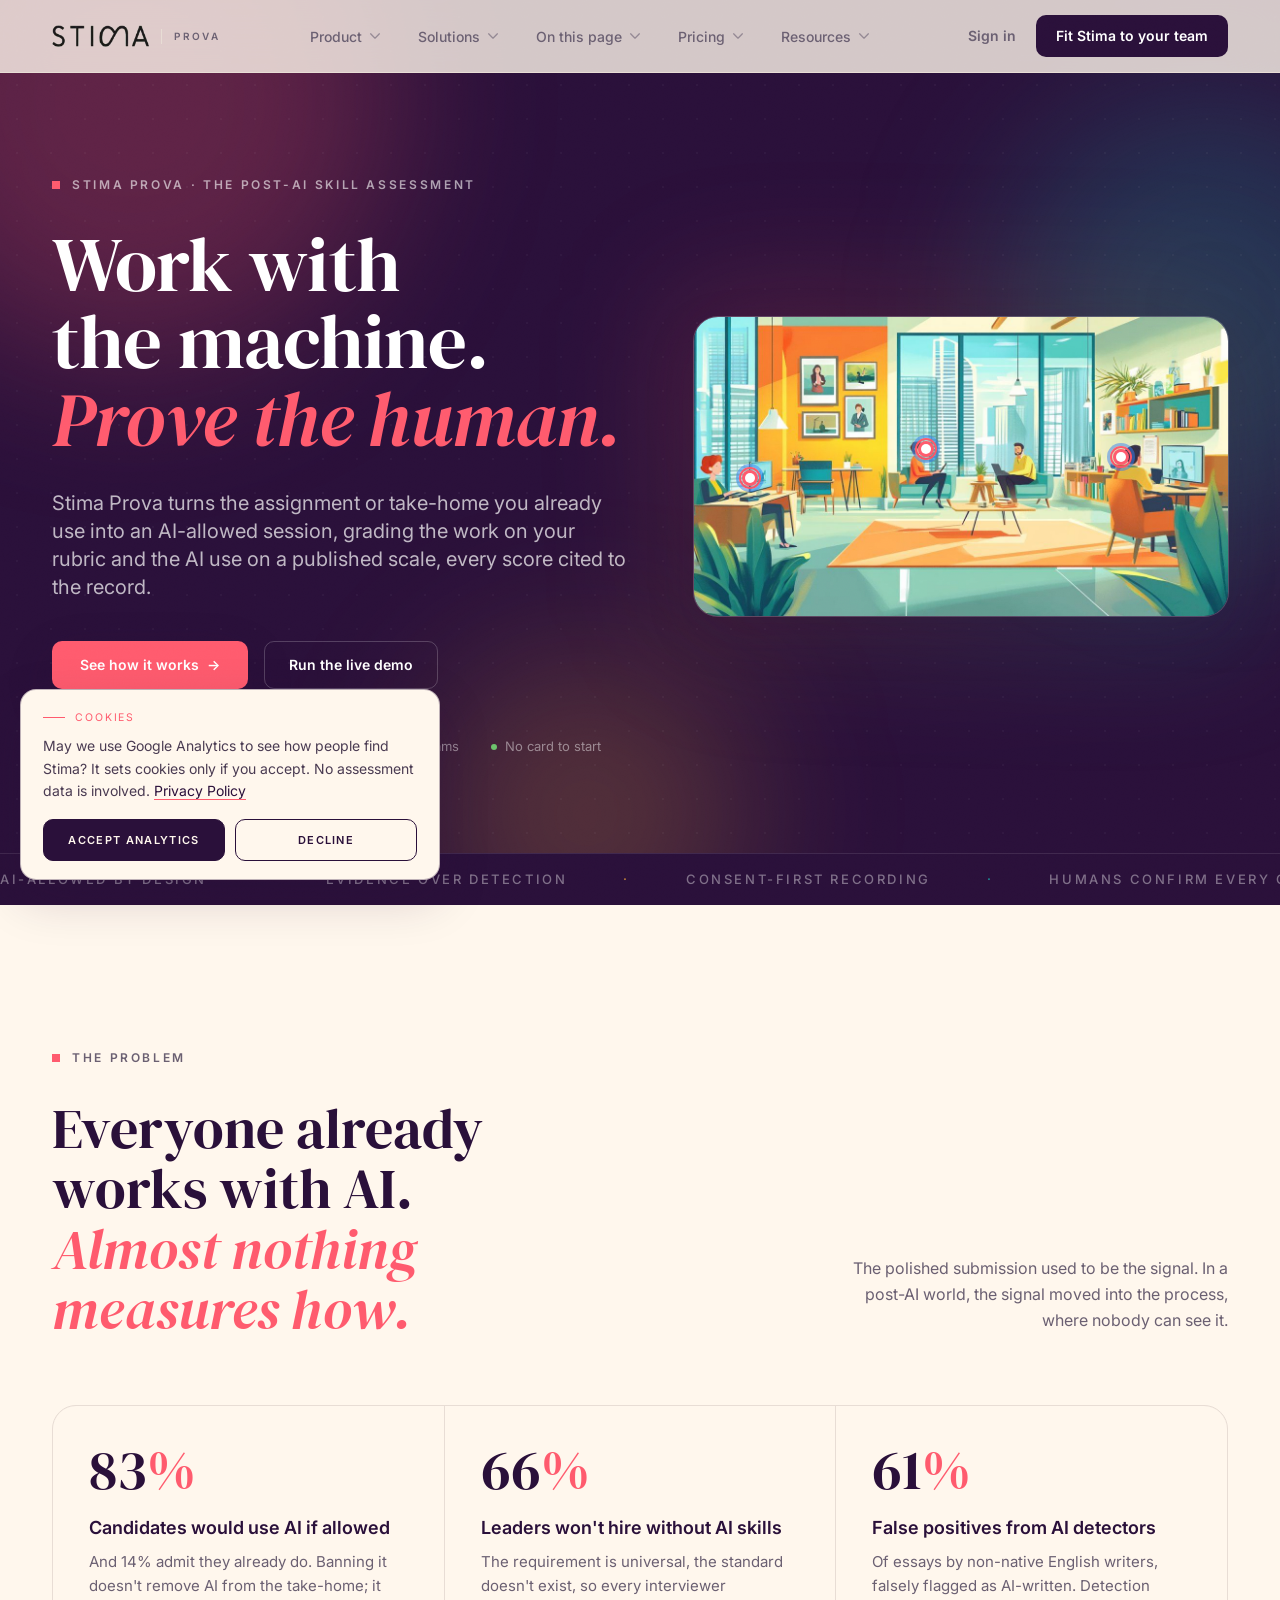
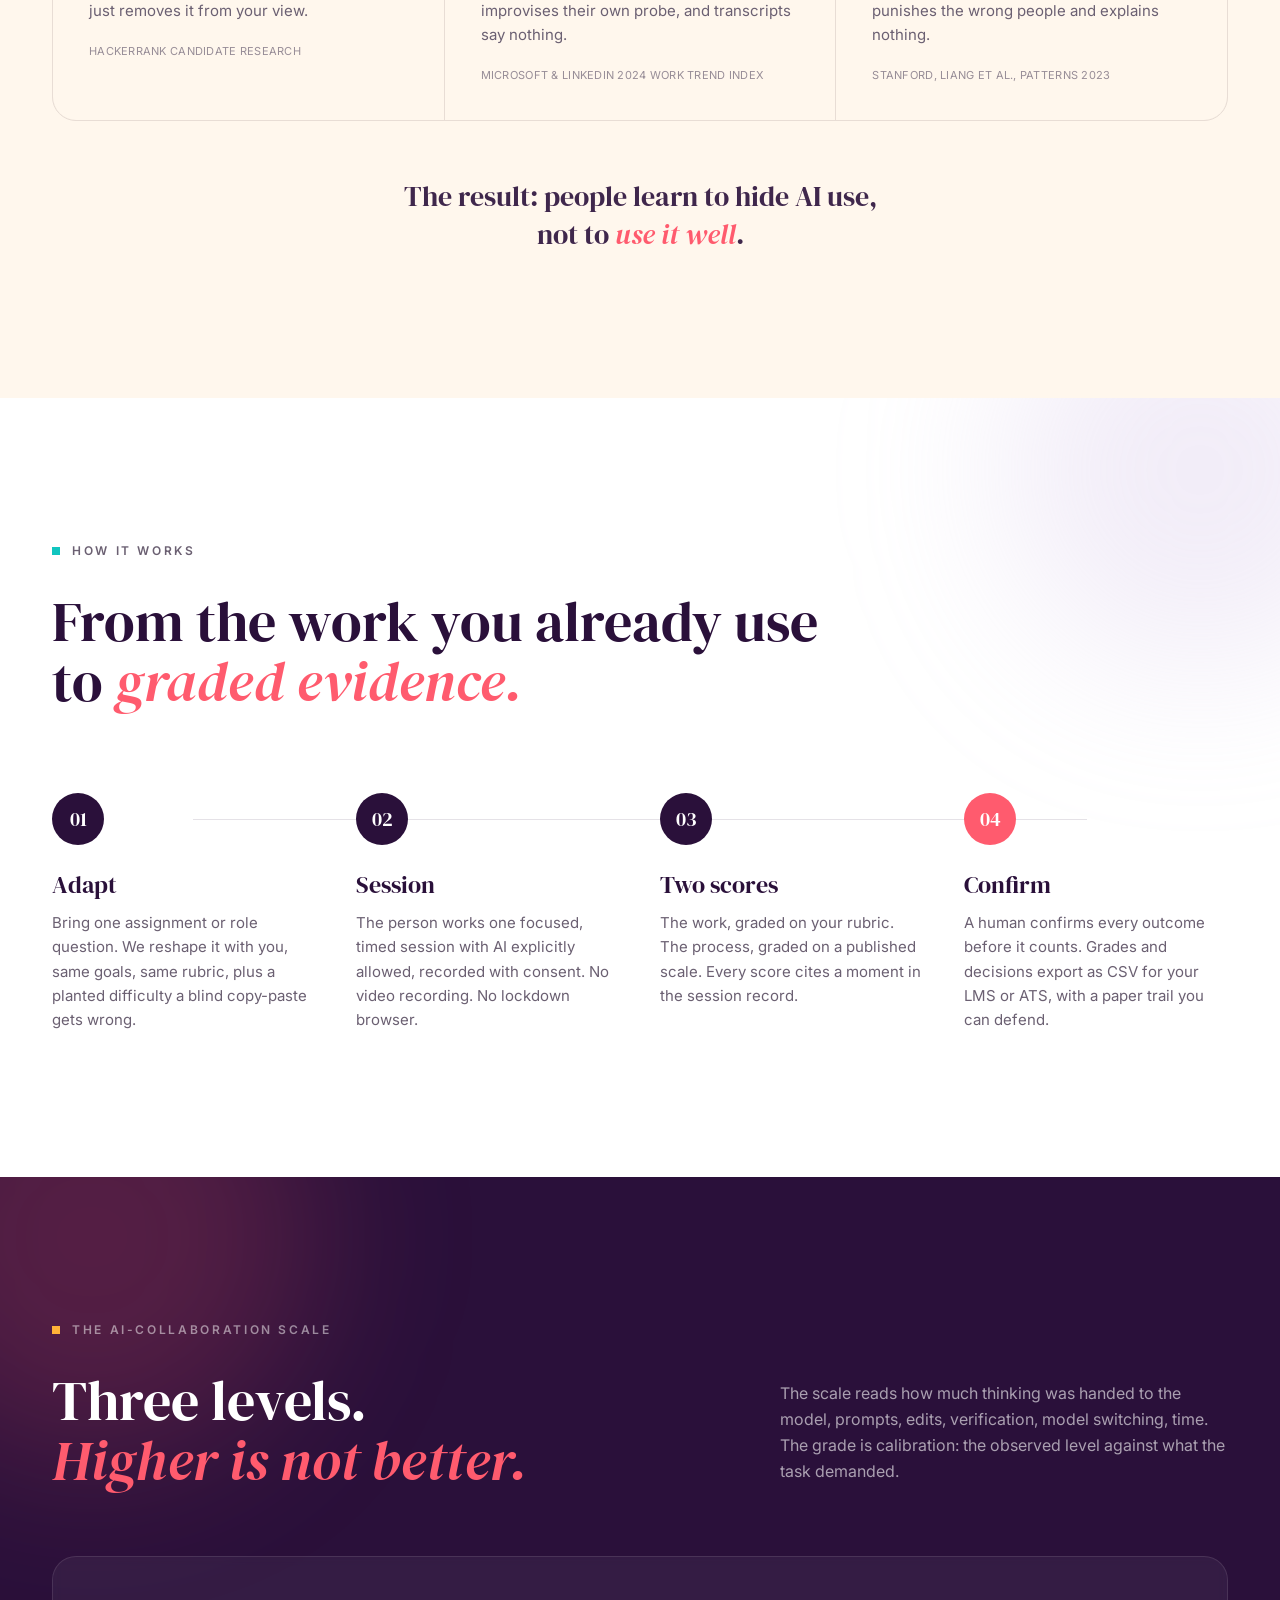
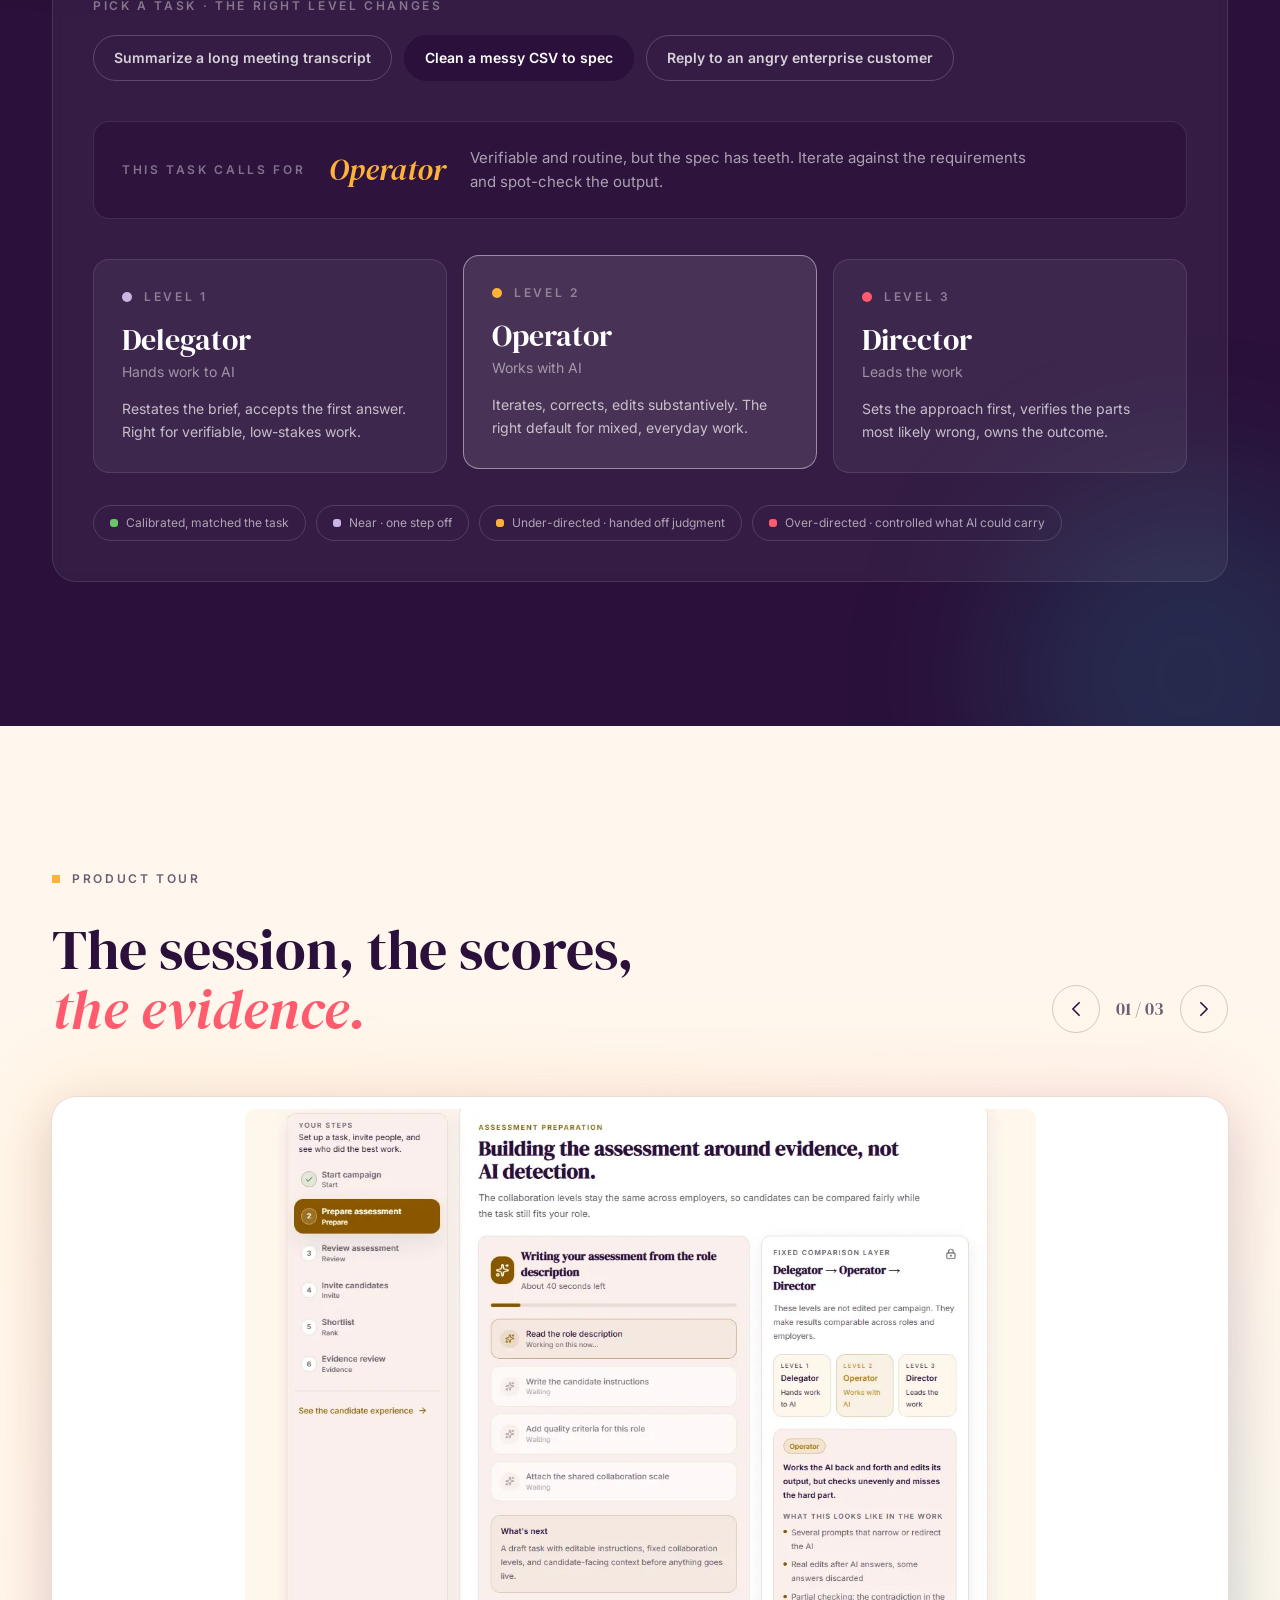
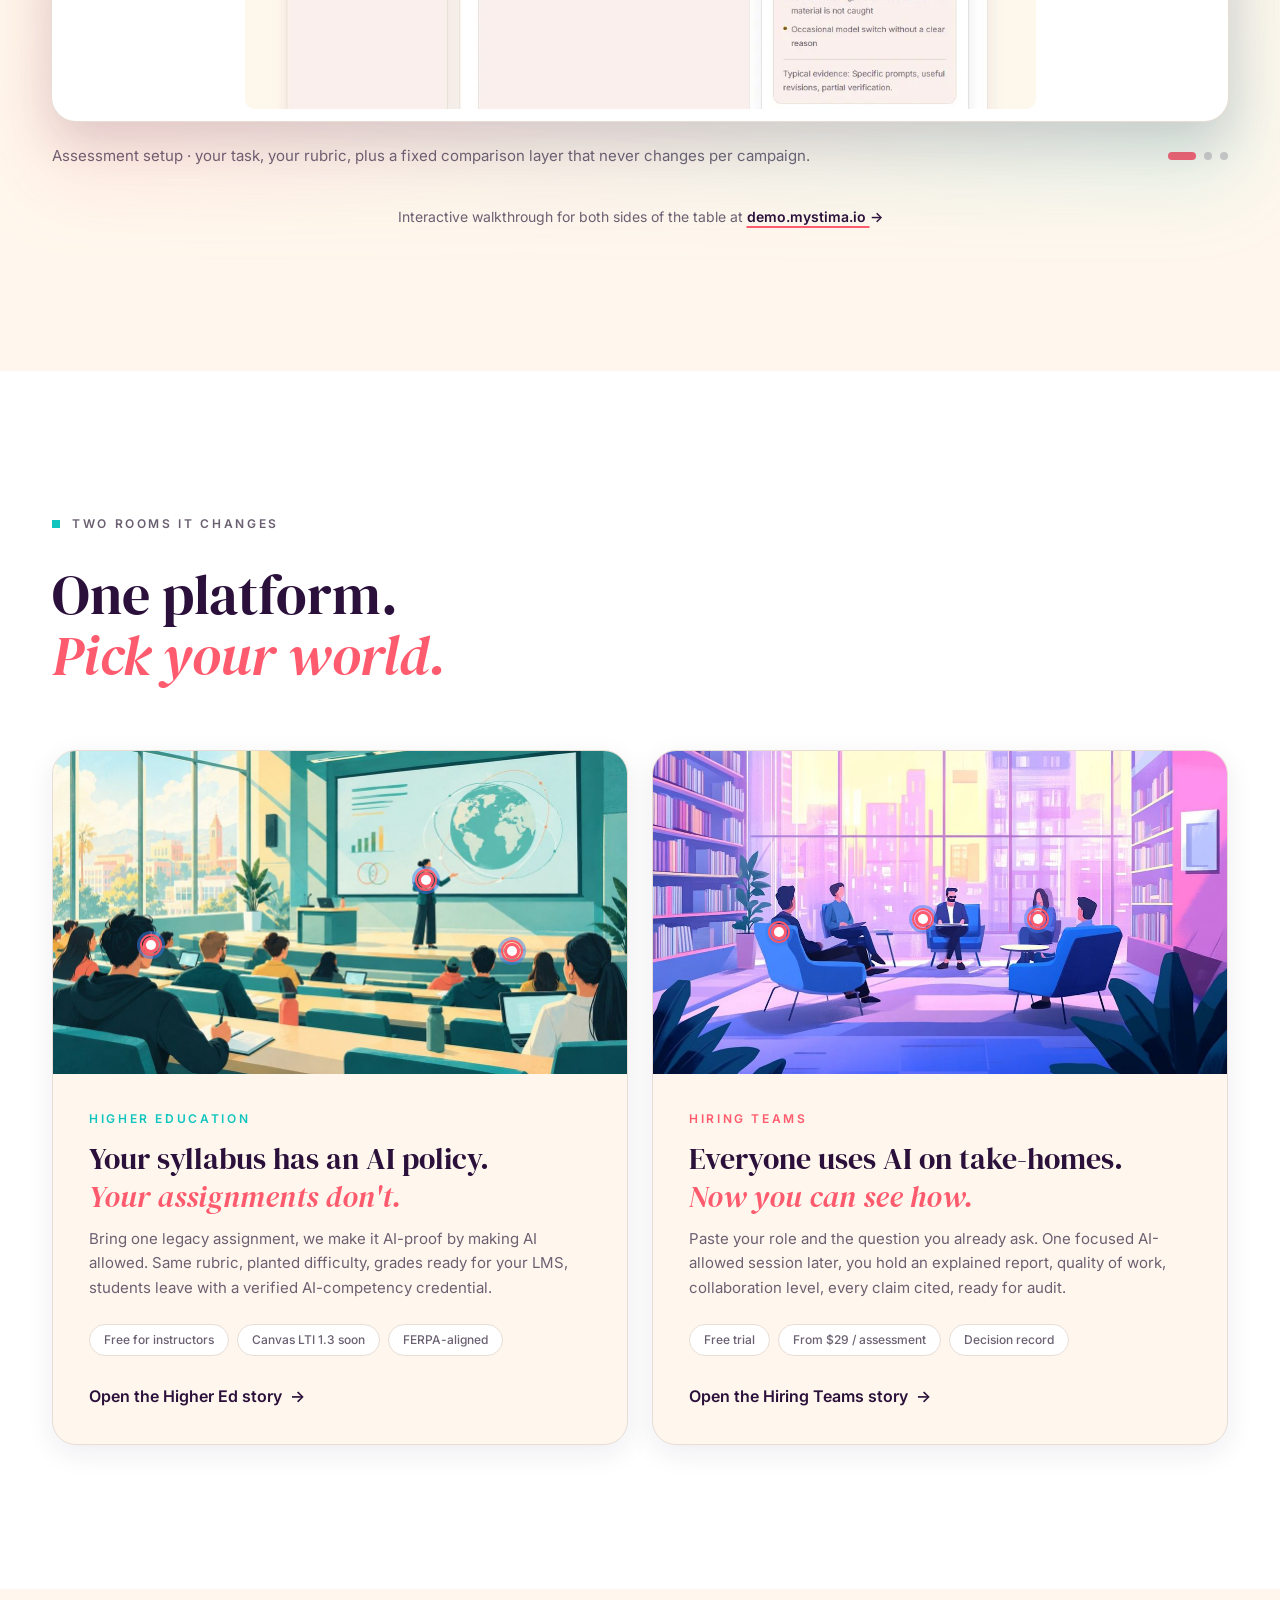
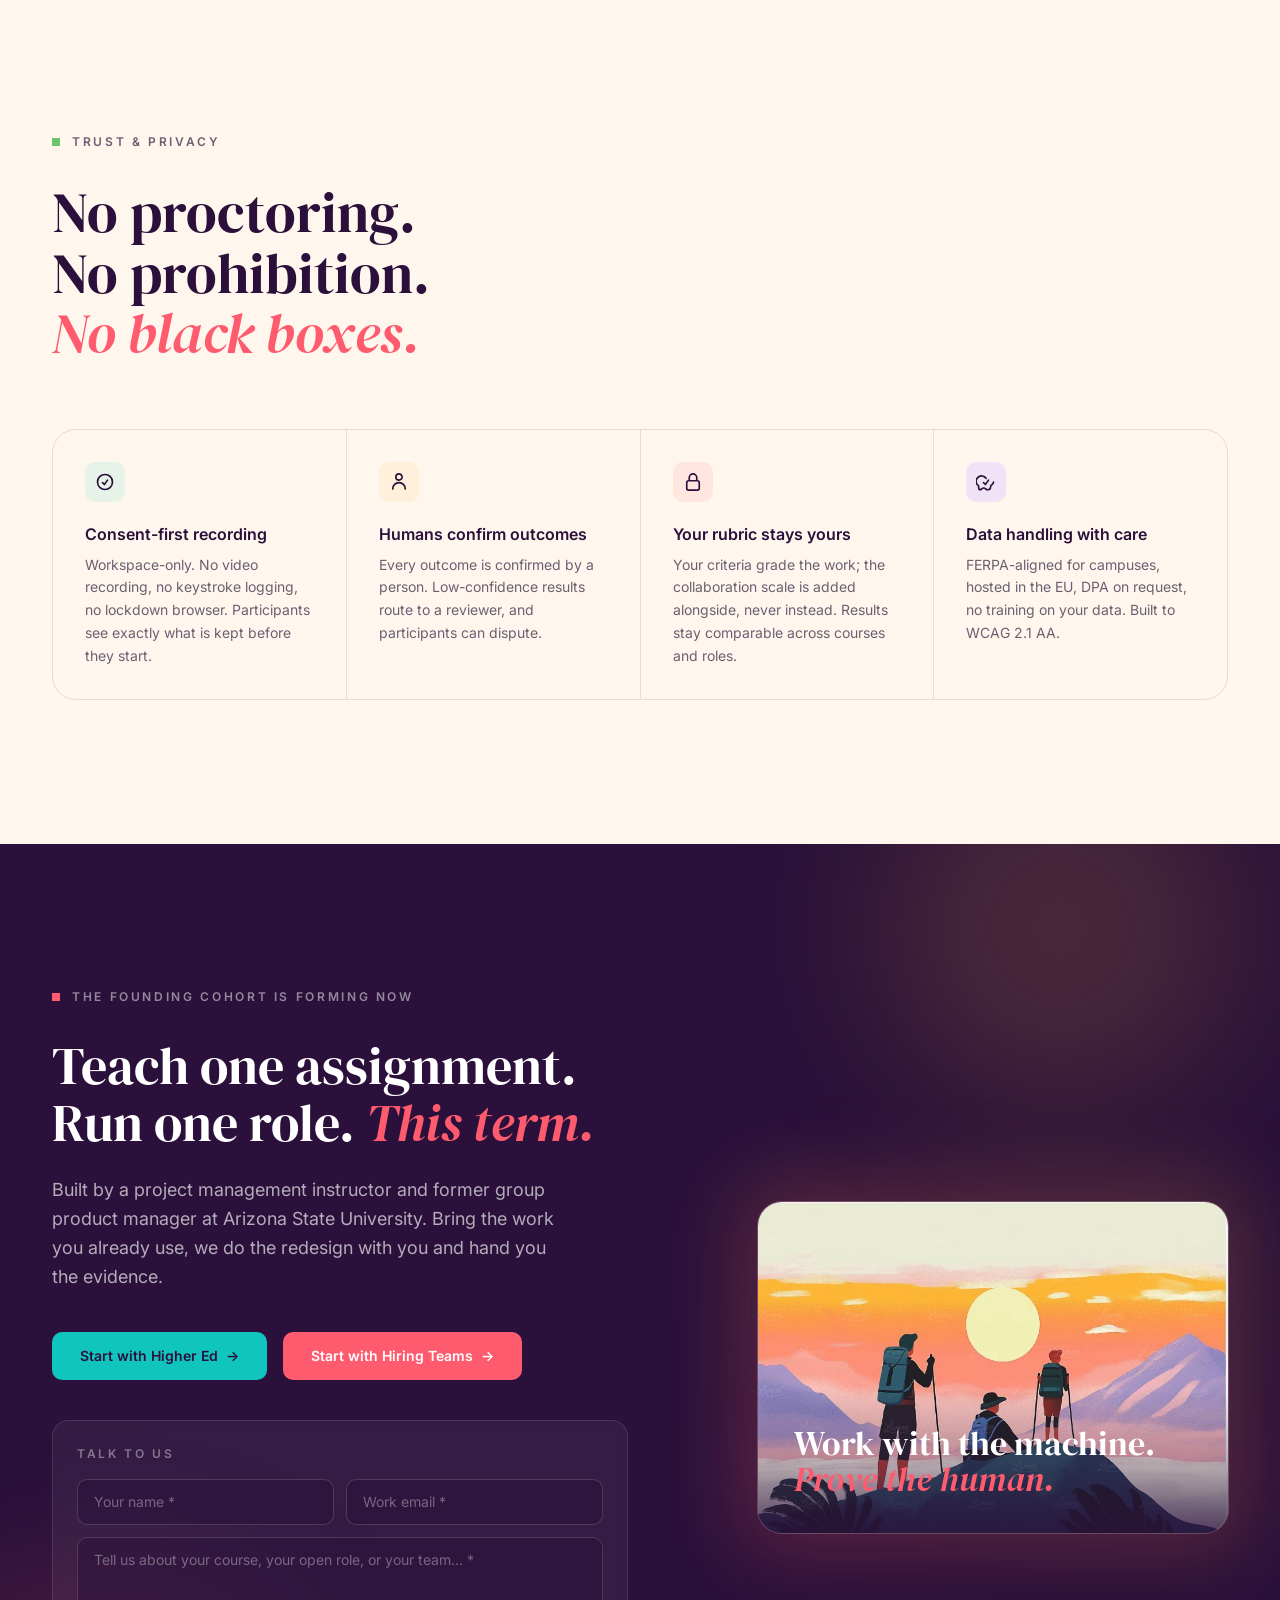
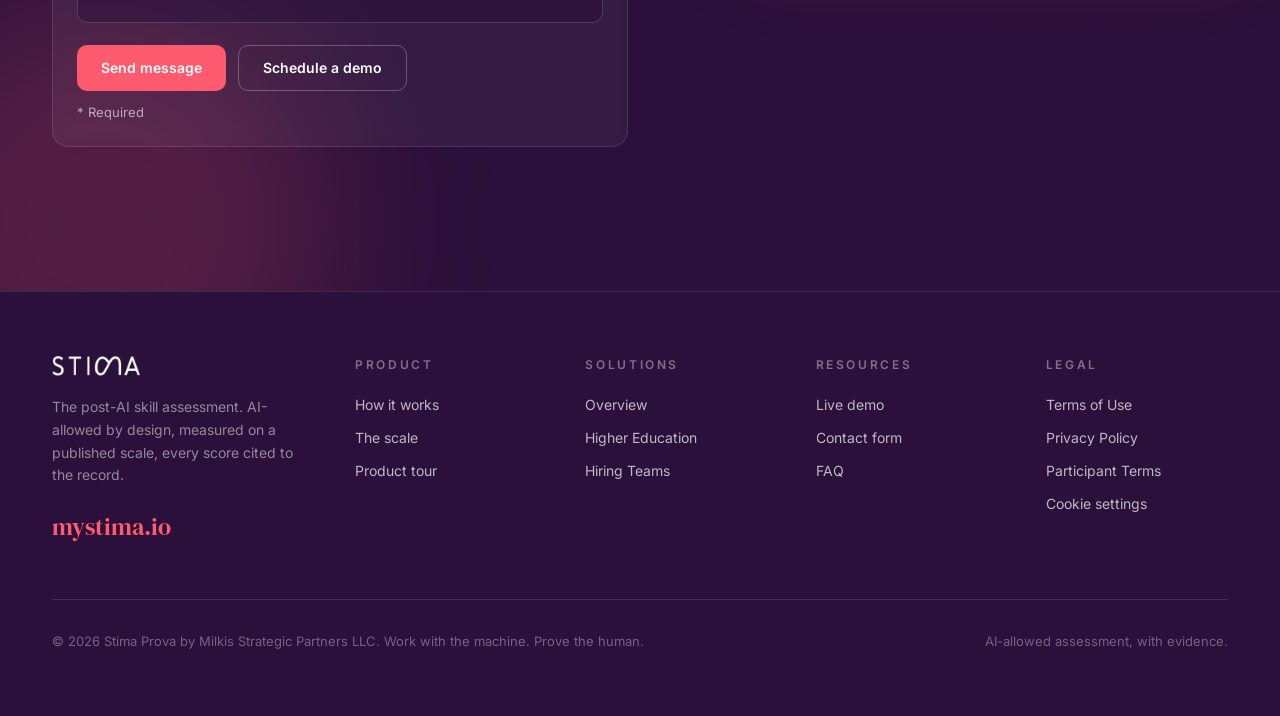
<file: index.html>
<!DOCTYPE html>
<html lang="en" class="scroll-smooth">
<head>
<!-- Imported from milkis-reckless-18/stima-prova-site@033ed39 by tools/prova_import.py; edit there or in the script. -->
<script src="/consent.js"></script>
<meta charset="UTF-8">
<meta name="viewport" content="width=device-width, initial-scale=1.0">
<title>Stima Prova · The post-AI skill assessment</title>
<meta name="description" content="Stima Prova turns the work people already do into AI-allowed sessions that produce two cited scores: the work on your rubric, the AI use on a published scale.">
<link rel="canonical" href="https://mystima.io/">
<meta property="og:type" content="website">
<meta property="og:site_name" content="Stima Prova">
<meta property="og:title" content="Stima Prova: Work with the machine. Prove the human.">
<meta property="og:description" content="Stima Prova turns the work people already do into AI-allowed sessions that produce two cited scores: the work on your rubric, the AI use on a published scale.">
<meta property="og:url" content="https://mystima.io/">
<meta property="og:image" content="https://mystima.io/img/prova/ad3ac03bf518.jpg">
<meta name="twitter:card" content="summary_large_image">
<link rel="preconnect" href="https://fonts.googleapis.com">
<link rel="preconnect" href="https://fonts.gstatic.com" crossorigin>
<link href="https://fonts.googleapis.com/css2?family=DM+Serif+Display:ital@0;1&family=Inter:wght@400;500;600;700&display=swap" rel="stylesheet">
<link rel="stylesheet" href="/prova.css">
<link rel="stylesheet" href="/legal.css">
<style>
  html { scroll-behavior: smooth; }
  body { background:#FFF7ED; color:#2A103A; -webkit-font-smoothing:antialiased; overflow-x:hidden; }
  ::selection { background:#FF5B6E; color:#fff; }
  :focus-visible { outline:2px solid #11C5BF; outline-offset:3px; border-radius:4px; }

  .eyebrow { font-size:12px; font-weight:600; letter-spacing:.22em; text-transform:uppercase; }
  .accent { color:#FF5B6E; font-style:italic; }
  .hairline { height:1px; background:rgba(42,16,58,.12); }
  .hairline-w { height:1px; background:rgba(255,255,255,.12); }

  /* grain */
  .grain { position:fixed; inset:0; z-index:70; pointer-events:none; opacity:.05; mix-blend-mode:overlay;
    background-image:url("data:image/svg+xml,%3Csvg xmlns='http://www.w3.org/2000/svg' width='140' height='140'%3E%3Cfilter id='n'%3E%3CfeTurbulence type='fractalNoise' baseFrequency='0.85' numOctaves='2'/%3E%3C/filter%3E%3Crect width='140' height='140' filter='url(%23n)' opacity='0.6'/%3E%3C/svg%3E"); }

  /* scroll progress */
  #progress { position:fixed; top:0; left:0; height:2px; width:0%; background:linear-gradient(90deg,#FF5B6E,#FFB238,#11C5BF); z-index:80; }

  /* reveal (JS-driven, with hard fallback) */
  .reveal { opacity:0; transform:translateY(24px); transition:opacity .8s cubic-bezier(.16,1,.3,1), transform .8s cubic-bezier(.16,1,.3,1); }
  .reveal.in { opacity:1; transform:translateY(0); }
  .d1{transition-delay:.08s} .d2{transition-delay:.16s} .d3{transition-delay:.24s} .d4{transition-delay:.32s}

  /* orbs */
  .glow { position:absolute; border-radius:50%; filter:blur(80px); pointer-events:none; }

  /* nav dropdown */
  .drop { opacity:0; visibility:hidden; transform:translateY(10px); transition:opacity .28s ease, transform .28s ease, visibility .28s; }
  .has-drop:hover .drop, .has-drop:focus-within .drop, .has-drop.open .drop { opacity:1; visibility:visible; transform:translateY(0); }
  .drop-item { transition:background .2s ease; }
  .drop-item:hover { background:rgba(42,16,58,.04); }

  /* lift */
  .lift { transition:transform .4s cubic-bezier(.16,1,.3,1), box-shadow .4s cubic-bezier(.16,1,.3,1); }
  .lift:hover { transform:translateY(-6px); box-shadow:0 18px 50px rgba(42,16,58,.14); }

  /* float */
  @keyframes floaty { 0%,100%{transform:translateY(0)} 50%{transform:translateY(-10px)} }
  .floaty { animation:floaty 6s ease-in-out infinite; }
  .floaty.f2 { animation-duration:7.4s; animation-delay:-2s; }
  .floaty.f3 { animation-duration:5.4s; animation-delay:-1s; }

  /* marquee */
  .marquee-track { display:flex; gap:3.5rem; width:max-content; animation:marquee 30s linear infinite; }
  @keyframes marquee { to { transform:translateX(-50%); } }

  /* carousel */
  #track { display:flex; transition:transform .65s cubic-bezier(.16,1,.3,1); }
  .slide { min-width:100%; }
  .car-btn { transition:all .25s ease; }
  .car-btn:hover { background:#2A103A; color:#fff; }
  .car-dot { transition:all .3s ease; }
  .car-dot.active { width:28px; background:#FF5B6E; }

  /* scale widget */
  .task-btn { transition:all .25s ease; }
  .task-btn.active { background:#2A103A; color:#fff; border-color:#2A103A; }
  .level-card { transition:all .4s cubic-bezier(.16,1,.3,1); }
  .level-card.active { background:rgba(255,255,255,.10); border-color:rgba(255,255,255,.45); transform:translateY(-4px); }
  .fade-swap { animation:fadeSwap .45s cubic-bezier(.16,1,.3,1); }
  @keyframes fadeSwap { from{opacity:0; transform:translateY(8px)} to{opacity:1; transform:none} }

  /* tilt */
  .tilt { transform-style:preserve-3d; transition:transform .5s cubic-bezier(.16,1,.3,1); will-change:transform; }

  /* arrow links */
  .arrow-link .arr { display:inline-block; transition:transform .3s cubic-bezier(.16,1,.3,1); }
  .arrow-link:hover .arr { transform:translateX(6px); }



  /* evidence hotspots */
  .hotspot { position:absolute; width:22px; height:22px; transform:translate(-50%,-50%); cursor:pointer; background:none; border:0; padding:0; z-index:5; }
  .hotspot::before { content:''; position:absolute; inset:-36px; border-radius:50%; }
  .hotspot .dot { position:absolute; inset:6px; background:#fff; border-radius:50%; box-shadow:0 0 0 3px #FF5B6E, 0 2px 8px rgba(42,16,58,.4); }
  .hotspot .ring { position:absolute; inset:0; border-radius:50%; border:2px solid #FF5B6E; animation:ping 2.2s cubic-bezier(0,0,.2,1) infinite; }
  @keyframes ping { 0%{transform:scale(.55); opacity:.9;} 100%{transform:scale(2.3); opacity:0;} }
  .hotspot .tip { position:absolute; bottom:calc(100% + 14px); left:50%; transform:translate(-50%,6px); width:225px; background:#fff; color:#2A103A; border-radius:12px; padding:10px 13px 11px; text-align:left; box-shadow:0 12px 30px rgba(42,16,58,.30); opacity:0; transition:opacity .25s ease, transform .25s cubic-bezier(.16,1,.3,1); pointer-events:none; }
  .hotspot .tip .t-title { display:block; font:600 12.5px/1.35 Inter,Arial,sans-serif; margin-bottom:3px; }
  .hotspot .tip .t-ctx { display:block; font:400 11.5px/1.5 Inter,Arial,sans-serif; color:#6B6072; }
  .hotspot .tip::after { content:''; position:absolute; top:100%; left:50%; transform:translateX(-50%); border:5px solid transparent; border-top-color:#fff; }
  .hotspot:hover .tip, .hotspot:focus-visible .tip { opacity:1; transform:translate(-50%,0); }
  @media (prefers-reduced-motion: reduce) { .hotspot .ring { animation:none; } }

  @media (prefers-reduced-motion: reduce) {
    html { scroll-behavior:auto; }
    .reveal { transition:none; opacity:1; transform:none; }
    .floaty, .marquee-track { animation:none; }
  }
</style>
<!-- site-meta: icons and JSON-LD for search engines and AI crawlers, written by tools/site_meta.py -->
<link rel="icon" href="/favicon.ico" sizes="32x32">
<link rel="icon" href="/favicon.svg" type="image/svg+xml">
<link rel="apple-touch-icon" href="/apple-touch-icon.png">
<script type="application/ld+json" id="site-meta">
{"@context":"https://schema.org","@graph":[
{"@type":"WebPage","@id":"https://mystima.io/#webpage","url":"https://mystima.io/","name":"Stima Prova · The post-AI skill assessment","description":"Stima Prova turns the work people already do into AI-allowed sessions that produce two cited scores: the work on your rubric, the AI use on a published scale.","isPartOf":{"@id":"https://mystima.io/#website"},"about":{"@id":"https://mystima.io/#software"},"inLanguage":"en","primaryImageOfPage":{"@type":"ImageObject","@id":"https://mystima.io/#primaryimage","url":"https://mystima.io/img/prova/ad3ac03bf518.jpg","contentUrl":"https://mystima.io/img/prova/ad3ac03bf518.jpg"},"mentions":{"@id":"https://mystima.io/rubric#scale"}},
{"@type":"Organization","@id":"https://mystima.io/#organization","name":"Stima Prova","alternateName":"Stima","legalName":"Milkis Strategic Partners LLC","url":"https://mystima.io/","logo":{"@type":"ImageObject","@id":"https://mystima.io/#logo","url":"https://mystima.io/img/stima-logo-512.png","contentUrl":"https://mystima.io/img/stima-logo-512.png","width":512,"height":512,"caption":"Stima Prova"},"image":{"@id":"https://mystima.io/#logo"},"email":"info@mystima.io","contactPoint":{"@type":"ContactPoint","contactType":"customer support","email":"info@mystima.io","url":"https://mystima.io/#contact"},"description":"Milkis Strategic Partners LLC, an Arizona limited liability company trading as Stima, operates Stima Prova, the post-AI skill assessment for hiring teams and higher education, at mystima.io.","disambiguatingDescription":"Stima Prova is skill-assessment software for hiring teams and higher education at mystima.io, run by Milkis Strategic Partners LLC, an Arizona limited liability company. It is not accounting, tax or invoicing software.","knowsAbout":["Post-AI skill assessment","AI-allowed assessment"]},
{"@type":"WebSite","@id":"https://mystima.io/#website","url":"https://mystima.io/","name":"Stima Prova","alternateName":["Stima","mystima.io"],"description":"The post-AI skill assessment. AI-allowed by design, measured on a published scale, every score cited to the record.","publisher":{"@id":"https://mystima.io/#organization"},"inLanguage":"en"},
{"@type":"WebApplication","@id":"https://mystima.io/#software","name":"Stima Prova","alternateName":"Stima","url":"https://mystima.io/","description":"Stima Prova turns the assignment or take-home that a hiring team or an instructor already uses into an AI-allowed session, grading the work on the customer's rubric and the AI use on a published scale, every score cited to the record.","disambiguatingDescription":"Stima Prova is skill-assessment software for hiring teams and higher education at mystima.io, run by Milkis Strategic Partners LLC, an Arizona limited liability company. It is not accounting, tax or invoicing software.","applicationCategory":"BusinessApplication","applicationSubCategory":"Post-AI skill assessment","operatingSystem":"Web browser","featureList":["Builds the task from the assignment, take-home or role description you already use, plus a planted difficulty a blind copy-paste gets wrong","One focused, timed work session with AI explicitly allowed, recorded with consent","Quality of the work: a 0–100 score on the deliverable, graded blind on your rubric","AI collaboration: Delegator, Operator or Director on a published scale, read against what the task needed","Every score cites a moment in the session record","A human confirms every outcome; participants can dispute","Workspace-only recording: no video recording, no keystroke logging, no lockdown browser","Grades and decisions export as CSV for your LMS or ATS","A verifiable credential (Open Badges 3.0) and a shareable result page for each assignment","Hosted in the EU"],"audience":[{"@type":"BusinessAudience","audienceType":"Hiring teams"},{"@type":"EducationalAudience","audienceType":"Higher education","educationalRole":"instructor"}],"inLanguage":"en","image":{"@id":"https://mystima.io/#logo"},"publisher":{"@id":"https://mystima.io/#organization"},"provider":{"@id":"https://mystima.io/#organization"}},
{"@type":"DefinedTermSet","@id":"https://mystima.io/rubric#scale","url":"https://mystima.io/rubric","name":"Stima collaboration rubric","alternateName":["The AI-collaboration scale","Delegator, Operator, Director scale"],"publisher":{"@id":"https://mystima.io/#organization"},"inLanguage":"en","hasDefinedTerm":[{"@type":"DefinedTerm","@id":"https://mystima.io/rubric#delegator","url":"https://mystima.io/rubric#delegator","name":"Delegator","inDefinedTermSet":{"@id":"https://mystima.io/rubric#scale"}},{"@type":"DefinedTerm","@id":"https://mystima.io/rubric#operator","url":"https://mystima.io/rubric#operator","name":"Operator","inDefinedTermSet":{"@id":"https://mystima.io/rubric#scale"}},{"@type":"DefinedTerm","@id":"https://mystima.io/rubric#director","url":"https://mystima.io/rubric#director","name":"Director","inDefinedTermSet":{"@id":"https://mystima.io/rubric#scale"}}]}
]}
</script>
<!-- /site-meta -->
</head>
<body class="font-sans" data-section="Overview">

<div class="grain"></div>
<div id="progress"></div>

<!-- ================= NAV ================= -->

<header class="fixed top-0 inset-x-0 z-50 bg-cream/80 backdrop-blur-xl border-b border-divider">
  <div class="mx-auto max-w-[1240px] px-6 lg:px-8 h-[72px] flex items-center justify-between gap-6">
    <a href="/" class="flex items-center shrink-0" aria-label="Stima Prova home">
      <img src="/img/prova/4a07710ea23d.png" alt="STIMA" class="h-[22px] w-auto">
      <span class="ml-3 hidden sm:inline text-[10px] font-semibold tracking-[0.24em] uppercase text-muted border-l border-divider pl-3">Prova</span>
    </a>
    <nav class="hidden lg:flex items-center gap-1 whitespace-nowrap text-[14px] font-medium" aria-label="Primary">
      <div class="has-drop relative">
        <button class="nav-btn px-4 py-2 rounded-sm2 text-muted hover:text-plum transition-colors inline-flex items-center gap-1.5" aria-haspopup="true">Product
          <svg class="w-3.5 h-3.5 opacity-60" fill="none" stroke="currentColor" stroke-width="2.2" viewBox="0 0 24 24"><path stroke-linecap="round" stroke-linejoin="round" d="M19.5 8.25l-7.5 7.5-7.5-7.5"/></svg></button>
        <div class="drop absolute left-0 top-full pt-3 w-[320px]">
          <div class="bg-white rounded-md2 shadow-float border border-divider p-2">
            <a href="/#how" class="drop-item flex flex-col gap-0.5 px-4 py-3 rounded-sm2"><span class="font-semibold text-plum">How it works</span><span class="text-[13px] text-muted">Four steps from your task to cited evidence</span></a>
            <a href="/#scale" class="drop-item flex flex-col gap-0.5 px-4 py-3 rounded-sm2"><span class="font-semibold text-plum">The AI-collaboration scale</span><span class="text-[13px] text-muted">Delegator, Operator, Director</span></a>
            <a href="/#proof" class="drop-item flex flex-col gap-0.5 px-4 py-3 rounded-sm2"><span class="font-semibold text-plum">Product tour</span><span class="text-[13px] text-muted">Screens from the real assessment flow</span></a>
            <a href="/#trust" class="drop-item flex flex-col gap-0.5 px-4 py-3 rounded-sm2"><span class="font-semibold text-plum">Trust &amp; privacy</span><span class="text-[13px] text-muted">Consent-first recording, humans confirm outcomes</span></a>
          </div>
        </div>
      </div>
      <div class="has-drop relative">
        <button class="nav-btn px-4 py-2 rounded-sm2 text-muted hover:text-plum transition-colors inline-flex items-center gap-1.5" aria-haspopup="true">Solutions
          <svg class="w-3.5 h-3.5 opacity-60" fill="none" stroke="currentColor" stroke-width="2.2" viewBox="0 0 24 24"><path stroke-linecap="round" stroke-linejoin="round" d="M19.5 8.25l-7.5 7.5-7.5-7.5"/></svg></button>
        <div class="drop absolute left-0 top-full pt-3 w-[320px]">
          <div class="bg-white rounded-md2 shadow-float border border-divider p-2">
            <a href="/higher-ed" class="drop-item flex flex-col gap-0.5 px-4 py-3 rounded-sm2"><span class="font-semibold text-plum">For Higher Education</span><span class="text-[13px] text-muted">AI-allowed coursework, measured</span></a>
            <a href="/hiring-teams" class="drop-item flex flex-col gap-0.5 px-4 py-3 rounded-sm2"><span class="font-semibold text-plum">For Hiring Teams</span><span class="text-[13px] text-muted">AI-allowed take-homes, with evidence</span></a>
          </div>
        </div>
      </div>
      <div class="has-drop relative">
        <button class="nav-btn px-4 py-2 rounded-sm2 text-muted hover:text-plum transition-colors inline-flex items-center gap-1.5" aria-haspopup="true">On this page
          <svg class="w-3.5 h-3.5 opacity-60" fill="none" stroke="currentColor" stroke-width="2.2" viewBox="0 0 24 24"><path stroke-linecap="round" stroke-linejoin="round" d="M19.5 8.25l-7.5 7.5-7.5-7.5"/></svg></button>
        <div class="drop absolute left-0 top-full pt-3 w-[240px]">
          <div class="bg-white rounded-md2 shadow-float border border-divider p-2">
            <a href="#problem" class="drop-item flex flex-col gap-0.5 px-4 py-3 rounded-sm2"><span class="font-semibold text-plum">The problem</span></a>
            <a href="#how" class="drop-item flex flex-col gap-0.5 px-4 py-3 rounded-sm2"><span class="font-semibold text-plum">How it works</span></a>
            <a href="#scale" class="drop-item flex flex-col gap-0.5 px-4 py-3 rounded-sm2"><span class="font-semibold text-plum">The AI-collaboration scale</span></a>
            <a href="#proof" class="drop-item flex flex-col gap-0.5 px-4 py-3 rounded-sm2"><span class="font-semibold text-plum">Product tour</span></a>
            <a href="#trust" class="drop-item flex flex-col gap-0.5 px-4 py-3 rounded-sm2"><span class="font-semibold text-plum">Trust & privacy</span></a>
            <a href="#contact" class="drop-item flex flex-col gap-0.5 px-4 py-3 rounded-sm2"><span class="font-semibold text-plum">Contact</span></a>
          </div>
        </div>
      </div>
      <div class="has-drop relative">
        <button class="nav-btn px-4 py-2 rounded-sm2 text-muted hover:text-plum transition-colors inline-flex items-center gap-1.5" aria-haspopup="true">Pricing
          <svg class="w-3.5 h-3.5 opacity-60" fill="none" stroke="currentColor" stroke-width="2.2" viewBox="0 0 24 24"><path stroke-linecap="round" stroke-linejoin="round" d="M19.5 8.25l-7.5 7.5-7.5-7.5"/></svg></button>
        <div class="drop absolute left-0 top-full pt-3 w-[300px]">
          <div class="bg-white rounded-md2 shadow-float border border-divider p-2">
            <a href="/hiring-teams#pricing" class="drop-item flex flex-col gap-0.5 px-4 py-3 rounded-sm2"><span class="font-semibold text-plum">For Hiring Teams</span><span class="text-[13px] text-muted">Free trial, then from $29 per assessment</span></a>
            <a href="/higher-ed#pricing" class="drop-item flex flex-col gap-0.5 px-4 py-3 rounded-sm2"><span class="font-semibold text-plum">For Higher Education</span><span class="text-[13px] text-muted">Free for instructors, campus plans per student</span></a>
          </div>
        </div>
      </div>
      <div class="has-drop relative">
        <button class="nav-btn px-4 py-2 rounded-sm2 text-muted hover:text-plum transition-colors inline-flex items-center gap-1.5" aria-haspopup="true">Resources
          <svg class="w-3.5 h-3.5 opacity-60" fill="none" stroke="currentColor" stroke-width="2.2" viewBox="0 0 24 24"><path stroke-linecap="round" stroke-linejoin="round" d="M19.5 8.25l-7.5 7.5-7.5-7.5"/></svg></button>
        <div class="drop absolute right-0 top-full pt-3 w-[300px]">
          <div class="bg-white rounded-md2 shadow-float border border-divider p-2">
            <a href="https://demo.mystima.io/" target="_blank" rel="noopener" class="drop-item flex flex-col gap-0.5 px-4 py-3 rounded-sm2"><span class="font-semibold text-plum">Live demo</span><span class="text-[13px] text-muted">demo.mystima.io · walk both sides</span></a>
            <a href="https://calendly.com/mariannamilkis/30-min" target="_blank" rel="noopener" class="drop-item flex flex-col gap-0.5 px-4 py-3 rounded-sm2"><span class="font-semibold text-plum">Schedule a demo</span><span class="text-[13px] text-muted">30 minutes with the founder</span></a>
            <a href="#contact" class="drop-item flex flex-col gap-0.5 px-4 py-3 rounded-sm2"><span class="font-semibold text-plum">Contact</span><span class="text-[13px] text-muted">Tell us about your course or role</span></a>
            <a href="/login" class="drop-item flex flex-col gap-0.5 px-4 py-3 rounded-sm2"><span class="font-semibold text-plum">Sign in</span><span class="text-[13px] text-muted">Your campaigns and results</span></a>
          </div>
        </div>
      </div>
    </nav>
    <div class="flex items-center gap-3">
      <a href="/login" class="hidden min-[1100px]:inline-flex items-center whitespace-nowrap text-sm font-semibold text-muted hover:text-plum px-2 h-[42px] transition-colors">Sign in</a>
      <a href="https://calendly.com/mariannamilkis/30-min" target="_blank" rel="noopener" class="hidden sm:inline-flex items-center gap-2 whitespace-nowrap text-sm font-semibold px-5 h-[42px] rounded-sm2 bg-plum text-white hover:bg-coral transition-colors">Fit Stima to your team</a>
      <button id="menuBtn" class="lg:hidden w-[42px] h-[42px] rounded-sm2 border border-divider flex items-center justify-center" aria-label="Menu" aria-expanded="false">
        <svg class="w-5 h-5" fill="none" stroke="currentColor" stroke-width="2" viewBox="0 0 24 24"><path stroke-linecap="round" d="M4 7h16M4 12h16M4 17h16"/></svg>
      </button>
    </div>
  </div>
  <div id="mobileMenu" class="lg:hidden hidden border-t border-divider bg-cream px-6 py-6 space-y-5 text-[15px] font-medium">
    <div><p class="eyebrow text-muted mb-3">On this page</p><div class="space-y-3 pl-1">
      <a href="#problem" class="block text-plum">The problem</a>
      <a href="#how" class="block text-plum">How it works</a>
      <a href="#scale" class="block text-plum">The AI-collaboration scale</a>
      <a href="#proof" class="block text-plum">Product tour</a>
      <a href="#trust" class="block text-plum">Trust & privacy</a>
      <a href="#contact" class="block text-plum">Contact</a>
    </div></div>
    <div><p class="eyebrow text-muted mb-3">Solutions</p><div class="space-y-3 pl-1">
      <a href="/higher-ed" class="block text-plum">For Higher Education</a>
      <a href="/hiring-teams" class="block text-plum">For Hiring Teams</a>
    </div></div>
    <div><p class="eyebrow text-muted mb-3">Resources</p><div class="space-y-3 pl-1">
      <a href="https://demo.mystima.io/" target="_blank" rel="noopener" class="block text-plum">Live demo</a>
      <a href="/login" class="block text-plum">Sign in</a>
      <a href="/terms/#terms-of-use" data-legal="terms-of-use" class="block text-plum">Terms of Use</a>
      <a href="/terms/#privacy" data-legal="privacy" class="block text-plum">Privacy Policy</a>
    </div></div>
    <a href="https://calendly.com/mariannamilkis/30-min" target="_blank" rel="noopener" class="inline-flex items-center justify-center w-full h-[46px] rounded-sm2 bg-plum text-white font-semibold">Fit Stima to your team</a>
  </div>
</header>

<!-- ================= HERO ================= -->
<section id="top" class="relative overflow-hidden bg-plum text-white">
  <div class="glow w-[520px] h-[520px] bg-coral/25 -top-40 -left-32"></div>
  <div class="glow w-[420px] h-[420px] bg-aqua/20 top-24 right-[-140px]"></div>
  <div class="glow w-[320px] h-[320px] bg-mango/20 bottom-[-120px] left-1/3"></div>
  <div class="absolute inset-0 opacity-[0.05]" style="background-image:radial-gradient(rgba(255,255,255,.7) 1px, transparent 1px); background-size:34px 34px;"></div>

  <div class="relative mx-auto max-w-[1240px] px-6 lg:px-8 pt-40 lg:pt-44 pb-24 grid gap-16 lg:grid-cols-[1.04fr_.96fr] lg:items-center">
    <div>
      <div class="reveal in flex items-center gap-3 mb-8">
        <span class="w-2 h-2 bg-coral"></span>
        <span class="eyebrow text-white/60">Stima Prova · The post-AI skill assessment</span>
      </div>
      <h1 class="reveal in d1 font-serif text-[46px] leading-[1.04] sm:text-7xl lg:text-[80px] lg:leading-[1.0] tracking-[-0.01em]"><span class="block">Work with the machine.</span><span class="block"><span class="accent">Prove the human.</span></span></h1>
      <p class="reveal in d2 mt-8 max-w-xl text-lg lg:text-xl leading-relaxed text-white/70">
        Stima Prova turns the assignment or take-home you already use into an AI-allowed session, grading the work on your rubric and the AI use on a published scale, every score cited to the record.
      </p>
      <div class="reveal in d3 mt-10 flex flex-wrap items-center gap-4">
        <a href="#how" class="arrow-link inline-flex items-center gap-2 bg-coral text-white font-semibold text-sm px-7 h-[48px] rounded-sm2 hover:bg-[#e84a5d] transition-colors shadow-float">
          See how it works <span class="arr">→</span>
        </a>
        <a href="https://demo.mystima.io/" target="_blank" rel="noopener" class="inline-flex items-center gap-2 text-sm font-semibold px-6 h-[48px] rounded-sm2 border border-white/20 text-white hover:bg-white/10 transition-colors">
          Run the live demo
        </a>
      </div>
      <div class="reveal in d4 mt-12 flex flex-wrap items-center gap-x-8 gap-y-3 text-[13px] text-white/45">
        <span class="inline-flex items-center gap-2"><span class="w-1.5 h-1.5 rounded-full bg-aqua"></span>Free for instructors</span>
        <span class="inline-flex items-center gap-2"><span class="w-1.5 h-1.5 rounded-full bg-mango"></span>From $29 per assessment for teams</span>
        <span class="inline-flex items-center gap-2"><span class="w-1.5 h-1.5 rounded-full bg-leaf"></span>No card to start</span>
      </div>
    </div>

    <!-- hero art -->
    <div class="relative" id="tiltWrap">
      <div class="absolute -inset-6 bg-gradient-to-br from-coral/20 via-mango/10 to-aqua/20 rounded-[36px] blur-3xl"></div>
      <div class="tilt relative" id="tiltCard">
        <img src="/img/prova/ad3ac03bf518.jpg" alt="Illustration of a team working with AI in a bright modern office" class="w-full rounded-lg2 shadow-float ring-1 ring-white/20" width="1100" height="619">
        <button class="hotspot" style="top:54%;left:10.5%" aria-label="The work, on your criteria"><span class="ring"></span><span class="dot"></span><span class="tip"><span class="t-title">The work, on your criteria</span><span class="t-ctx">The deliverable is graded blind on your rubric, separate from the process.</span></span></button>
        <button class="hotspot" style="top:44%;left:43.5%" aria-label="Every score cited"><span class="ring"></span><span class="dot"></span><span class="tip"><span class="t-title">Every score cited</span><span class="t-ctx">Each score points to a moment in the recorded session. Check the reasoning in one click.</span></span></button>
        <button class="hotspot" style="top:47%;left:80%" aria-label="How you worked"><span class="ring"></span><span class="dot"></span><span class="tip"><span class="t-title">How you worked</span><span class="t-ctx">Graded on the published Delegator, Operator, Director scale, read against what the task needed.</span></span></button>
      </div>
    </div>
  </div>
</section>

<!-- marquee -->
<div class="bg-plum border-t border-white/10 py-4 overflow-hidden relative">
  <div class="marquee-track text-white/40 text-[13px] font-medium tracking-[0.2em] uppercase whitespace-nowrap">
    <span>AI-allowed by design</span><span class="text-coral/70">·</span><span>Evidence over detection</span><span class="text-mango/70">·</span><span>Consent-first recording</span><span class="text-aqua/70">·</span><span>Humans confirm every outcome</span><span class="text-coral/70">·</span>
    <span>AI-allowed by design</span><span class="text-coral/70">·</span><span>Evidence over detection</span><span class="text-mango/70">·</span><span>Consent-first recording</span><span class="text-aqua/70">·</span><span>Humans confirm every outcome</span><span class="text-coral/70">·</span>
  </div>
</div>

<!-- ================= PROBLEM ================= -->
<section id="problem" class="py-28 lg:py-36">
  <div class="mx-auto max-w-[1240px] px-6 lg:px-8">
    <div class="reveal flex items-center gap-3 mb-8">
      <span class="w-2 h-2 bg-coral"></span>
      <span class="eyebrow text-muted">The problem</span>
    </div>
    <div class="grid lg:grid-cols-[1fr_auto] gap-8 items-end">
      <h2 class="reveal d1 font-serif text-4xl sm:text-5xl lg:text-[56px] lg:leading-[1.08] max-w-2xl"><span class="block">Everyone already works with AI.</span><span class="block"><span class="accent">Almost nothing measures how.</span></span></h2>
      <p class="reveal d2 max-w-sm text-muted leading-relaxed lg:text-right lg:pb-2">The polished submission used to be the signal. In a post-AI world, the signal moved into the process, where nobody can see it.</p>
    </div>

    <div class="mt-16 grid gap-px bg-divider border border-divider rounded-lg2 overflow-hidden md:grid-cols-3">
      <div class="reveal bg-cream p-9 lift">
        <p class="font-serif text-[56px] leading-none mb-4">83<span class="text-coral">%</span></p>
        <h3 class="font-semibold text-lg mb-2">Candidates would use AI if allowed</h3>
        <p class="text-muted text-[15px] leading-relaxed">And 14% admit they already do. Banning it doesn't remove AI from the take-home; it just removes it from your view.</p>
        <p class="text-[11px] text-muted/70 mt-5 tracking-wide">HACKERRANK CANDIDATE RESEARCH</p>
      </div>
      <div class="reveal d1 bg-cream p-9 lift">
        <p class="font-serif text-[56px] leading-none mb-4">66<span class="text-coral">%</span></p>
        <h3 class="font-semibold text-lg mb-2">Leaders won't hire without AI skills</h3>
        <p class="text-muted text-[15px] leading-relaxed">The requirement is universal, the standard doesn't exist, so every interviewer improvises their own probe, and transcripts say nothing.</p>
        <p class="text-[11px] text-muted/70 mt-5 tracking-wide">MICROSOFT &amp; LINKEDIN 2024 WORK TREND INDEX</p>
      </div>
      <div class="reveal d2 bg-cream p-9 lift">
        <p class="font-serif text-[56px] leading-none mb-4">61<span class="text-coral">%</span></p>
        <h3 class="font-semibold text-lg mb-2">False positives from AI detectors</h3>
        <p class="text-muted text-[15px] leading-relaxed">Of essays by non-native English writers, falsely flagged as AI-written. Detection punishes the wrong people and explains nothing.</p>
        <p class="text-[11px] text-muted/70 mt-5 tracking-wide">STANFORD, LIANG ET AL., PATTERNS 2023</p>
      </div>
    </div>

    <p class="reveal mt-14 text-center font-serif text-2xl lg:text-[28px] max-w-2xl mx-auto leading-snug text-plum/90">
      The result: people learn to hide AI use,<br class="hidden sm:block"> not to <span class="accent">use it well</span>.
    </p>
  </div>
</section>

<!-- ================= HOW IT WORKS ================= -->
<section id="how" class="py-28 lg:py-36 bg-white relative overflow-hidden">
  <div class="glow w-[400px] h-[400px] bg-lilac/25 -top-32 right-[-120px]"></div>
  <div class="relative mx-auto max-w-[1240px] px-6 lg:px-8">
    <div class="reveal flex items-center gap-3 mb-8">
      <span class="w-2 h-2 bg-aqua"></span>
      <span class="eyebrow text-muted">How it works</span>
    </div>
    <h2 class="reveal d1 font-serif fluid-how max-w-4xl mb-20">
      <span class="block whitespace-nowrap">From the work<br class="fl-br"> you already use</span><span class="block whitespace-nowrap">to <span class="accent">graded evidence.</span></span>
    </h2>

    <div class="grid gap-10 md:grid-cols-2 lg:grid-cols-4 relative">
      <div class="hidden lg:block absolute top-[26px] left-[12%] right-[12%] hairline"></div>

      <div class="reveal relative">
        <div class="w-[52px] h-[52px] rounded-full bg-plum text-white font-serif text-xl flex items-center justify-center mb-6 relative z-10">01</div>
        <h3 class="font-serif text-2xl mb-2.5">Adapt</h3>
        <p class="text-muted text-[15px] leading-relaxed">Bring one assignment or role question. We reshape it with you, same goals, same rubric, plus a planted difficulty a blind copy-paste gets wrong.</p>
      </div>
      <div class="reveal d1 relative">
        <div class="w-[52px] h-[52px] rounded-full bg-plum text-white font-serif text-xl flex items-center justify-center mb-6 relative z-10">02</div>
        <h3 class="font-serif text-2xl mb-2.5">Session</h3>
        <p class="text-muted text-[15px] leading-relaxed">The person works one focused, timed session with AI explicitly allowed, recorded with consent. No video recording. No lockdown browser.</p>
      </div>
      <div class="reveal d2 relative">
        <div class="w-[52px] h-[52px] rounded-full bg-plum text-white font-serif text-xl flex items-center justify-center mb-6 relative z-10">03</div>
        <h3 class="font-serif text-2xl mb-2.5">Two scores</h3>
        <p class="text-muted text-[15px] leading-relaxed">The work, graded on your rubric. The process, graded on a published scale. Every score cites a moment in the session record.</p>
      </div>
      <div class="reveal d3 relative">
        <div class="w-[52px] h-[52px] rounded-full bg-coral text-white font-serif text-xl flex items-center justify-center mb-6 relative z-10">04</div>
        <h3 class="font-serif text-2xl mb-2.5">Confirm</h3>
        <p class="text-muted text-[15px] leading-relaxed">A human confirms every outcome before it counts. Grades and decisions export as CSV for your LMS or ATS, with a paper trail you can defend.</p>
      </div>
    </div>
  </div>
</section>

<!-- ================= SCALE (interactive) ================= -->
<section id="scale" class="py-28 lg:py-36 bg-plum text-white relative overflow-hidden">
  <div class="glow w-[440px] h-[440px] bg-coral/20 -top-40 -left-32"></div>
  <div class="glow w-[380px] h-[380px] bg-aqua/15 bottom-[-140px] right-[-100px]"></div>
  <div class="relative mx-auto max-w-[1240px] px-6 lg:px-8">
    <div class="reveal flex items-center gap-3 mb-8">
      <span class="w-2 h-2 bg-mango"></span>
      <span class="eyebrow text-white/50">The AI-collaboration scale</span>
    </div>
    <div class="grid lg:grid-cols-2 gap-10 items-end mb-16">
      <h2 class="reveal d1 font-serif text-4xl sm:text-5xl lg:text-[56px] lg:leading-[1.08]"><span class="block">Three levels.</span><span class="block"><span class="accent">Higher is not better.</span></span></h2>
      <p class="reveal d2 text-white/60 leading-relaxed max-w-md lg:justify-self-end lg:pb-2">The scale reads how much thinking was handed to the model, prompts, edits, verification, model switching, time. The grade is calibration: the observed level against what the task demanded.</p>
    </div>

    <!-- widget -->
    <div class="reveal bg-white/5 border border-white/10 rounded-lg2 p-6 sm:p-10 backdrop-blur-sm">
      <p class="eyebrow text-white/40 mb-5">Pick a task · the right level changes</p>
      <div class="flex flex-wrap gap-3 mb-10" role="tablist" aria-label="Example tasks">
        <button class="task-btn text-sm font-semibold px-5 py-3 rounded-full border border-white/20 text-white/80" data-level="delegator" data-why="Model-strong and low-stakes, and a quick skim verifies it. Handing it over is exactly right." role="tab">Summarize a long meeting transcript</button>
        <button class="task-btn active text-sm font-semibold px-5 py-3 rounded-full border border-white/20 text-white/80" data-level="operator" data-why="Verifiable and routine, but the spec has teeth. Iterate against the requirements and spot-check the output." role="tab">Clean a messy CSV to spec</button>
        <button class="task-btn text-sm font-semibold px-5 py-3 rounded-full border border-white/20 text-white/80" data-level="director" data-why="High stakes with deep company context. Someone must set the approach, verify what matters, and own the result." role="tab">Reply to an angry enterprise customer</button>
      </div>

      <div id="taskPanel" class="fade-swap bg-plum/60 border border-white/10 rounded-md2 px-7 py-6 mb-10 flex flex-wrap items-center gap-x-6 gap-y-2">
        <span class="eyebrow text-white/40">This task calls for</span>
        <span id="taskLevel" class="font-serif italic text-3xl text-mango">Operator</span>
        <span id="taskWhy" class="text-white/60 text-[15px] max-w-xl leading-relaxed">Verifiable and routine, but the spec has teeth. Iterate against the requirements and spot-check the output.</span>
      </div>

      <div class="grid gap-4 md:grid-cols-3">
        <div class="level-card bg-white/5 border border-white/10 rounded-md2 p-7" data-card="delegator">
          <div class="flex items-center gap-3 mb-4"><span class="w-2.5 h-2.5 rounded-full bg-lilac"></span><span class="eyebrow text-white/40">Level 1</span></div>
          <h3 class="font-serif text-3xl mb-1">Delegator</h3>
          <p class="text-white/50 text-sm mb-4">Hands work to AI</p>
          <p class="text-white/70 text-[14px] leading-relaxed">Restates the brief, accepts the first answer. Right for verifiable, low-stakes work.</p>
        </div>
        <div class="level-card active bg-white/5 border border-white/10 rounded-md2 p-7" data-card="operator">
          <div class="flex items-center gap-3 mb-4"><span class="w-2.5 h-2.5 rounded-full bg-mango"></span><span class="eyebrow text-white/40">Level 2</span></div>
          <h3 class="font-serif text-3xl mb-1">Operator</h3>
          <p class="text-white/50 text-sm mb-4">Works with AI</p>
          <p class="text-white/70 text-[14px] leading-relaxed">Iterates, corrects, edits substantively. The right default for mixed, everyday work.</p>
        </div>
        <div class="level-card bg-white/5 border border-white/10 rounded-md2 p-7" data-card="director">
          <div class="flex items-center gap-3 mb-4"><span class="w-2.5 h-2.5 rounded-full bg-coral"></span><span class="eyebrow text-white/40">Level 3</span></div>
          <h3 class="font-serif text-3xl mb-1">Director</h3>
          <p class="text-white/50 text-sm mb-4">Leads the work</p>
          <p class="text-white/70 text-[14px] leading-relaxed">Sets the approach first, verifies the parts most likely wrong, owns the outcome.</p>
        </div>
      </div>

      <div class="mt-8 flex flex-wrap gap-2.5 text-[12px]">
        <span class="inline-flex items-center gap-2 rounded-full border border-white/15 px-4 py-2 text-white/60"><span class="w-2 h-2 bg-leaf rounded-[3px]"></span>Calibrated, matched the task</span>
        <span class="inline-flex items-center gap-2 rounded-full border border-white/15 px-4 py-2 text-white/60"><span class="w-2 h-2 bg-lilac rounded-[3px]"></span>Near · one step off</span>
        <span class="inline-flex items-center gap-2 rounded-full border border-white/15 px-4 py-2 text-white/60"><span class="w-2 h-2 bg-mango rounded-[3px]"></span>Under-directed · handed off judgment</span>
        <span class="inline-flex items-center gap-2 rounded-full border border-white/15 px-4 py-2 text-white/60"><span class="w-2 h-2 bg-coral rounded-[3px]"></span>Over-directed · controlled what AI could carry</span>
      </div>
    </div>
  </div>
</section>

<!-- ================= PRODUCT TOUR ================= -->
<section id="proof" class="py-28 lg:py-36">
  <div class="mx-auto max-w-[1240px] px-6 lg:px-8">
    <div class="reveal flex items-center gap-3 mb-8">
      <span class="w-2 h-2 bg-mango"></span>
      <span class="eyebrow text-muted">Product tour</span>
    </div>
    <div class="flex flex-wrap items-end justify-between gap-6 mb-14">
      <h2 class="reveal d1 font-serif text-4xl sm:text-5xl lg:text-[56px] lg:leading-[1.08] max-w-2xl"><span class="block">The session, the scores,</span><span class="block"><span class="accent">the evidence.</span></span></h2>
      <div class="reveal d2 flex items-center gap-4 pb-2">
        <button id="prevBtn" class="car-btn w-12 h-12 rounded-full border border-plum/20 flex items-center justify-center" aria-label="Previous">
          <svg class="w-5 h-5" fill="none" stroke="currentColor" stroke-width="2" viewBox="0 0 24 24"><path stroke-linecap="round" stroke-linejoin="round" d="M15.75 19.5L8.25 12l7.5-7.5"/></svg>
        </button>
        <span class="font-serif text-lg text-muted"><span id="carIdx">01</span> / 03</span>
        <button id="nextBtn" class="car-btn w-12 h-12 rounded-full border border-plum/20 flex items-center justify-center" aria-label="Next">
          <svg class="w-5 h-5" fill="none" stroke="currentColor" stroke-width="2" viewBox="0 0 24 24"><path stroke-linecap="round" stroke-linejoin="round" d="M8.25 4.5l7.5 7.5-7.5 7.5"/></svg>
        </button>
      </div>
    </div>

    <div class="reveal relative">
      <div class="absolute -inset-4 bg-gradient-to-br from-mango/15 via-coral/10 to-aqua/15 rounded-[28px] blur-2xl"></div>
      <div class="relative overflow-hidden rounded-lg2 shadow-float ring-1 ring-divider bg-white">
        <div id="track">
          <div class="slide flex items-center justify-center p-3"><img src="/img/prova/779fe62250d3.webp" alt="Assessment preparation, task context, quality criteria and a fixed comparison layer" class="max-h-[600px] w-auto max-w-full rounded-sm2"></div>
          <div class="slide flex items-center justify-center p-3"><img src="/img/prova/51a00f8daddf.webp" alt="Candidate workspace, a realistic task with AI assistants available and consent given" class="max-h-[600px] w-auto max-w-full rounded-sm2"></div>
          <div class="slide flex items-center justify-center p-3"><img src="/img/prova/c99f0472abb3.jpg" alt="Verified result, quality score, collaboration level, and a shareable credential" class="max-h-[600px] w-auto max-w-full rounded-sm2"></div>
        </div>
      </div>
      <div class="flex items-center justify-between mt-6">
        <p id="carCaption" class="text-muted text-[15px]">Assessment setup · your task, your rubric, plus a fixed comparison layer that never changes per campaign.</p>
        <div class="hidden sm:flex gap-2 ml-6">
          <button class="car-dot active h-2 w-6 rounded-full bg-coral" data-i="0" aria-label="Slide 1"></button>
          <button class="car-dot h-2 w-2 rounded-full bg-plum/20" data-i="1" aria-label="Slide 2"></button>
          <button class="car-dot h-2 w-2 rounded-full bg-plum/20" data-i="2" aria-label="Slide 3"></button>
        </div>
      </div>
    </div>

    <p class="reveal mt-10 text-center text-sm text-muted">
      Interactive walkthrough for both sides of the table at
      <a href="https://demo.mystima.io/" target="_blank" rel="noopener" class="arrow-link font-semibold text-plum underline decoration-coral decoration-2 underline-offset-4">demo.mystima.io <span class="arr">→</span></a>
    </p>
  </div>
</section>

<!-- ================= SOLUTIONS ================= -->
<section class="py-28 lg:py-36 bg-white">
  <div class="mx-auto max-w-[1240px] px-6 lg:px-8">
    <div class="reveal flex items-center gap-3 mb-8">
      <span class="w-2 h-2 bg-aqua"></span>
      <span class="eyebrow text-muted">Two rooms it changes</span>
    </div>
    <h2 class="reveal d1 font-serif text-4xl sm:text-5xl lg:text-[56px] lg:leading-[1.08] max-w-2xl mb-16"><span class="block">One platform.</span><span class="block"><span class="accent">Pick your world.</span></span></h2>

    <div class="grid gap-6 lg:grid-cols-2">
      <!-- Higher Ed -->
      <a href="/higher-ed" class="reveal lift group bg-cream rounded-lg2 overflow-hidden shadow-card border border-divider block">
        <div class="overflow-hidden relative">
          <img loading="lazy" decoding="async" src="/img/prova/dea94b6fc6e8.jpg" alt="Illustration of a lecturer presenting to students in a bright modern lecture hall" class="w-full aspect-[16/9] object-cover group-hover:scale-[1.03] transition-transform duration-700" width="1100">
          <button class="hotspot" style="top:60%;left:17%" aria-label="Data privacy"><span class="ring"></span><span class="dot"></span><span class="tip"><span class="t-title">Data privacy</span><span class="t-ctx">Consent-first recording. FERPA-aligned handling, no training on student data.</span></span></button>
          <button class="hotspot" style="top:40%;left:65%" aria-label="Grades for your gradebook"><span class="ring"></span><span class="dot"></span><span class="tip"><span class="t-title">Grades for your gradebook</span><span class="t-ctx">Confirmed grades export for your LMS. Canvas LTI 1.3 with grade passback is coming.</span></span></button>
          <button class="hotspot" style="top:62%;left:80%" aria-label="AI competency development"><span class="ring"></span><span class="dot"></span><span class="tip"><span class="t-title">AI competency development</span><span class="t-ctx">Developed alongside your program's learning objectives, measured on the published scale.</span></span></button>
        </div>
        <div class="p-9">
          <div class="eyebrow text-aqua mb-3">Higher Education</div>
          <h3 class="font-serif text-3xl leading-tight mb-3"><span class="block">Your syllabus has an AI policy.</span><span class="block"><span class="accent">Your assignments don't.</span></span></h3>
          <p class="text-muted text-[15px] leading-relaxed mb-6">Bring one legacy assignment, we make it AI-proof by making AI allowed. Same rubric, planted difficulty, grades ready for your LMS, students leave with a verified AI-competency credential.</p>
          <div class="flex flex-wrap gap-2 mb-7 text-[12px] font-medium">
            <span class="rounded-full bg-white border border-divider px-3.5 py-1.5 text-muted">Free for instructors</span>
            <span class="rounded-full bg-white border border-divider px-3.5 py-1.5 text-muted">Canvas LTI 1.3 soon</span>
            <span class="rounded-full bg-white border border-divider px-3.5 py-1.5 text-muted">FERPA-aligned</span>
          </div>
          <span class="arrow-link inline-flex items-center gap-2 font-semibold text-plum">Open the Higher Ed story <span class="arr">→</span></span>
        </div>
      </a>

      <!-- Hiring -->
      <a href="/hiring-teams" class="reveal d1 lift group bg-cream rounded-lg2 overflow-hidden shadow-card border border-divider block">
        <div class="overflow-hidden relative">
          <img loading="lazy" decoding="async" src="/img/prova/62a4b88eebd3.jpg" alt="students and faculty in discussion at a university library" class="w-full aspect-[16/9] object-cover object-top group-hover:scale-[1.03] transition-transform duration-700" width="1100">
          <button class="hotspot" style="top:56%;left:22%" aria-label="The work, on your criteria"><span class="ring"></span><span class="dot"></span><span class="tip"><span class="t-title">The work, on your criteria</span><span class="t-ctx">The deliverable is graded blind on your rubric, separate from the process.</span></span></button>
          <button class="hotspot" style="top:52%;left:47%" aria-label="Every score cited"><span class="ring"></span><span class="dot"></span><span class="tip"><span class="t-title">Every score cited</span><span class="t-ctx">Each score points to a moment in the recorded session. Check the reasoning in one click.</span></span></button>
          <button class="hotspot" style="top:52%;left:67%" aria-label="How you worked"><span class="ring"></span><span class="dot"></span><span class="tip"><span class="t-title">How you worked</span><span class="t-ctx">Graded on the published Delegator, Operator, Director scale, read against what the task needed.</span></span></button>
        </div>
        <div class="p-9">
          <div class="eyebrow text-coral mb-3">Hiring Teams</div>
          <h3 class="font-serif text-3xl leading-tight mb-3"><span class="block">Everyone uses AI on <span class="whitespace-nowrap">take-homes</span>.</span><span class="block"><span class="accent">Now you can see how.</span></span></h3>
          <p class="text-muted text-[15px] leading-relaxed mb-6">Paste your role and the question you already ask. One focused AI-allowed session later, you hold an explained report, quality of work, collaboration level, every claim cited, ready for audit.</p>
          <div class="flex flex-wrap gap-2 mb-7 text-[12px] font-medium">
            <span class="rounded-full bg-white border border-divider px-3.5 py-1.5 text-muted">Free trial</span>
            <span class="rounded-full bg-white border border-divider px-3.5 py-1.5 text-muted">From $29 / assessment</span>
            <span class="rounded-full bg-white border border-divider px-3.5 py-1.5 text-muted">Decision record</span>
          </div>
          <span class="arrow-link inline-flex items-center gap-2 font-semibold text-plum">Open the Hiring Teams story <span class="arr">→</span></span>
        </div>
      </a>
    </div>
  </div>
</section>

<!-- ================= TRUST ================= -->
<section id="trust" class="py-28 lg:py-36">
  <div class="mx-auto max-w-[1240px] px-6 lg:px-8">
    <div class="reveal flex items-center gap-3 mb-8">
      <span class="w-2 h-2 bg-leaf"></span>
      <span class="eyebrow text-muted">Trust &amp; privacy</span>
    </div>
    <h2 class="reveal d1 font-serif text-4xl sm:text-5xl lg:text-[56px] lg:leading-[1.08] max-w-2xl mb-16"><span class="block">No proctoring. No prohibition.</span><span class="block"><span class="accent">No black boxes.</span></span></h2>
    <div class="grid gap-px bg-divider border border-divider rounded-lg2 overflow-hidden sm:grid-cols-2 lg:grid-cols-4">
      <div class="reveal bg-cream p-8 lift">
        <span class="w-10 h-10 rounded-sm2 bg-[#E7F2E8] flex items-center justify-center mb-5"><svg class="w-5 h-5 text-plum" fill="none" stroke="currentColor" stroke-width="2" viewBox="0 0 24 24"><path stroke-linecap="round" stroke-linejoin="round" d="M9 12.75L11.25 15 15 9.75M21 12a9 9 0 11-18 0 9 9 0 0118 0z"/></svg></span>
        <h3 class="font-semibold mb-2"><span class="whitespace-nowrap">Consent-first</span> recording</h3>
        <p class="text-muted text-[14px] leading-relaxed">Workspace-only. No video recording, no keystroke logging, no lockdown browser. Participants see exactly what is kept before they start.</p>
      </div>
      <div class="reveal d1 bg-cream p-8 lift">
        <span class="w-10 h-10 rounded-sm2 bg-[#FFF0DB] flex items-center justify-center mb-5"><svg class="w-5 h-5 text-plum" fill="none" stroke="currentColor" stroke-width="2" viewBox="0 0 24 24"><path stroke-linecap="round" stroke-linejoin="round" d="M15.75 6a3.75 3.75 0 11-7.5 0 3.75 3.75 0 017.5 0zM4.5 20.25a7.5 7.5 0 0115 0"/></svg></span>
        <h3 class="font-semibold mb-2">Humans confirm outcomes</h3>
        <p class="text-muted text-[14px] leading-relaxed">Every outcome is confirmed by a person. Low-confidence results route to a reviewer, and participants can dispute.</p>
      </div>
      <div class="reveal d2 bg-cream p-8 lift">
        <span class="w-10 h-10 rounded-sm2 bg-[#FFE7E0] flex items-center justify-center mb-5"><svg class="w-5 h-5 text-plum" fill="none" stroke="currentColor" stroke-width="2" viewBox="0 0 24 24"><path stroke-linecap="round" stroke-linejoin="round" d="M16.5 10.5V6.75a4.5 4.5 0 10-9 0v3.75m-.75 11.25h10.5a2.25 2.25 0 002.25-2.25v-6.75a2.25 2.25 0 00-2.25-2.25H6.75a2.25 2.25 0 00-2.25 2.25v6.75a2.25 2.25 0 002.25 2.25z"/></svg></span>
        <h3 class="font-semibold mb-2">Your rubric stays yours</h3>
        <p class="text-muted text-[14px] leading-relaxed">Your criteria grade the work; the collaboration scale is added alongside, never instead. Results stay comparable across courses and roles.</p>
      </div>
      <div class="reveal d3 bg-cream p-8 lift">
        <span class="w-10 h-10 rounded-sm2 bg-[#F1E3F7] flex items-center justify-center mb-5"><svg class="w-5 h-5 text-plum" fill="none" stroke="currentColor" stroke-width="2" viewBox="0 0 24 24"><path stroke-linecap="round" stroke-linejoin="round" d="M9 12.75L11.25 15 15 9.75M21 12c0 1.268-.63 2.39-1.593 3.068a3.285 3.285 0 00-1.944 2.959 3.285 3.285 0 01-3.285 3.285c-.954 0-1.866-.407-2.543-1.115a3.285 3.285 0 00-4.72 0 3.285 3.285 0 01-2.543 1.115A3.285 3.285 0 013.285 18a3.285 3.285 0 00-1.944-2.959A3.75 3.75 0 0112 7.5"/></svg></span>
        <h3 class="font-semibold mb-2">Data handling with care</h3>
        <p class="text-muted text-[14px] leading-relaxed">FERPA-aligned for campuses, hosted in the EU, DPA on request, no training on your data. Built to WCAG 2.1 AA.</p>
      </div>
    </div>
  </div>
</section>

<!-- ================= CTA ================= -->
<section id="cta" class="py-28 lg:py-36 bg-plum text-white relative overflow-hidden">
  <div class="glow w-[460px] h-[460px] bg-coral/20 -bottom-40 -left-32"></div>
  <div class="glow w-[360px] h-[360px] bg-mango/15 -top-24 right-10"></div>
  <div class="relative mx-auto max-w-[1240px] px-6 lg:px-8 grid gap-14 lg:grid-cols-[1.16fr_.84fr] lg:items-center">
    <div>
      <div class="reveal flex items-center gap-3 mb-8">
        <span class="w-2 h-2 bg-coral"></span>
        <span class="eyebrow text-white/50">The founding cohort is forming now</span>
      </div>
      <h2 class="reveal d1 font-serif text-4xl sm:text-5xl lg:text-[52px] lg:leading-[1.08] mb-6"><span class="block">Teach one assignment.</span><span class="block">Run one role. <span class="accent">This term.</span></span></h2>
      <p class="reveal d2 text-white/65 text-lg leading-relaxed max-w-lg mb-10">Built by a project management instructor and former group product manager at Arizona State University. Bring the work you already use, we do the redesign with you and hand you the evidence.</p>
      <div class="reveal d3 flex flex-wrap gap-4">
        <a href="/higher-ed" class="arrow-link inline-flex items-center gap-2 bg-aqua text-plum font-semibold text-sm px-7 h-[48px] rounded-sm2 hover:bg-[#0da8a3] transition-colors">Start with Higher Ed <span class="arr">→</span></a>
        <a href="/hiring-teams" class="arrow-link inline-flex items-center gap-2 bg-coral text-white font-semibold text-sm px-7 h-[48px] rounded-sm2 hover:bg-[#e84a5d] transition-colors">Start with Hiring Teams <span class="arr">→</span></a>
      </div>
      <div id="contact" class="reveal d4 mt-10 max-w-xl scroll-mt-28">
        <form id="contactForm" class="bg-white/5 border border-white/10 rounded-md2 p-6 backdrop-blur-sm">
          <p class="eyebrow text-white/40 mb-4">Talk to us</p>
          <div class="grid sm:grid-cols-2 gap-3 mb-3">
            <input id="cfName" name="name" type="text" required maxlength="120" autocomplete="name" placeholder="Your name *" class="w-full bg-plum/50 border border-white/15 rounded-sm2 px-4 py-3 text-sm text-white placeholder:text-white/35 focus:border-aqua focus:outline-none transition-colors">
            <input id="cfEmail" name="email" type="email" required maxlength="254" autocomplete="email" placeholder="Work email *" class="w-full bg-plum/50 border border-white/15 rounded-sm2 px-4 py-3 text-sm text-white placeholder:text-white/35 focus:border-aqua focus:outline-none transition-colors">
          </div>
          <textarea id="cfMsg" name="message" rows="3" required maxlength="4000" placeholder="Tell us about your course, your open role, or your team... *" class="w-full bg-plum/50 border border-white/15 rounded-sm2 px-4 py-3 text-sm text-white placeholder:text-white/35 focus:border-aqua focus:outline-none transition-colors resize-none mb-4"></textarea>
          <div aria-hidden="true" style="position:absolute;left:-9999px;width:1px;height:1px;overflow:hidden"><label>Website <input type="text" name="website" tabindex="-1" autocomplete="off"></label></div>
          <p id="cfStatus" role="status" class="hidden text-sm mb-4"></p>
          <div class="flex flex-wrap gap-3">
            <button type="submit" class="inline-flex items-center gap-2 bg-coral text-white font-semibold text-sm px-6 h-[46px] rounded-sm2 hover:bg-[#e84a5d] transition-colors">Send message</button>
            <a href="https://calendly.com/mariannamilkis/30-min" target="_blank" rel="noopener" class="inline-flex items-center gap-2 border border-white/25 text-white font-semibold text-sm px-6 h-[46px] rounded-sm2 hover:bg-white/10 transition-colors">Schedule a demo</a>
          </div>
          <p class="mt-3 text-[13px] text-white/60">* Required</p>
        </form>
      </div>
    </div>
    <div class="reveal d2 relative group">
      <div class="absolute -inset-5 bg-gradient-to-tr from-coral/25 to-mango/20 rounded-[32px] blur-2xl"></div>
      <img loading="lazy" decoding="async" src="/img/prova/429b841e9f4f.jpg" alt="Illustration of three hikers at sunrise above a sea of clouds, the human on the summit" class="relative w-full rounded-lg2 shadow-float ring-1 ring-white/20 transition-transform duration-700 ease-out group-hover:scale-[1.02]" width="1100">
      <div class="absolute inset-x-0 bottom-0 p-7 sm:p-9 pt-24 bg-gradient-to-t from-plum/80 via-plum/30 to-transparent rounded-b-lg2">
        <p class="font-serif text-white text-[26px] sm:text-3xl lg:text-[34px] leading-tight transition-transform duration-500 ease-out group-hover:-translate-y-1.5"><span class="block">Work with the machine.</span><span class="block"><span class="italic text-coral">Prove the human.</span></span></p>
      </div>
    </div>
  </div>
</section>

<!-- ================= FOOTER ================= -->

<footer class="bg-plum text-white border-t border-white/10">
  <div class="mx-auto max-w-[1240px] px-6 lg:px-8 py-16">
    <div class="grid gap-12 md:grid-cols-[1.4fr_1fr_1fr_1fr_1fr] mb-14">
      <div>
        <img loading="lazy" decoding="async" src="/img/prova/a17b3c320f15.png" alt="STIMA" class="h-[20px] w-auto mb-5">
        <p class="text-white/50 text-[14px] leading-relaxed max-w-xs">The post-AI skill assessment. AI-allowed by design, measured on a published scale, every score cited to the record.</p>
        <p class="font-serif text-coral text-2xl mt-6">mystima.io</p>
      </div>
      <div><p class="eyebrow text-white/40 mb-5">Product</p><ul class="space-y-3 text-[14px] text-white/70">
        <li><a href="/#how" class="hover:text-white transition-colors">How it works</a></li>
        <li><a href="/#scale" class="hover:text-white transition-colors">The scale</a></li>
        <li><a href="/#proof" class="hover:text-white transition-colors">Product tour</a></li>
      </ul></div>
      <div><p class="eyebrow text-white/40 mb-5">Solutions</p><ul class="space-y-3 text-[14px] text-white/70">
        <li><a href="/" class="hover:text-white transition-colors">Overview</a></li>
        <li><a href="/higher-ed" class="hover:text-white transition-colors">Higher Education</a></li>
        <li><a href="/hiring-teams" class="hover:text-white transition-colors">Hiring Teams</a></li>
      </ul></div>
      <div><p class="eyebrow text-white/40 mb-5">Resources</p><ul class="space-y-3 text-[14px] text-white/70">
        <li><a href="https://demo.mystima.io/" target="_blank" rel="noopener" class="hover:text-white transition-colors">Live demo</a></li>
        <li><a href="#contact" class="hover:text-white transition-colors">Contact form</a></li>
        <li><a href="/faq" class="hover:text-white transition-colors">FAQ</a></li>
      </ul></div>
      <div><p class="eyebrow text-white/40 mb-5">Legal</p><ul class="space-y-3 text-[14px] text-white/70">
        <li><a href="/terms/#terms-of-use" data-legal="terms-of-use" class="hover:text-white transition-colors">Terms of Use</a></li>
        <li><a href="/terms/#privacy" data-legal="privacy" class="hover:text-white transition-colors">Privacy Policy</a></li>
        <li><a href="/terms/#participant-terms" data-legal="participant-terms" class="hover:text-white transition-colors">Participant Terms</a></li>
        <li><a href="#" data-cookie-settings class="hover:text-white transition-colors">Cookie settings</a></li>
      </ul></div>
    </div>
    <div class="hairline-w mb-8"></div>
    <div class="flex flex-col sm:flex-row justify-between gap-3 text-[13px] text-white/35">
      <span>© 2026 Stima Prova by Milkis Strategic Partners LLC. Work with the machine. Prove the human.</span>
      <span>AI-allowed assessment, with evidence.</span>
    </div>
  </div>
</footer>

<script>
// reveal
const io = new IntersectionObserver(es => es.forEach(e => { if (e.isIntersecting) { e.target.classList.add('in'); io.unobserve(e.target); } }), { threshold:.1, rootMargin:'0px 0px -5% 0px' });
document.querySelectorAll('.reveal:not(.in)').forEach(el => io.observe(el));
setTimeout(() => document.querySelectorAll('.reveal:not(.in)').forEach(el => el.classList.add('in')), 1500);

// scroll progress
const prog = document.getElementById('progress');
addEventListener('scroll', () => {
  const h = document.documentElement;
  prog.style.width = (h.scrollTop / (h.scrollHeight - h.clientHeight) * 100) + '%';
}, { passive:true });

// mobile menu
const menuBtn = document.getElementById('menuBtn'), mobileMenu = document.getElementById('mobileMenu');
menuBtn.addEventListener('click', () => {
  const open = mobileMenu.classList.toggle('hidden');
  menuBtn.setAttribute('aria-expanded', String(!open));
});
mobileMenu.querySelectorAll('a').forEach(a => a.addEventListener('click', () => { mobileMenu.classList.add('hidden'); menuBtn.setAttribute('aria-expanded','false'); }));

// dropdown click support (touch)
document.querySelectorAll('.nav-btn').forEach(btn => btn.addEventListener('click', e => {
  e.stopPropagation();
  const wrap = btn.closest('.has-drop');
  document.querySelectorAll('.has-drop.open').forEach(w => { if (w !== wrap) w.classList.remove('open'); });
  wrap.classList.toggle('open');
}));
document.addEventListener('click', () => document.querySelectorAll('.has-drop.open').forEach(w => w.classList.remove('open')));

// carousel
const track = document.getElementById('track');
const captions = [
  'Assessment setup · your task, your rubric, plus a fixed comparison layer that never changes per campaign.',
  'The session: a realistic, timed task with AI assistants available, recorded with informed consent.',
  'The result · quality on your criteria, collaboration on the published scale, credential included.'
];
const dots = document.querySelectorAll('.car-dot');
const carIdx = document.getElementById('carIdx');
const carCaption = document.getElementById('carCaption');
let cur = 0, timer;
function go(i) {
  cur = (i + 3) % 3;
  track.style.transform = 'translateX(-' + cur * 100 + '%)';
  carIdx.textContent = '0' + (cur + 1);
  carCaption.textContent = captions[cur];
  dots.forEach((d, j) => {
    d.classList.toggle('active', j === cur);
    d.classList.toggle('w-6', j === cur);
    d.classList.toggle('w-2', j !== cur);
  });
  carCaption.classList.remove('fade-swap'); void carCaption.offsetWidth; carCaption.classList.add('fade-swap');
}
document.getElementById('nextBtn').addEventListener('click', () => { go(cur + 1); reset(); });
document.getElementById('prevBtn').addEventListener('click', () => { go(cur - 1); reset(); });
dots.forEach(d => d.addEventListener('click', () => { go(+d.dataset.i); reset(); }));
function reset() { clearInterval(timer); timer = setInterval(() => go(cur + 1), 6000); }
reset();

// scale widget
const taskBtns = document.querySelectorAll('.task-btn');
const taskLevel = document.getElementById('taskLevel');
const taskWhy = document.getElementById('taskWhy');
const taskPanel = document.getElementById('taskPanel');
const levelColors = { delegator:'#C9B6E4', operator:'#FFB238', director:'#FF5B6E' };
const levelNames = { delegator:'Delegator', operator:'Operator', director:'Director' };
taskBtns.forEach(b => b.addEventListener('click', () => {
  taskBtns.forEach(x => x.classList.remove('active'));
  b.classList.add('active');
  const lv = b.dataset.level;
  taskLevel.textContent = levelNames[lv];
  taskLevel.style.color = levelColors[lv];
  taskWhy.textContent = b.dataset.why;
  taskPanel.classList.remove('fade-swap'); void taskPanel.offsetWidth; taskPanel.classList.add('fade-swap');
  document.querySelectorAll('.level-card').forEach(c => c.classList.toggle('active', c.dataset.card === lv));
}));


// hero tilt
const tiltWrap = document.getElementById('tiltWrap'), tiltCard = document.getElementById('tiltCard');
const fine = matchMedia('(pointer:fine)').matches && !matchMedia('(prefers-reduced-motion: reduce)').matches;
if (fine && tiltWrap) {
  tiltWrap.addEventListener('mousemove', e => {
    const r = tiltWrap.getBoundingClientRect();
    const x = (e.clientX - r.left) / r.width - .5;
    const y = (e.clientY - r.top) / r.height - .5;
    tiltCard.style.transform = 'perspective(900px) rotateY(' + x * 5 + 'deg) rotateX(' + -y * 5 + 'deg)';
  });
  tiltWrap.addEventListener('mouseleave', () => { tiltCard.style.transform = 'perspective(900px)'; });
}
</script>
<script>
// Calendly popup (keeps visitors on-site)
const CALENDLY_URL = 'https://calendly.com/mariannamilkis/30-min?hide_gdpr_banner=1&background_color=FFF7ED&text_color=2A103A&primary_color=FF5B6E';
function ensureCalendlyModal(){
  if (document.getElementById('calModal')) return;
  const wrap = document.createElement('div');
  wrap.id = 'calModal';
  wrap.style.cssText = 'position:fixed;inset:0;z-index:90;display:none;align-items:center;justify-content:center;padding:20px;background:rgba(42,16,58,.72);backdrop-filter:blur(6px);';
  wrap.innerHTML =
    '<div id="calCard" style="position:relative;width:min(1020px,100%);height:min(760px,92vh);background:#FFF7ED;border-radius:24px;overflow:hidden;box-shadow:0 30px 80px rgba(42,16,58,.5);">' +
    '<button id="calClose" aria-label="Close" style="position:absolute;top:14px;right:14px;z-index:2;width:40px;height:40px;border-radius:50%;border:0;background:#2A103A;color:#FFF7ED;font:600 18px/1 Inter;cursor:pointer;">×</button>' +
    '<iframe id="calFrame" title="Schedule a demo with Stima Prova" style="width:100%;height:100%;border:0;" loading="lazy"></iframe>' +
    '</div>';
  document.body.appendChild(wrap);
  wrap.addEventListener('click', e => { if (e.target === wrap) closeCalendly(); });
  document.getElementById('calClose').addEventListener('click', closeCalendly);
  document.addEventListener('keydown', e => { if (e.key === 'Escape') closeCalendly(); });
}
function openCalendly(){
  ensureCalendlyModal();
  const f = document.getElementById('calFrame');
  if (!f.src) f.src = CALENDLY_URL;
  const m = document.getElementById('calModal');
  m.style.display = 'flex';
  document.body.style.overflow = 'hidden';
}
function closeCalendly(){
  const m = document.getElementById('calModal');
  if (m) m.style.display = 'none';
  document.body.style.overflow = '';
}
document.addEventListener('click', e => {
  const a = e.target.closest('a[href*="calendly.com"]');
  if (!a) return;
  e.preventDefault();
  openCalendly();
});
</script>
<script src="/leads.js"></script>
<script src="/prova.js"></script>
<script src="/legal.js"></script>
</body>
</html>
</file>
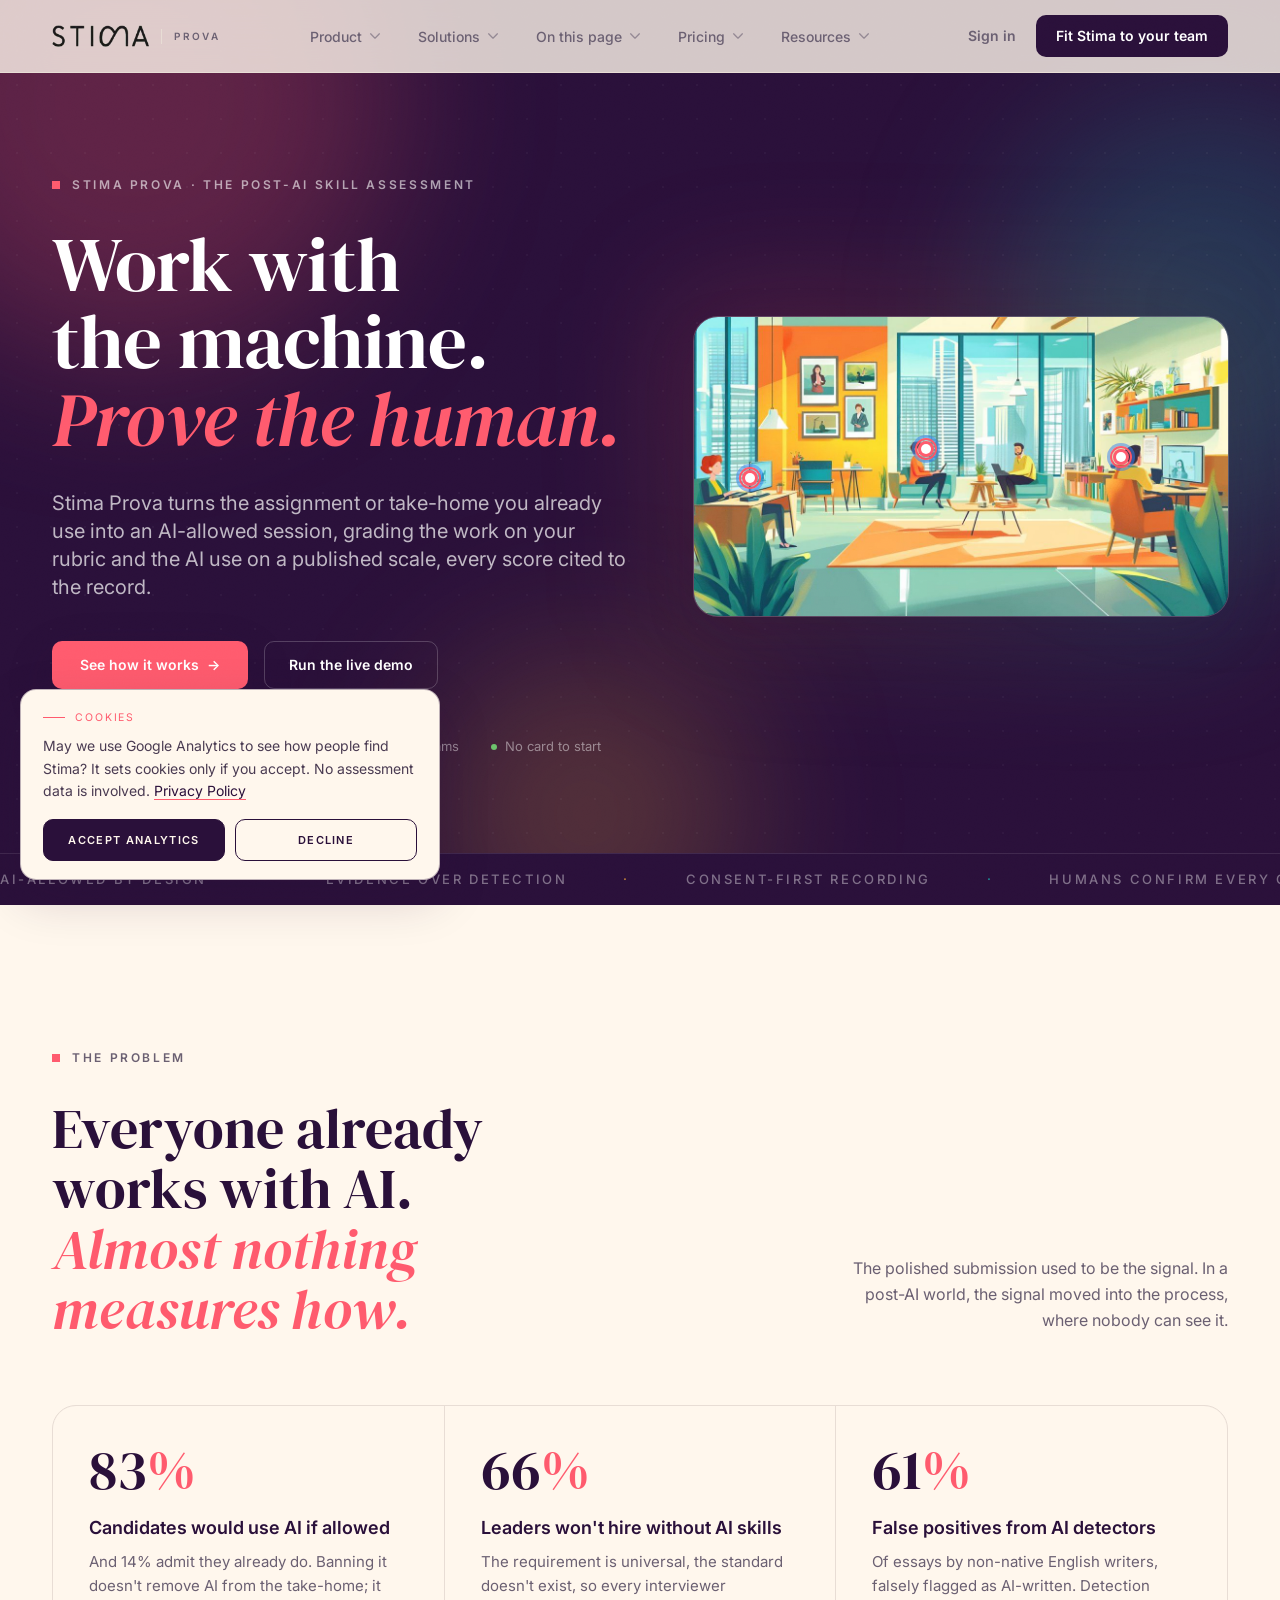
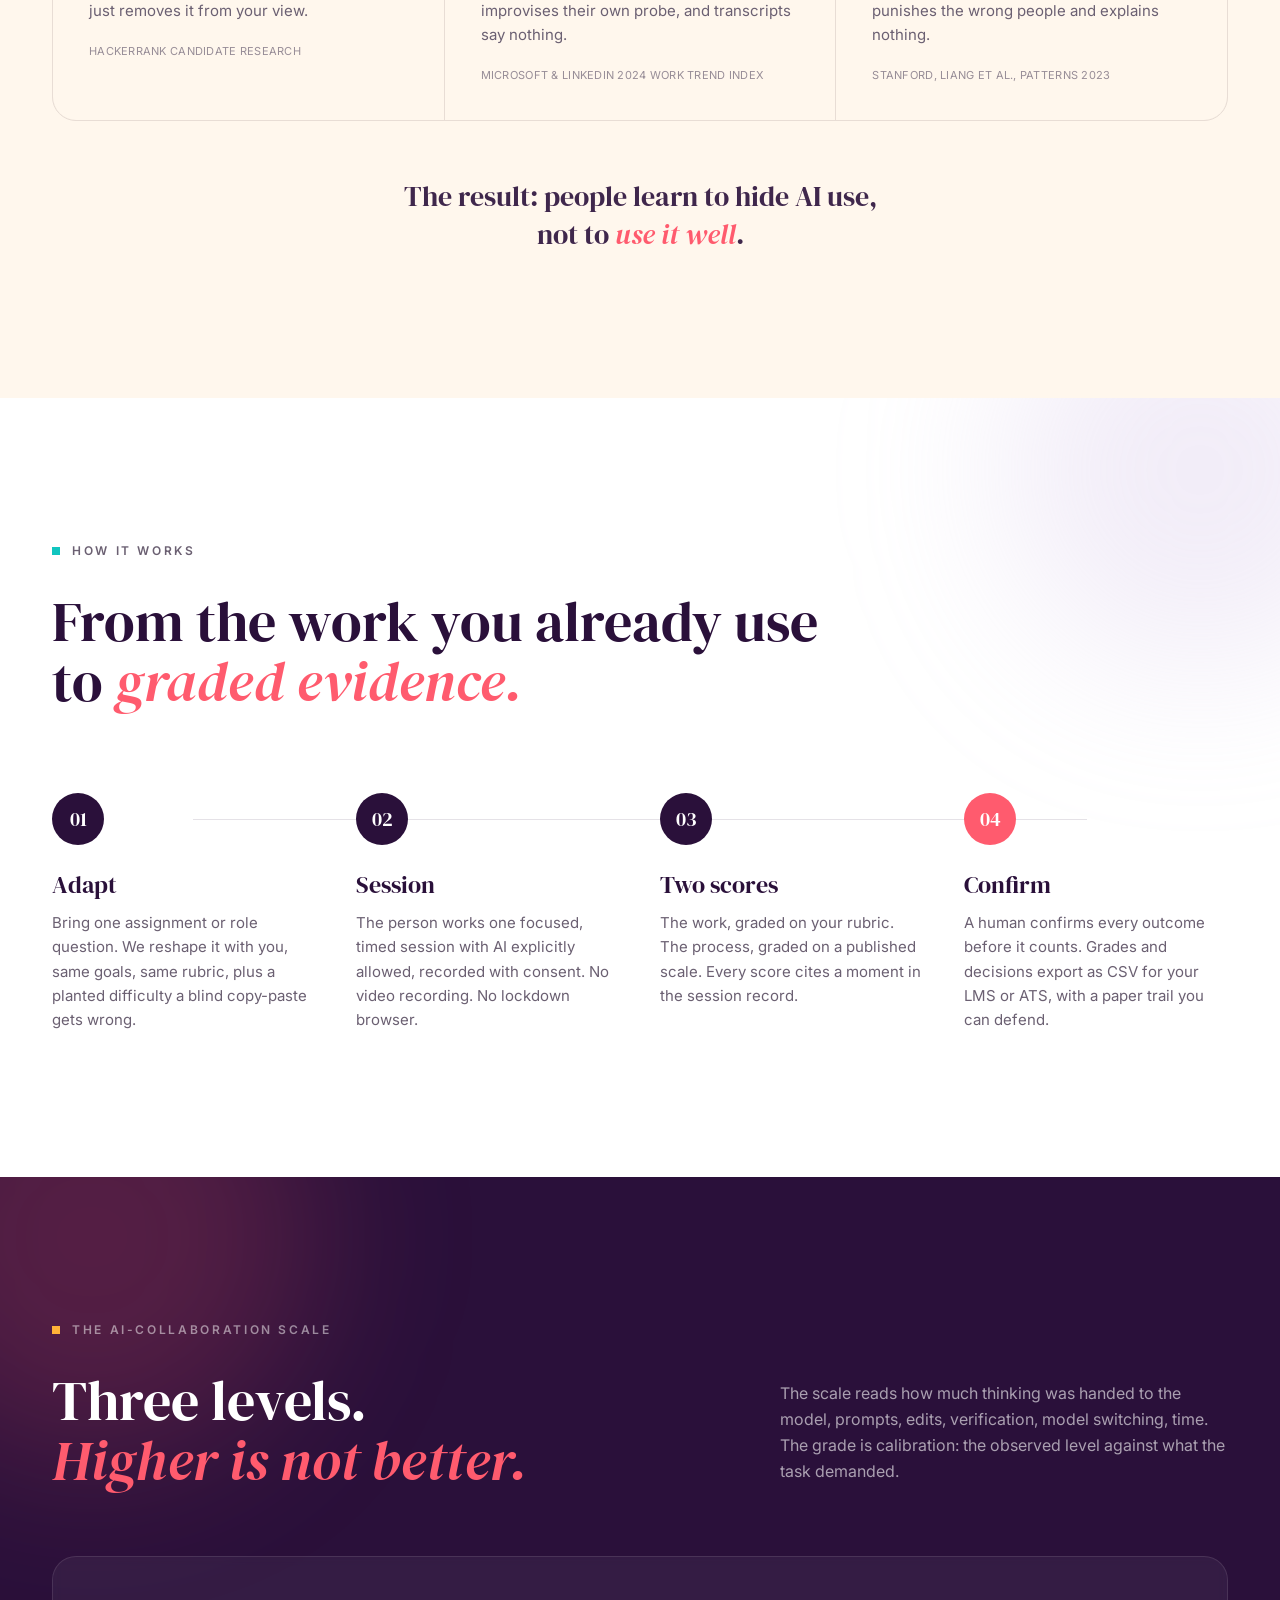
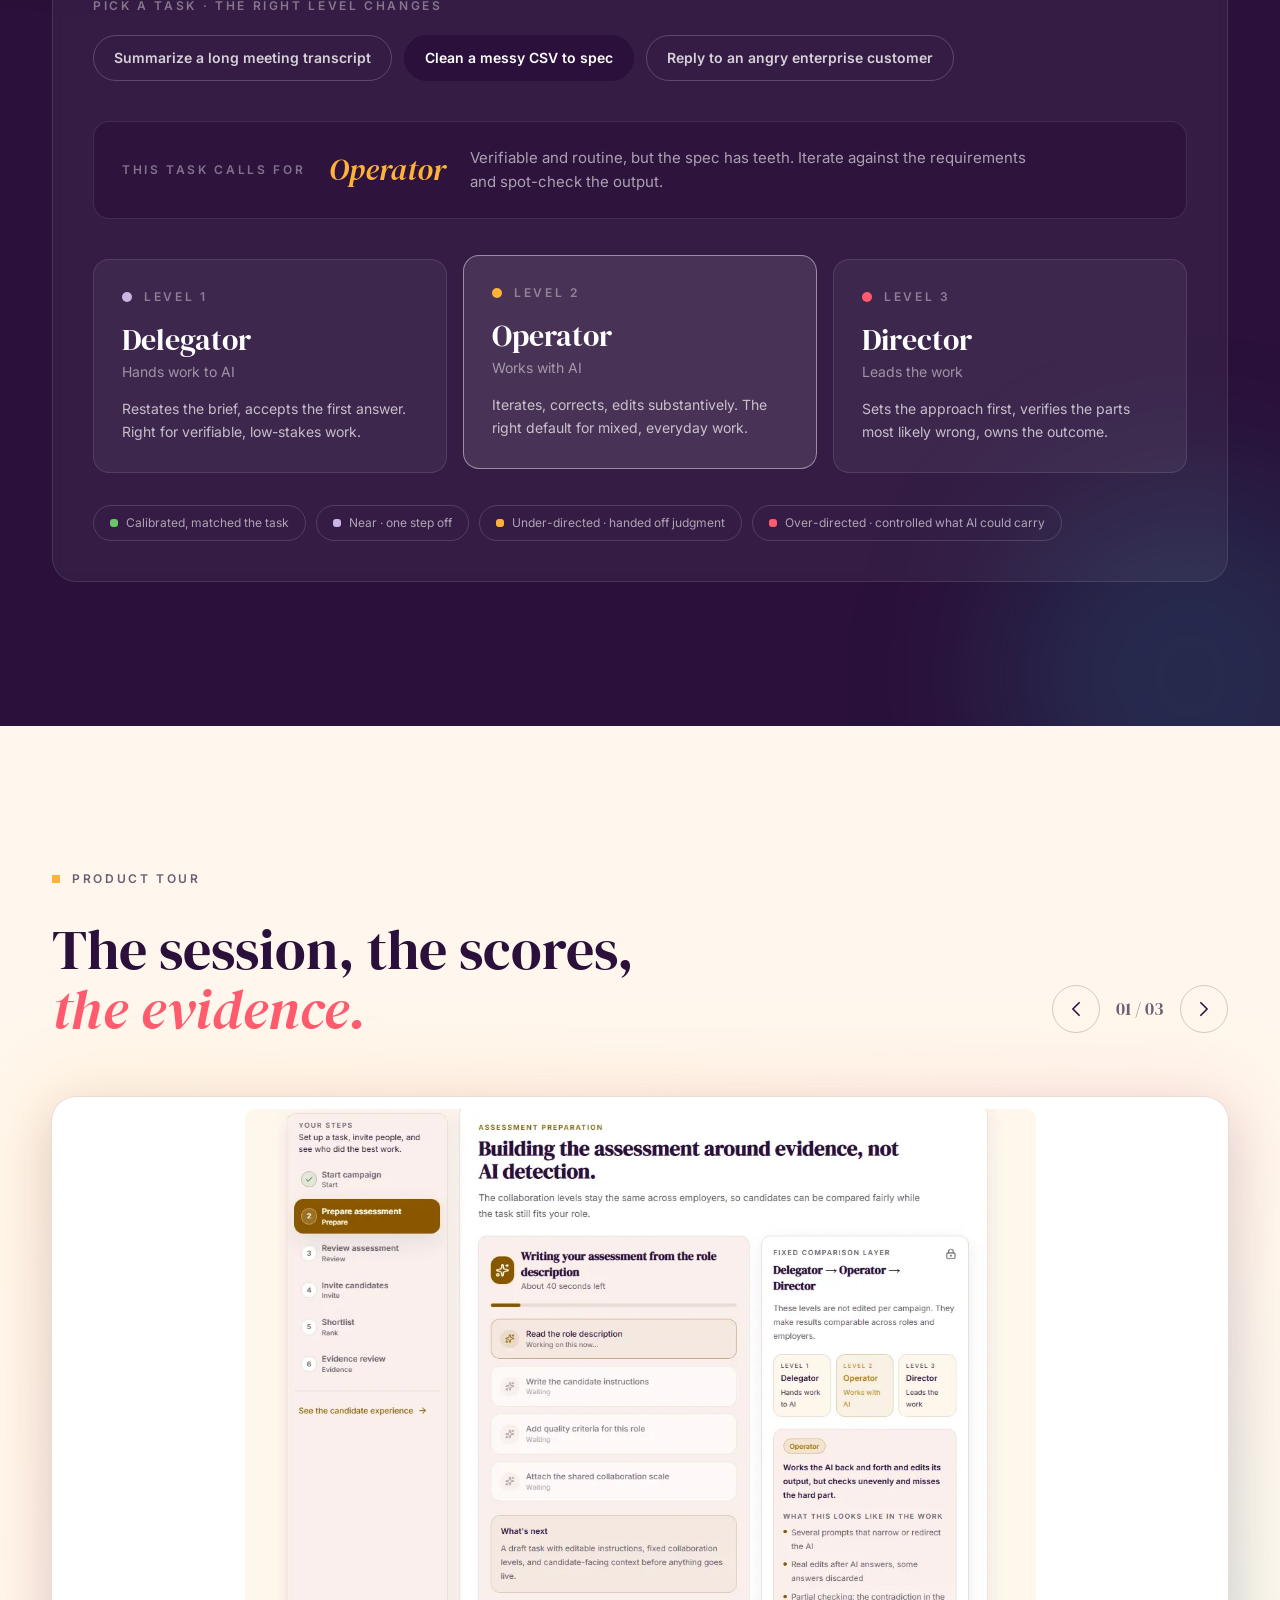
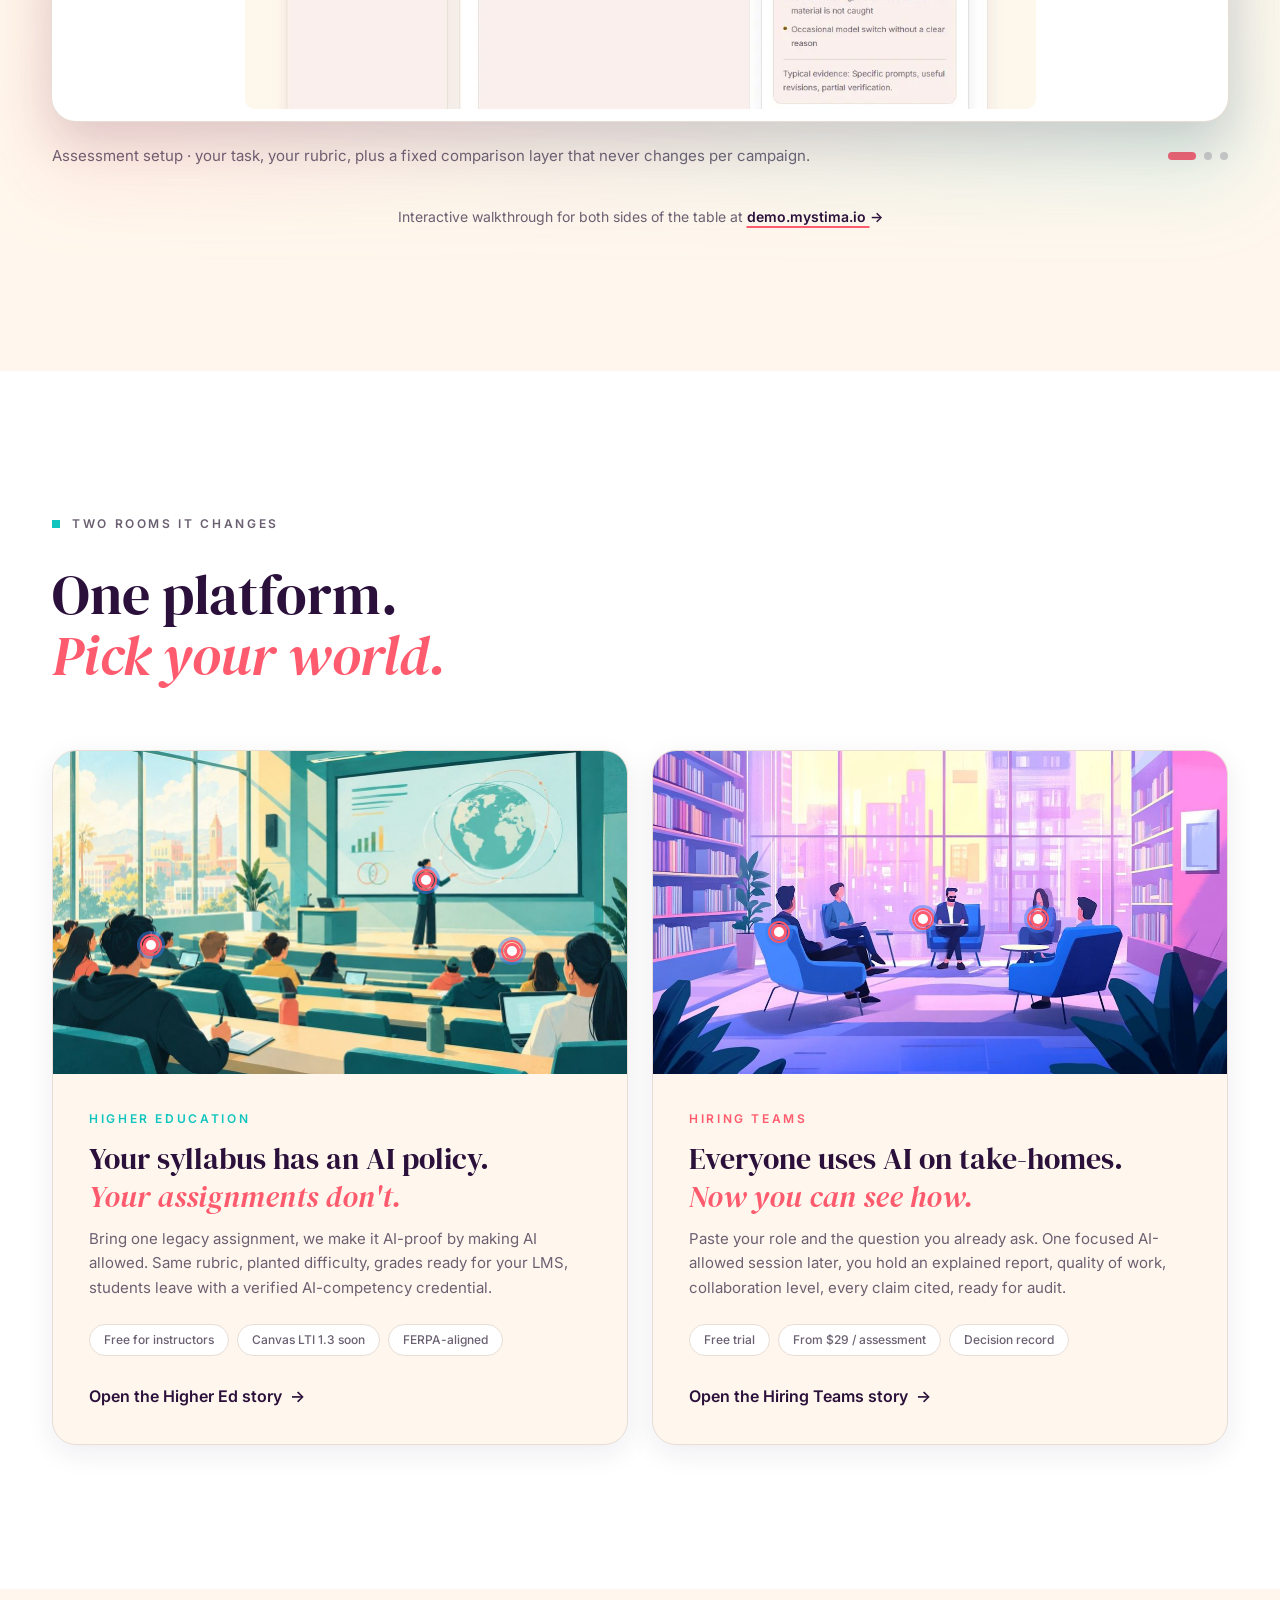
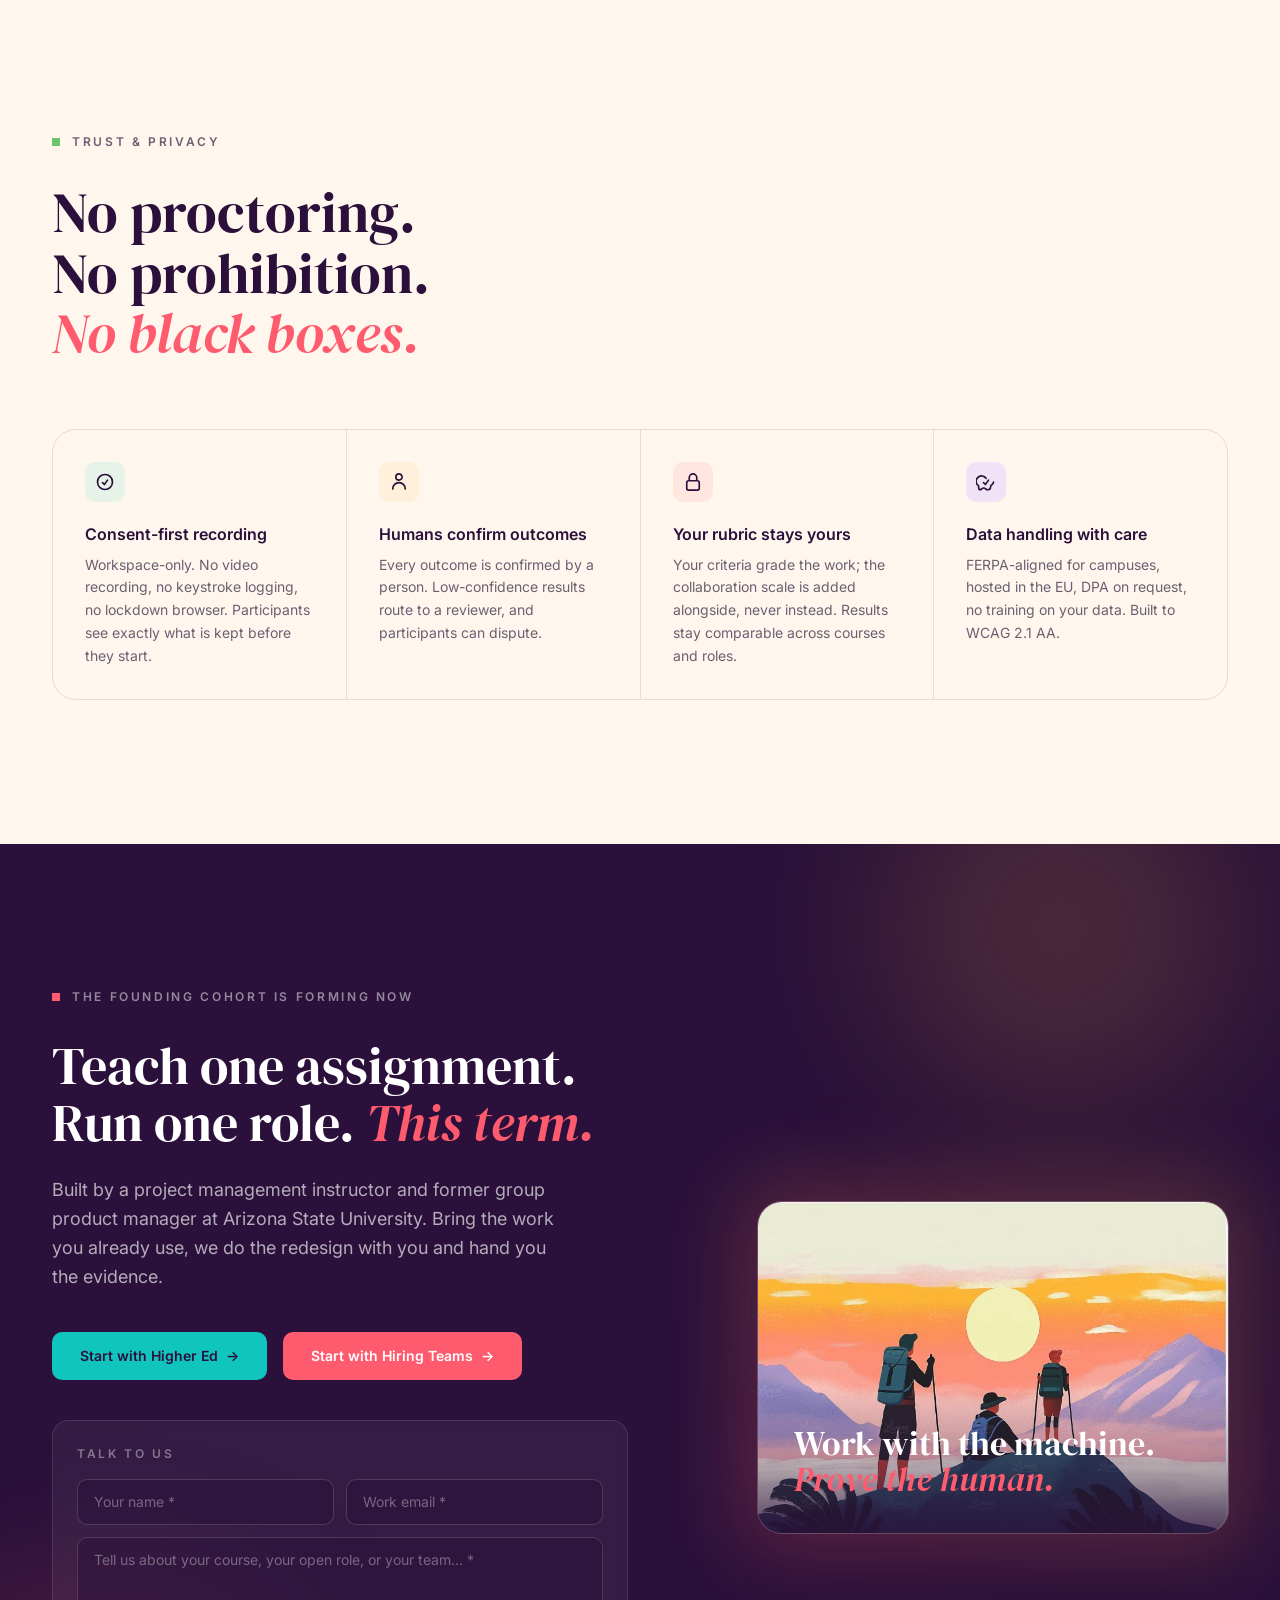
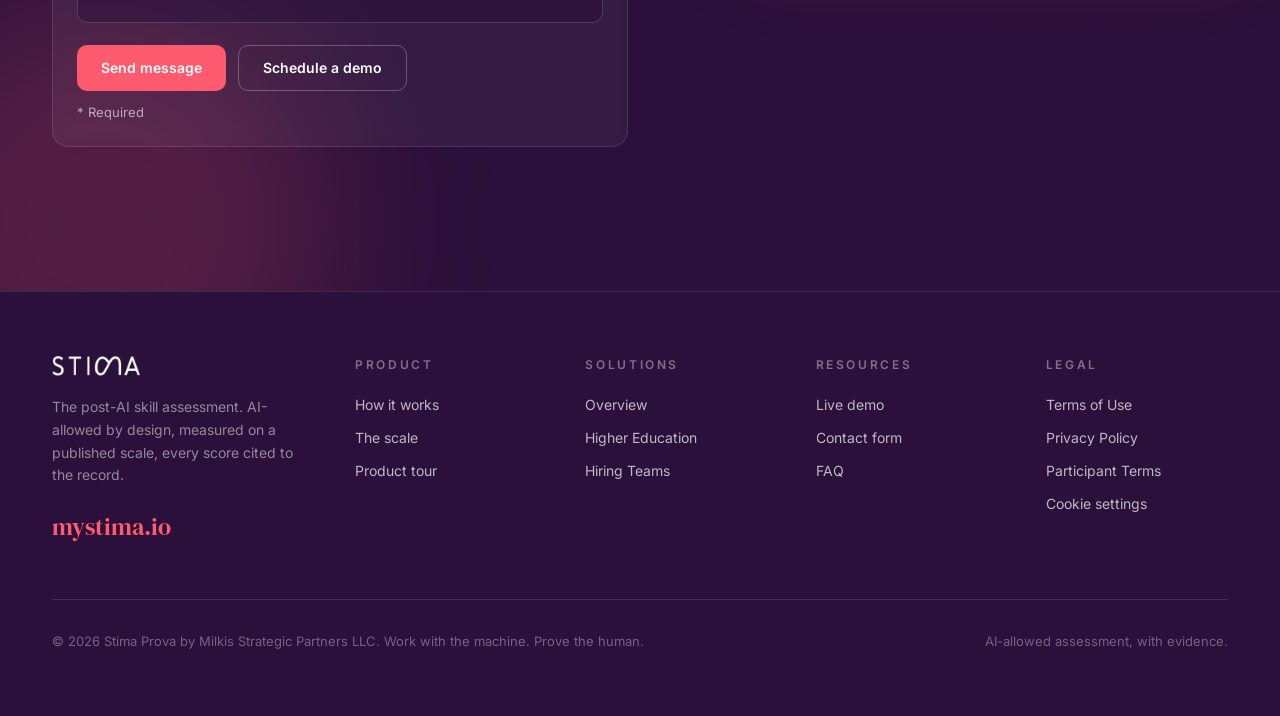
<file: mit/index.html>
<!DOCTYPE html>
<html lang="en"><head><meta charset="UTF-8"><title>Stima</title>
<meta name="robots" content="noindex">
<meta http-equiv="refresh" content="0; url=/?utm_source=moms-in-tech&utm_medium=event&utm_campaign=mit-validation-0910">
<link rel="canonical" href="https://mystima.io/">
<script>location.replace("/?utm_source=moms-in-tech&utm_medium=event&utm_campaign=mit-validation-0910");</script>
</head><body><p>Taking you to <a href="/?utm_source=moms-in-tech&utm_medium=event&utm_campaign=mit-validation-0910">mystima.io</a>.</p></body></html>
</file>
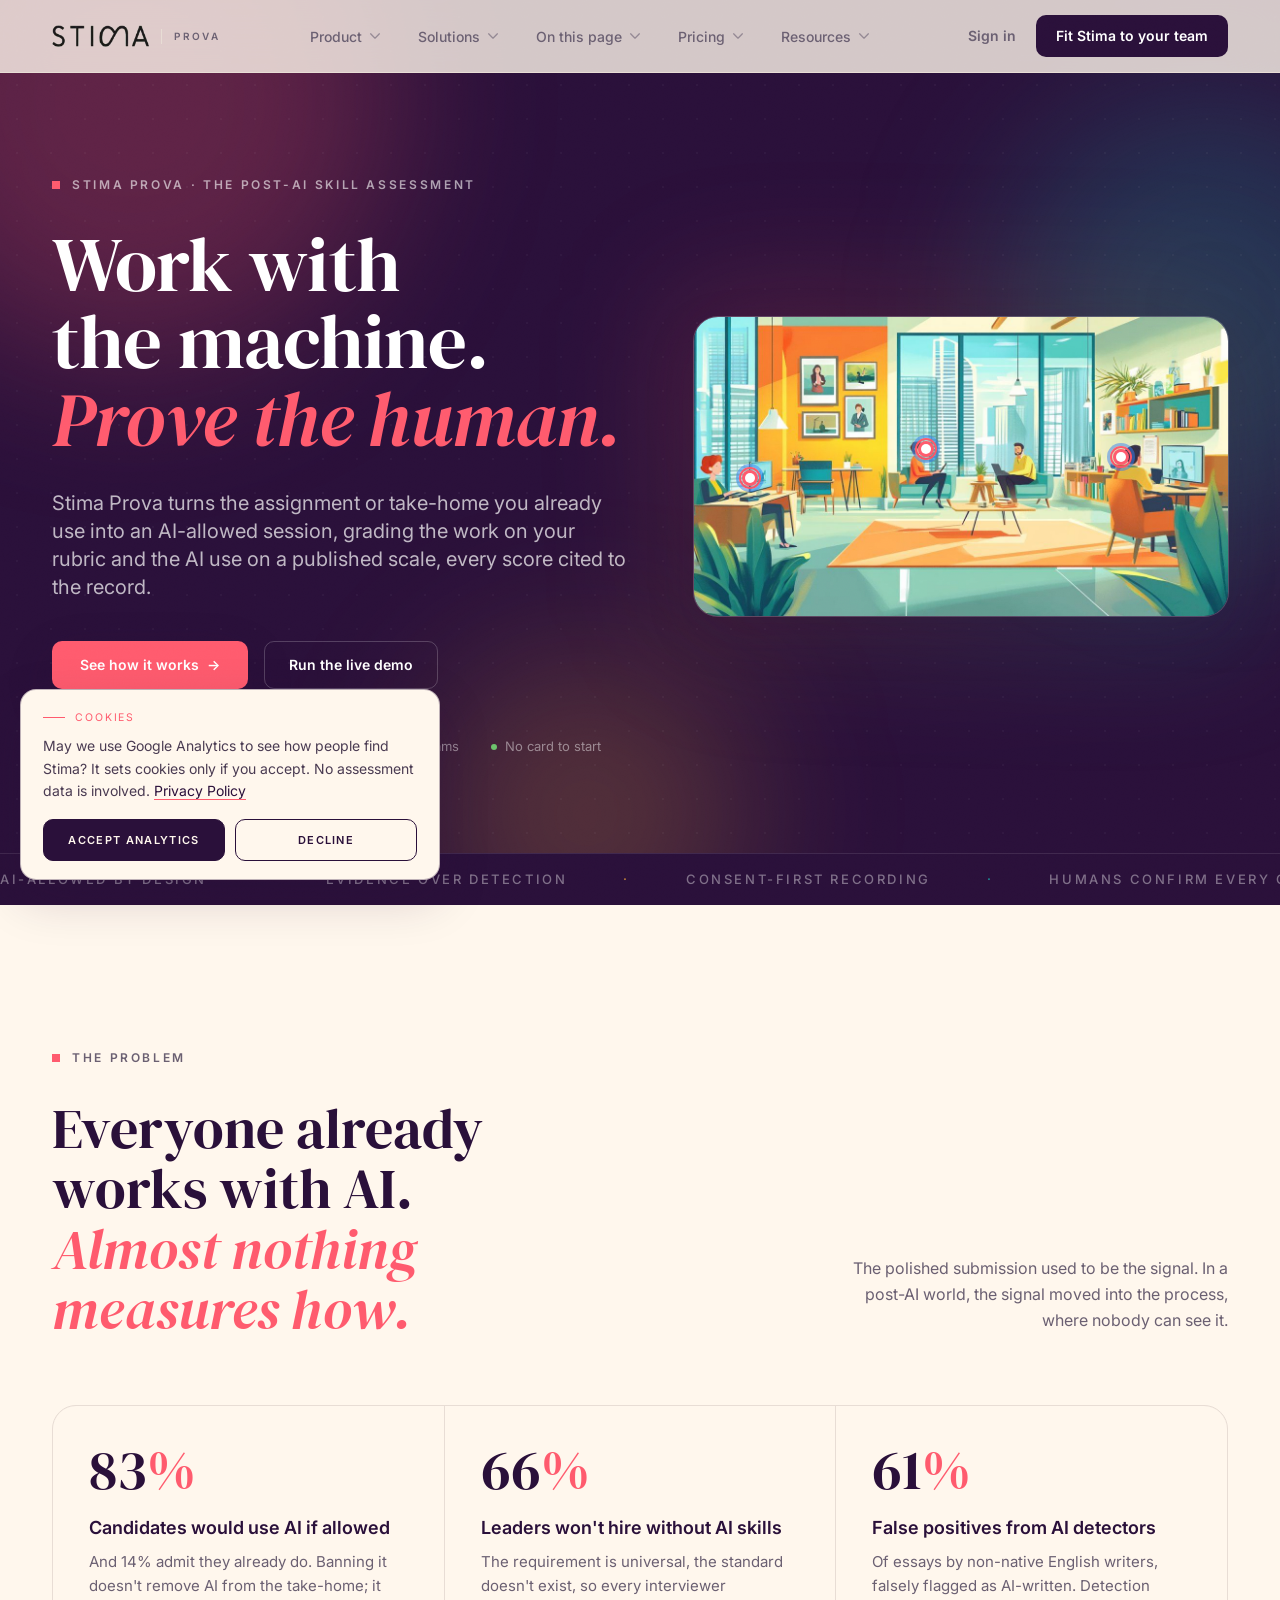
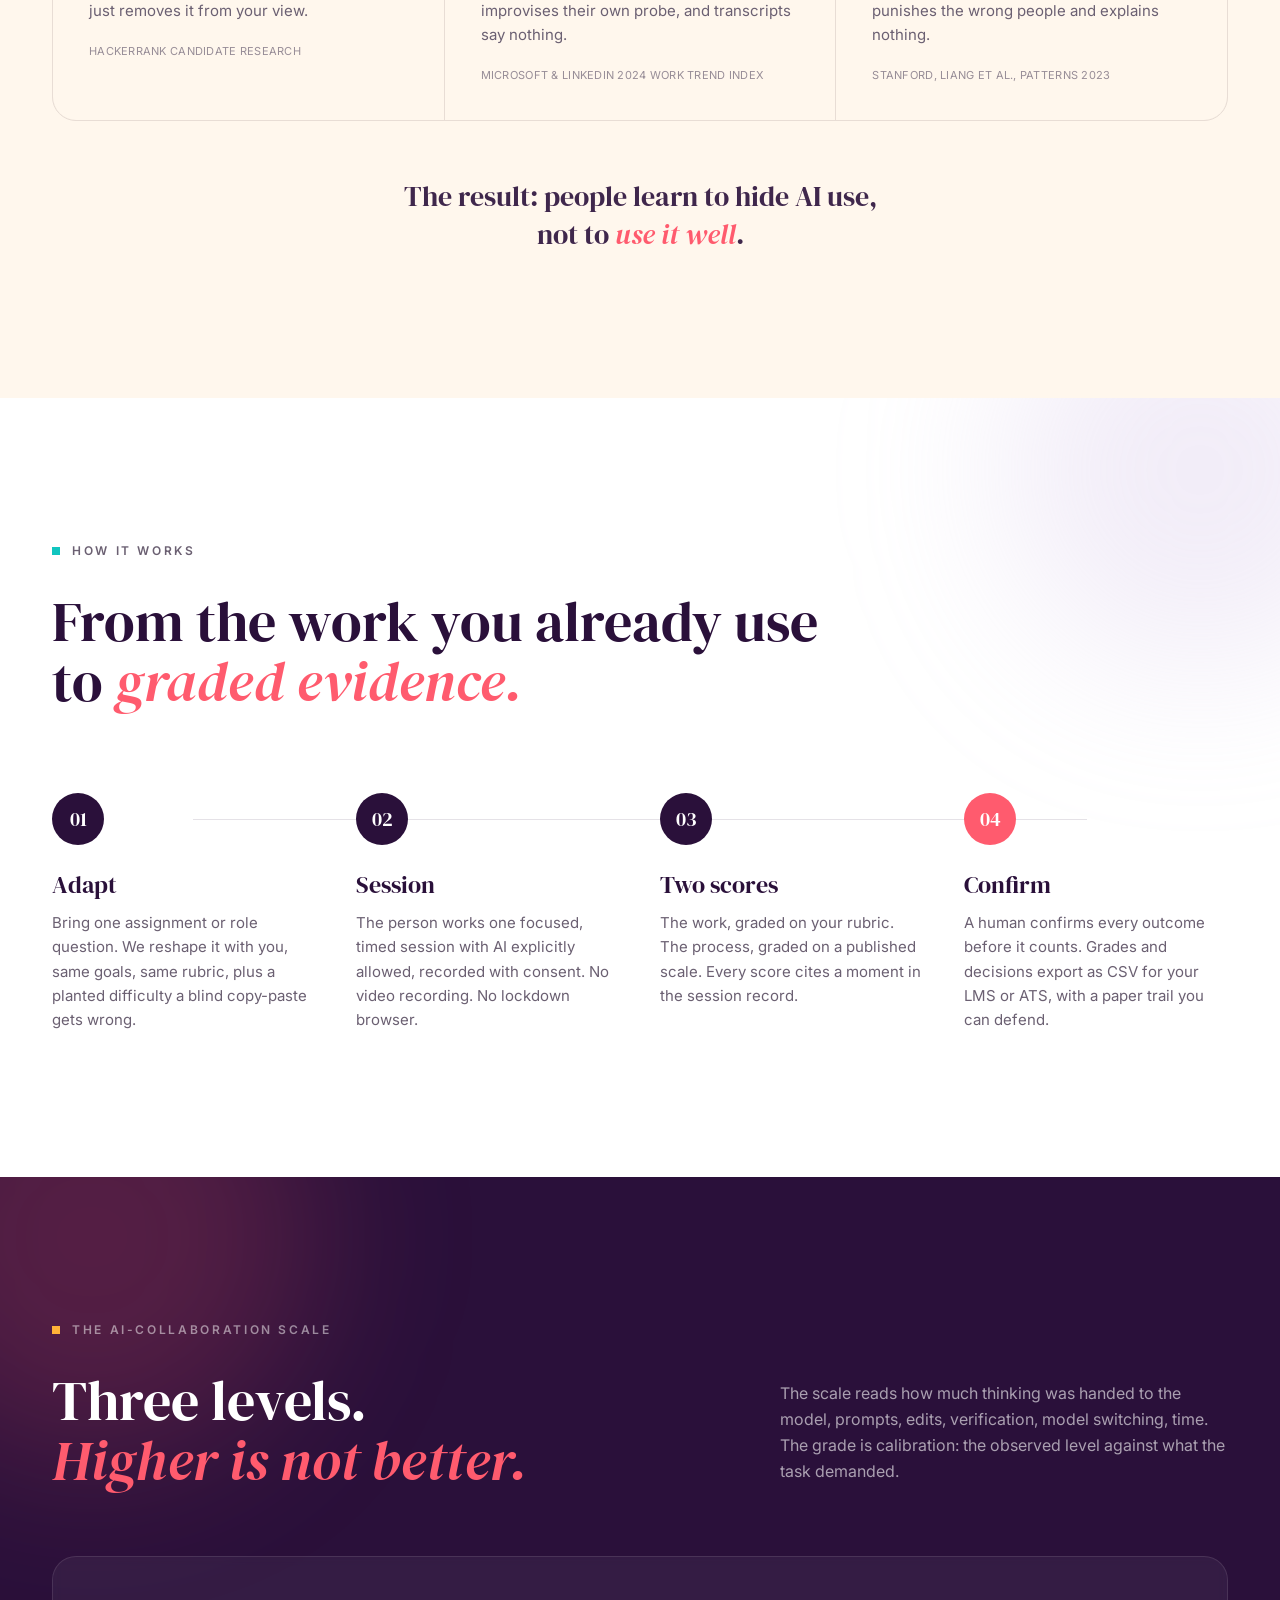
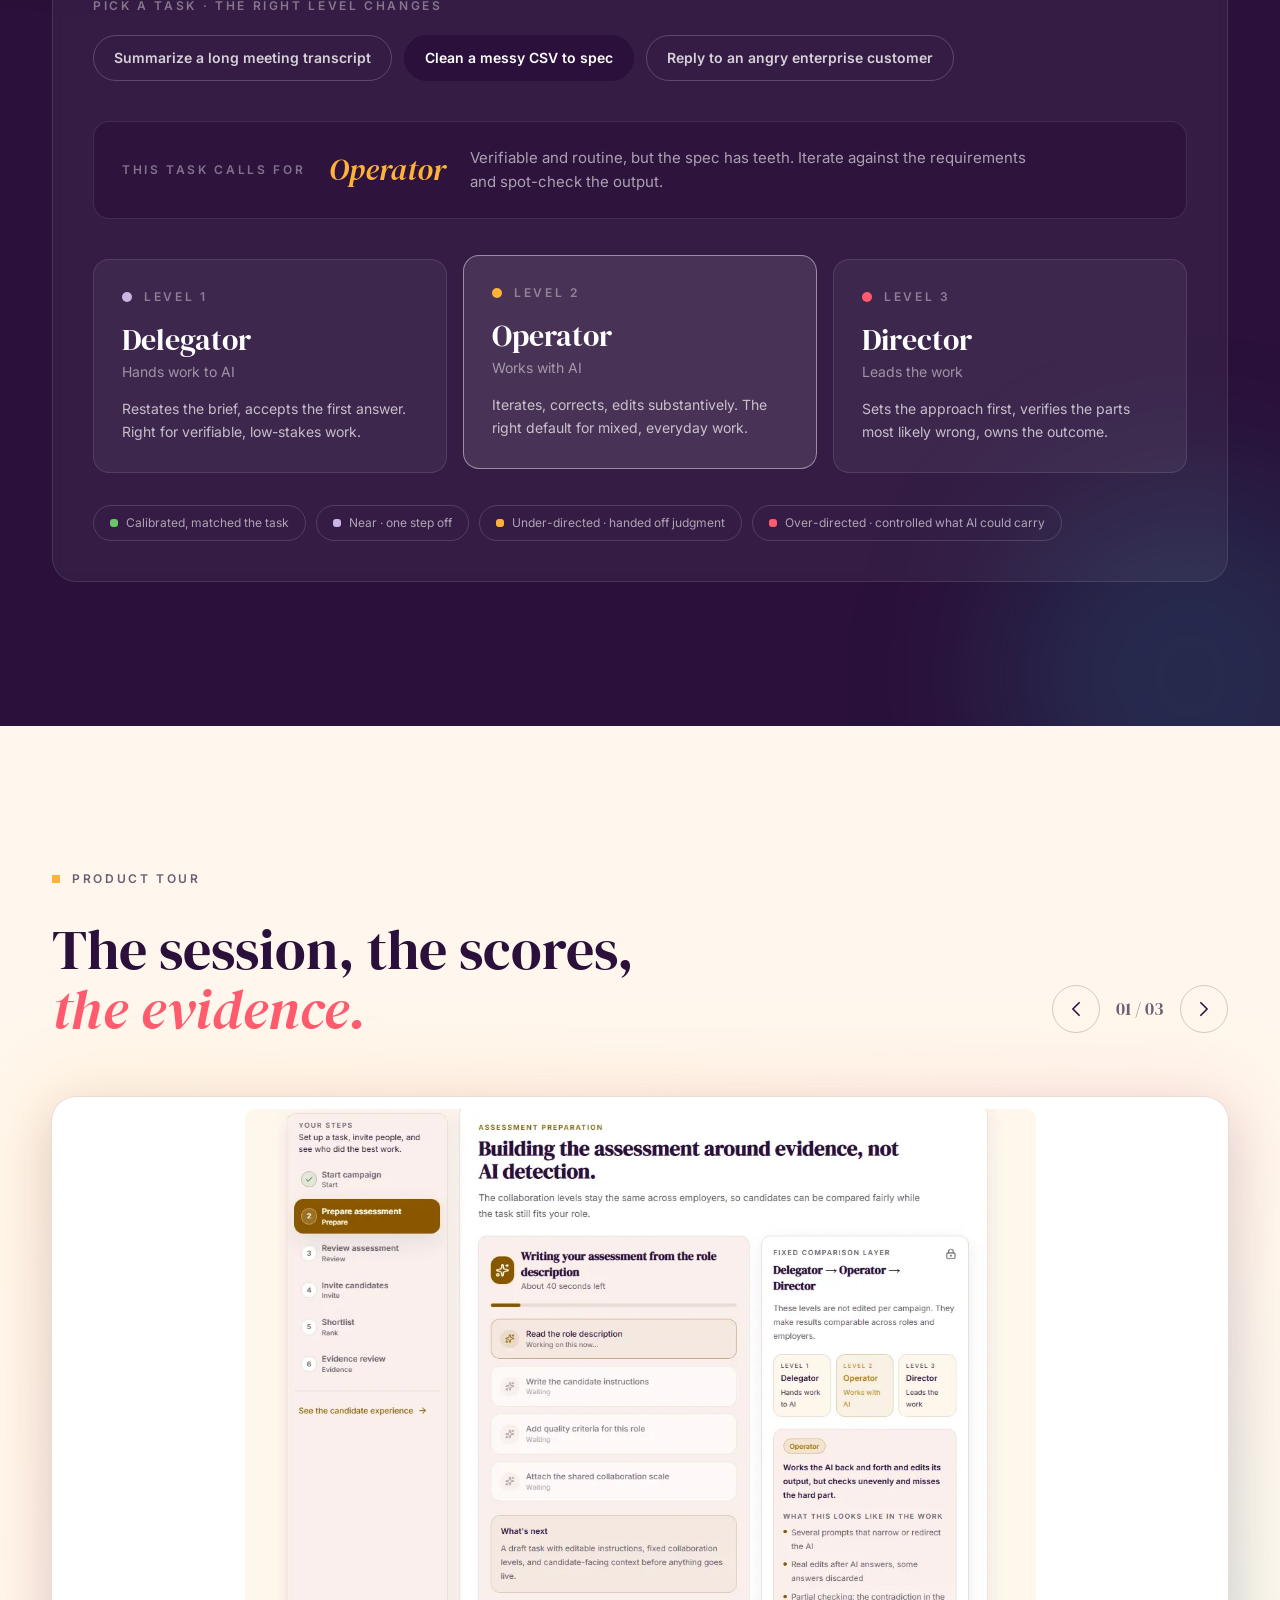
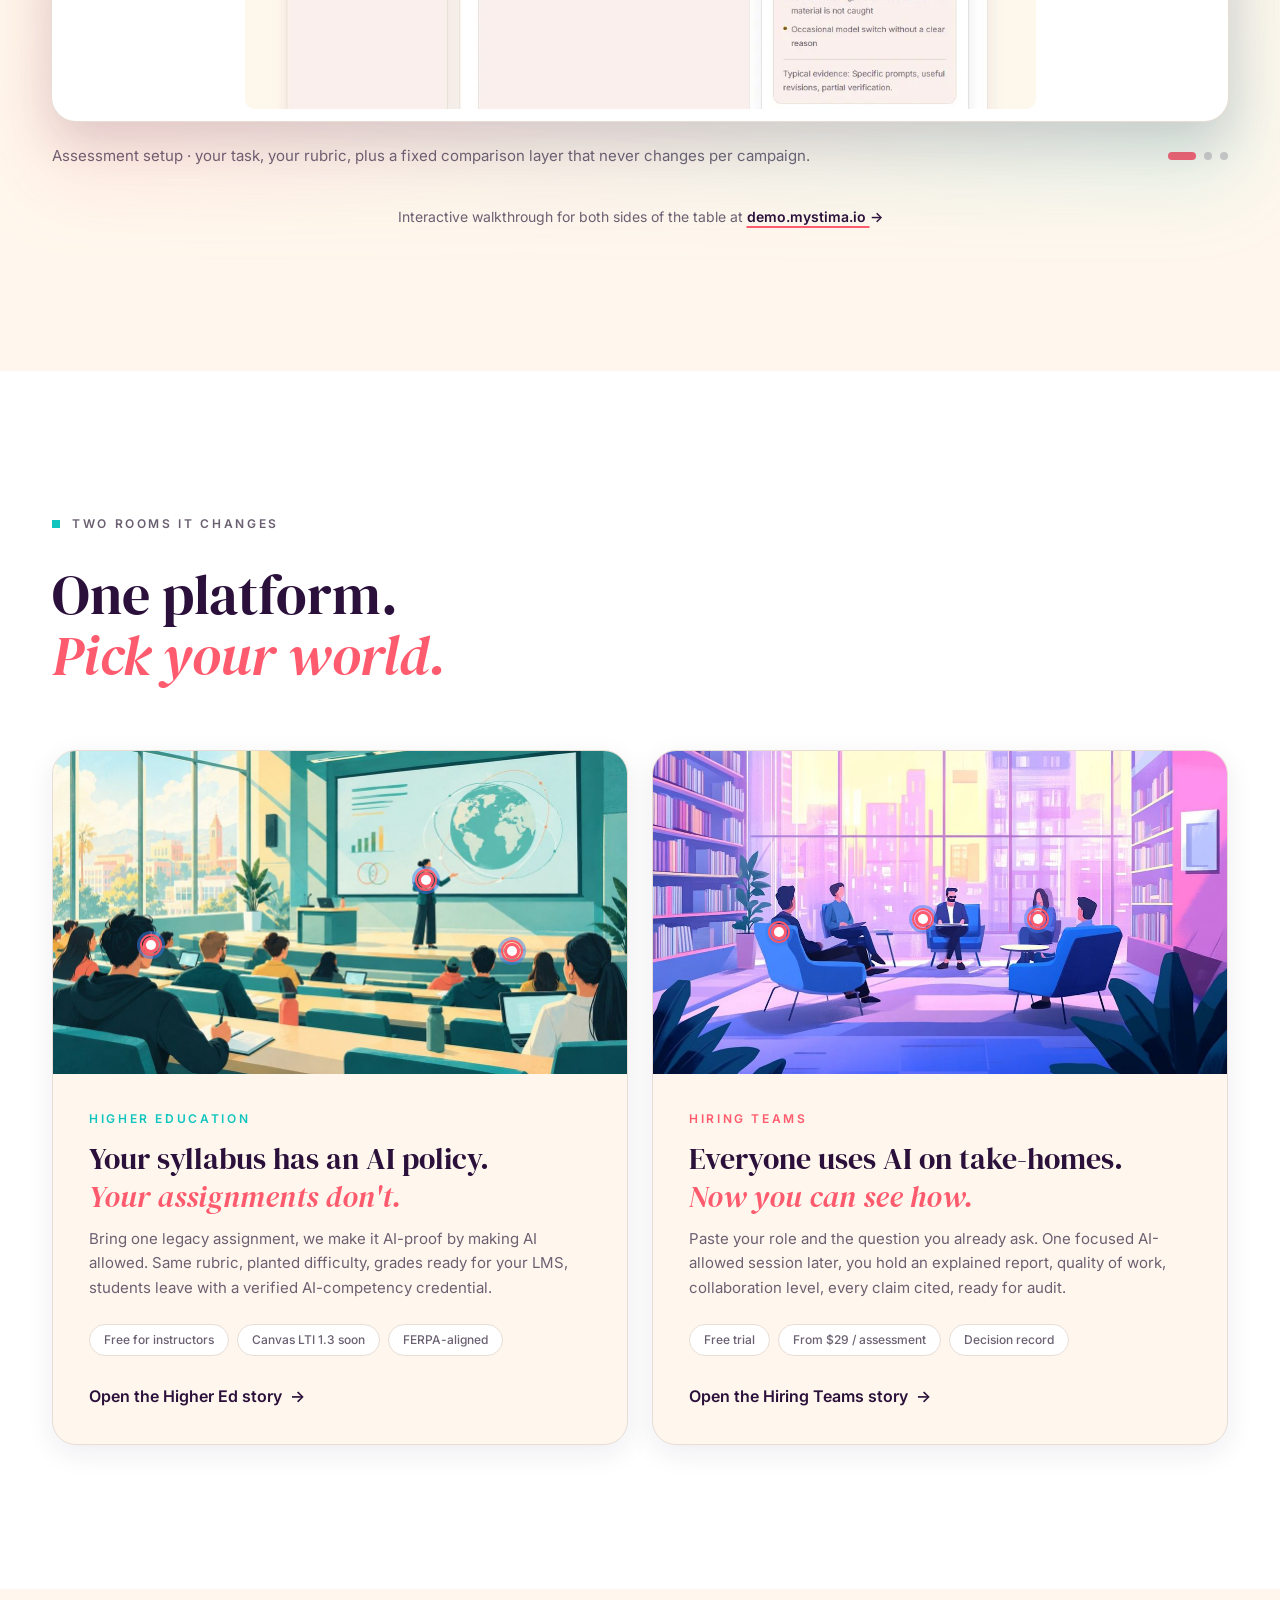
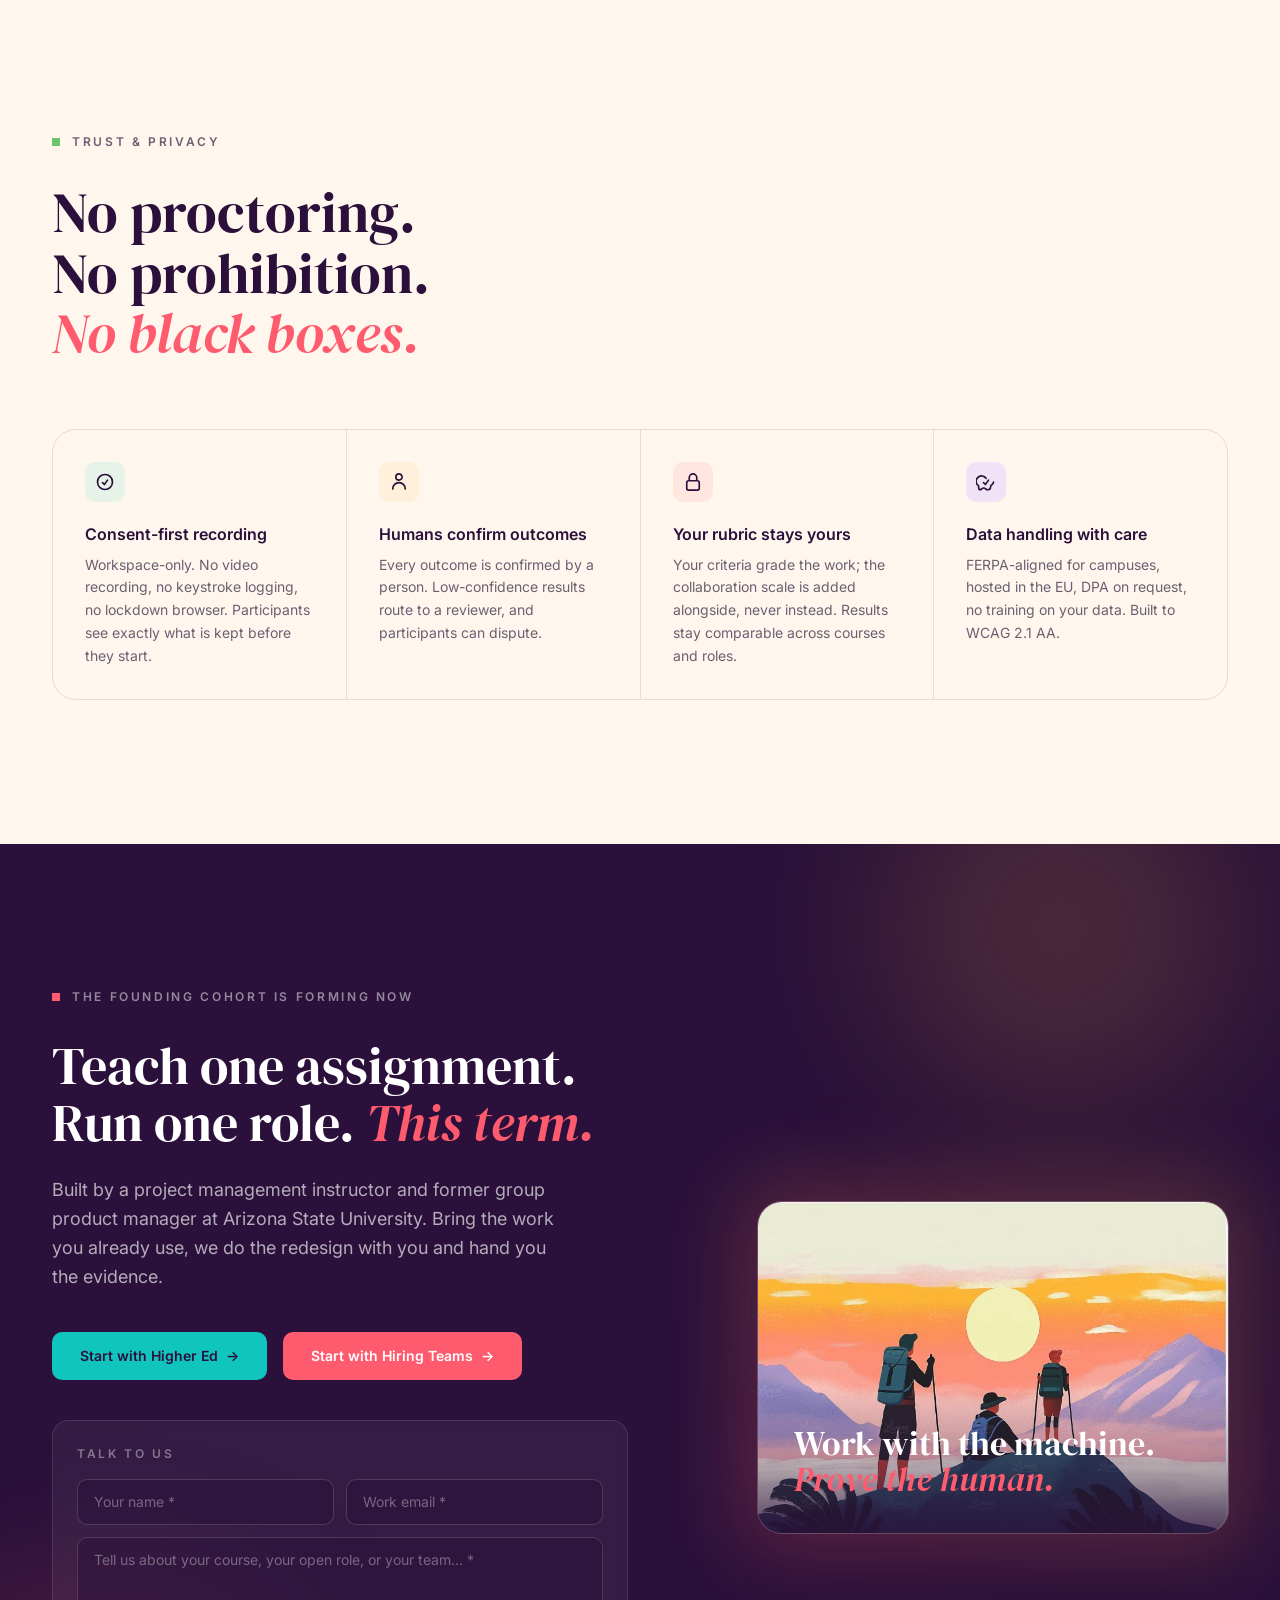
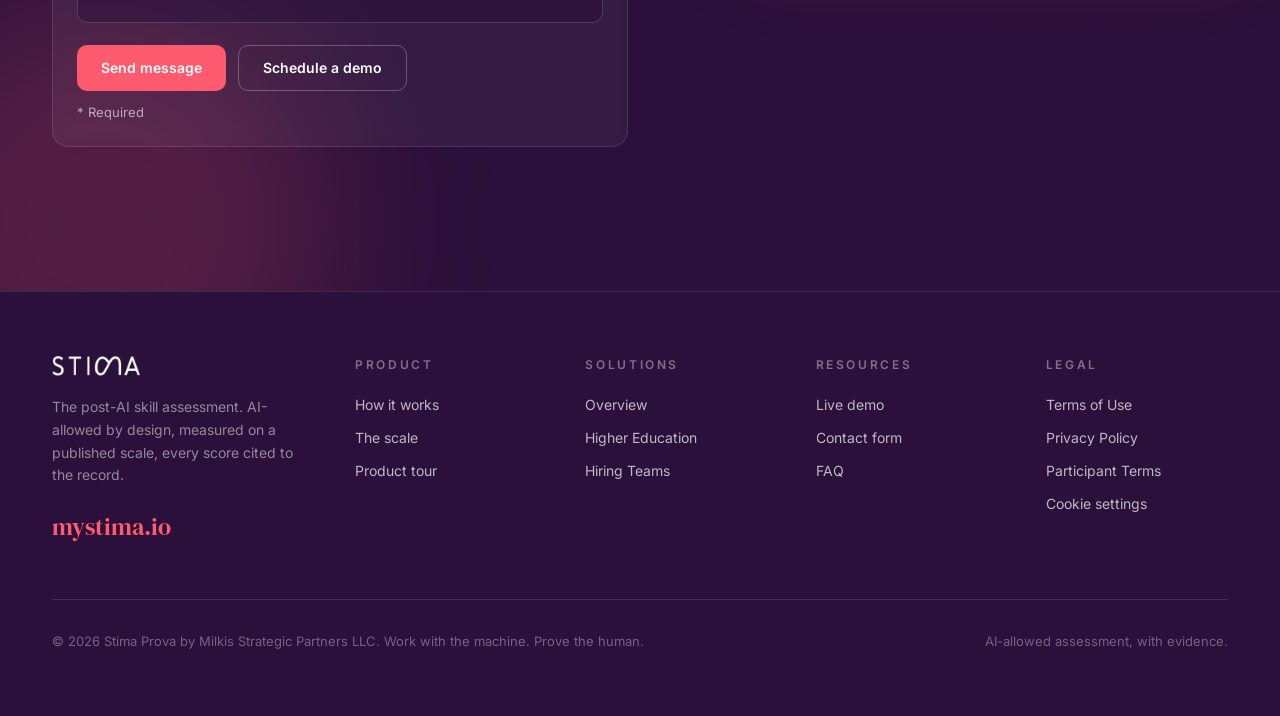
<file: nyc/index.html>
<!DOCTYPE html>
<html lang="en"><head><meta charset="UTF-8"><title>Stima</title>
<meta name="robots" content="noindex">
<meta http-equiv="refresh" content="0; url=/?utm_source=nyc-networking&utm_medium=event&utm_campaign=nyc-pitch-0914">
<link rel="canonical" href="https://mystima.io/">
<script>location.replace("/?utm_source=nyc-networking&utm_medium=event&utm_campaign=nyc-pitch-0914");</script>
</head><body><p>Taking you to <a href="/?utm_source=nyc-networking&utm_medium=event&utm_campaign=nyc-pitch-0914">mystima.io</a>.</p></body></html>
</file>
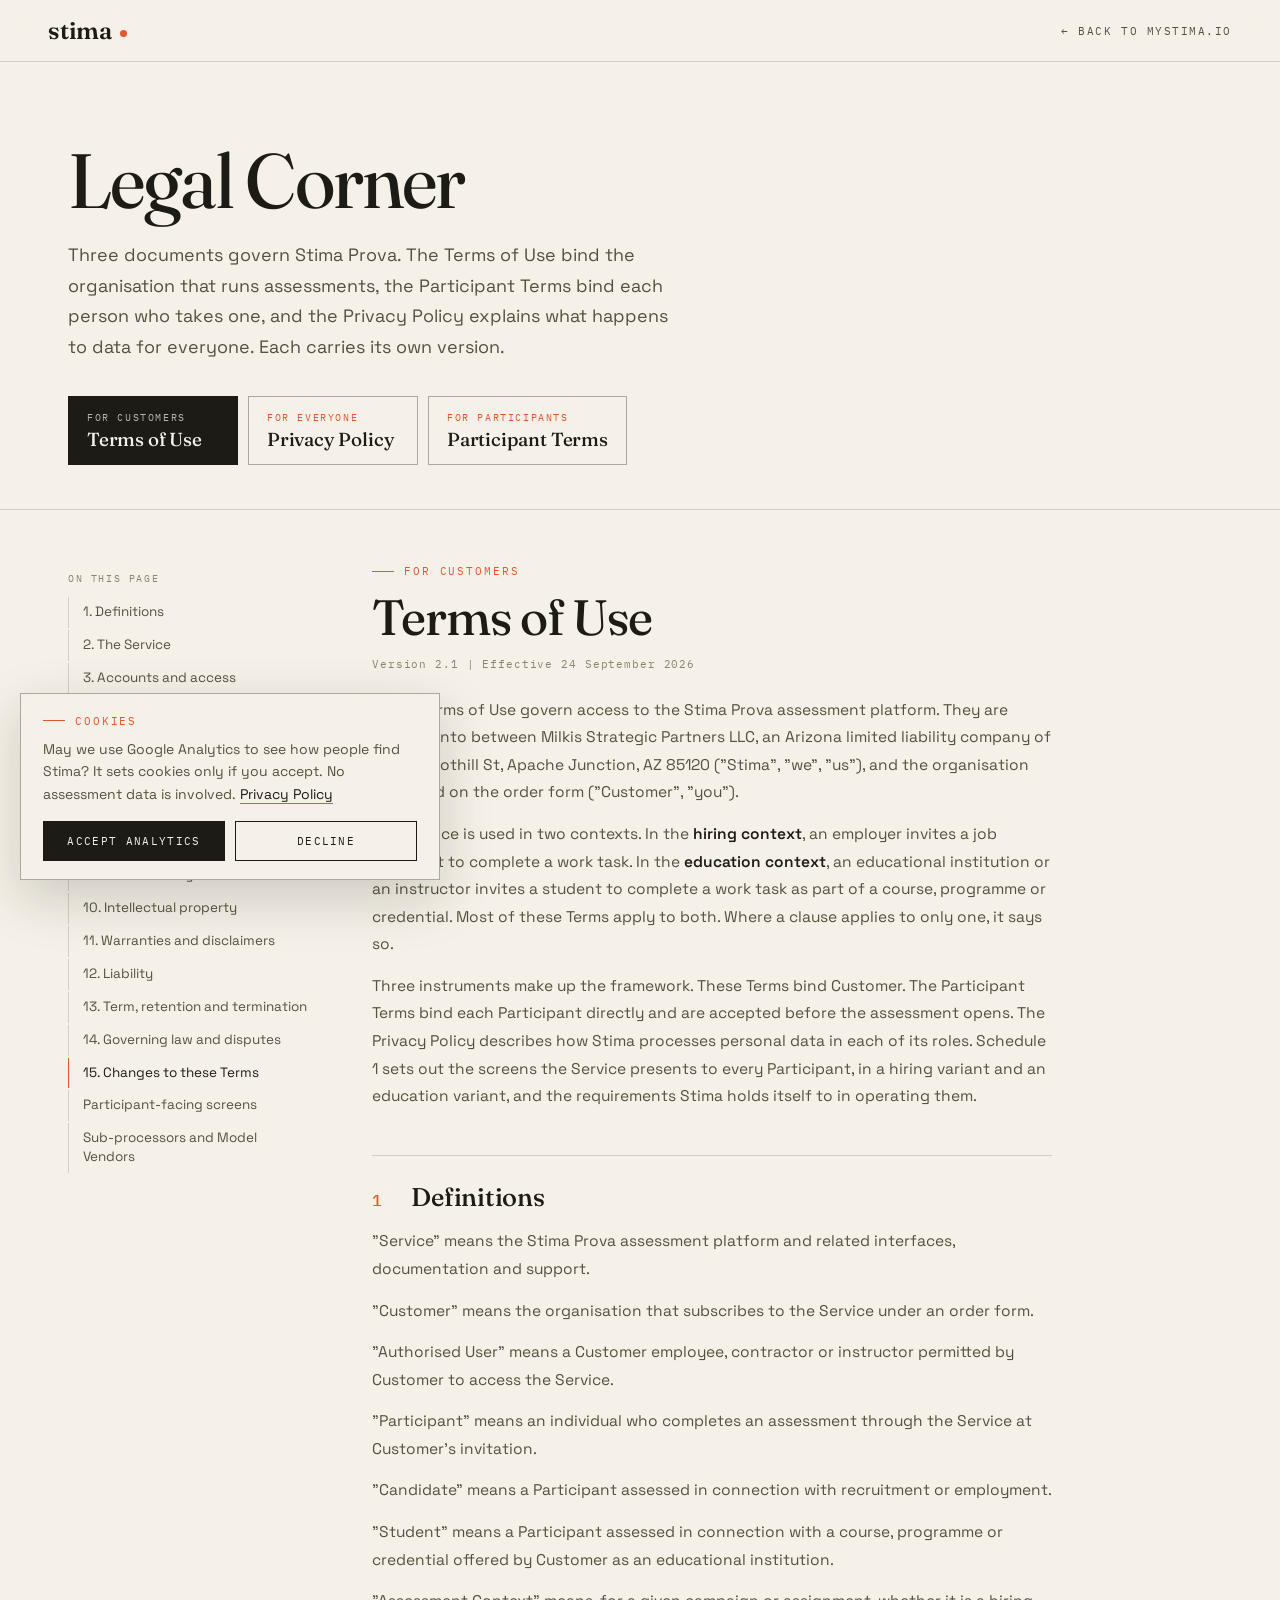
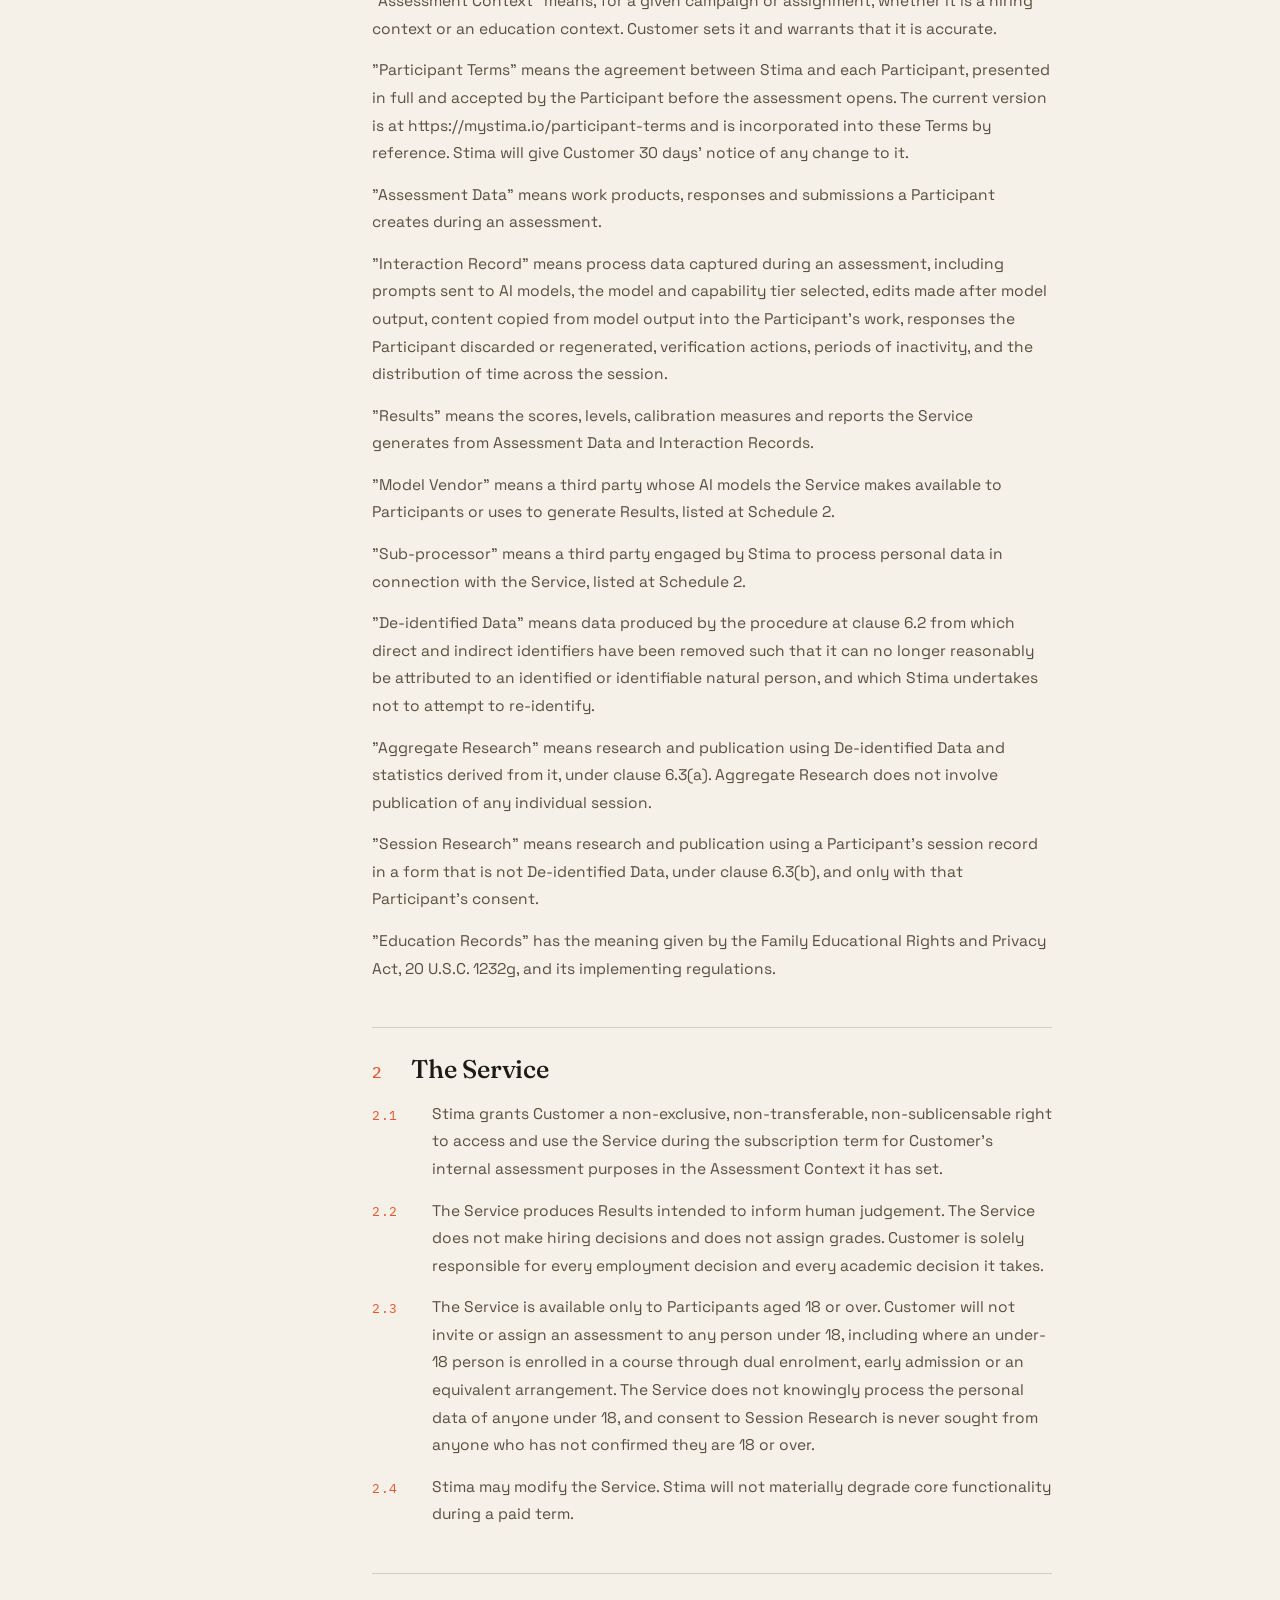
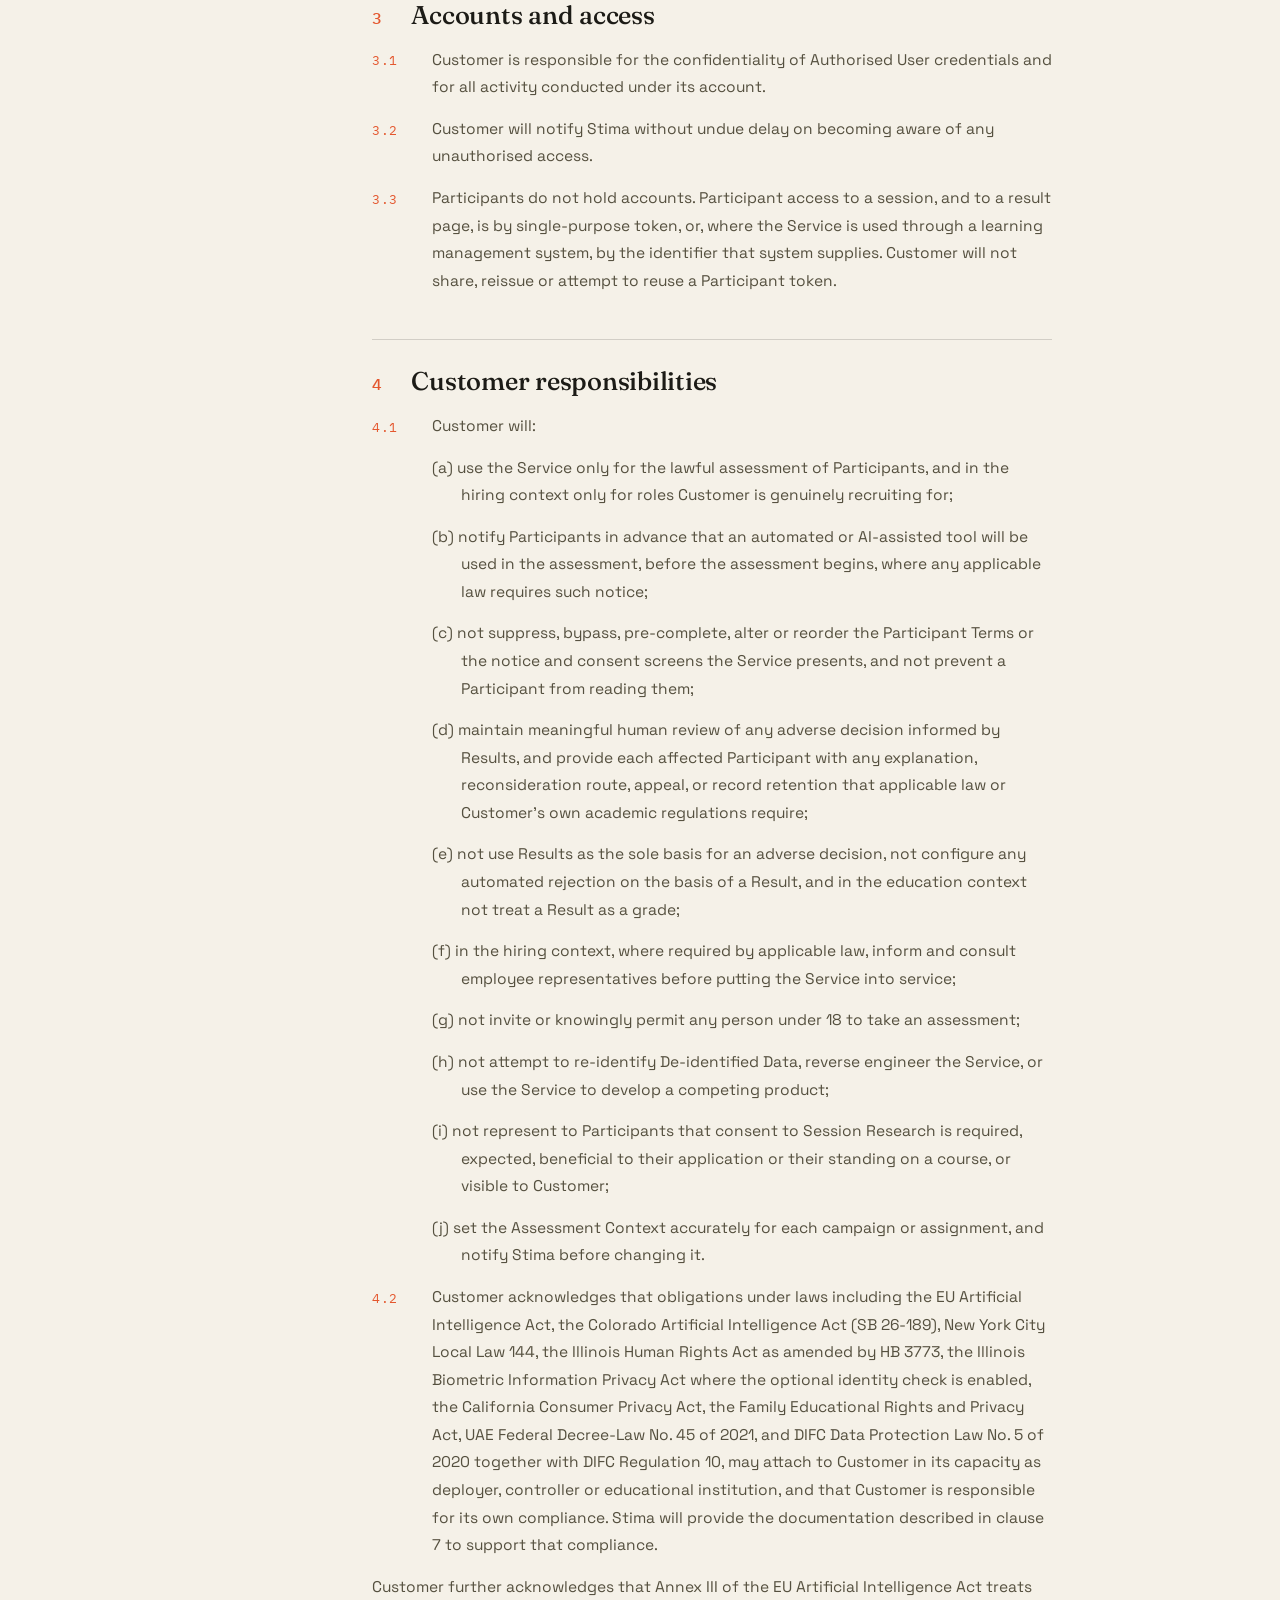
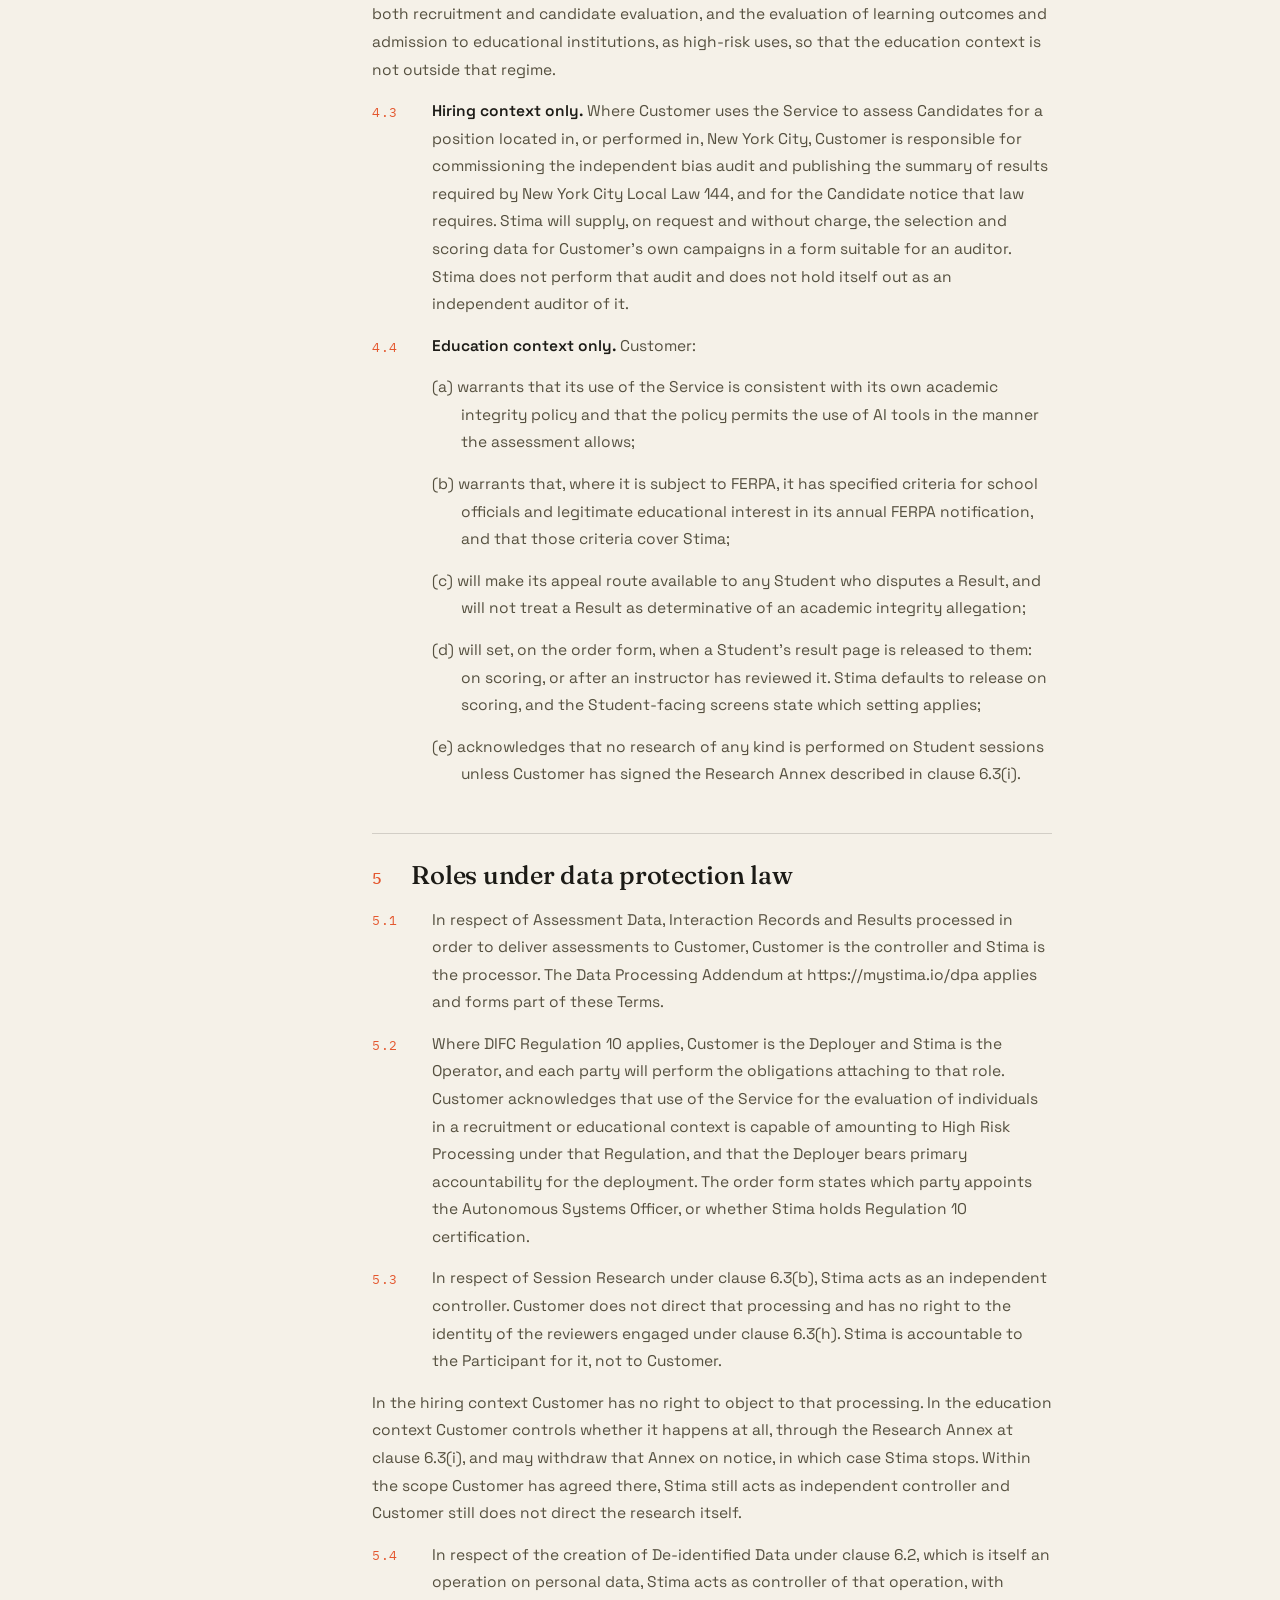
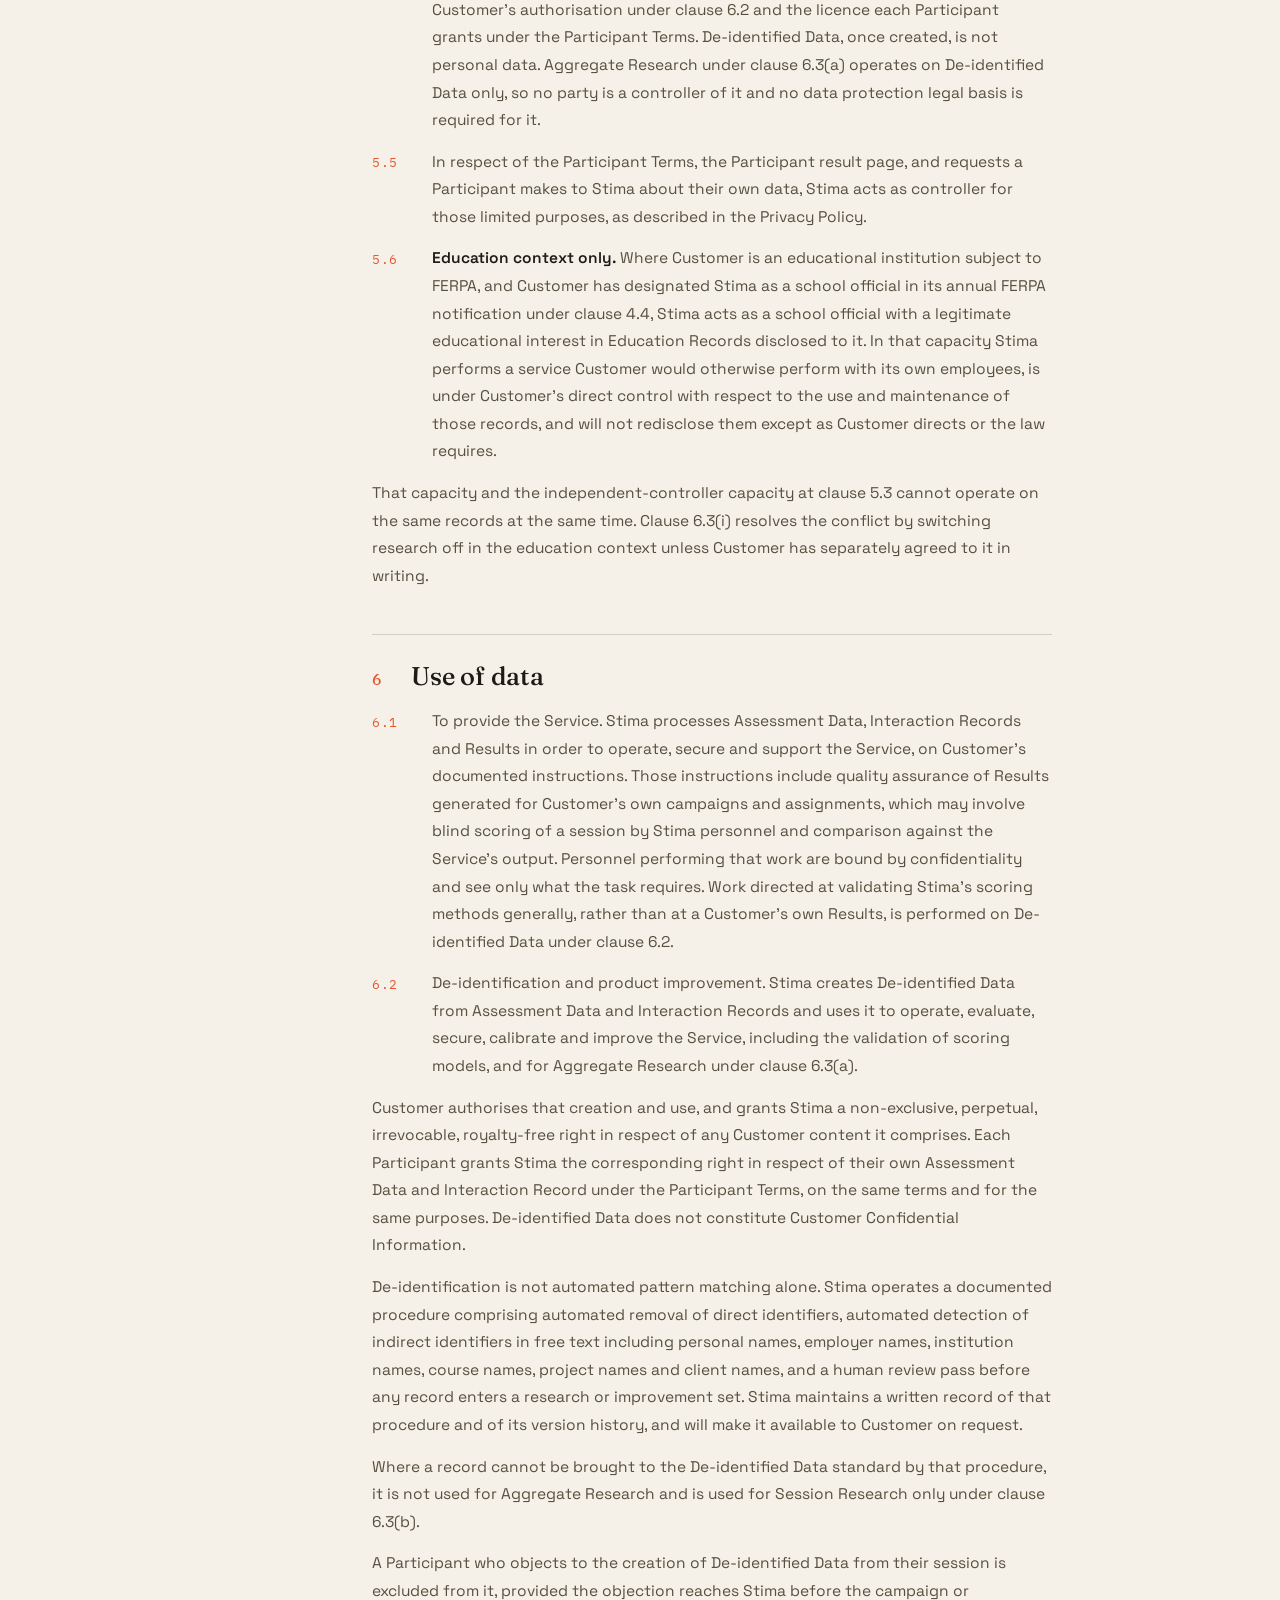
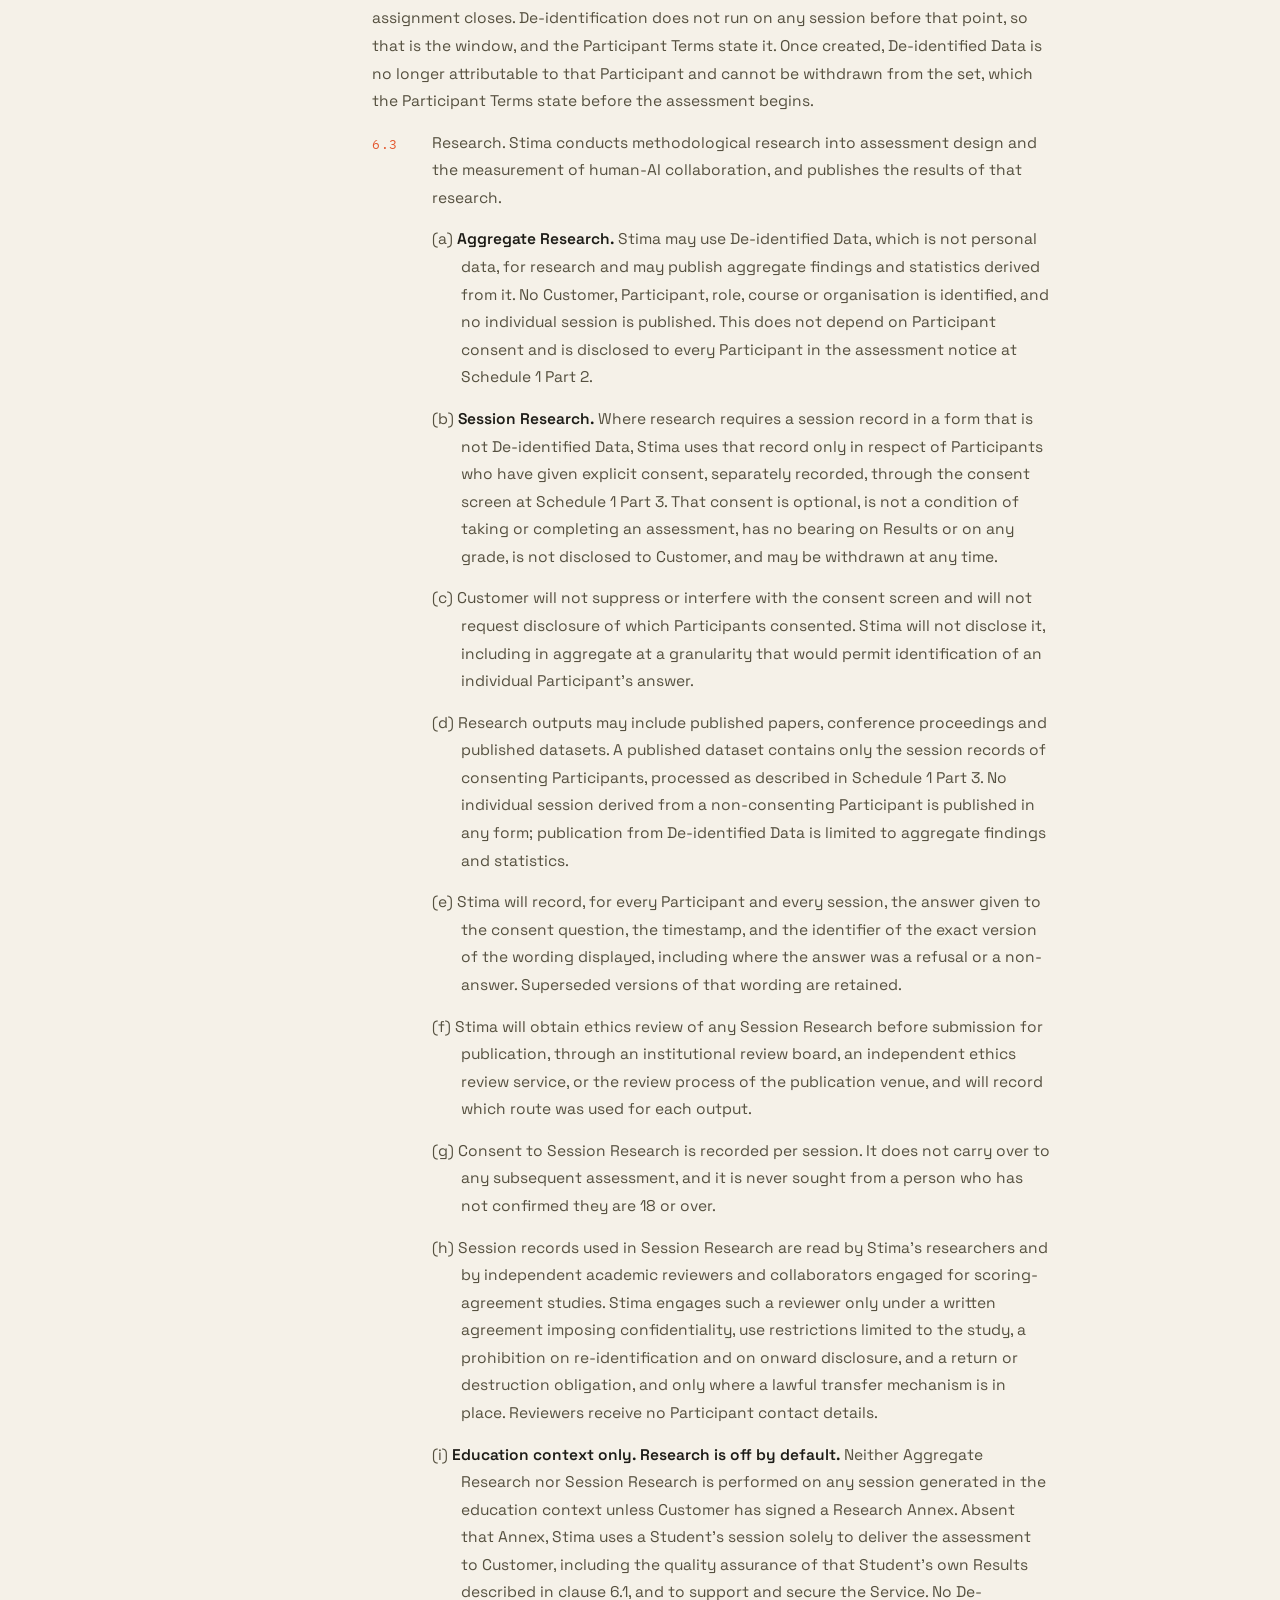
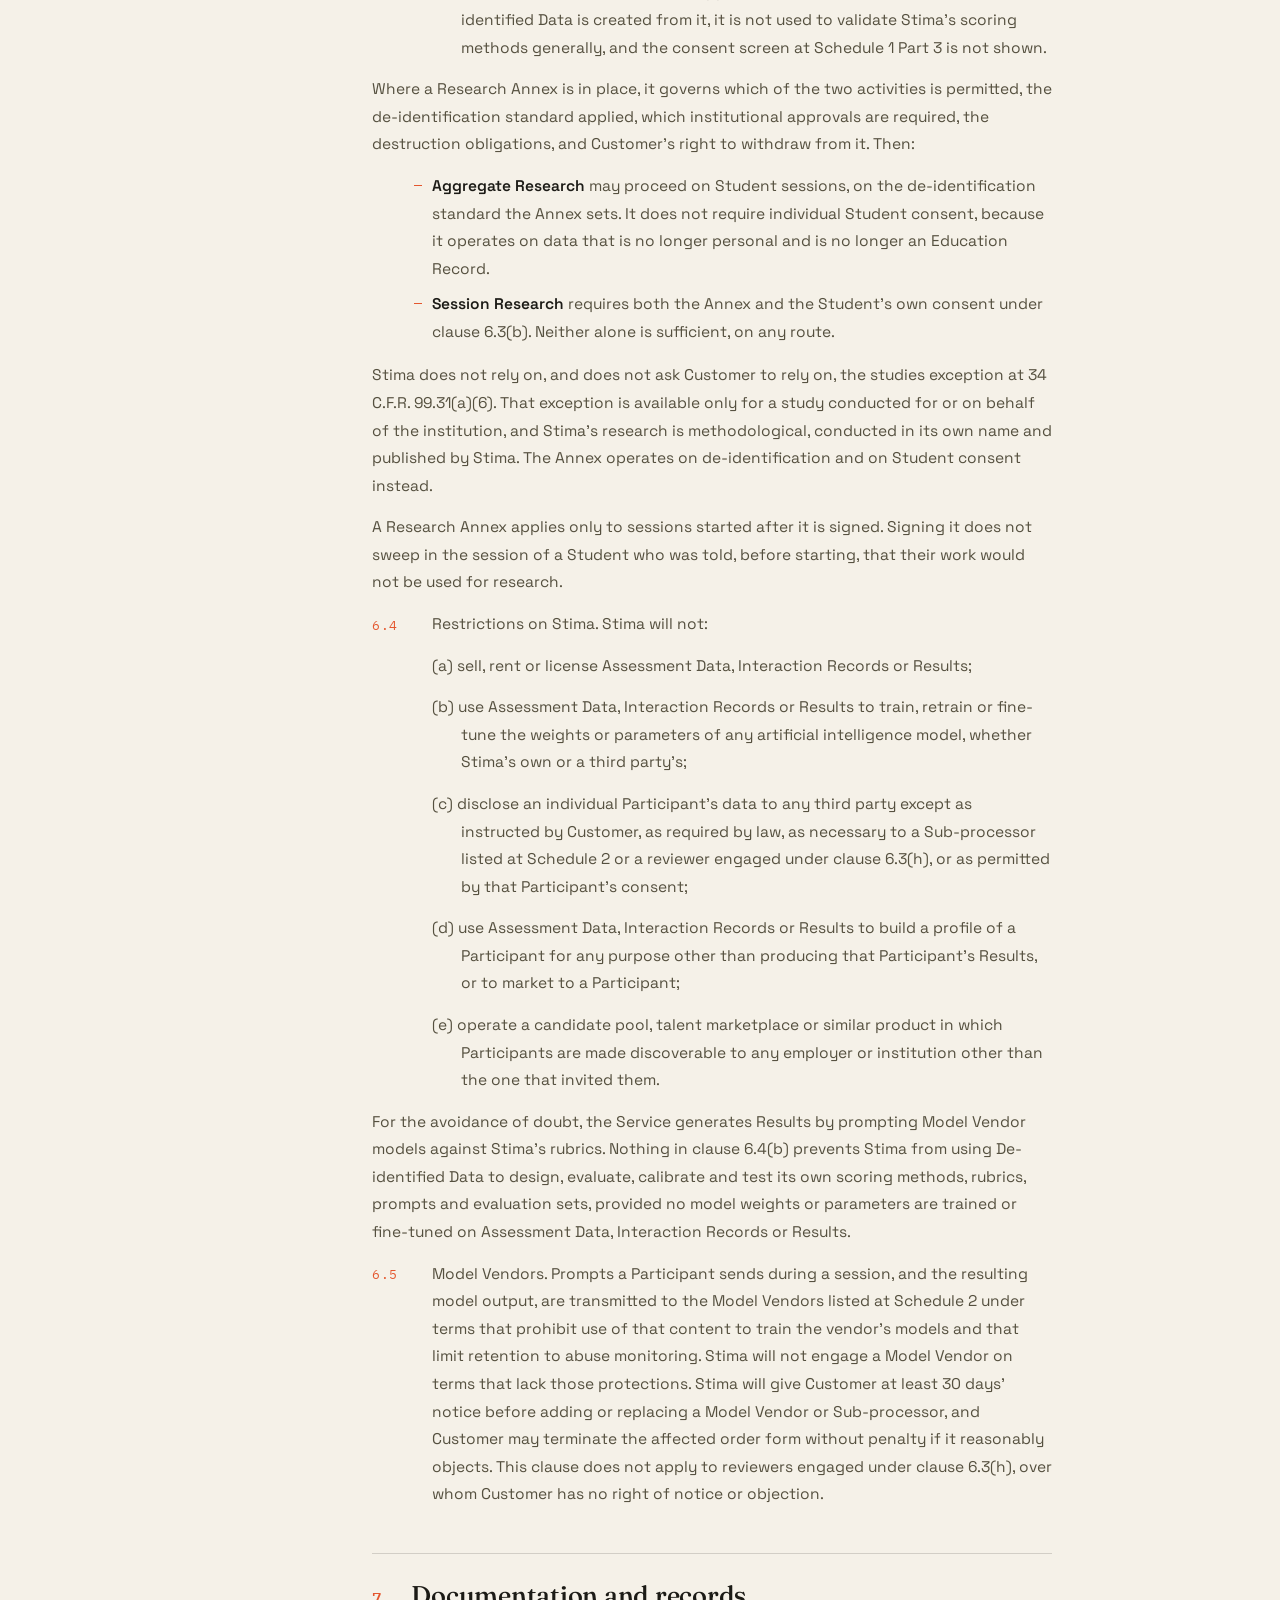
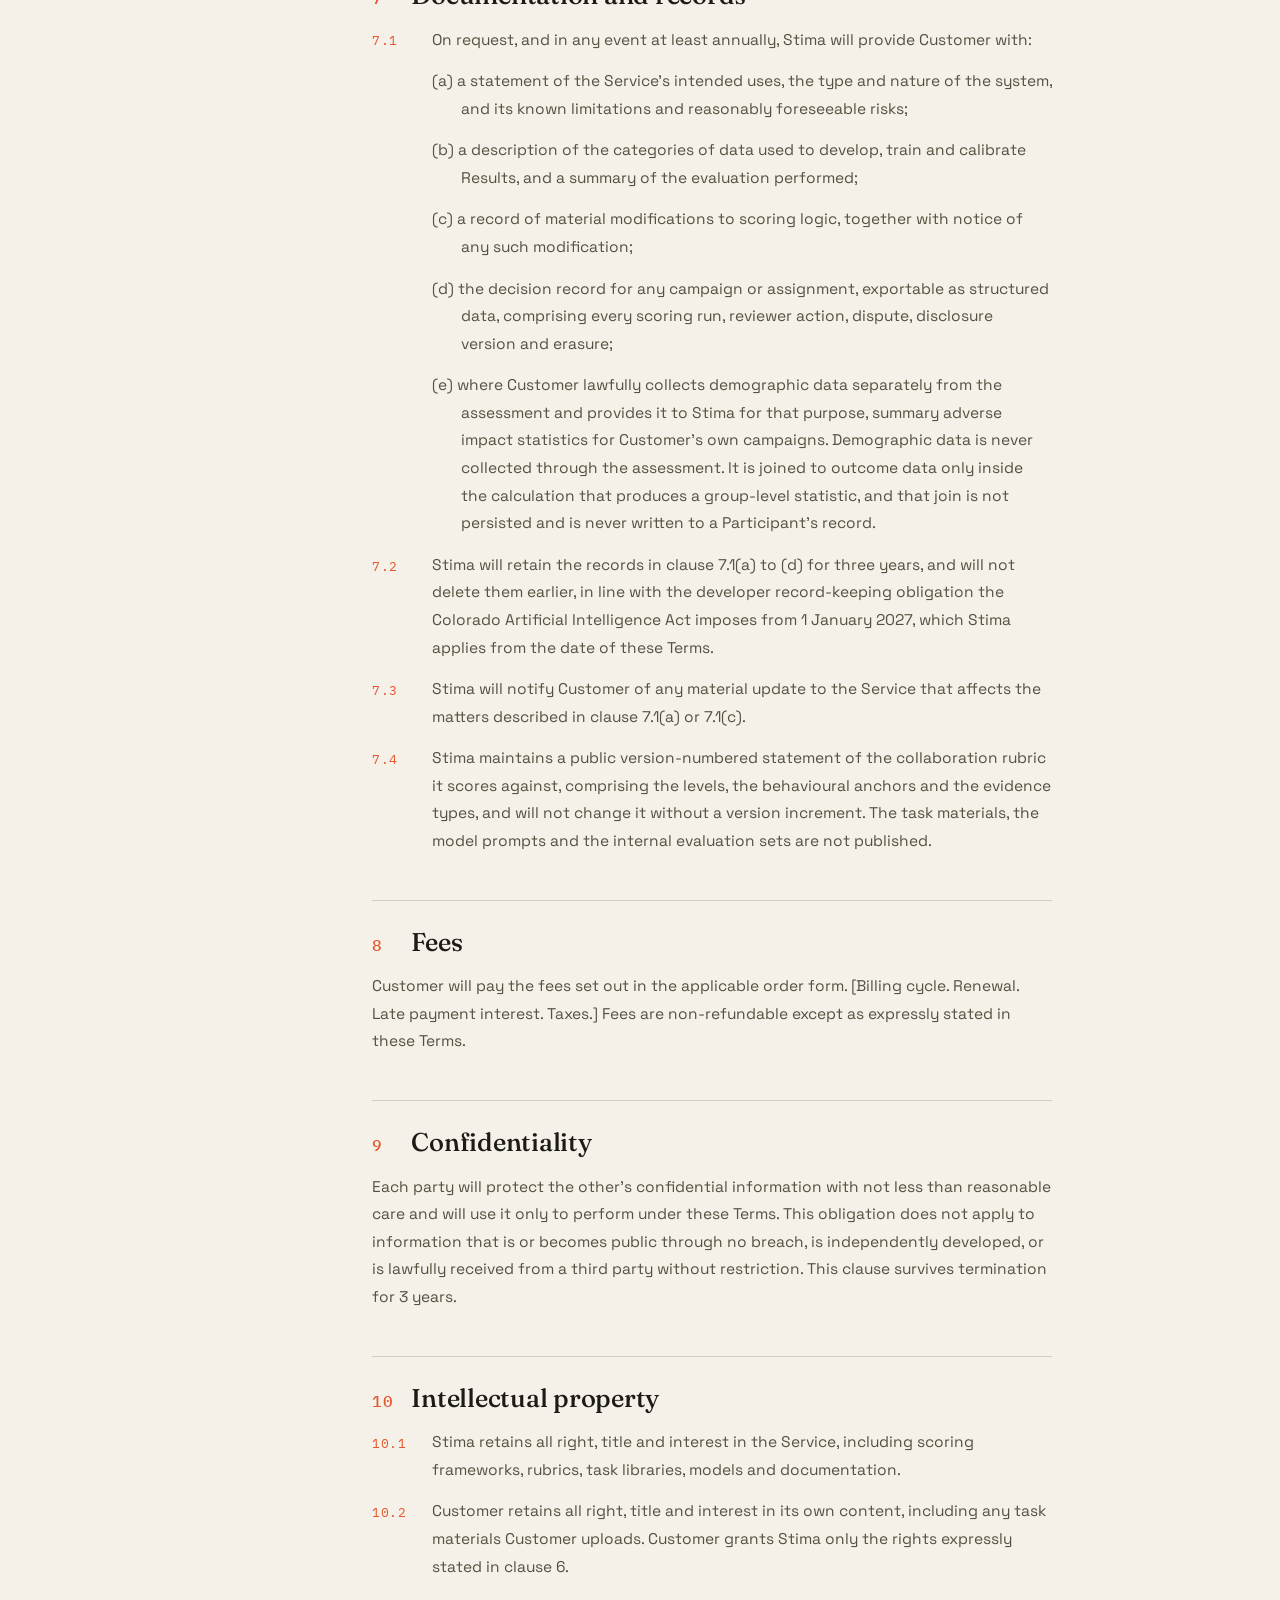
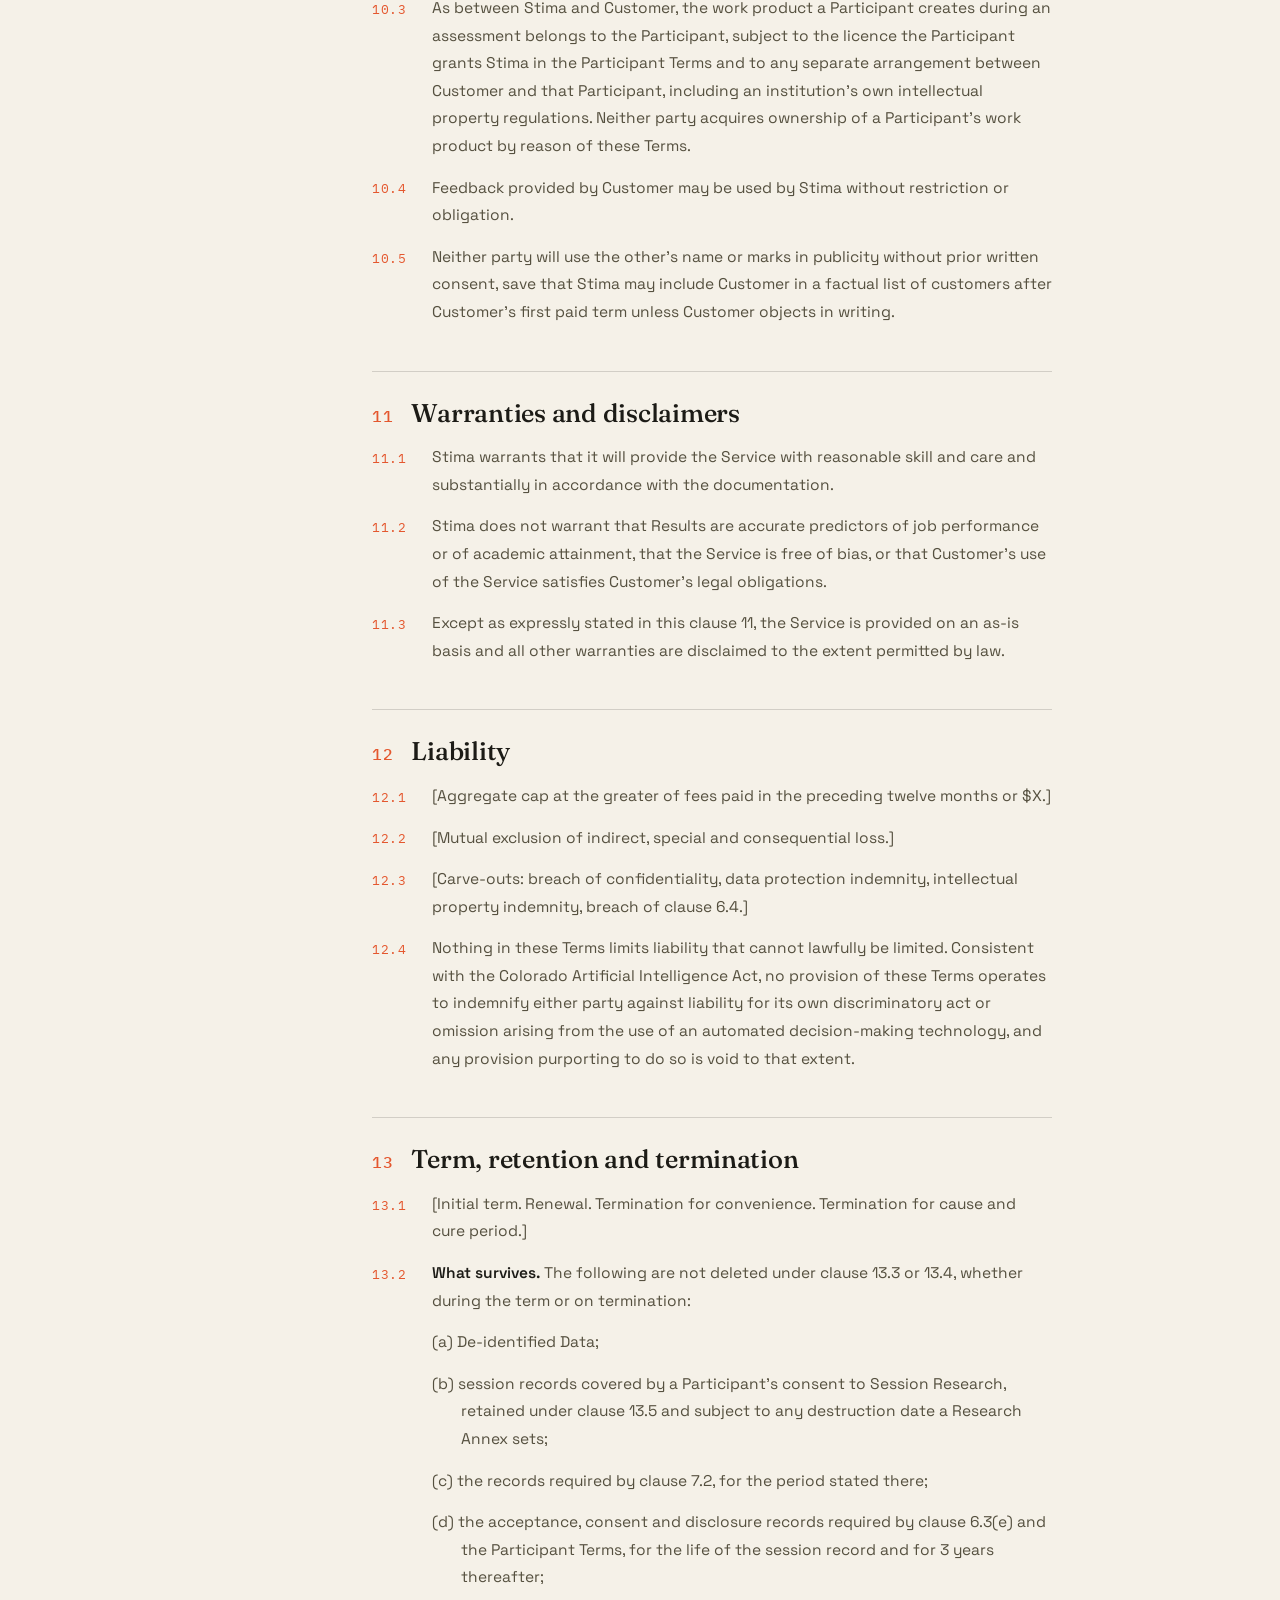
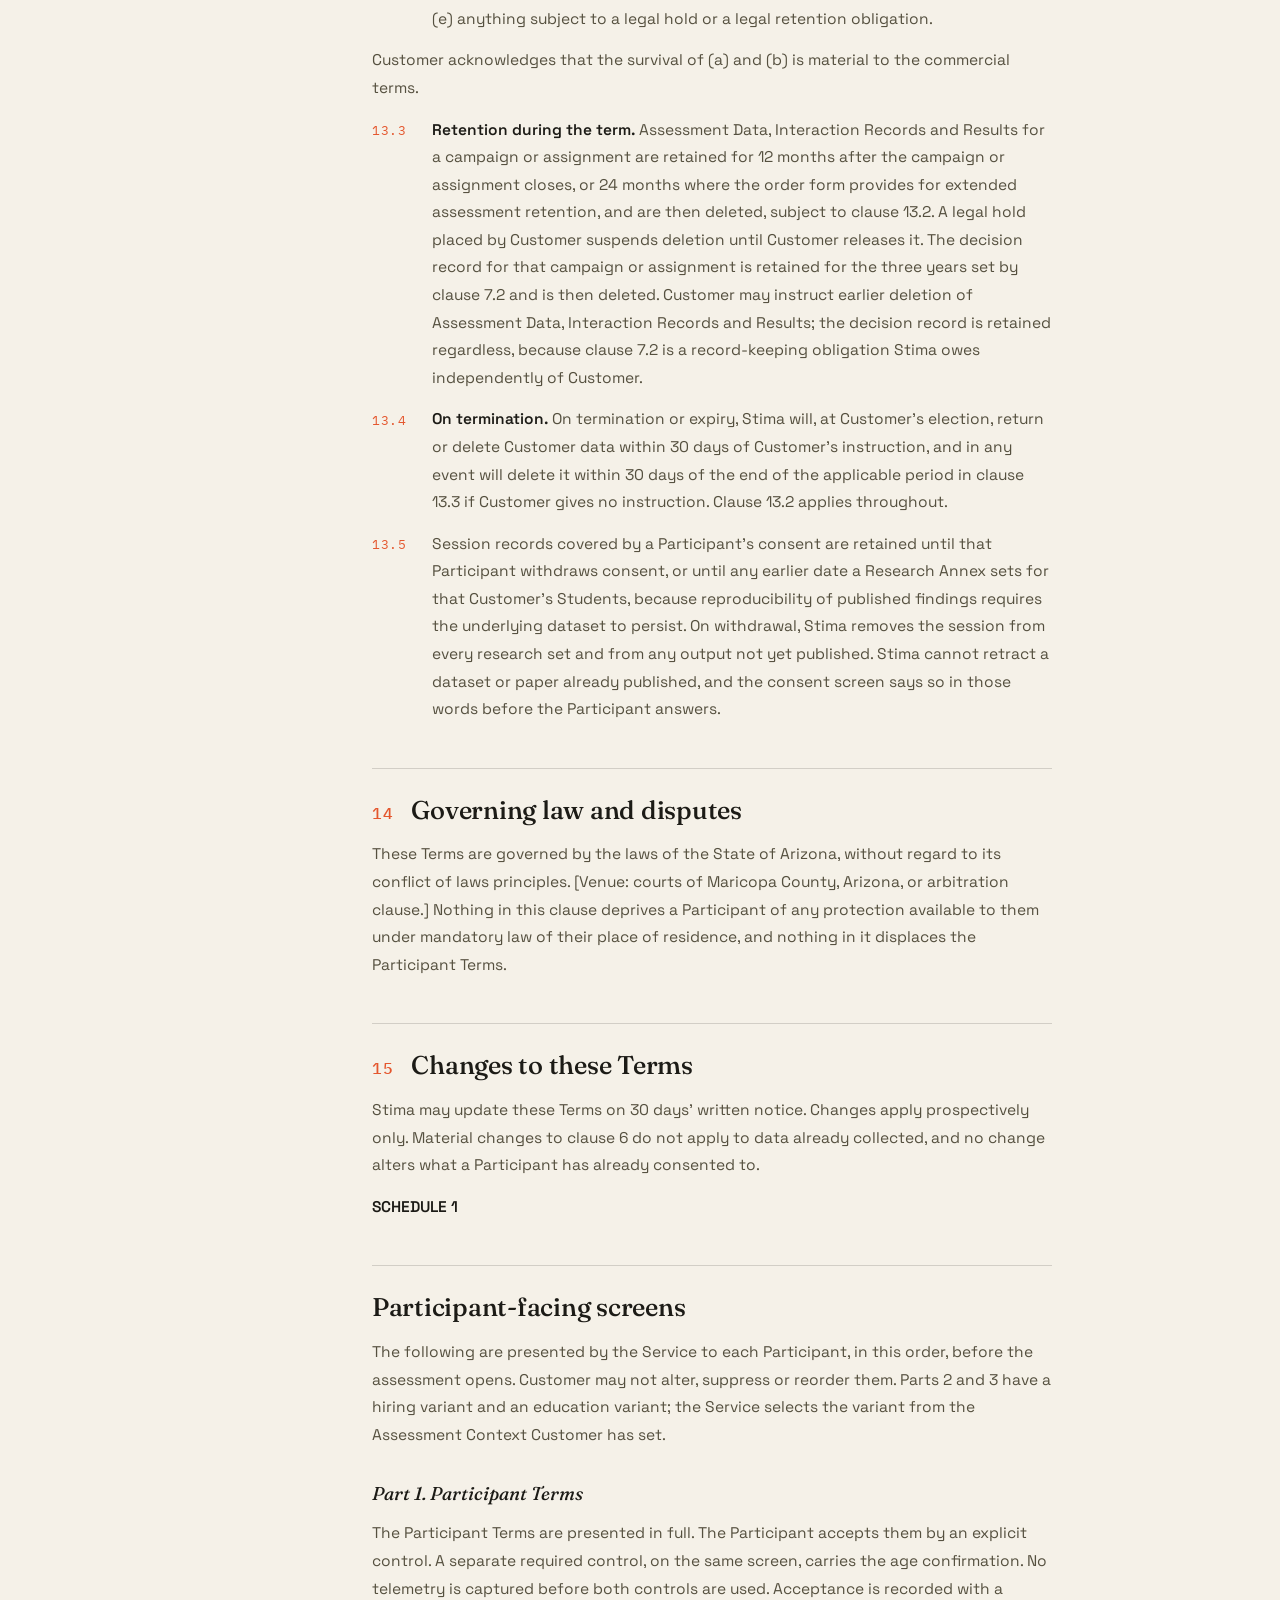
<file: terms/index.html>
<!DOCTYPE html>
<html lang="en">
<head>
<meta charset="UTF-8">
<meta name="viewport" content="width=device-width, initial-scale=1">
<title>Legal · Stima</title>
<meta name="description" content="Stima Prova Terms of Use, Privacy Policy and Participant Terms.">
<link rel="canonical" href="https://mystima.io/terms/">
<link rel="preconnect" href="https://fonts.googleapis.com">
<link rel="preconnect" href="https://fonts.gstatic.com" crossorigin>
<link href="https://fonts.googleapis.com/css2?family=Fraunces:ital,opsz,wght@0,9..144,300..700;1,9..144,300..700&family=Space+Grotesk:wght@300..700&family=IBM+Plex+Mono:wght@400;500&display=swap" rel="stylesheet">
<style>
:root{
  --paper:#F5F1E8;--paper-2:#EDE8DB;--ink:#1C1B16;--ink-2:#55503F;--muted:#8A846F;--accent:#E4572E;
  --line:rgba(var(--ink-rgb),.16);--line-strong:rgba(var(--ink-rgb),.34);
  --paper-rgb:245,241,232;--ink-rgb:28,27,22;--accent-rgb:228,87,46;
  --serif:"Fraunces",Georgia,serif;--sans:"Space Grotesk",-apple-system,"Segoe UI",sans-serif;--mono:"IBM Plex Mono",ui-monospace,monospace;
  --ease-out:cubic-bezier(.22,1,.36,1);
}
*{margin:0;padding:0;box-sizing:border-box}
html{scroll-behavior:smooth}
body{background:var(--paper);color:var(--ink);font-family:var(--sans);-webkit-font-smoothing:antialiased}
::selection{background:var(--accent);color:var(--paper)}
:focus-visible{outline:2px solid var(--accent);outline-offset:3px}
a{color:inherit}
.wrap{max-width:1240px;margin:0 auto;padding:0 clamp(20px,4vw,48px)}

nav{position:sticky;top:0;z-index:50;display:flex;align-items:center;justify-content:space-between;padding:16px clamp(20px,4vw,48px);background:rgba(var(--paper-rgb),.86);backdrop-filter:blur(14px);-webkit-backdrop-filter:blur(14px);border-bottom:1px solid var(--line)}
.wordmark{font-family:var(--serif);font-weight:600;font-size:24px;letter-spacing:-.01em;color:var(--ink);text-decoration:none;display:flex;align-items:baseline;gap:8px}
.wordmark .dot{width:7px;height:7px;background:var(--accent);border-radius:50%;transform:translateY(-2px)}
.back{font-family:var(--mono);font-size:11px;letter-spacing:.14em;text-transform:uppercase;color:var(--ink-2);text-decoration:none;position:relative;padding:4px 0}
.back::after{content:"";position:absolute;left:0;bottom:0;height:1px;width:100%;background:var(--accent);transform:scaleX(0);transform-origin:right;transition:transform .45s var(--ease-out)}
.back:hover::after{transform:scaleX(1);transform-origin:left}

.lg-hero{padding:clamp(56px,9vh,96px) 0 clamp(30px,5vh,44px)}
.lg-hero h1{font-family:var(--serif);font-weight:440;letter-spacing:-.025em;line-height:.98;font-size:clamp(2.6rem,6.4vw,4.8rem);max-width:14ch}
.lg-hero h1 em{font-style:italic;color:var(--accent)}
.lg-hero p{color:var(--ink-2);font-size:clamp(1rem,1.4vw,1.12rem);line-height:1.7;max-width:600px;margin:22px 0 34px}

.lg-docs{padding-bottom:clamp(70px,10vh,120px);border-top:1px solid var(--line)}
.lg-doc{display:grid;grid-template-columns:1fr;gap:40px;padding-top:clamp(36px,6vh,60px)}
.lg-doc + .lg-doc{border-top:1px solid var(--line);margin-top:60px}
.js .lg-doc{display:none}
.js .lg-doc.on{display:grid}
.js .lg-doc + .lg-doc{border-top:none;margin-top:0}
.lg-doc-head{margin-bottom:26px}
@media(min-width:960px){
  .lg-doc{grid-template-columns:240px 1fr;gap:64px}
  .lg-toc{position:sticky;top:96px;align-self:start;max-height:calc(100vh - 130px);overflow-y:auto;padding-top:8px}
}
@media(max-width:959px){.lg-toc{border:1px solid var(--line);padding:16px 18px}}

footer{border-top:1px solid var(--line);padding:30px 0 40px}
.foot{display:flex;flex-wrap:wrap;justify-content:space-between;gap:14px;font-family:var(--mono);font-size:10.5px;letter-spacing:.12em;text-transform:uppercase;color:var(--muted)}
.foot a{text-decoration:none;border-bottom:1px solid var(--line-strong)}
.foot a:hover{color:var(--ink);border-bottom-color:var(--accent)}
</style>
<link rel="stylesheet" href="/legal.css">
<script src="/consent.js"></script>
<script>document.documentElement.classList.add("js")</script>
<!-- site-meta: icons and JSON-LD for search engines and AI crawlers, written by tools/site_meta.py -->
<link rel="icon" href="/favicon.ico" sizes="32x32">
<link rel="icon" href="/favicon.svg" type="image/svg+xml">
<link rel="apple-touch-icon" href="/apple-touch-icon.png">
<script type="application/ld+json" id="site-meta">
{"@context":"https://schema.org","@graph":[
{"@type":"WebPage","@id":"https://mystima.io/terms/#webpage","url":"https://mystima.io/terms/","name":"Legal · Stima","description":"Stima Prova Terms of Use, Privacy Policy and Participant Terms.","isPartOf":{"@id":"https://mystima.io/#website"},"about":{"@id":"https://mystima.io/#software"},"inLanguage":"en","breadcrumb":{"@id":"https://mystima.io/terms/#breadcrumb"}},
{"@type":"BreadcrumbList","@id":"https://mystima.io/terms/#breadcrumb","itemListElement":[{"@type":"ListItem","position":1,"name":"Stima Prova","item":"https://mystima.io/"},{"@type":"ListItem","position":2,"name":"Legal","item":"https://mystima.io/terms/"}]},
{"@type":"Organization","@id":"https://mystima.io/#organization","name":"Stima Prova","alternateName":"Stima","legalName":"Milkis Strategic Partners LLC","url":"https://mystima.io/","logo":{"@type":"ImageObject","@id":"https://mystima.io/#logo","url":"https://mystima.io/img/stima-logo-512.png","contentUrl":"https://mystima.io/img/stima-logo-512.png","width":512,"height":512,"caption":"Stima Prova"},"image":{"@id":"https://mystima.io/#logo"},"email":"info@mystima.io","contactPoint":{"@type":"ContactPoint","contactType":"customer support","email":"info@mystima.io","url":"https://mystima.io/#contact"},"description":"Milkis Strategic Partners LLC, an Arizona limited liability company trading as Stima, operates Stima Prova, the post-AI skill assessment for hiring teams and higher education, at mystima.io.","disambiguatingDescription":"Stima Prova is skill-assessment software for hiring teams and higher education at mystima.io, run by Milkis Strategic Partners LLC, an Arizona limited liability company. It is not accounting, tax or invoicing software.","knowsAbout":["Post-AI skill assessment","AI-allowed assessment"]},
{"@type":"WebSite","@id":"https://mystima.io/#website","url":"https://mystima.io/","name":"Stima Prova","alternateName":["Stima","mystima.io"],"description":"The post-AI skill assessment. AI-allowed by design, measured on a published scale, every score cited to the record.","publisher":{"@id":"https://mystima.io/#organization"},"inLanguage":"en"},
{"@type":"WebApplication","@id":"https://mystima.io/#software","name":"Stima Prova","alternateName":"Stima","url":"https://mystima.io/","description":"Stima Prova turns the assignment or take-home that a hiring team or an instructor already uses into an AI-allowed session, grading the work on the customer's rubric and the AI use on a published scale, every score cited to the record.","disambiguatingDescription":"Stima Prova is skill-assessment software for hiring teams and higher education at mystima.io, run by Milkis Strategic Partners LLC, an Arizona limited liability company. It is not accounting, tax or invoicing software.","applicationCategory":"BusinessApplication","applicationSubCategory":"Post-AI skill assessment","operatingSystem":"Web browser","featureList":["Builds the task from the assignment, take-home or role description you already use, plus a planted difficulty a blind copy-paste gets wrong","One focused, timed work session with AI explicitly allowed, recorded with consent","Quality of the work: a 0–100 score on the deliverable, graded blind on your rubric","AI collaboration: Delegator, Operator or Director on a published scale, read against what the task needed","Every score cites a moment in the session record","A human confirms every outcome; participants can dispute","Workspace-only recording: no video recording, no keystroke logging, no lockdown browser","Grades and decisions export as CSV for your LMS or ATS","A verifiable credential (Open Badges 3.0) and a shareable result page for each assignment","Hosted in the EU"],"audience":[{"@type":"BusinessAudience","audienceType":"Hiring teams"},{"@type":"EducationalAudience","audienceType":"Higher education","educationalRole":"instructor"}],"inLanguage":"en","image":{"@id":"https://mystima.io/#logo"},"publisher":{"@id":"https://mystima.io/#organization"},"provider":{"@id":"https://mystima.io/#organization"}}
]}
</script>
<!-- /site-meta -->
</head>
<body>
<nav>
  <a class="wordmark" href="/">stima<span class="dot"></span></a>
  <a class="back" href="/">← Back to mystima.io</a>
</nav>

<main>
  <section class="lg-hero">
    <div class="wrap">
      <h1>Legal Corner</h1>
      <p>Three documents govern Stima Prova. The Terms of Use bind the organisation that runs assessments, the Participant Terms bind each person who takes one, and the Privacy Policy explains what happens to data for everyone. Each carries its own version.</p>
      <div class="lg-tabs" role="tablist" aria-label="Legal documents"><a class="lg-tab" href="#terms-of-use" data-doc="terms-of-use" role="tab"><span class="lg-tab-for">For customers</span><span class="lg-tab-name">Terms of Use</span></a><a class="lg-tab" href="#privacy" data-doc="privacy" role="tab"><span class="lg-tab-for">For everyone</span><span class="lg-tab-name">Privacy Policy</span></a><a class="lg-tab" href="#participant-terms" data-doc="participant-terms" role="tab"><span class="lg-tab-for">For participants</span><span class="lg-tab-name">Participant Terms</span></a></div>
    </div>
  </section>

  <section class="lg-docs">
    <div class="wrap">

<article class="lg-doc" id="terms-of-use" data-doc="terms-of-use" data-title="Terms of Use" data-meta="Version 2.1 | Effective 24 September 2026">
  <aside class="lg-toc" aria-label="Sections of the Terms of Use">
    <div class="lg-toc-label">On this page</div>
    <ol><li><a href="#terms-of-use-1-definitions">1. Definitions</a></li><li><a href="#terms-of-use-2-the-service">2. The Service</a></li><li><a href="#terms-of-use-3-accounts-and-access">3. Accounts and access</a></li><li><a href="#terms-of-use-4-customer-responsibilities">4. Customer responsibilities</a></li><li><a href="#terms-of-use-5-roles-under-data-protection-law">5. Roles under data protection law</a></li><li><a href="#terms-of-use-6-use-of-data">6. Use of data</a></li><li><a href="#terms-of-use-7-documentation-and-records">7. Documentation and records</a></li><li><a href="#terms-of-use-8-fees">8. Fees</a></li><li><a href="#terms-of-use-9-confidentiality">9. Confidentiality</a></li><li><a href="#terms-of-use-10-intellectual-property">10. Intellectual property</a></li><li><a href="#terms-of-use-11-warranties-and-disclaimers">11. Warranties and disclaimers</a></li><li><a href="#terms-of-use-12-liability">12. Liability</a></li><li><a href="#terms-of-use-13-term-retention-and-termination">13. Term, retention and termination</a></li><li><a href="#terms-of-use-14-governing-law-and-disputes">14. Governing law and disputes</a></li><li><a href="#terms-of-use-15-changes-to-these-terms">15. Changes to these Terms</a></li><li><a href="#terms-of-use-participant-facing-screens">Participant-facing screens</a></li><li><a href="#terms-of-use-sub-processors-and-model-vendors">Sub-processors and Model Vendors</a></li></ol>
  </aside>
  <div class="lg-body">
    <header class="lg-doc-head">
      <div class="lg-kicker">For customers</div>
      <h2 class="lg-doc-title">Terms of Use</h2>
      <p class="lg-meta">Version 2.1 | Effective 24 September 2026</p>
    </header>
    <div class="lg-text">
<p>These Terms of Use govern access to the Stima Prova assessment platform. They are entered into between Milkis Strategic Partners LLC, an Arizona limited liability company of 378 W Foothill St, Apache Junction, AZ 85120 ("Stima", "we", "us"), and the organisation identified on the order form ("Customer", "you").</p>
<p>The Service is used in two contexts. In the <strong>hiring context</strong>, an employer invites a job applicant to complete a work task. In the <strong>education context</strong>, an educational institution or an instructor invites a student to complete a work task as part of a course, programme or credential. Most of these Terms apply to both. Where a clause applies to only one, it says so.</p>
<p>Three instruments make up the framework. These Terms bind Customer. The Participant Terms bind each Participant directly and are accepted before the assessment opens. The Privacy Policy describes how Stima processes personal data in each of its roles. Schedule 1 sets out the screens the Service presents to every Participant, in a hiring variant and an education variant, and the requirements Stima holds itself to in operating them.</p>
<h2 id="terms-of-use-1-definitions"><span class="h-no">1</span>Definitions</h2>
<p>"Service" means the Stima Prova assessment platform and related interfaces, documentation and support.</p>
<p>"Customer" means the organisation that subscribes to the Service under an order form.</p>
<p>"Authorised User" means a Customer employee, contractor or instructor permitted by Customer to access the Service.</p>
<p>"Participant" means an individual who completes an assessment through the Service at Customer's invitation.</p>
<p>"Candidate" means a Participant assessed in connection with recruitment or employment.</p>
<p>"Student" means a Participant assessed in connection with a course, programme or credential offered by Customer as an educational institution.</p>
<p>"Assessment Context" means, for a given campaign or assignment, whether it is a hiring context or an education context. Customer sets it and warrants that it is accurate.</p>
<p>"Participant Terms" means the agreement between Stima and each Participant, presented in full and accepted by the Participant before the assessment opens. The current version is at https://mystima.io/participant-terms and is incorporated into these Terms by reference. Stima will give Customer 30 days' notice of any change to it.</p>
<p>"Assessment Data" means work products, responses and submissions a Participant creates during an assessment.</p>
<p>"Interaction Record" means process data captured during an assessment, including prompts sent to AI models, the model and capability tier selected, edits made after model output, content copied from model output into the Participant's work, responses the Participant discarded or regenerated, verification actions, periods of inactivity, and the distribution of time across the session.</p>
<p>"Results" means the scores, levels, calibration measures and reports the Service generates from Assessment Data and Interaction Records.</p>
<p>"Model Vendor" means a third party whose AI models the Service makes available to Participants or uses to generate Results, listed at Schedule 2.</p>
<p>"Sub-processor" means a third party engaged by Stima to process personal data in connection with the Service, listed at Schedule 2.</p>
<p>"De-identified Data" means data produced by the procedure at clause 6.2 from which direct and indirect identifiers have been removed such that it can no longer reasonably be attributed to an identified or identifiable natural person, and which Stima undertakes not to attempt to re-identify.</p>
<p>"Aggregate Research" means research and publication using De-identified Data and statistics derived from it, under clause 6.3(a). Aggregate Research does not involve publication of any individual session.</p>
<p>"Session Research" means research and publication using a Participant's session record in a form that is not De-identified Data, under clause 6.3(b), and only with that Participant's consent.</p>
<p>"Education Records" has the meaning given by the Family Educational Rights and Privacy Act, 20 U.S.C. 1232g, and its implementing regulations.</p>
<h2 id="terms-of-use-2-the-service"><span class="h-no">2</span>The Service</h2>
<p class="clause"><span class="cl-no">2.1</span>Stima grants Customer a non-exclusive, non-transferable, non-sublicensable right to access and use the Service during the subscription term for Customer's internal assessment purposes in the Assessment Context it has set.</p>
<p class="clause"><span class="cl-no">2.2</span>The Service produces Results intended to inform human judgement. The Service does not make hiring decisions and does not assign grades. Customer is solely responsible for every employment decision and every academic decision it takes.</p>
<p class="clause"><span class="cl-no">2.3</span>The Service is available only to Participants aged 18 or over. Customer will not invite or assign an assessment to any person under 18, including where an under-18 person is enrolled in a course through dual enrolment, early admission or an equivalent arrangement. The Service does not knowingly process the personal data of anyone under 18, and consent to Session Research is never sought from anyone who has not confirmed they are 18 or over.</p>
<p class="clause"><span class="cl-no">2.4</span>Stima may modify the Service. Stima will not materially degrade core functionality during a paid term.</p>
<h2 id="terms-of-use-3-accounts-and-access"><span class="h-no">3</span>Accounts and access</h2>
<p class="clause"><span class="cl-no">3.1</span>Customer is responsible for the confidentiality of Authorised User credentials and for all activity conducted under its account.</p>
<p class="clause"><span class="cl-no">3.2</span>Customer will notify Stima without undue delay on becoming aware of any unauthorised access.</p>
<p class="clause"><span class="cl-no">3.3</span>Participants do not hold accounts. Participant access to a session, and to a result page, is by single-purpose token, or, where the Service is used through a learning management system, by the identifier that system supplies. Customer will not share, reissue or attempt to reuse a Participant token.</p>
<h2 id="terms-of-use-4-customer-responsibilities"><span class="h-no">4</span>Customer responsibilities</h2>
<p class="clause"><span class="cl-no">4.1</span>Customer will:</p>
<p class="item">(a) use the Service only for the lawful assessment of Participants, and in the hiring context only for roles Customer is genuinely recruiting for;</p>
<p class="item">(b) notify Participants in advance that an automated or AI-assisted tool will be used in the assessment, before the assessment begins, where any applicable law requires such notice;</p>
<p class="item">(c) not suppress, bypass, pre-complete, alter or reorder the Participant Terms or the notice and consent screens the Service presents, and not prevent a Participant from reading them;</p>
<p class="item">(d) maintain meaningful human review of any adverse decision informed by Results, and provide each affected Participant with any explanation, reconsideration route, appeal, or record retention that applicable law or Customer's own academic regulations require;</p>
<p class="item">(e) not use Results as the sole basis for an adverse decision, not configure any automated rejection on the basis of a Result, and in the education context not treat a Result as a grade;</p>
<p class="item">(f) in the hiring context, where required by applicable law, inform and consult employee representatives before putting the Service into service;</p>
<p class="item">(g) not invite or knowingly permit any person under 18 to take an assessment;</p>
<p class="item">(h) not attempt to re-identify De-identified Data, reverse engineer the Service, or use the Service to develop a competing product;</p>
<p class="item">(i) not represent to Participants that consent to Session Research is required, expected, beneficial to their application or their standing on a course, or visible to Customer;</p>
<p class="item">(j) set the Assessment Context accurately for each campaign or assignment, and notify Stima before changing it.</p>
<p class="clause"><span class="cl-no">4.2</span>Customer acknowledges that obligations under laws including the EU Artificial Intelligence Act, the Colorado Artificial Intelligence Act (SB 26-189), New York City Local Law 144, the Illinois Human Rights Act as amended by HB 3773, the Illinois Biometric Information Privacy Act where the optional identity check is enabled, the California Consumer Privacy Act, the Family Educational Rights and Privacy Act, UAE Federal Decree-Law No. 45 of 2021, and DIFC Data Protection Law No. 5 of 2020 together with DIFC Regulation 10, may attach to Customer in its capacity as deployer, controller or educational institution, and that Customer is responsible for its own compliance. Stima will provide the documentation described in clause 7 to support that compliance.</p>
<p>Customer further acknowledges that Annex III of the EU Artificial Intelligence Act treats both recruitment and candidate evaluation, and the evaluation of learning outcomes and admission to educational institutions, as high-risk uses, so that the education context is not outside that regime.</p>
<p class="clause"><span class="cl-no">4.3</span><strong>Hiring context only.</strong> Where Customer uses the Service to assess Candidates for a position located in, or performed in, New York City, Customer is responsible for commissioning the independent bias audit and publishing the summary of results required by New York City Local Law 144, and for the Candidate notice that law requires. Stima will supply, on request and without charge, the selection and scoring data for Customer's own campaigns in a form suitable for an auditor. Stima does not perform that audit and does not hold itself out as an independent auditor of it.</p>
<p class="clause"><span class="cl-no">4.4</span><strong>Education context only.</strong> Customer:</p>
<p class="item">(a) warrants that its use of the Service is consistent with its own academic integrity policy and that the policy permits the use of AI tools in the manner the assessment allows;</p>
<p class="item">(b) warrants that, where it is subject to FERPA, it has specified criteria for school officials and legitimate educational interest in its annual FERPA notification, and that those criteria cover Stima;</p>
<p class="item">(c) will make its appeal route available to any Student who disputes a Result, and will not treat a Result as determinative of an academic integrity allegation;</p>
<p class="item">(d) will set, on the order form, when a Student's result page is released to them: on scoring, or after an instructor has reviewed it. Stima defaults to release on scoring, and the Student-facing screens state which setting applies;</p>
<p class="item">(e) acknowledges that no research of any kind is performed on Student sessions unless Customer has signed the Research Annex described in clause 6.3(i).</p>
<h2 id="terms-of-use-5-roles-under-data-protection-law"><span class="h-no">5</span>Roles under data protection law</h2>
<p class="clause"><span class="cl-no">5.1</span>In respect of Assessment Data, Interaction Records and Results processed in order to deliver assessments to Customer, Customer is the controller and Stima is the processor. The Data Processing Addendum at https://mystima.io/dpa applies and forms part of these Terms.</p>
<p class="clause"><span class="cl-no">5.2</span>Where DIFC Regulation 10 applies, Customer is the Deployer and Stima is the Operator, and each party will perform the obligations attaching to that role. Customer acknowledges that use of the Service for the evaluation of individuals in a recruitment or educational context is capable of amounting to High Risk Processing under that Regulation, and that the Deployer bears primary accountability for the deployment. The order form states which party appoints the Autonomous Systems Officer, or whether Stima holds Regulation 10 certification.</p>
<p class="clause"><span class="cl-no">5.3</span>In respect of Session Research under clause 6.3(b), Stima acts as an independent controller. Customer does not direct that processing and has no right to the identity of the reviewers engaged under clause 6.3(h). Stima is accountable to the Participant for it, not to Customer.</p>
<p>In the hiring context Customer has no right to object to that processing. In the education context Customer controls whether it happens at all, through the Research Annex at clause 6.3(i), and may withdraw that Annex on notice, in which case Stima stops. Within the scope Customer has agreed there, Stima still acts as independent controller and Customer still does not direct the research itself.</p>
<p class="clause"><span class="cl-no">5.4</span>In respect of the creation of De-identified Data under clause 6.2, which is itself an operation on personal data, Stima acts as controller of that operation, with Customer's authorisation under clause 6.2 and the licence each Participant grants under the Participant Terms. De-identified Data, once created, is not personal data. Aggregate Research under clause 6.3(a) operates on De-identified Data only, so no party is a controller of it and no data protection legal basis is required for it.</p>
<p class="clause"><span class="cl-no">5.5</span>In respect of the Participant Terms, the Participant result page, and requests a Participant makes to Stima about their own data, Stima acts as controller for those limited purposes, as described in the Privacy Policy.</p>
<p class="clause"><span class="cl-no">5.6</span><strong>Education context only.</strong> Where Customer is an educational institution subject to FERPA, and Customer has designated Stima as a school official in its annual FERPA notification under clause 4.4, Stima acts as a school official with a legitimate educational interest in Education Records disclosed to it. In that capacity Stima performs a service Customer would otherwise perform with its own employees, is under Customer's direct control with respect to the use and maintenance of those records, and will not redisclose them except as Customer directs or the law requires.</p>
<p>That capacity and the independent-controller capacity at clause 5.3 cannot operate on the same records at the same time. Clause 6.3(i) resolves the conflict by switching research off in the education context unless Customer has separately agreed to it in writing.</p>
<h2 id="terms-of-use-6-use-of-data"><span class="h-no">6</span>Use of data</h2>
<p class="clause"><span class="cl-no">6.1</span>To provide the Service.</strong> Stima processes Assessment Data, Interaction Records and Results in order to operate, secure and support the Service, on Customer's documented instructions. Those instructions include quality assurance of Results generated for Customer's own campaigns and assignments, which may involve blind scoring of a session by Stima personnel and comparison against the Service's output. Personnel performing that work are bound by confidentiality and see only what the task requires. Work directed at validating Stima's scoring methods generally, rather than at a Customer's own Results, is performed on De-identified Data under clause 6.2.</p>
<p class="clause"><span class="cl-no">6.2</span>De-identification and product improvement.</strong> Stima creates De-identified Data from Assessment Data and Interaction Records and uses it to operate, evaluate, secure, calibrate and improve the Service, including the validation of scoring models, and for Aggregate Research under clause 6.3(a).</p>
<p>Customer authorises that creation and use, and grants Stima a non-exclusive, perpetual, irrevocable, royalty-free right in respect of any Customer content it comprises. Each Participant grants Stima the corresponding right in respect of their own Assessment Data and Interaction Record under the Participant Terms, on the same terms and for the same purposes. De-identified Data does not constitute Customer Confidential Information.</p>
<p>De-identification is not automated pattern matching alone. Stima operates a documented procedure comprising automated removal of direct identifiers, automated detection of indirect identifiers in free text including personal names, employer names, institution names, course names, project names and client names, and a human review pass before any record enters a research or improvement set. Stima maintains a written record of that procedure and of its version history, and will make it available to Customer on request.</p>
<p>Where a record cannot be brought to the De-identified Data standard by that procedure, it is not used for Aggregate Research and is used for Session Research only under clause 6.3(b).</p>
<p>A Participant who objects to the creation of De-identified Data from their session is excluded from it, provided the objection reaches Stima before the campaign or assignment closes. De-identification does not run on any session before that point, so that is the window, and the Participant Terms state it. Once created, De-identified Data is no longer attributable to that Participant and cannot be withdrawn from the set, which the Participant Terms state before the assessment begins.</p>
<p class="clause"><span class="cl-no">6.3</span>Research.</strong> Stima conducts methodological research into assessment design and the measurement of human-AI collaboration, and publishes the results of that research.</p>
<p class="item">(a) <strong>Aggregate Research.</strong> Stima may use De-identified Data, which is not personal data, for research and may publish aggregate findings and statistics derived from it. No Customer, Participant, role, course or organisation is identified, and no individual session is published. This does not depend on Participant consent and is disclosed to every Participant in the assessment notice at Schedule 1 Part 2.</p>
<p class="item">(b) <strong>Session Research.</strong> Where research requires a session record in a form that is not De-identified Data, Stima uses that record only in respect of Participants who have given explicit consent, separately recorded, through the consent screen at Schedule 1 Part 3. That consent is optional, is not a condition of taking or completing an assessment, has no bearing on Results or on any grade, is not disclosed to Customer, and may be withdrawn at any time.</p>
<p class="item">(c) Customer will not suppress or interfere with the consent screen and will not request disclosure of which Participants consented. Stima will not disclose it, including in aggregate at a granularity that would permit identification of an individual Participant's answer.</p>
<p class="item">(d) Research outputs may include published papers, conference proceedings and published datasets. A published dataset contains only the session records of consenting Participants, processed as described in Schedule 1 Part 3. No individual session derived from a non-consenting Participant is published in any form; publication from De-identified Data is limited to aggregate findings and statistics.</p>
<p class="item">(e) Stima will record, for every Participant and every session, the answer given to the consent question, the timestamp, and the identifier of the exact version of the wording displayed, including where the answer was a refusal or a non-answer. Superseded versions of that wording are retained.</p>
<p class="item">(f) Stima will obtain ethics review of any Session Research before submission for publication, through an institutional review board, an independent ethics review service, or the review process of the publication venue, and will record which route was used for each output.</p>
<p class="item">(g) Consent to Session Research is recorded per session. It does not carry over to any subsequent assessment, and it is never sought from a person who has not confirmed they are 18 or over.</p>
<p class="item">(h) Session records used in Session Research are read by Stima's researchers and by independent academic reviewers and collaborators engaged for scoring-agreement studies. Stima engages such a reviewer only under a written agreement imposing confidentiality, use restrictions limited to the study, a prohibition on re-identification and on onward disclosure, and a return or destruction obligation, and only where a lawful transfer mechanism is in place. Reviewers receive no Participant contact details.</p>
<p class="item">(i) <strong>Education context only. Research is off by default.</strong> Neither Aggregate Research nor Session Research is performed on any session generated in the education context unless Customer has signed a Research Annex. Absent that Annex, Stima uses a Student's session solely to deliver the assessment to Customer, including the quality assurance of that Student's own Results described in clause 6.1, and to support and secure the Service. No De-identified Data is created from it, it is not used to validate Stima's scoring methods generally, and the consent screen at Schedule 1 Part 3 is not shown.</p>
<p>Where a Research Annex is in place, it governs which of the two activities is permitted, the de-identification standard applied, which institutional approvals are required, the destruction obligations, and Customer's right to withdraw from it. Then:</p>
<ul><li><strong>Aggregate Research</strong> may proceed on Student sessions, on the de-identification standard the Annex sets. It does not require individual Student consent, because it operates on data that is no longer personal and is no longer an Education Record.</li><li><strong>Session Research</strong> requires both the Annex and the Student's own consent under clause 6.3(b). Neither alone is sufficient, on any route.</li></ul>
<p>Stima does not rely on, and does not ask Customer to rely on, the studies exception at 34 C.F.R. 99.31(a)(6). That exception is available only for a study conducted for or on behalf of the institution, and Stima's research is methodological, conducted in its own name and published by Stima. The Annex operates on de-identification and on Student consent instead.</p>
<p>A Research Annex applies only to sessions started after it is signed. Signing it does not sweep in the session of a Student who was told, before starting, that their work would not be used for research.</p>
<p class="clause"><span class="cl-no">6.4</span>Restrictions on Stima.</strong> Stima will not:</p>
<p class="item">(a) sell, rent or license Assessment Data, Interaction Records or Results;</p>
<p class="item">(b) use Assessment Data, Interaction Records or Results to train, retrain or fine-tune the weights or parameters of any artificial intelligence model, whether Stima's own or a third party's;</p>
<p class="item">(c) disclose an individual Participant's data to any third party except as instructed by Customer, as required by law, as necessary to a Sub-processor listed at Schedule 2 or a reviewer engaged under clause 6.3(h), or as permitted by that Participant's consent;</p>
<p class="item">(d) use Assessment Data, Interaction Records or Results to build a profile of a Participant for any purpose other than producing that Participant's Results, or to market to a Participant;</p>
<p class="item">(e) operate a candidate pool, talent marketplace or similar product in which Participants are made discoverable to any employer or institution other than the one that invited them.</p>
<p>For the avoidance of doubt, the Service generates Results by prompting Model Vendor models against Stima's rubrics. Nothing in clause 6.4(b) prevents Stima from using De-identified Data to design, evaluate, calibrate and test its own scoring methods, rubrics, prompts and evaluation sets, provided no model weights or parameters are trained or fine-tuned on Assessment Data, Interaction Records or Results.</p>
<p class="clause"><span class="cl-no">6.5</span>Model Vendors.</strong> Prompts a Participant sends during a session, and the resulting model output, are transmitted to the Model Vendors listed at Schedule 2 under terms that prohibit use of that content to train the vendor's models and that limit retention to abuse monitoring. Stima will not engage a Model Vendor on terms that lack those protections. Stima will give Customer at least 30 days' notice before adding or replacing a Model Vendor or Sub-processor, and Customer may terminate the affected order form without penalty if it reasonably objects. This clause does not apply to reviewers engaged under clause 6.3(h), over whom Customer has no right of notice or objection.</p>
<h2 id="terms-of-use-7-documentation-and-records"><span class="h-no">7</span>Documentation and records</h2>
<p class="clause"><span class="cl-no">7.1</span>On request, and in any event at least annually, Stima will provide Customer with:</p>
<p class="item">(a) a statement of the Service's intended uses, the type and nature of the system, and its known limitations and reasonably foreseeable risks;</p>
<p class="item">(b) a description of the categories of data used to develop, train and calibrate Results, and a summary of the evaluation performed;</p>
<p class="item">(c) a record of material modifications to scoring logic, together with notice of any such modification;</p>
<p class="item">(d) the decision record for any campaign or assignment, exportable as structured data, comprising every scoring run, reviewer action, dispute, disclosure version and erasure;</p>
<p class="item">(e) where Customer lawfully collects demographic data separately from the assessment and provides it to Stima for that purpose, summary adverse impact statistics for Customer's own campaigns. Demographic data is never collected through the assessment. It is joined to outcome data only inside the calculation that produces a group-level statistic, and that join is not persisted and is never written to a Participant's record.</p>
<p class="clause"><span class="cl-no">7.2</span>Stima will retain the records in clause 7.1(a) to (d) for three years, and will not delete them earlier, in line with the developer record-keeping obligation the Colorado Artificial Intelligence Act imposes from 1 January 2027, which Stima applies from the date of these Terms.</p>
<p class="clause"><span class="cl-no">7.3</span>Stima will notify Customer of any material update to the Service that affects the matters described in clause 7.1(a) or 7.1(c).</p>
<p class="clause"><span class="cl-no">7.4</span>Stima maintains a public version-numbered statement of the collaboration rubric it scores against, comprising the levels, the behavioural anchors and the evidence types, and will not change it without a version increment. The task materials, the model prompts and the internal evaluation sets are not published.</p>
<h2 id="terms-of-use-8-fees"><span class="h-no">8</span>Fees</h2>
<p>Customer will pay the fees set out in the applicable order form. [Billing cycle. Renewal. Late payment interest. Taxes.] Fees are non-refundable except as expressly stated in these Terms.</p>
<h2 id="terms-of-use-9-confidentiality"><span class="h-no">9</span>Confidentiality</h2>
<p>Each party will protect the other's confidential information with not less than reasonable care and will use it only to perform under these Terms. This obligation does not apply to information that is or becomes public through no breach, is independently developed, or is lawfully received from a third party without restriction. This clause survives termination for 3 years.</p>
<h2 id="terms-of-use-10-intellectual-property"><span class="h-no">10</span>Intellectual property</h2>
<p class="clause"><span class="cl-no">10.1</span>Stima retains all right, title and interest in the Service, including scoring frameworks, rubrics, task libraries, models and documentation.</p>
<p class="clause"><span class="cl-no">10.2</span>Customer retains all right, title and interest in its own content, including any task materials Customer uploads. Customer grants Stima only the rights expressly stated in clause 6.</p>
<p class="clause"><span class="cl-no">10.3</span>As between Stima and Customer, the work product a Participant creates during an assessment belongs to the Participant, subject to the licence the Participant grants Stima in the Participant Terms and to any separate arrangement between Customer and that Participant, including an institution's own intellectual property regulations. Neither party acquires ownership of a Participant's work product by reason of these Terms.</p>
<p class="clause"><span class="cl-no">10.4</span>Feedback provided by Customer may be used by Stima without restriction or obligation.</p>
<p class="clause"><span class="cl-no">10.5</span>Neither party will use the other's name or marks in publicity without prior written consent, save that Stima may include Customer in a factual list of customers after Customer's first paid term unless Customer objects in writing.</p>
<h2 id="terms-of-use-11-warranties-and-disclaimers"><span class="h-no">11</span>Warranties and disclaimers</h2>
<p class="clause"><span class="cl-no">11.1</span>Stima warrants that it will provide the Service with reasonable skill and care and substantially in accordance with the documentation.</p>
<p class="clause"><span class="cl-no">11.2</span>Stima does not warrant that Results are accurate predictors of job performance or of academic attainment, that the Service is free of bias, or that Customer's use of the Service satisfies Customer's legal obligations.</p>
<p class="clause"><span class="cl-no">11.3</span>Except as expressly stated in this clause 11, the Service is provided on an as-is basis and all other warranties are disclaimed to the extent permitted by law.</p>
<h2 id="terms-of-use-12-liability"><span class="h-no">12</span>Liability</h2>
<p class="clause"><span class="cl-no">12.1</span>[Aggregate cap at the greater of fees paid in the preceding twelve months or $X.]</p>
<p class="clause"><span class="cl-no">12.2</span>[Mutual exclusion of indirect, special and consequential loss.]</p>
<p class="clause"><span class="cl-no">12.3</span>[Carve-outs: breach of confidentiality, data protection indemnity, intellectual property indemnity, breach of clause 6.4.]</p>
<p class="clause"><span class="cl-no">12.4</span>Nothing in these Terms limits liability that cannot lawfully be limited. Consistent with the Colorado Artificial Intelligence Act, no provision of these Terms operates to indemnify either party against liability for its own discriminatory act or omission arising from the use of an automated decision-making technology, and any provision purporting to do so is void to that extent.</p>
<h2 id="terms-of-use-13-term-retention-and-termination"><span class="h-no">13</span>Term, retention and termination</h2>
<p class="clause"><span class="cl-no">13.1</span>[Initial term. Renewal. Termination for convenience. Termination for cause and cure period.]</p>
<p class="clause"><span class="cl-no">13.2</span><strong>What survives.</strong> The following are not deleted under clause 13.3 or 13.4, whether during the term or on termination:</p>
<p class="item">(a) De-identified Data;</p>
<p class="item">(b) session records covered by a Participant's consent to Session Research, retained under clause 13.5 and subject to any destruction date a Research Annex sets;</p>
<p class="item">(c) the records required by clause 7.2, for the period stated there;</p>
<p class="item">(d) the acceptance, consent and disclosure records required by clause 6.3(e) and the Participant Terms, for the life of the session record and for 3 years thereafter;</p>
<p class="item">(e) anything subject to a legal hold or a legal retention obligation.</p>
<p>Customer acknowledges that the survival of (a) and (b) is material to the commercial terms.</p>
<p class="clause"><span class="cl-no">13.3</span><strong>Retention during the term.</strong> Assessment Data, Interaction Records and Results for a campaign or assignment are retained for 12 months after the campaign or assignment closes, or 24 months where the order form provides for extended assessment retention, and are then deleted, subject to clause 13.2. A legal hold placed by Customer suspends deletion until Customer releases it. The decision record for that campaign or assignment is retained for the three years set by clause 7.2 and is then deleted. Customer may instruct earlier deletion of Assessment Data, Interaction Records and Results; the decision record is retained regardless, because clause 7.2 is a record-keeping obligation Stima owes independently of Customer.</p>
<p class="clause"><span class="cl-no">13.4</span><strong>On termination.</strong> On termination or expiry, Stima will, at Customer's election, return or delete Customer data within 30 days of Customer's instruction, and in any event will delete it within 30 days of the end of the applicable period in clause 13.3 if Customer gives no instruction. Clause 13.2 applies throughout.</p>
<p class="clause"><span class="cl-no">13.5</span>Session records covered by a Participant's consent are retained until that Participant withdraws consent, or until any earlier date a Research Annex sets for that Customer's Students, because reproducibility of published findings requires the underlying dataset to persist. On withdrawal, Stima removes the session from every research set and from any output not yet published. Stima cannot retract a dataset or paper already published, and the consent screen says so in those words before the Participant answers.</p>
<h2 id="terms-of-use-14-governing-law-and-disputes"><span class="h-no">14</span>Governing law and disputes</h2>
<p>These Terms are governed by the laws of the State of Arizona, without regard to its conflict of laws principles. [Venue: courts of Maricopa County, Arizona, or arbitration clause.] Nothing in this clause deprives a Participant of any protection available to them under mandatory law of their place of residence, and nothing in it displaces the Participant Terms.</p>
<h2 id="terms-of-use-15-changes-to-these-terms"><span class="h-no">15</span>Changes to these Terms</h2>
<p>Stima may update these Terms on 30 days' written notice. Changes apply prospectively only. Material changes to clause 6 do not apply to data already collected, and no change alters what a Participant has already consented to.</p>
<p><strong>SCHEDULE 1</strong></p>
<h2 id="terms-of-use-participant-facing-screens">Participant-facing screens</h2>
<p>The following are presented by the Service to each Participant, in this order, before the assessment opens. Customer may not alter, suppress or reorder them. Parts 2 and 3 have a hiring variant and an education variant; the Service selects the variant from the Assessment Context Customer has set.</p>
<h3 id="terms-of-use-part-1-participant-terms">Part 1. Participant Terms</h3>
<p>The Participant Terms are presented in full. The Participant accepts them by an explicit control. A separate required control, on the same screen, carries the age confirmation. No telemetry is captured before both controls are used. Acceptance is recorded with a timestamp and the identifier of the version displayed.</p>
<h3 id="terms-of-use-part-2-assessment-notice">Part 2. Assessment notice</h3>
<p>Shown to every Participant. Acknowledged by an explicit control before the assessment opens. There is no opt-out, because it describes processing that is necessary to run the assessment.</p>
<p><strong>Hiring variant</strong></p>
<p><strong>Before you start</strong></p>
<p>[Customer name] is using Stima Prova to assess this work task. You are allowed to use AI tools on it, and you are encouraged to work the way you normally would. You are not scored on whether you used AI. You are scored on how you worked.</p>
<p>While you work, this platform records what you do: the prompts you send, which model you choose, the edits you make afterwards, what you copy across, what you check, and how your time is spent. It also records your IP address and basic browser and device information. The prompts you write go to the AI company whose model you pick, so they can answer. Those companies are not allowed to use your prompts to train their models.</p>
<p>We use that record to produce a report for [Customer name]. Our own staff sometimes read a session and score it by hand, to check that our scoring agrees with a human's. They are under confidentiality.</p>
<p>We also strip your name, [Customer name]'s name and other identifying details out of session data and use what is left to improve how we score and to publish statistics about how people work with AI. Nobody is named in that, and no individual session is ever published that way. There is a separate question on the next screen about whether your actual session record can be used in published research. That one is optional.</p>
<p>We do not record anything you do outside this page. No camera, no microphone, no screen recording, no keystrokes outside this workspace.</p>
<p>[Shown only where the identity check is enabled: Before you start, a separate identity provider will check that you are the person who was invited. They tell us only whether it passed. We never see your photo, your document or your biometric data.]</p>
<p>If we have good reason to think this assessment was not completed as agreed, we may end the session and tell [Customer name] that it is unverified, and we will tell you at the same time.</p>
<p>The report describes how you worked. It does not decide anything. A person at [Customer name] makes the decision.</p>
<p>You must be 18 or over to take this assessment.</p>
<p>Your data is handled as described in our Privacy Policy. You can ask for a copy of your data, ask us to correct it, or ask us to delete it, at info@mystima.io.</p>
<p><strong>Education variant</strong></p>
<p><strong>Before you start</strong></p>
<p>[Institution or instructor name] is using Stima Prova for this assignment. You are allowed to use AI tools on it, and you are encouraged to work the way you normally would. You are not marked down for using AI. You are assessed on how you worked.</p>
<p>While you work, this platform records what you do: the prompts you send, which model you choose, the edits you make afterwards, what you copy across, what you check, and how your time is spent. It also records your IP address and basic browser and device information. The prompts you write go to the AI company whose model you pick, so they can answer. Those companies are not allowed to use your prompts to train their models.</p>
<p>We use that record to produce a report for your instructor. Other people at [institution name] may see it too, in the same way they can see your other coursework. That is your institution's decision, not ours. Our own staff sometimes read a session and score it by hand, to check that the report we produced for you is right. They are under confidentiality.</p>
<p>[Shown only where [institution name] has signed the Research Annex: We also strip your name, your institution's name, the course name and other identifying details out of session data and use what is left to improve how we score and to publish statistics about how people work with AI. Nobody is named in that, and no individual session is ever published that way. There is a separate question on the next screen about whether your actual session record can be used in published research. That one is optional.]</p>
<p>[Shown where [institution name] has not signed the Research Annex: We use your session only to produce that report and to keep the platform running and secure. We do not use it for research, and we will not ask you about research.]</p>
<p>We do not record anything you do outside this page. No camera, no microphone, no screen recording, no keystrokes outside this workspace.</p>
<p>[Shown only where the identity check is enabled: Before you start, a separate identity provider will check that you are the person who was invited. They tell us only whether it passed. We never see your photo, your document or your biometric data.]</p>
<p>The report describes how you worked. <strong>It is not your grade.</strong> Your instructor decides your grade, and your institution's usual appeal route applies. [Result release: Your report is available to you as soon as it is scored. / Your report is available to you once your instructor has reviewed it.]</p>
<p>If we have good reason to think this assignment was not completed as agreed, we may end the session and tell your instructor that it is unverified, and we will tell you at the same time. That is a flag for a human to look at, not a finding against you.</p>
<p>You must be 18 or over to use this platform.</p>
<p>Your data is handled as described in our Privacy Policy. You can ask for a copy of your data, ask us to correct it, or ask us to delete it, at info@mystima.io.</p>
<h3 id="terms-of-use-part-3-consent-to-session-research">Part 3. Consent to Session Research</h3>
<p>Separate screen. Optional. Opt-in only. Neither option pre-selected.</p>
<p><strong>Hiring variant</strong></p>
<p><strong>One optional question</strong></p>
<p>We do research on how people work with AI, and we publish what we find. It helps set fairer standards for assessments like this one.</p>
<p>As we said on the last screen, we already use stripped-down session data to publish statistics, and nobody is named in that. This question is about something different: whether researchers may read the actual record of your session, and whether that record may appear in a published dataset alongside a paper.</p>
<p>May we use the record of this session in published research?</p>
<p>[ ]  Yes. Researchers may read my session record and it may appear in published research.</p>
<p>[ ]  No. Do not use my session record in published research.</p>
<p>This makes no difference to your assessment. Your answer is not shown to [Customer name], does not affect your report, and does not affect the outcome. You can change your mind at any time by emailing info@mystima.io.</p>
<p>If you say yes: your session record is stored apart from your name and contact details, and is read by our researchers and by independent academic reviewers who are under written confidentiality agreements. Before anything is published we remove your name, your contact details, the employer's name, and other identifying details we find. We will be straight with you about the limit of that: the things you wrote are your own words, and writing can be distinctive, so we cannot promise that someone determined to work out who you are could never do it. That is exactly why we ask you rather than treating your session as anonymous.</p>
<p>We keep the record for as long as the research needs it, which for published work means indefinitely, unless you withdraw. If you withdraw, we take your session out of any research we have not yet published. We cannot pull back a paper or a dataset that is already out.</p>
<p>If you say nothing, we treat that as no.</p>
<p><strong>Education variant</strong></p>
<p>Shown only where [institution name] has signed the Research Annex described in clause 6.3(i). Where it has not, this screen is not shown at all.</p>
<p><strong>One optional question</strong></p>
<p>We do research on how people work with AI, and we publish what we find. It helps set fairer standards for assessments like this one.</p>
<p>As we said on the last screen, we already use stripped-down session data to publish statistics, and nobody is named in that. This question is about something different: whether researchers may read the actual record of this assignment, and whether that record may appear in a published dataset alongside a paper.</p>
<p>May we use the record of this session in published research?</p>
<p>[ ]  Yes. Researchers may read my session record and it may appear in published research.</p>
<p>[ ]  No. Do not use my session record in published research.</p>
<p>This makes no difference to your assignment. Your answer is not shown to your instructor or to anyone else at [institution name], does not affect your report, and <strong>does not affect your grade</strong>. We will not tell them what you answered even if they ask. You can change your mind at any time by emailing info@mystima.io.</p>
<p>If you say yes: your session record is stored apart from your name and contact details, and is read by our researchers and by independent academic reviewers who are under written confidentiality agreements. Before anything is published we remove your name, your contact details, [institution name], the course name, and other identifying details we find. We will be straight with you about the limit of that: the things you wrote are your own words, and writing can be distinctive, so we cannot promise that someone determined to work out who you are could never do it. That is exactly why we ask you rather than treating your session as anonymous.</p>
<p>Your yes is not the only thing that has to be in place. [institution name] has also agreed separately to this research, and that agreement sets the rules we work to. If it withdraws that agreement, we stop, whatever you answered.</p>
<p>We keep the record for as long as the research needs it, which for published work means indefinitely, unless you withdraw, or until any earlier destruction date [institution name] has agreed with us. If you withdraw, we take your session out of any research we have not yet published. We cannot pull back a paper or a dataset that is already out.</p>
<p>If you say nothing, we treat that as no.</p>
<h3 id="terms-of-use-part-4-implementation-requirements">Part 4. Implementation requirements</h3>
<p>The following are binding on Stima in respect of these screens.</p>
<p class="item">(a) Neither option on the consent screen is pre-selected and no default applies. Declining to answer is recorded as a refusal. Every answer, including a refusal and a non-answer, is stored with its wording version.</p>
<p class="item">(b) Every screen in this Schedule carries a version identifier. The version shown to a Participant is stored against the session with a timestamp, for the Participant Terms, the assessment notice and the consent wording alike, and for the variant displayed. Superseded versions are retained.</p>
<p class="item">(c) The consent answer is not exposed on any Customer-facing surface, report, export or application programming interface, and in the education context is not written to any learning management system, gradebook or grade passback payload.</p>
<p class="item">(d) A withdrawal route is operated, such that a Participant request results in removal of that session from the research set. Responsibility for that route is assigned to a named individual.</p>
<p class="item">(e) Consent is recorded per session and does not carry over to any subsequent assessment.</p>
<p class="item">(f) No telemetry is captured before the Participant has used the acceptance control and the age control at Part 1 and the acknowledgement control at Part 2.</p>
<p class="item">(g) The age confirmation is a separate required control at Part 1. The consent screen at Part 3 is not shown, and no consent is recorded, unless that confirmation has been given.</p>
<p class="item">(h) The variant shown follows the Assessment Context set by Customer. Where no context is set, the Service does not open the assessment.</p>
<p class="item">(i) In the education context, where Customer has not signed the Research Annex described in clause 6.3(i), the consent screen at Part 3 is not rendered, no consent record is created, and no De-identified Data is created from that session.</p>
<p class="item">(j) Each variant is stored and versioned as rendered text, not as a difference from another variant, so that the exact wording a Participant saw can be reproduced.</p>
<p><strong>SCHEDULE 2</strong></p>
<h2 id="terms-of-use-sub-processors-and-model-vendors">Sub-processors and Model Vendors</h2>
<p>Current as at 24 September 2026. Stima gives 30 days' notice of any addition or replacement, and Customer may object. This Schedule does not cover research reviewers, who are engaged under clause 6.3(h) and over whom Customer has no right of notice, objection or disclosure.</p>
<p><strong>Model Vendors</strong></p>
<div class="doc-table"><table><thead><tr><th><strong>Vendor</strong></th><th><strong>Purpose</strong></th><th><strong>Processing location</strong></th><th><strong>Training on content sent</strong></th></tr></thead><tbody><tr><td>Anthropic</td><td>Participant workspace chat (two capability tiers); generation of Results with structured output</td><td>United States</td><td>Prohibited under the contracted terms</td></tr><tr><td>OpenAI</td><td>Participant workspace chat (two capability tiers)</td><td>United States</td><td>Prohibited under the contracted terms</td></tr></tbody></table></div>
<p><strong>Sub-processors</strong></p>
<div class="doc-table"><table><thead><tr><th><strong>Sub-processor</strong></th><th><strong>Purpose</strong></th><th><strong>Processing location</strong></th></tr></thead><tbody><tr><td>Scalaxy B.V.</td><td>Application and database hosting</td><td>EU</td></tr><tr><td>Scaleway SAS</td><td>Transactional email from mystima.io</td><td>France (EU)</td></tr><tr><td>Sonavera, operated by North Star Software Inc. (when enabled for a campaign)</td><td>Optional identity verification, per campaign</td><td>To be confirmed before first use</td></tr><tr><td>Google LLC (Google Analytics 4)</td><td>Website analytics on mystima.io, consent-based. No assessment data.</td><td>United States</td></tr><tr><td>Stripe, Inc.</td><td>Payments and billing for customer accounts</td><td>United States</td></tr><tr><td>Microsoft Corporation (Microsoft 365)</td><td>Email for mystima.io addresses, including privacy and data requests</td><td>United States</td></tr></tbody></table></div>
<p><strong>Customer systems</strong></p>
<p>Where Customer runs the Service through a learning management system, that system supplies the Participant identifier and receives the Result for its gradebook. It is Customer's own system, not a Stima Sub-processor, and Customer is the controller of what it holds. The Participant's answer to the consent question is never written to it.</p>
<p><strong>Identity verification</strong></p>
<p>Identity verification is a per-campaign option and is not offered in the education context without Customer's separate written instruction. Where it is enabled, the identity provider performs the check under its own agreement with the Participant and returns to Stima a pass, fail or name-mismatch signal only. Stima does not receive or store video, images, biometric data, or a copy of any identity document. Customer is responsible for determining whether the check is lawful in the Participant's jurisdiction, including under the Illinois Biometric Information Privacy Act.</p>
    </div>
  </div>
</article>

<article class="lg-doc" id="privacy" data-doc="privacy" data-title="Privacy Policy" data-meta="Version 1.1 | Last updated 24 September 2026">
  <aside class="lg-toc" aria-label="Sections of the Privacy Policy">
    <div class="lg-toc-label">On this page</div>
    <ol><li><a href="#privacy-the-short-version">The short version</a></li><li><a href="#privacy-1-who-we-are-and-which-role-we-are-in">1. Who we are and which role we are in</a></li><li><a href="#privacy-2-if-you-are-a-participant">2. If you are a participant</a></li><li><a href="#privacy-3-if-you-work-for-a-customer">3. If you work for a customer</a></li><li><a href="#privacy-4-if-you-are-a-site-visitor">4. If you are a site visitor</a></li><li><a href="#privacy-5-research">5. Research</a></li><li><a href="#privacy-6-ai-models-and-what-reaches-them">6. AI models and what reaches them</a></li><li><a href="#privacy-7-sub-processors-and-vendors">7. Sub-processors and vendors</a></li><li><a href="#privacy-8-where-data-is-stored-and-transfers">8. Where data is stored, and transfers</a></li><li><a href="#privacy-9-rights-by-jurisdiction">9. Rights by jurisdiction</a></li><li><a href="#privacy-10-security">10. Security</a></li><li><a href="#privacy-11-children">11. Children</a></li><li><a href="#privacy-12-changes-to-this-policy">12. Changes to this policy</a></li><li><a href="#privacy-13-contact">13. Contact</a></li></ol>
  </aside>
  <div class="lg-body">
    <header class="lg-doc-head">
      <div class="lg-kicker">For everyone</div>
      <h2 class="lg-doc-title">Privacy Policy</h2>
      <p class="lg-meta">Version 1.1 | Last updated 24 September 2026</p>
    </header>
    <div class="lg-text">
<h2 id="privacy-the-short-version">The short version</h2>
<p>The platform is used in two ways. An employer invites a job applicant to complete a work task, or an instructor sets one as part of a course. This policy calls both of them <strong>participants</strong>, and says where the two differ.</p>
<p>If you are a <strong>participant</strong>, section 2 is yours. We record how you work during the assessment, we turn that into a report for whoever invited you, a human makes the decision or the grade, and we ask you one optional question about published research that you are free to decline with no consequence.</p>
<p>If you work for a <strong>customer</strong>, an employer or an institution, section 3 is yours. We process participant assessment data on your instructions under a data processing addendum, and section 3.3 covers our position under FERPA.</p>
<p>If you are a <strong>site visitor</strong>, section 4 is yours, and it is short.</p>
<p>Section 5 covers research and publication. Read it if you want to know what we publish and what is optional.</p>
<h2 id="privacy-1-who-we-are-and-which-role-we-are-in"><span class="h-no">1</span>Who we are and which role we are in</h2>
<p>Milkis Strategic Partners LLC, an Arizona limited liability company of 378 W Foothill St, Apache Junction, AZ 85120, trading as Stima ("Stima", "we", "us"), operates the Stima Prova assessment platform at mystima.io.</p>
<p>We are in a different role depending on what is being processed. This decides who answers your request.</p>
<div class="doc-table"><table><thead><tr><th><strong>What is being processed</strong></th><th><strong>Our role</strong></th><th><strong>Who answers your request</strong></th></tr></thead><tbody><tr><td>A participant's assessment session, delivered to the employer or institution that invited them</td><td>Processor. They are the controller.</td><td>Them. Write to us if that is easier and we will forward your request and tell you we have.</td></tr><tr><td>Creating de-identified data from assessment sessions</td><td>Controller of that operation, with the customer's authorisation and the participant's own licence. Once created, de-identified data is not personal data and has no controller.</td><td>Us, for questions about the procedure.</td></tr><tr><td>Aggregate Research: statistics and aggregate findings we publish from de-identified data</td><td>No role, because there is no personal data left. The role that matters is the one above.</td><td>Us, for questions about the procedure.</td></tr><tr><td>Session Research: a participant's actual session record, used with their consent</td><td>Independent controller. In the hiring context the customer does not direct it, cannot object to it, and cannot see it. In the education context it does not happen at all unless the institution has signed a research agreement, which then sets the rules.</td><td>Us.</td></tr><tr><td>A participant's acceptance of the Participant Terms, their answer to the research question, their result page, and requests they make to us</td><td>Controller</td><td>Us.</td></tr><tr><td>A customer user's account and billing data</td><td>Controller</td><td>Us.</td></tr><tr><td>Site visitor data</td><td>Controller</td><td>Us.</td></tr></tbody></table></div>
<p>For the research part of what we hold we are the controller, we are accountable to the participant for it, and the participant deals with us, not with the employer or the institution.</p>
<p>Contact for any privacy matter: info@mystima.io. Postal: 378 W Foothill St, Apache Junction, AZ 85120. [Data protection officer, EU or UK representative under article 27, and DIFC contact, if appointed.]</p>
<h2 id="privacy-2-if-you-are-a-participant"><span class="h-no">2</span>If you are a participant</h2>
<h3 id="privacy-2-1-what-we-collect-and-why">2.1 What we collect and why</h3>
<div class="doc-table"><table><thead><tr><th><strong>What we collect</strong></th><th><strong>Why</strong></th><th><strong>Legal basis (EEA, UK, DIFC)</strong></th></tr></thead><tbody><tr><td>Your name and email address, from the invitation</td><td>To send you the invitation and your result, and to match your session to the campaign or assignment</td><td>The customer's basis: steps taken at your request before entering a contract, its legitimate interests in recruiting, or performance of its task as an educational institution</td></tr><tr><td>Your acceptance of the Participant Terms, your age confirmation, and your IP address and basic browser and device information at that moment, with timestamp and version</td><td>To form and evidence our agreement with you, and to detect abuse</td><td>Our contract with you, and our legitimate interests in an evidenced record and in platform security</td></tr><tr><td>The prompts you send to the AI models, and the responses</td><td>To produce your report and the evidence behind it</td><td>The customer's basis as above. We hold it as processor.</td></tr><tr><td>Which model and capability tier you chose, and every switch</td><td>Same</td><td>Same</td></tr><tr><td>Snapshots of your draft as you edit, text you copy in from a model response, responses you discarded or regenerated, verification actions</td><td>Same</td><td>Same</td></tr><tr><td>How your time was spent, including inactivity</td><td>Same</td><td>Same</td></tr><tr><td>Your submission and your optional note on your approach</td><td>Same</td><td>Same</td></tr><tr><td>Your IP address and basic browser and device information through the session</td><td>To keep the platform secure and detect abuse</td><td>Our legitimate interests in platform security</td></tr><tr><td>Your answer to the research question, with timestamp and wording version, including a "no" or a skipped question</td><td>To honour your answer and to be able to show what you were asked</td><td>Your consent for the research itself, and our legitimate interests in being able to evidence what you were asked</td></tr><tr><td>Pass, fail or name-mismatch signal from the identity provider, where that option is switched on</td><td>To confirm the person assessed is the person invited</td><td>The customer's basis. The check itself is performed by that provider under its own agreement with you, and any biometric processing is theirs, on the basis it obtains from you.</td></tr></tbody></table></div>
<p>We also process the data above for the further purposes below. Except where the table says otherwise, these are ours rather than the customer's.</p>
<p><strong>If you are a student</strong>, the de-identification, Aggregate Research and Session Research rows below do not apply to you unless your institution has signed a research agreement with us. Without it we use your session only to produce your report, to check that report is right, and to keep the platform running and secure. Section 3.3 explains why we set it up that way.</p>
<div class="doc-table"><table><thead><tr><th><strong>Further purpose</strong></th><th><strong>What it involves</strong></th><th><strong>Legal basis</strong></th></tr></thead><tbody><tr><td>Quality assurance of your report</td><td>Our staff may read your session and score it by hand, under confidentiality, and compare that against what the platform produced</td><td>Where it concerns your own report, the customer's basis, on their instruction. Where it concerns how well our scoring works in general, it runs on de-identified data only.</td></tr><tr><td>Creating de-identified data</td><td>Removing direct and indirect identifiers by the procedure in section 5.2, so the result is no longer about you</td><td>Our legitimate interests in operating, securing, calibrating and improving the platform. You can object any time before the campaign or assignment closes, which is when it runs, and we will leave your session out. Once created, the result is not personal data.</td></tr><tr><td>Aggregate Research</td><td>Publishing statistics and aggregate findings from de-identified data. No individual session is published.</td><td>None required. This operates only on data that is no longer personal, so data protection law does not apply to it. The basis that matters is the one for creating that data, in the row above.</td></tr><tr><td>Session Research</td><td>Researchers reading your actual session record, and its possible inclusion in a published dataset</td><td>Your consent, article 6(1)(a). Optional, and refusing changes nothing. See section 5.</td></tr></tbody></table></div>
<p>We do not collect anything from outside the assessment page. No camera, no microphone, no screen recording, no keystrokes outside the workspace. We do not infer your emotions, and the platform is not built to.</p>
<p>We do not ask for or use special category data as defined by the GDPR, and we do not process biometric data. Where the optional identity check involves biometric processing, that happens at the identity provider, under its agreement with you, and we receive only the result.</p>
<p>We do not collect demographic data through the assessment and never write it to your record. Where an employer lawfully collects it separately for adverse impact reporting in its own jurisdiction, that is voluntary, it happens outside the assessment, and it is joined to outcome data only inside the calculation that produces a group-level statistic.</p>
<h3 id="privacy-2-2-automated-processing-and-what-it-does-not-do">2.2 Automated processing, and what it does not do</h3>
<p>Your session is scored by an AI model against our rubric. The score is produced automatically. The hiring decision and the grade are not.</p>
<p>Our contract with every customer requires meaningful human review over any decision informed by your report, forbids using the report as the sole basis for an adverse decision, and forbids automated rejection. In the education context it forbids treating a Result as a grade. Those decisions happen in the customer's own systems, which we cannot see, so this is a contractual obligation on them. What we control is our side: the platform does not set a final status on a participant without a person at the customer acting, and it records who acted and when.</p>
<p>In the hiring context your own result page does not depend on that. It is available to you as soon as your session is scored, by the link we send you, whatever the employer does or does not do. In the education context your institution chooses whether you see it on scoring or after your instructor has reviewed it, and the screen you saw before starting says which applies.</p>
<p>You can ask us for the logic in plain terms: which criteria were scored, what evidence from your session was cited for each, and which rubric version applied. That is on your result page, and we publish the rubric itself with a version number. The task materials and our internal scoring prompts are not published.</p>
<p>If you want the hiring decision or the grade reconsidered, that request goes to the customer. If you want your session record checked, that comes to us.</p>
<h3 id="privacy-2-3-who-sees-your-session">2.3 Who sees your session</h3>
<ul><li>The employer or institution that invited you sees your report and the cited evidence from your session. If we have reason to believe the assessment was not completed as agreed, we may also tell them the session is unverified and why, and we tell you at the same time.</li><li>Our staff see it where the task requires, for support, for quality assurance, and for blind human scoring used to check the platform's agreement with human scorers. They are bound by confidentiality.</li><li>The AI vendors listed in section 7 receive the prompts you send and return the responses. They are contractually barred from training on that content.</li><li>Our hosting and email providers process it as infrastructure.</li><li>Our researchers, and independent academic reviewers under written confidentiality agreements, see your actual session record only if you consented under section 5.</li><li>Where your institution runs the platform through its learning management system, that system receives your score for its gradebook. It never receives your answer to the research question.</li><li>Nobody else. We do not sell it, we do not run a candidate pool, and we do not make you discoverable to employers or institutions you did not apply to.</li></ul>
<h3 id="privacy-2-4-how-long-we-keep-it">2.4 How long we keep it</h3>
<div class="doc-table"><table><thead><tr><th><strong>Data</strong></th><th><strong>Retained</strong></th></tr></thead><tbody><tr><td>Your session, report and the evidence behind it</td><td>12 months after the campaign or assignment closes, or 24 months where that customer has extended assessment retention. A legal hold placed by the customer suspends deletion.</td></tr><tr><td>The decision record: every scoring run, review action, dispute, disclosure version and erasure</td><td>Three years. We owe that record independently of the customer, and we keep it to the standard Colorado SB 26-189 sets from 1 January 2027, applied from now rather than waiting.</td></tr><tr><td>Your acceptance record, your answer to the research question, and the wording versions you saw</td><td>For as long as the session is retained, and for 3 years thereafter, so we can evidence what you were asked and what you agreed</td></tr><tr><td>De-identified data derived from your session, and statistics published from it</td><td>Indefinitely. It is no longer personal data and cannot be traced back to you, which also means a deletion request does not reach it.</td></tr><tr><td>Your session record used in published research, where you said yes</td><td>Until you withdraw, or until any earlier date your institution has agreed with us. Withdrawal removes it from unpublished work; already published papers and datasets cannot be retracted. See section 5.4.</td></tr><tr><td>Your correspondence with us about a data request</td><td>24 months</td></tr></tbody></table></div>
<p>Deleting a session means we delete the session records and destroy the encryption key unique to you, which makes your contact details unrecoverable. We do not keep a readable copy.</p>
<p>Our telemetry and decision records are append-only for the whole time a session is retained, so nobody can quietly rewrite what happened. That is a constraint on editing individual entries, not on deletion: an erasure request or the end of a retention period removes the session's records as a whole, which is how the two fit together.</p>
<h3 id="privacy-2-5-your-rights">2.5 Your rights</h3>
<p>You can ask us to: give you a copy of your data, which you can also download yourself from your result page once it is available to you; correct it; delete it; restrict or object to processing; port it; and withdraw research consent.</p>
<p>Write to info@mystima.io. If you have a result page, quote the reference on it; if you do not yet, say who invited you and when. We respond within 30 days. There is no charge, and we will not treat you differently for asking, and you do not have to wait for your result page to make a request.</p>
<p>Where we hold your data as processor for the employer or institution, we must pass your request to them so they can answer it. We tell you when we do. Where we are the controller, including for your research consent and your result page, we answer you directly. We will never tell a customer how you answered the research question.</p>
<p>De-identified data is the one thing a deletion request cannot reach, because by then it is no longer about you and we have no way to find your part of it. Section 6 of the Participant Terms says the same thing, before you start.</p>
<p>Section 9 sets out the additional rights you have depending on where you live.</p>
<h2 id="privacy-3-if-you-work-for-a-customer"><span class="h-no">3</span>If you work for a customer</h2>
<h3 id="privacy-3-1-participant-data">3.1 Participant data</h3>
<p>We process participant assessment data on your documented instructions, as processor, under the Data Processing Addendum at https://mystima.io/dpa. That addendum carries the article 28 terms, the sub-processor list, the transfer mechanism, our security measures and our breach notification commitments.</p>
<p>Two things sit outside that relationship. First, we create de-identified data from assessment sessions and use it to operate and improve the service and for Aggregate Research, as your Terms of Use and our agreement with each participant permit. If you are an educational institution, neither of those happens to your students' sessions at all unless you have signed the Research Annex described in section 3.3. Second, we conduct Session Research under section 5, for which we are an independent controller and you are not. You cannot direct that research, you cannot see which participants consented, and you cannot ask us who the reviewers are. In the hiring context you also have no right to object to it. In the education context you decide whether it happens at all, through the Research Annex in section 3.3, and you can withdraw that Annex, in which case we stop.</p>
<h3 id="privacy-3-2-your-own-account-data">3.2 Your own account data</h3>
<div class="doc-table"><table><thead><tr><th><strong>What we collect</strong></th><th><strong>Why</strong></th><th><strong>Legal basis</strong></th></tr></thead><tbody><tr><td>Name, work email, role, and sign-in events</td><td>To give you access, and to record who took which action on a participant</td><td>Performance of our contract with your organisation, and our legitimate interests in an auditable record</td></tr><tr><td>Billing contact and payment records</td><td>To bill you and to meet accounting obligations</td><td>Contract, and compliance with a legal obligation</td></tr><tr><td>Support correspondence</td><td>To support you</td><td>Contract, and our legitimate interests</td></tr><tr><td>Product usage events: which screens were used, which features, and when</td><td>To operate, secure and improve the service</td><td>Our legitimate interests</td></tr></tbody></table></div>
<p>We use magic-link sign-in, so we do not hold a password for you.</p>
<p>Account data is retained for the term plus 6 years for tax and limitation purposes. Your rights are the same as those in section 2.5, and you write to the same address.</p>
<h3 id="privacy-3-3-if-you-are-a-us-educational-institution-ferpa">3.3 If you are a US educational institution: FERPA</h3>
<p>Where you are subject to FERPA and disclose education records to us, we act as a school official with a legitimate educational interest, provided you have specified criteria for school officials in your annual FERPA notification that cover us. We perform a service you would otherwise perform with your own employees, we are under your direct control with respect to the use and maintenance of those records, we use them only for the purposes you authorise, and we do not redisclose them except as you direct or the law requires.</p>
<p><strong>Research on student sessions is off by default.</strong> We do not perform Session Research or Aggregate Research on any session generated through your account, and we do not create de-identified data from one, unless you have signed a separate Research Annex. Without it, a student's session is used only to deliver the assessment to you, including checking that the student's own report is right, and to support and secure the platform. It is not used to validate our scoring methods generally, and the research consent screen is never shown to your students.</p>
<p>We do not rely on the studies exception at 34 C.F.R. 99.31(a)(6), and we do not ask you to. That exception is available only for a study conducted for or on behalf of you, and our research is methodological, conducted in our own name and published by us. We would rather tell you that now than have your counsel find it later.</p>
<p>Where an Annex is in place: <strong>Aggregate Research</strong> proceeds on the de-identification standard the Annex sets and does not need individual student consent, because it operates on data that is no longer personal and no longer an education record. <strong>Session Research</strong> needs both the Annex and the student's own consent. Neither is sufficient alone.</p>
<p>An Annex applies only to sessions started after you sign it. It does not sweep in the session of a student who was told, before starting, that their work would not be used for research.</p>
<p>We take this position because being your school official under your direct control and being an independent researcher you cannot direct are not compatible on the same records. Defaulting research off is how we keep the first one true.</p>
<p>Students exercise their FERPA rights of access and amendment through you. We will support any request you pass to us.</p>
<p>State student-privacy statutes such as California's SOPIPA and New York Education Law 2-d, and the standard data privacy agreements built on them, may also apply to you. Tell us which apply and we will complete your rider.</p>
<h2 id="privacy-4-if-you-are-a-site-visitor"><span class="h-no">4</span>If you are a site visitor</h2>
<p>Our servers record your IP address, browser and device type, operating system, referring page, pages viewed and time of visit whenever you load a page, which is how the site works and how we keep it secure. We rely on our legitimate interests for that.</p>
<p>We also set cookies. Strictly necessary cookies are set without asking, as the law allows. Analytics cookies are set only if you agree through the banner, and you can withdraw that at any time.</p>
<p>If you sign up for a trial or a waitlist, or send us a message, we hold what you gave us in order to reply and, where you agreed, to send you product email. Every marketing email has an unsubscribe link that works.</p>
<p>Your rights are the same as those in section 2.5, and you write to the same address.</p>
<div class="doc-table"><table><thead><tr><th>Name</th><th>Purpose</th><th>Duration</th><th>First or third party</th></tr></thead><tbody><tr><td>stima_session</td><td>Keeps a customer user signed in to Stima Prova. Strictly necessary.</td><td>90 days from the last visit if you choose to stay signed in on the device; otherwise until the browser closes, 12 hours at most</td><td>First party</td></tr><tr><td>stima-consent (browser storage)</td><td>Remembers your choice in the cookie banner. Strictly necessary.</td><td>Until you change the choice or clear site data</td><td>First party</td></tr><tr><td>_ga</td><td>Google Analytics: tells visits from different browsers apart. Set only if you accept analytics.</td><td>2 years</td><td>First party, set by Google Analytics</td></tr><tr><td>_ga_CBQTM9PBQE</td><td>Google Analytics: keeps the state of a visit. Set only if you accept analytics.</td><td>2 years</td><td>First party, set by Google Analytics</td></tr></tbody></table></div>
<h2 id="privacy-5-research"><span class="h-no">5</span>Research</h2>
<p>If you consented to research, or you are deciding whether to, this is the part that binds us.</p>
<h3 id="privacy-5-1-what-we-research-and-why">5.1 What we research and why</h3>
<p>We study how people work with AI on real tasks: which prompts people write, when they accept model output and when they reject it, what they verify, and how that relates to the quality of what they produce. We publish the results in academic venues.</p>
<p>The purpose is methodological. We are trying to establish how assessments of human-AI collaboration should be designed and scored, which is a question the field has not settled and which affects everyone assessed by a tool like ours. We are not researching you, and we are not researching the employers or the institutions.</p>
<p>For Session Research we are an independent controller. No customer directs it, and no customer sees it.</p>
<h3 id="privacy-5-2-two-kinds-of-research-and-only-one-of-them-is-optional">5.2 Two kinds of research, and only one of them is optional</h3>
<p><strong>Aggregate Research. Not optional in the hiring context, and we tell you about it before the assessment. In the education context it does not happen at all unless the institution has signed a research agreement.</strong></p>
<p>We strip identifiers out of session data and use what is left to improve our scoring and to publish statistics and aggregate findings. Nobody is named. <strong>No individual session is published this way, whether or not identifiers have been removed.</strong> This is described on the assessment notice screen, before the optional question, so that the optional question is not the first you hear of it.</p>
<p>Stripping is not a single pass. We remove direct identifiers automatically, then run automated detection for indirect identifiers in free text, including personal names, employer names, institution names, course names, project names and client names, then a person reviews the record before it enters any research or improvement set. We do not attempt to re-identify it, and our terms forbid customers from trying.</p>
<p><strong>Session Research. Optional, and only with your explicit consent.</strong></p>
<p>Some research needs the actual session: the prompts as written, the sequence of edits, the moments of verification. That material cannot be reliably stripped of everything that might identify its author, because writing itself is distinctive. We do not pretend otherwise, and that is precisely why we ask rather than treating it as anonymous. We use it only where the participant said yes. Published datasets contain only the sessions of participants who said yes.</p>
<p>If a record cannot be brought to the de-identified standard, it is not used for Aggregate Research either. It goes into the consented set or it goes nowhere.</p>
<h3 id="privacy-5-3-how-we-ask">5.3 How we ask</h3>
<p>One question, on its own screen, after the assessment notice and before the task begins. Neither answer is pre-selected. Skipping it is recorded as a refusal.</p>
<p>We hold ourselves to these six points:</p>
<ul><li>No pre-selected option and no default. A non-answer is a no.</li><li>Your answer is stored with a timestamp and the identifier of the exact wording you saw, whether you said yes, said no, or skipped it. We keep superseded wordings, so we can always show what you were asked.</li><li>Your answer is never exposed on any customer-facing screen, report, export or interface, and in the education context it is never written to a learning management system or a gradebook. Your instructor cannot find out, and our contract forbids a customer from asking or from telling you the answer matters.</li><li>Withdrawal is a real route with a named person responsible for it.</li><li>Consent is per session. Saying yes once does not commit you for any later assessment.</li><li>We never ask this question of anyone who has not confirmed they are 18 or over, and the platform is not open to anyone under 18.</li></ul>
<p>Consent here is consent under article 6(1)(a) of the GDPR and the equivalent provisions of DIFC Data Protection Law. It is separate from anything the customer relies on, and refusing it has no effect on your assessment or your grade.</p>
<h3 id="privacy-5-4-what-happens-to-a-consented-session">5.4 What happens to a consented session</h3>
<p>It is stored apart from your name and contact details. It is read by our researchers and by independent academic reviewers and collaborators who take part in scoring-agreement studies. Each of them is engaged under a written agreement imposing confidentiality, use restricted to the study, a ban on re-identification and on passing the data on, and a return or destruction obligation, with a lawful transfer mechanism in place. They never receive your contact details.</p>
<p>Your session may appear in a published paper, or in a published dataset, with identifying material removed first, subject to the limit described in section 5.2.</p>
<p>We keep it until you withdraw. There is no fixed end date, because published findings have to remain reproducible and a dataset that disappears cannot be checked. If you are a student, your institution may have agreed a destruction date with us, in which case that date applies and the screen you saw says so.</p>
<p>If you withdraw, we remove your session from every research set and from any work not yet published. We cannot retract a paper or dataset already published. We say this on the consent screen, in those words, before you answer.</p>
<h3 id="privacy-5-5-ethics-review">5.5 Ethics review</h3>
<p>Session Research goes through ethics review before submission for publication, through an institutional review board, an independent ethics review service, or the review process of the publication venue. We record which route was used for each output. Consent is not the same thing as ethics clearance and we do not treat it as though it were.</p>
<h3 id="privacy-5-6-what-we-do-not-do-with-research-data">5.6 What we do not do with research data</h3>
<p>We do not use it to train or fine-tune the weights or parameters of any AI model. We do not sell it. We do not share it with employers or institutions. We do not use it to profile you for any purpose other than the research described here.</p>
<h2 id="privacy-6-ai-models-and-what-reaches-them"><span class="h-no">6</span>AI models and what reaches them</h2>
<p>The workspace gives participants a choice of AI models from two vendors, at two capability tiers each. The prompts a participant sends, and the resulting output, go to the vendor whose model was chosen. Results are generated by prompting a vendor's model against our rubric, with structured output.</p>
<p>Every vendor is engaged under terms that prohibit using the content for training their models and that limit retention to abuse monitoring. We will not engage a vendor on terms that lack those protections.</p>
<p>Generating a score by prompting a model is not the same as training a model. No model's weights or parameters are trained or fine-tuned on participant data, by us or by our vendors. We do use de-identified data to design and test our own rubrics, prompts and evaluation sets, which is a different operation and does not change any model.</p>
<h2 id="privacy-7-sub-processors-and-vendors"><span class="h-no">7</span>Sub-processors and vendors</h2>
<div class="doc-table"><table><thead><tr><th><strong>Recipient</strong></th><th><strong>Purpose</strong></th><th><strong>Location</strong></th></tr></thead><tbody><tr><td>Anthropic</td><td>Participant workspace chat; generation of results</td><td>United States</td></tr><tr><td>OpenAI</td><td>Participant workspace chat</td><td>United States</td></tr><tr><td>Scalaxy B.V.</td><td>Application and database hosting</td><td>EU</td></tr><tr><td>Scaleway SAS</td><td>Transactional email from mystima.io</td><td>France (EU)</td></tr><tr><td>Sonavera, operated by North Star Software Inc. (when enabled for a campaign)</td><td>Optional identity verification</td><td>To be confirmed before first use</td></tr><tr><td>Google LLC (Google Analytics 4)</td><td>Website analytics on mystima.io, consent-based. No assessment data.</td><td>United States</td></tr><tr><td>Stripe, Inc.</td><td>Payments and billing for customer accounts</td><td>United States</td></tr><tr><td>Microsoft Corporation (Microsoft 365)</td><td>Email for mystima.io addresses, including privacy and data requests</td><td>United States</td></tr></tbody></table></div>
<p>Customers receive at least 30 days' notice of any addition or replacement to this table and may object.</p>
<p>Where your institution runs the platform through its own learning management system, that system supplies your identifier and receives your score for its gradebook. It is your institution's system rather than one of ours, so it is not in the table above and your institution controls what it holds. Your answer to the research question is never written to it.</p>
<p>Independent academic reviewers are not in this table and are not sub-processors. They receive consented session records only, under the agreements described in section 5.4, and they act under our direction as independent controller, not the customer's. A customer has no right of notice or objection over them and no right to their identities, because the research is not the customer's processing.</p>
<p>Where identity verification is enabled, that provider performs the check under its own agreement with the participant and returns only a pass, fail or name-mismatch signal. We do not receive or store video, images, identity documents or biometric data.</p>
<h2 id="privacy-8-where-data-is-stored-and-transfers"><span class="h-no">8</span>Where data is stored, and transfers</h2>
<p>We run the platform on infrastructure we control, in an EU region, hosted by the provider named in section 7. Participant assessment data is stored there regardless of where the participant or the customer is located.</p>
<p>Model vendors, the email provider, the identity provider and research reviewers may process data outside the EEA. Where they do, transfers are made under [Standard Contractual Clauses, adequacy, or Data Privacy Framework certification], and the mechanism for each is recorded in the Data Processing Addendum and, for reviewers, in the written agreement with that reviewer.</p>
<p>For participants in the DIFC, transfers out of the DIFC are made under [article 26 or 27 DIFC DPL mechanism]. For participants in the UAE outside the DIFC, transfers follow Federal Decree-Law No. 45 of 2021.</p>
<h2 id="privacy-9-rights-by-jurisdiction"><span class="h-no">9</span>Rights by jurisdiction</h2>
<p>Everyone covered by this policy has the rights in section 2.5, whichever section describes them. Depending on where you live, you also have the following. We apply these rights based on where you are, not where the customer is.</p>
<p><strong>EEA and UK.</strong> Access, rectification, erasure, restriction, objection, portability, withdrawal of consent, and the right not to be subject to a decision based solely on automated processing which produces legal or similarly significant effects. You can complain to your supervisory authority. [Representative under article 27, if appointed.]</p>
<p><strong>California.</strong> Under the CCPA as amended: the right to know the categories and specific pieces of personal information collected, the sources, the purposes and the categories of recipients; the right to delete; the right to correct; the right to limit use of sensitive personal information; and the right to opt out of sale or sharing. We do not sell or share personal information as those terms are defined, and we do not use or disclose sensitive personal information beyond the permitted business purposes. We do not offer financial incentives. Job applicants have these rights in full. Students hold them too, to the extent their records are not carved out as education records handled under section 3.3.</p>
<p><strong>Colorado.</strong> The Colorado Privacy Act's consumer rights do not extend to individuals acting in a job applicant or employment context, so for Colorado job applicants we give the same rights as everyone else under section 2.5 as a matter of policy rather than statute. A Colorado student on a course is not in an employment context, and holds those rights by statute, including the right to appeal a refused request and to use a recognised universal opt-out mechanism. Write to us and we will handle either. Separately, from 1 January 2027, SB 26-189 requires us as a developer to give deployers documentation of intended uses, known limitations and risks, and the categories of data used in development, to notify them of material updates, and to keep those records for three years. Section 7 of the Terms of Use is how we do that. That statute also voids any contract term purporting to indemnify a party against liability for its own discriminatory act.</p>
<p><strong>Illinois.</strong> The Human Rights Act as amended by HB 3773 applies to an employer's use of AI in employment decisions. The Artificial Intelligence Video Interview Act applies to video interviews, which Stima Prova does not conduct and does not process. Where the optional identity check is enabled, the Biometric Information Privacy Act may apply to that check; it is performed by the identity provider, which obtains its own consent, and we receive no biometric data.</p>
<p><strong>New York City.</strong> Local Law 144 requires the employer to commission an independent bias audit within the preceding year, to publish a summary, and to give candidates notice. That obligation sits with the employer. We supply the underlying data for their auditor and we do not hold ourselves out as that auditor.</p>
<p><strong>Students at US institutions.</strong> FERPA gives you the right to inspect and review your education records, to seek amendment, and to control certain disclosures. You exercise those rights through your institution, not through us, and we support any request it passes to us. Section 3.3 sets out our position.</p>
<p><strong>DIFC.</strong> Access, rectification, erasure, restriction, portability, objection, the right not to be subject to solely automated decisions with significant effects, and the right to complain to the Commissioner of Data Protection. Under Regulation 10 you may also request information about the autonomous processing and contest its output.</p>
<p><strong>United Arab Emirates, outside the DIFC.</strong> Access, rectification, erasure, restriction, portability, objection, withdrawal of consent, and the right to object to automated processing producing legal or seriously affecting consequences, subject to the exceptions in the law.</p>
<p><strong>Everywhere else.</strong> Write to us anyway and we will answer.</p>
<h2 id="privacy-10-security"><span class="h-no">10</span>Security</h2>
<p>Participant contact details are held in a separate table, encrypted with a key unique to that participant. Session telemetry, submissions, scores and the decision record reference only an opaque participant identifier. Deletion destroys the per-participant key and the session records.</p>
<p>Telemetry and the decision record are append-only for as long as a session is retained, enforced at the database layer, so the record of what happened cannot be quietly rewritten.</p>
<p>Invitation tokens, result tokens and share links are hashed at rest and are single purpose. Secrets are held outside the code repository and outside anything sent to the browser. Backups run daily and restores are tested.</p>
<p>We will notify affected customers of a personal data breach without undue delay, and participants directly where the law requires it or where the risk to them warrants it.</p>
<h2 id="privacy-11-children"><span class="h-no">11</span>Children</h2>
<p>The platform is for people aged 18 and over. We do not knowingly process the data of anyone under 18. If we learn that we have, we delete the session.</p>
<p>Customers are contractually forbidden from inviting or assigning an assessment to anyone under 18, including a school-age student enrolled on a course through dual enrolment or early admission. The research question is never shown to anyone who has not confirmed they are 18 or over.</p>
<h2 id="privacy-12-changes-to-this-policy"><span class="h-no">12</span>Changes to this policy</h2>
<p>We post the current version here with its version number and date, and keep prior versions available. Changes apply prospectively only. A change never alters what a participant has already consented to, and never applies retroactively to a session already completed.</p>
<h2 id="privacy-13-contact"><span class="h-no">13</span>Contact</h2>
<p>Milkis Strategic Partners LLC</p>
<p>378 W Foothill St, Apache Junction, AZ 85120</p>
<p>General: info@mystima.io</p>
<p>Privacy and data requests: info@mystima.io</p>
<p>Research withdrawal: info@mystima.io</p>
<p>Version 1.1. Last updated 24 September 2026.</p>
    </div>
  </div>
</article>

<article class="lg-doc" id="participant-terms" data-doc="participant-terms" data-title="Participant Terms" data-meta="Version 1.1 | Effective 24 September 2026">
  <aside class="lg-toc" aria-label="Sections of the Participant Terms">
    <div class="lg-toc-label">On this page</div>
    <ol><li><a href="#participant-terms-1-who-we-are-and-what-this-is">1. Who we are and what this is</a></li><li><a href="#participant-terms-2-accepting-these-terms">2. Accepting these terms</a></li><li><a href="#participant-terms-3-you-must-be-18">3. You must be 18</a></li><li><a href="#participant-terms-4-using-ai-during-the-assessment">4. Using AI during the assessment</a></li><li><a href="#participant-terms-5-what-we-record">5. What we record</a></li><li><a href="#participant-terms-6-your-work-stays-yours">6. Your work stays yours</a></li><li><a href="#participant-terms-7-published-research-using-your-session-is-optional">7. Published research using your session is optional</a></li><li><a href="#participant-terms-8-how-your-report-is-used">8. How your report is used</a></li><li><a href="#participant-terms-9-what-we-will-not-do">9. What we will not do</a></li><li><a href="#participant-terms-10-your-rights-over-your-data">10. Your rights over your data</a></li><li><a href="#participant-terms-11-availability-and-limits">11. Availability and limits</a></li><li><a href="#participant-terms-12-law-and-disputes">12. Law and disputes</a></li><li><a href="#participant-terms-13-changes">13. Changes</a></li><li><a href="#participant-terms-14-contact">14. Contact</a></li></ol>
  </aside>
  <div class="lg-body">
    <header class="lg-doc-head">
      <div class="lg-kicker">For participants</div>
      <h2 class="lg-doc-title">Participant Terms</h2>
      <p class="lg-meta">Version 1.1 | Effective 24 September 2026</p>
    </header>
    <div class="lg-text">
<p>These terms cover two situations: an employer invited you to complete a work task as part of hiring, or an instructor set it as part of a course. Where the two differ, this says so.</p>
<h2 id="participant-terms-1-who-we-are-and-what-this-is"><span class="h-no">1</span>Who we are and what this is</h2>
<p>Stima Prova is an assessment platform run by Milkis Strategic Partners LLC, an Arizona limited liability company of 378 W Foothill St, Apache Junction, AZ 85120 ("Stima", "we", "us").</p>
<p>Someone has invited you to complete a work task on it. In these terms we call them "the organisation": your prospective employer if this is part of a job application, or your institution and instructor if this is part of a course.</p>
<p>These terms are an agreement between you and us. They are not an agreement with the organisation. Your relationship with them, including anything about the job or about your course, is between you and them.</p>
<h2 id="participant-terms-2-accepting-these-terms"><span class="h-no">2</span>Accepting these terms</h2>
<p>You accept these terms by selecting "I agree" below. Until you do, we record nothing about your session.</p>
<p>There is also a separate box confirming your age. You have to tick both.</p>
<p>If you do not want to accept, close the page and tell the organisation.</p>
<p>We record which version of these terms you saw, when you accepted, and your IP address and basic browser and device information at that moment.</p>
<h2 id="participant-terms-3-you-must-be-18"><span class="h-no">3</span>You must be 18</h2>
<p>You confirm that you are 18 or over.</p>
<p>The platform is not for anyone younger, including if you are enrolled on a university course while still at school. If we learn that a person under 18 has completed an assessment, we delete the session.</p>
<h2 id="participant-terms-4-using-ai-during-the-assessment"><span class="h-no">4</span>Using AI during the assessment</h2>
<p>You are allowed to use the AI models built into the workspace. That is the point of the task. You are not penalised for using them, and you are not rewarded simply for using them. You are assessed on how you worked: what you asked, what you kept, what you changed, and what you checked.</p>
<p>You agree that:</p>
<p class="item">(a) you are taking the assessment yourself, and nobody else is doing it for you;</p>
<p class="item">(b) you will not use another person to produce your answer, and will not share your invitation link or your session with anyone;</p>
<p class="item">(c) you will not attempt to interfere with the platform, extract its task materials or its internal scoring prompts, or use it to build a competing product. The rubric we score against is published, so that is not something you need to extract;</p>
<p class="item">(d) where the task tells you a specific tool or resource is off limits, you will respect that.</p>
<p>If we have good reason to believe an assessment was not completed as described here, we may end the session and we may tell the organisation that the session is unverified and why. We tell you at the same time. That is a flag for a person to look at. It is not a finding against you, and if this is a course, your institution's own academic integrity process applies, not ours.</p>
<h2 id="participant-terms-5-what-we-record"><span class="h-no">5</span>What we record</h2>
<p>While you work, the platform records:</p>
<ul><li>the prompts you send to the AI models and the responses you get back;</li><li>which model and which capability tier you chose, and when you switched;</li><li>snapshots of your draft as you edit it, and text you copy from a model response into your work;</li><li>responses you discarded or regenerated;</li><li>what you checked or verified during the task;</li><li>how your time was spent, including periods of inactivity;</li><li>your final submission and your optional note about your approach;</li><li>your name and email address, from the invitation, or, where your institution runs this through its learning management system, the identifier that system gives us for you;</li><li>your IP address and basic browser and device information, when you accept these terms and through the session, which is how we evidence what you agreed to and how we detect abuse;</li><li>your acceptance of these terms, and your answer to the optional research question in section 7, each with a timestamp and a note of which version of the wording you saw.</li></ul>
<p>That is the whole list.</p>
<p>If your institution runs this through its learning management system, your score may also be written back to its gradebook. Your answer to the optional research question in section 7 is never written there, or anywhere else your institution or employer can see.</p>
<p>It does not record anything you do outside the assessment page. No camera, no microphone, no screen recording, no keystrokes outside the workspace.</p>
<p>The prompts you write are sent to the AI company whose model you chose, because that is how you get an answer. Those companies are contractually barred from using what you send to train their models. They are named in our Privacy Policy.</p>
<p>If the optional identity check is switched on, a separate provider runs that check and tells us only whether it passed and whether the name matched. We never receive or store your photo, your video, your identity document or your biometric data.</p>
<p>Our Privacy Policy explains what we do with all of this, how long we keep it, and who else sees it. Read it at https://mystima.io/privacy.</p>
<h2 id="participant-terms-6-your-work-stays-yours"><span class="h-no">6</span>Your work stays yours</h2>
<p>The work you produce during the assessment is yours. You keep the rights in it. If this is a course, your institution's own intellectual property regulations are between you and them.</p>
<p><strong>If this is a course</strong>, permissions (b) and (c) below are switched off unless your institution has signed a separate research agreement with us. Without it we use your session only for (a), and to check that your report is right. Section 7 has the detail.</p>
<p>You give us permission to:</p>
<p class="item">(a) store and analyse your session, generate your report and your result page, and make that report available to the organisation that invited you;</p>
<p class="item">(b) have our own staff read your session and score it by hand, under confidentiality, so we can check that our scoring agrees with a human's;</p>
<p class="item">(c) strip your name, the organisation's name and other identifying details out of your work and the record of how you produced it, and use what is left to operate, secure, evaluate, calibrate and improve the platform, and to publish statistics and aggregate findings about how people work with AI. Nothing published this way names you, names the organisation, or reproduces an individual session;</p>
<p class="item">(d) if you say yes to the optional question in section 7, use the record of your session in published research as described there.</p>
<p>That is the whole of what you give us.</p>
<p>One thing to be straight about on (c). If you tell us before we do it that you do not want your session stripped down and used this way, we will leave it out. Write to info@mystima.io before the campaign or assignment closes, which is when it runs. Once we have stripped the identifying details out, though, the data is no longer about you, we cannot pick your part back out of it, and it stays in use indefinitely. That means asking us later to delete your session removes your session and your identifying details, but it does not reach back into stripped data we have already produced or into statistics already published. If that matters to you, it is worth knowing before you start rather than afterwards.</p>
<p>We do not acquire ownership of your work, and the organisation does not acquire it through us. Anything they want beyond that is a matter between you and them.</p>
<h2 id="participant-terms-7-published-research-using-your-session-is-optional"><span class="h-no">7</span>Published research using your session is optional</h2>
<p>We do research on how people work with AI, and we publish it. After the assessment notice, you will see one optional question asking whether we may use the record of your session in that research.</p>
<p><strong>If this is a course</strong>, you will only see that question if your institution has signed a separate research agreement with us. If it has not, we do not use your work for research at all, we do not create stripped-down data from it either, and nothing in section 6(c) applies to you. If it has, your yes is necessary but not sufficient: the institution's agreement sets the rules, and if it withdraws that agreement we stop, whatever you answered.</p>
<p>It is a different thing from section 6(c). Section 6(c) is stripped-down data and statistics with nobody named and no individual session published. This question is about whether researchers may read your actual session, and whether that record may appear in a published dataset alongside a paper.</p>
<p>It is genuinely optional:</p>
<ul><li>it is not a condition of taking or completing the assessment;</li><li>your answer is never shown to the organisation, and we will not tell them, even if they ask. If this is a course, that includes your instructor;</li><li>it has no effect on your score, your report, the hiring outcome, or your grade;</li><li>neither answer is pre-selected, and if you skip the question we treat it as a no;</li><li>you are asked once per assessment. Saying yes now does not commit you for any future one.</li></ul>
<p>If you say yes, your session record is stored apart from your name and contact details, and is read by our researchers and by independent academic reviewers who are under written confidentiality agreements. Before anything is published we remove your name, your contact details, the organisation's name, and other identifying details we find.</p>
<p>We will be straight with you about the limit of that. The things you wrote are your own words, and writing can be distinctive, so we cannot promise that someone determined to work out who you are could never do it. That is exactly why we ask you rather than treating your session as anonymous.</p>
<p>You can withdraw at any time by emailing info@mystima.io. We will take your session out of any research that has not yet been published. We cannot retract a paper or dataset that is already published, which is why we keep published research data indefinitely unless you withdraw first. If you are a student and your institution has agreed a destruction date with us, that date applies instead.</p>
<h2 id="participant-terms-8-how-your-report-is-used"><span class="h-no">8</span>How your report is used</h2>
<p>The report describes how you worked. It does not decide anything.</p>
<p><strong>If this is a job application</strong>, a person at the employer makes the hiring decision, in their own systems. Our contract with them requires meaningful human review over any decision informed by your report, forbids using it as the sole basis for turning you down, and forbids any automated rejection. We cannot see or control what they do in their own systems, which is why it is a contractual obligation on them rather than a promise from us.</p>
<p><strong>If this is a course</strong>, the report is not your grade. Your instructor decides your grade, and your institution's usual appeal route applies. Our contract with your institution forbids treating a Result as a grade or as determinative of an academic integrity allegation.</p>
<p><strong>If this is a job application</strong>, your result page is available to you as soon as your session is scored. It does not depend on the employer doing anything first.</p>
<p><strong>If this is a course</strong>, your institution chooses whether you see your report as soon as it is scored or after your instructor has reviewed it. The screen you saw before you started says which applies. It shows which criteria were scored, what evidence from your session was cited for each, and which version of our rubric applied. We publish the rubric itself.</p>
<p>If you think your report is wrong, email us at info@mystima.io with the reference on your result page. We will look at the session and tell you what we find.</p>
<p>Depending on where you live, you may also have a legal right to an explanation, to contest the decision, or to ask for human intervention. Requests about the hiring decision or the grade go to the organisation, because the decision is theirs. We will help you reach the right contact.</p>
<h2 id="participant-terms-9-what-we-will-not-do"><span class="h-no">9</span>What we will not do</h2>
<p>We will not sell your data.</p>
<p>We will not use your session to train or fine-tune the weights or parameters of any AI model, ours or anyone else's. The AI vendors whose models you use in the workspace are contractually barred from training on what you send. What we do instead, under section 6(c), is use stripped-down data to design and test our own scoring methods, rubrics and prompts. That is a different thing from training a model on your work, and we would rather spell out the difference than leave you to guess at it.</p>
<p>We will not show you to employers or institutions you did not apply to. We do not run a candidate pool or a talent marketplace.</p>
<p>We will not use your session to market anything to you.</p>
<h2 id="participant-terms-10-your-rights-over-your-data"><span class="h-no">10</span>Your rights over your data</h2>
<p>You can, at any time:</p>
<ul><li>get a copy of everything we hold about your session, as a structured file, from your result page once it is available to you, or by emailing us at any time, whether or not your result page is out;</li><li>ask us to correct something that is wrong;</li><li>ask us to delete your data, subject to the point about stripped data in section 6;</li><li>withdraw research consent;</li><li>object to or restrict certain processing.</li></ul>
<p>Write to info@mystima.io. We respond within 30 days. There is no charge, and we will not treat you differently for asking.</p>
<p>One thing to know about where your request goes. For most of what we hold about your assessment, the organisation is legally the controller and we hold it on their behalf, so we have to pass your request to them so they can answer it. When we do that, we tell you. For your research consent, for your result page, and for what we hold under these terms, we are the controller and we answer you directly. We will never tell the organisation how you answered the research question.</p>
<p>The Privacy Policy sets out the full list, including the extra rights you have if you are in the EEA, the UK, California, Colorado, the DIFC or the UAE, and, if you are a student at a US institution, your rights over your education records.</p>
<h2 id="participant-terms-11-availability-and-limits"><span class="h-no">11</span>Availability and limits</h2>
<p>We try to keep the platform working, but we do not promise it will be uninterrupted or error-free.</p>
<p>If an AI model provider is unavailable during your session, you can carry on editing your work. Your time limit keeps running, because the timer is set by the organisation and we do not stop it automatically. We record the outage against your session and flag it to them. Whether to give you extra time is their decision, not ours. If you think an outage affected you, email us at info@mystima.io and we will tell them what we recorded.</p>
<p>Our liability to you is limited to the extent the law allows. We do not exclude or limit liability for death or personal injury caused by negligence, for fraud, or for anything else that cannot lawfully be limited. Nothing here takes away a right you have under the mandatory law of where you live.</p>
<h2 id="participant-terms-12-law-and-disputes"><span class="h-no">12</span>Law and disputes</h2>
<p>These terms are governed by the laws of the State of Arizona, without regard to its conflict of laws principles. [Venue.]</p>
<p>If you live in the EEA, the UK, or another place whose law gives you rights that cannot be contracted away, you keep those rights and you can bring a claim where you live.</p>
<h2 id="participant-terms-13-changes"><span class="h-no">13</span>Changes</h2>
<p>If we change these terms, the new version applies to assessments started after the change. It does not apply to a session you have already completed, and it never changes what you agreed to about research.</p>
<h2 id="participant-terms-14-contact"><span class="h-no">14</span>Contact</h2>
<p>Milkis Strategic Partners LLC</p>
<p>378 W Foothill St, Apache Junction, AZ 85120</p>
<p>info@mystima.io</p>
<p>Data protection contact: info@mystima.io</p>
<p>Research withdrawal: info@mystima.io</p>
    </div>
  </div>
</article>
    </div>
  </section>
</main>

<footer>
  <div class="wrap foot">
    <span>© 2026 Stima · Milkis Strategic Partners LLC</span>
    <span><a href="/">mystima.io</a> · <a href="/faq">FAQ</a> · <a href="#terms-of-use">Terms of Use</a> · <a href="#privacy">Privacy</a> · <a href="#participant-terms">Participant Terms</a> · <a href="#" data-cookie-settings>Cookie settings</a></span>
  </div>
</footer>

<script>
(function(){
  "use strict";
  var docs=[].slice.call(document.querySelectorAll(".lg-doc"));
  var tabs=[].slice.call(document.querySelectorAll(".lg-tab"));
  var keys=docs.map(function(d){return d.id});
  function docFor(hash){
    var id=(hash||"").replace(/^#/,"");
    if(!id) return keys[0];
    if(keys.indexOf(id)>=0) return id;
    var el=document.getElementById(id);
    var art=el && el.closest(".lg-doc");
    return art ? art.id : keys[0];
  }
  function show(key, anchor){
    docs.forEach(function(d){d.classList.toggle("on", d.id===key)});
    tabs.forEach(function(t){t.setAttribute("aria-selected", String(t.dataset.doc===key))});
    var target=anchor && anchor!==key ? document.getElementById(anchor) : null;
    if(target){ target.scrollIntoView({block:"start"}); }
    else { var top=document.querySelector(".lg-docs").getBoundingClientRect().top+window.scrollY-70; if(window.scrollY>top) window.scrollTo(0, top); }
  }
  tabs.forEach(function(t){
    t.addEventListener("click", function(e){
      e.preventDefault();
      history.replaceState(null, "", "#"+t.dataset.doc);
      show(t.dataset.doc);
    });
  });
  document.querySelectorAll(".foot a[href^='#']:not([data-cookie-settings])").forEach(function(a){
    a.addEventListener("click", function(e){
      e.preventDefault(); var k=a.getAttribute("href").slice(1);
      history.replaceState(null, "", "#"+k); show(k); window.scrollTo({top:0});
    });
  });
  window.addEventListener("hashchange", function(){ var h=location.hash.slice(1); show(docFor(location.hash), h); });
  show(docFor(location.hash), location.hash.slice(1));

  /* highlight the section in view in the table of contents */
  if("IntersectionObserver" in window){
    var io=new IntersectionObserver(function(entries){
      entries.forEach(function(en){
        if(!en.isIntersecting) return;
        var art=en.target.closest(".lg-doc");
        art.querySelectorAll(".lg-toc a").forEach(function(a){a.classList.toggle("on", a.getAttribute("href")==="#"+en.target.id)});
      });
    },{rootMargin:"-20% 0px -70% 0px"});
    document.querySelectorAll(".lg-text h2[id]").forEach(function(h){io.observe(h)});
  }
})();
</script>
</body>
</html>
</file>
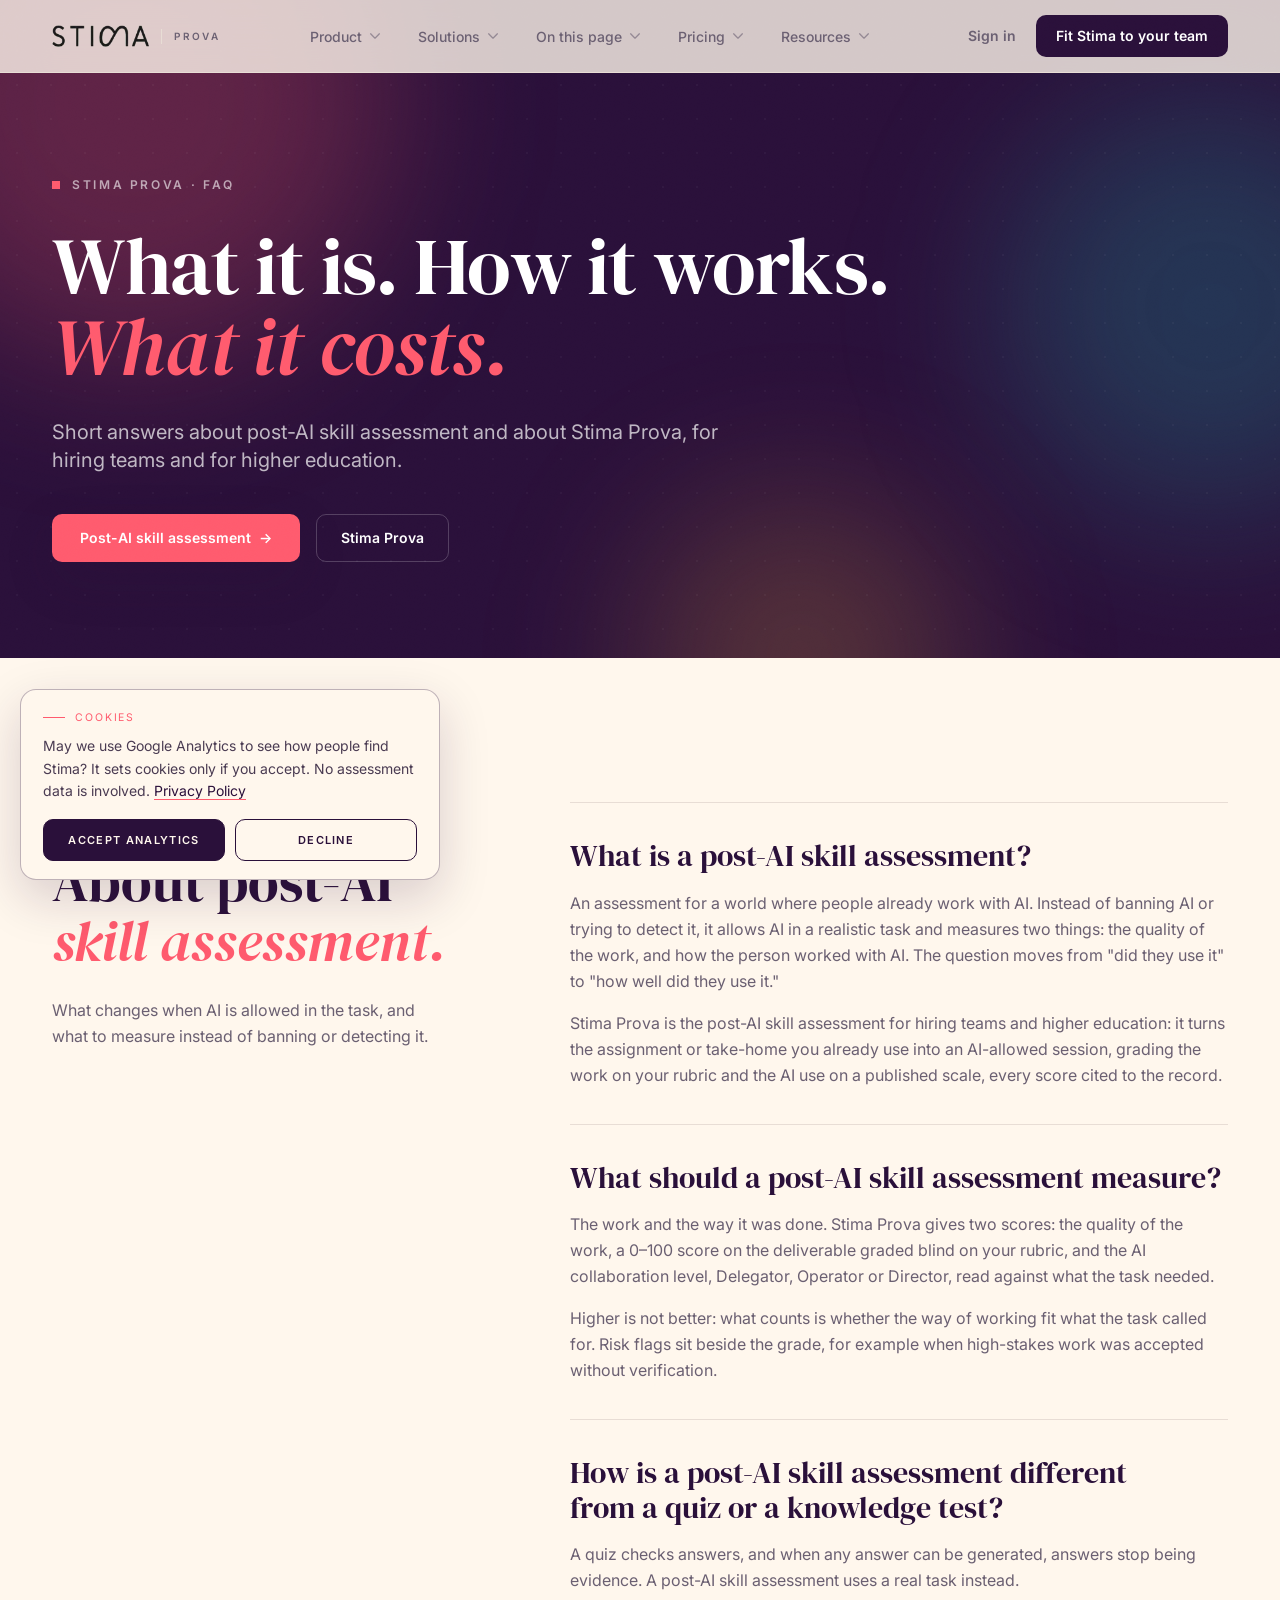
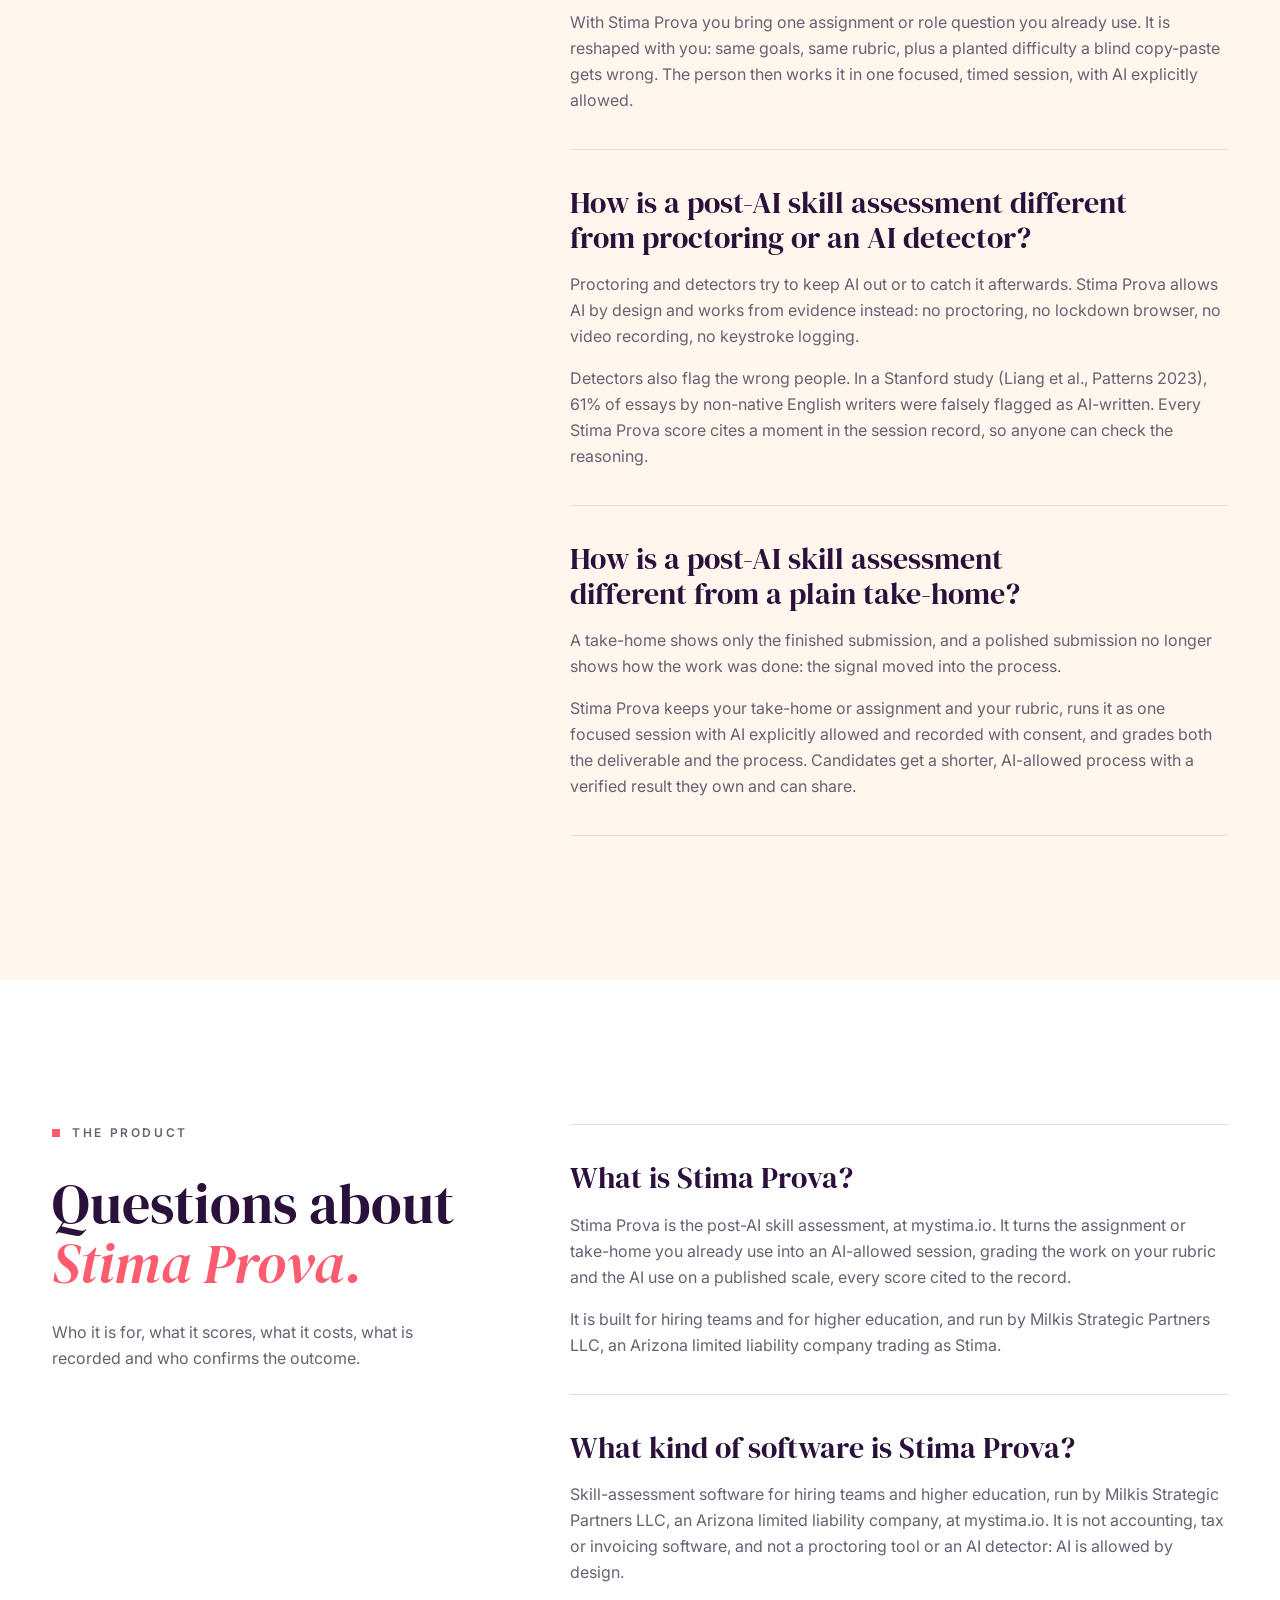
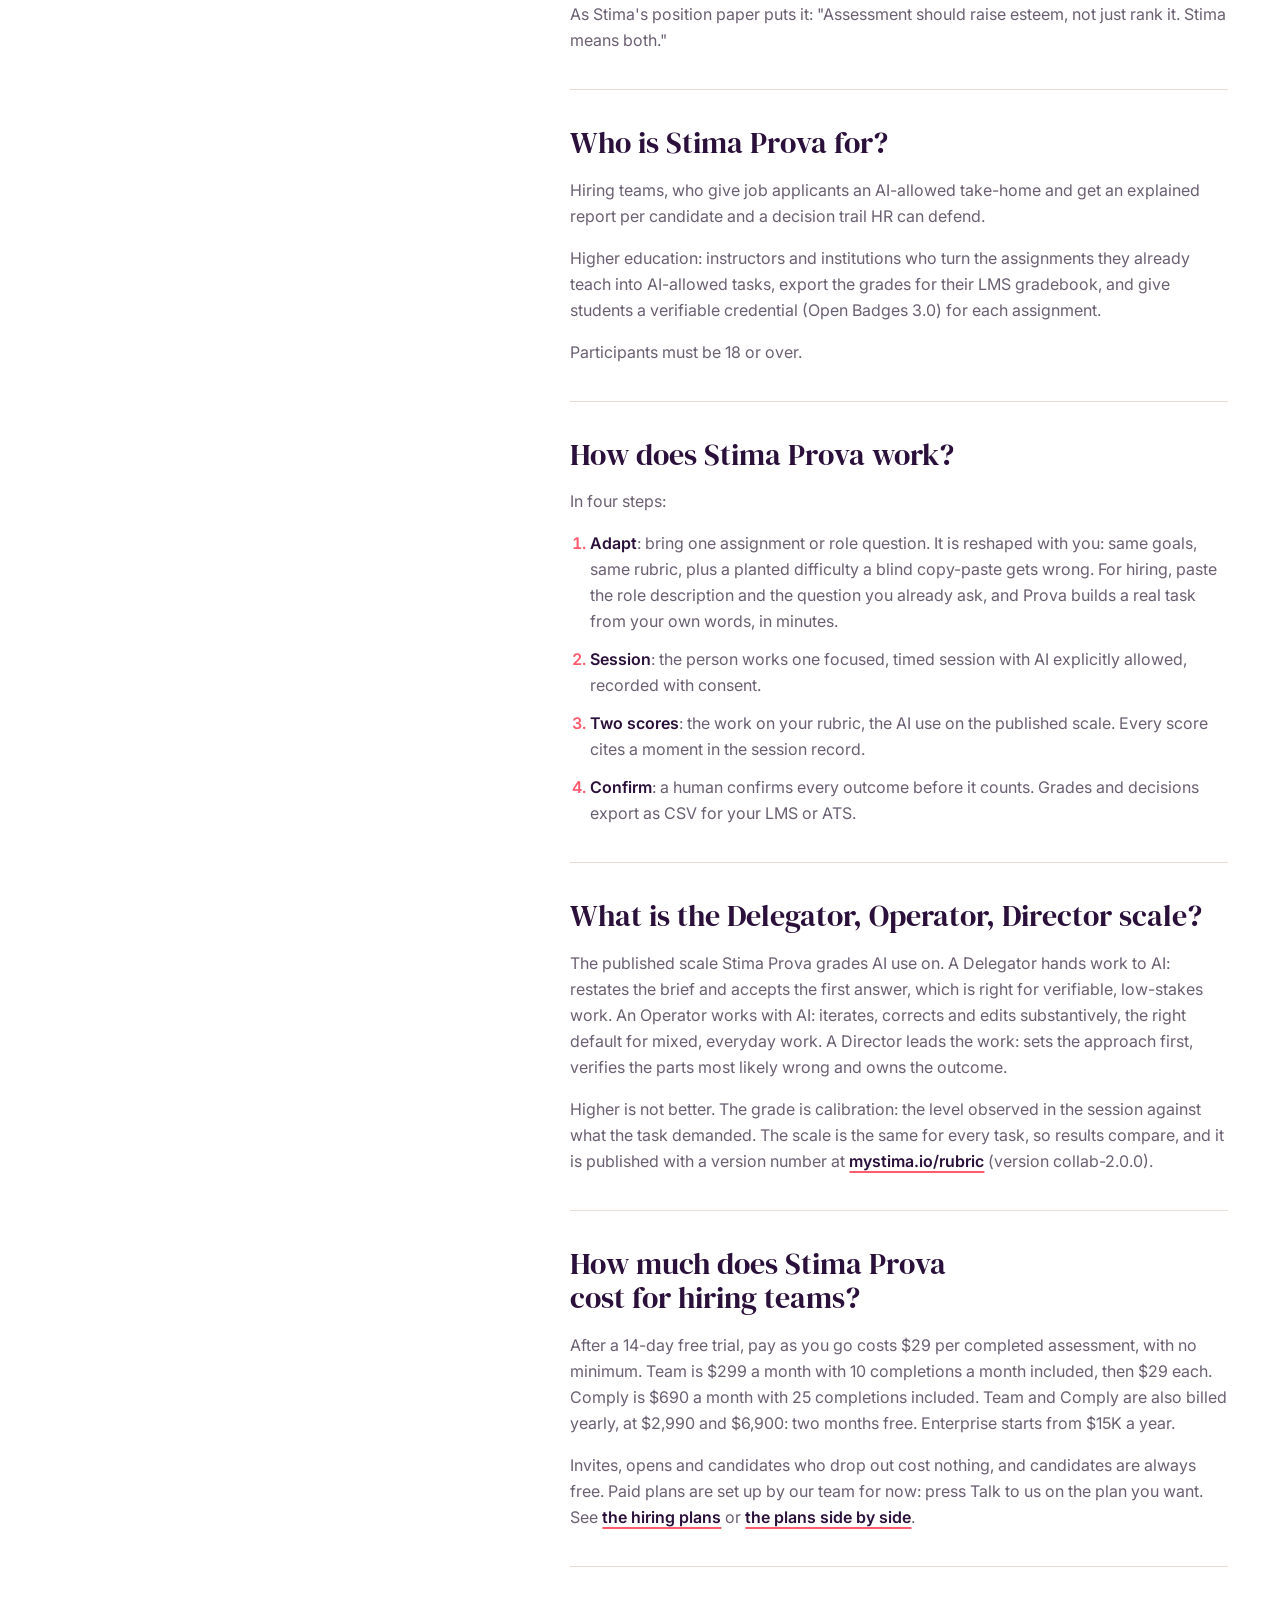
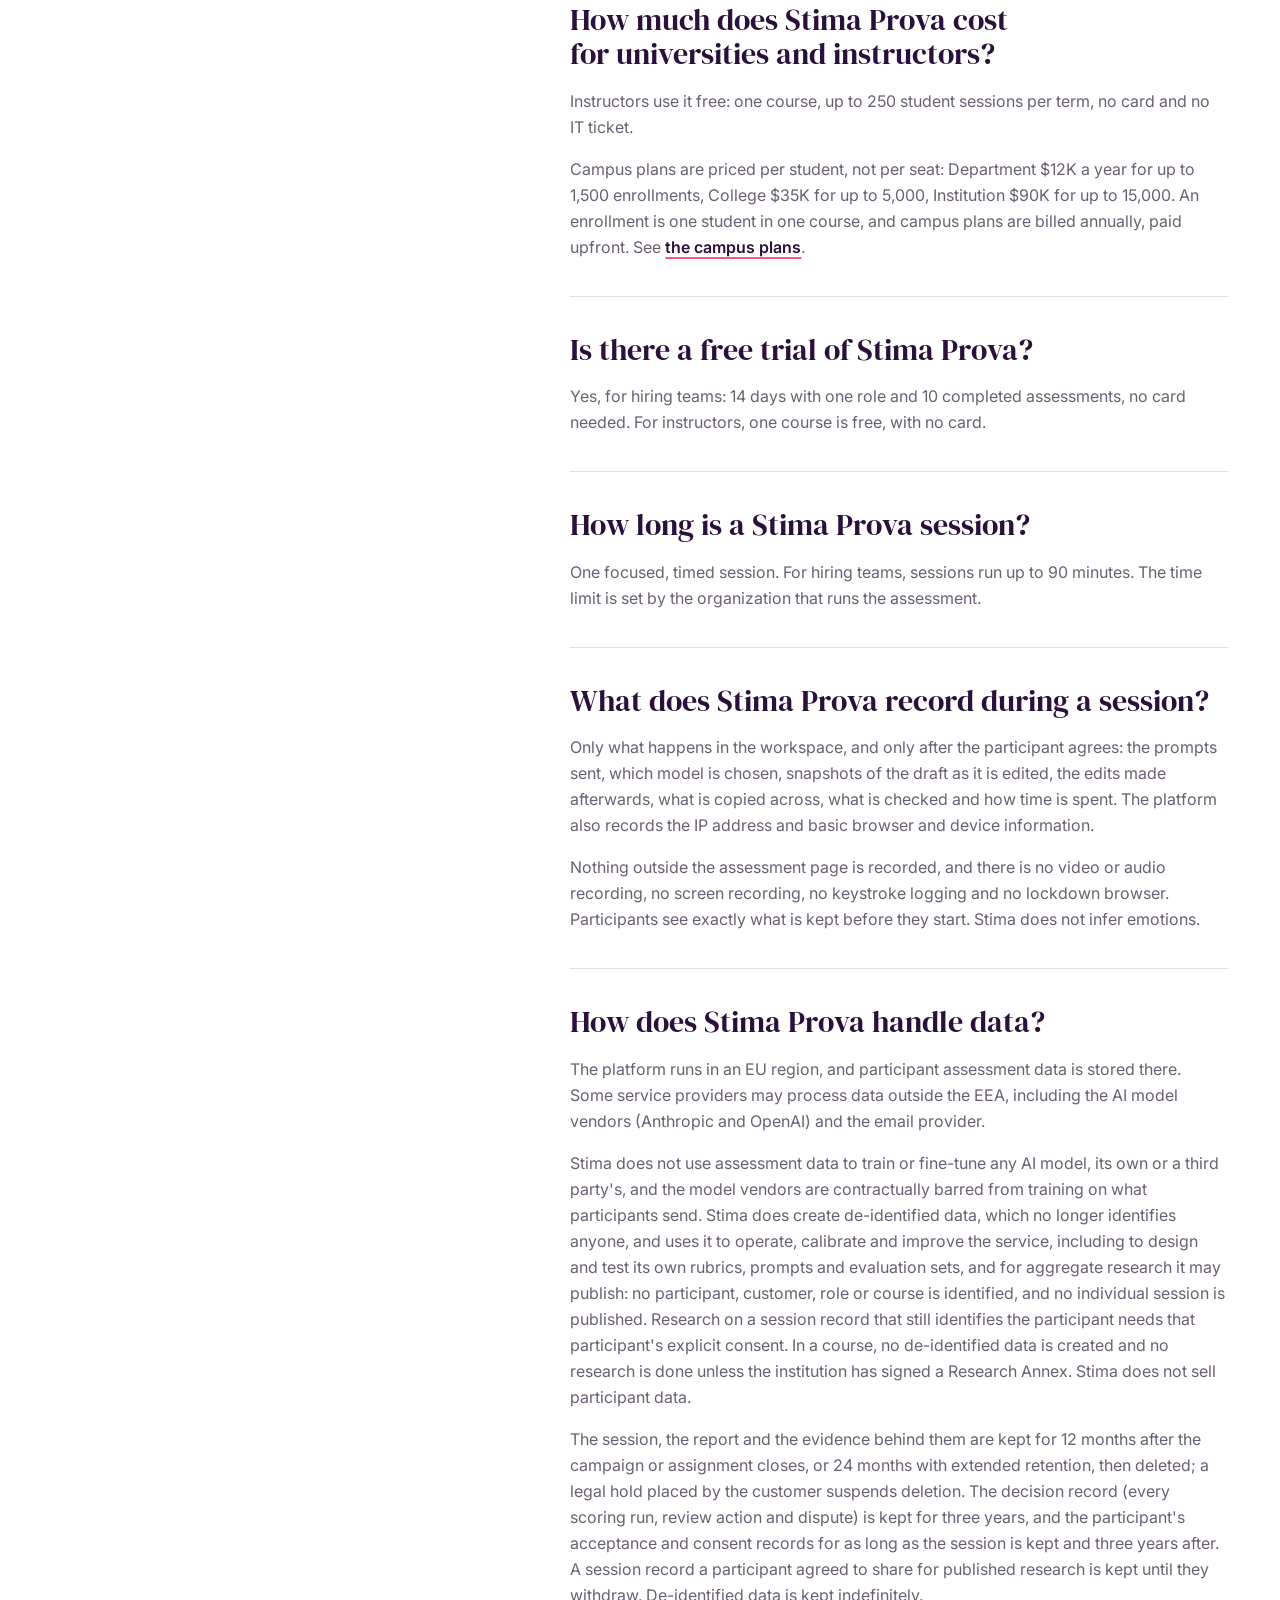
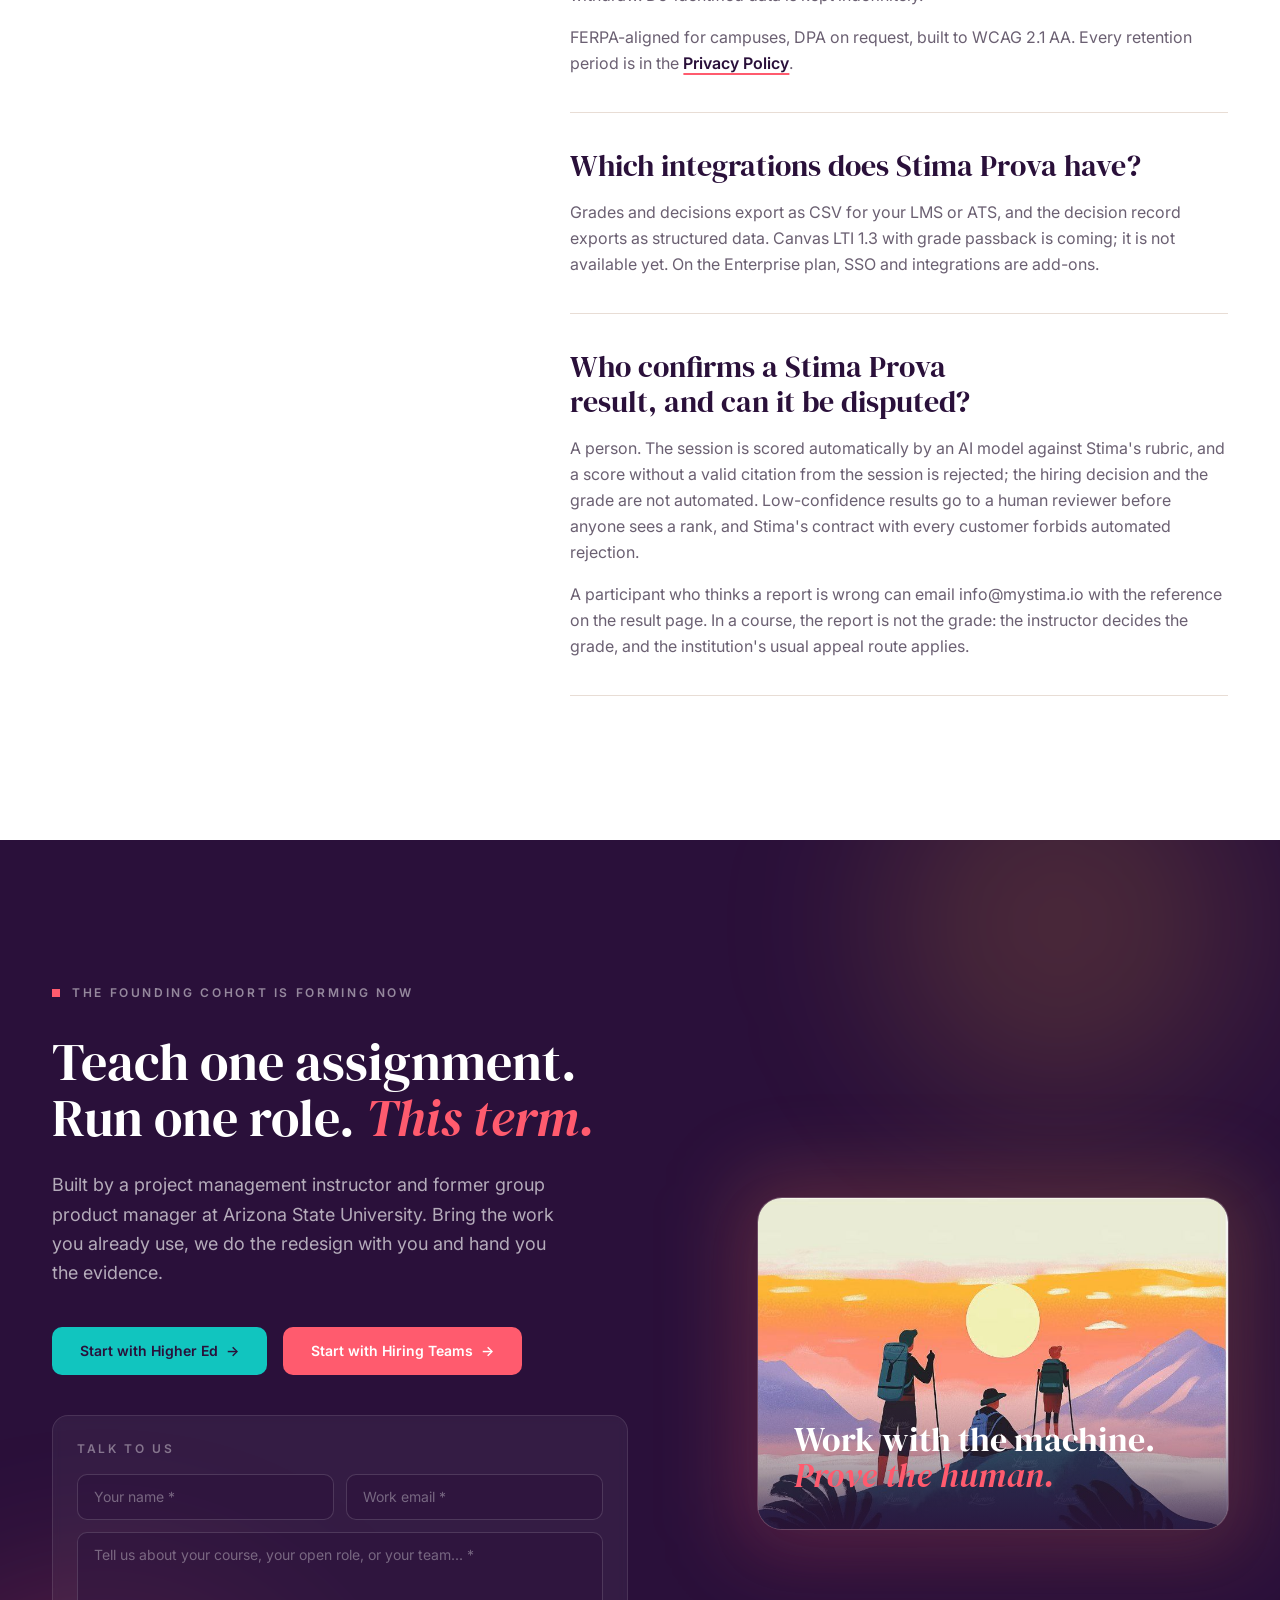
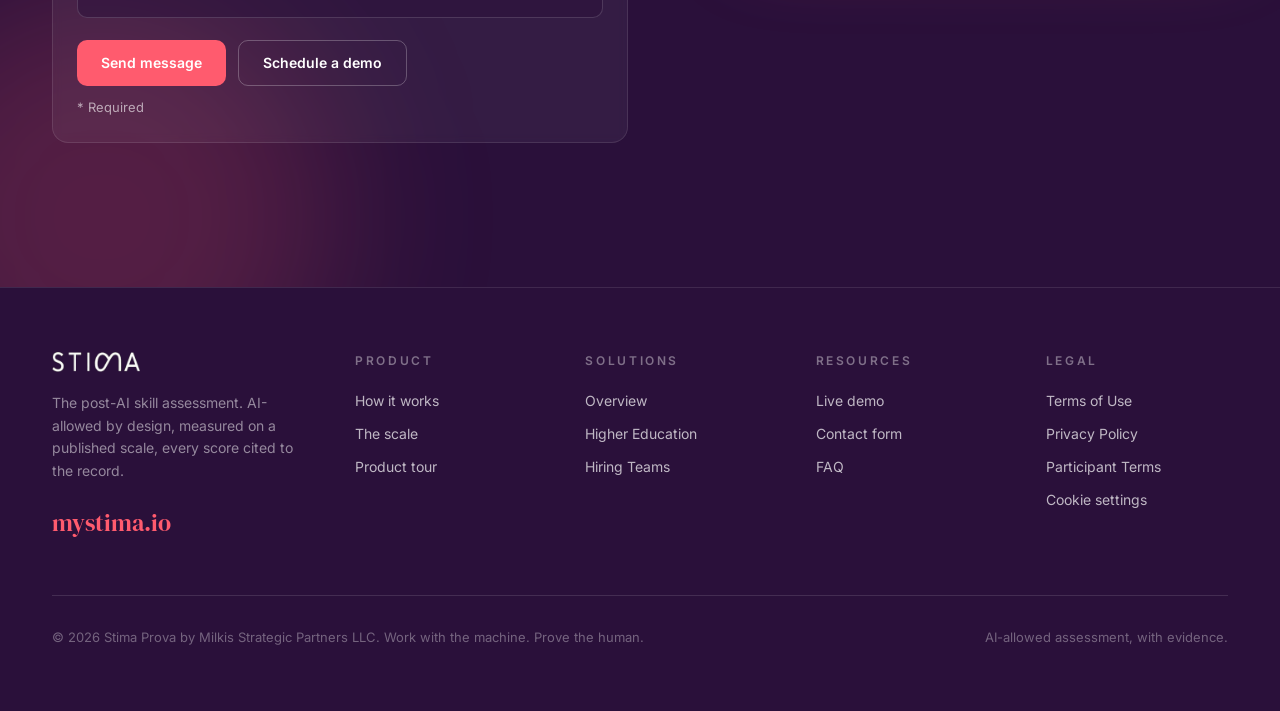
<file: faq.html>
<!DOCTYPE html>
<html lang="en" class="scroll-smooth">
<head>
<!-- Written by tools/site_meta.py from FAQ there and from the header, contact section and footer of index.html; edit there. -->
<script src="/consent.js"></script>
<meta charset="UTF-8">
<meta name="viewport" content="width=device-width, initial-scale=1.0">
<title>FAQ · Stima Prova, the post-AI skill assessment</title>
<meta name="description" content="What a post-AI skill assessment is and how Stima Prova works: who it is for, what it scores, what it costs, what is recorded and who confirms the outcome.">
<link rel="canonical" href="https://mystima.io/faq">
<meta property="og:type" content="website">
<meta property="og:site_name" content="Stima Prova">
<meta property="og:title" content="FAQ · Stima Prova, the post-AI skill assessment">
<meta property="og:description" content="What a post-AI skill assessment is and how Stima Prova works: who it is for, what it scores, what it costs, what is recorded and who confirms the outcome.">
<meta property="og:url" content="https://mystima.io/faq">
<meta property="og:image" content="https://mystima.io/img/prova/ad3ac03bf518.jpg">
<meta name="twitter:card" content="summary_large_image">
<link rel="preconnect" href="https://fonts.googleapis.com">
<link rel="preconnect" href="https://fonts.gstatic.com" crossorigin>
<link href="https://fonts.googleapis.com/css2?family=DM+Serif+Display:ital@0;1&family=Inter:wght@400;500;600;700&display=swap" rel="stylesheet">
<link rel="stylesheet" href="/prova.css">
<link rel="stylesheet" href="/legal.css">
<style>
  html { scroll-behavior: smooth; }
  body { background:#FFF7ED; color:#2A103A; -webkit-font-smoothing:antialiased; overflow-x:hidden; }
  ::selection { background:#FF5B6E; color:#fff; }
  :focus-visible { outline:2px solid #11C5BF; outline-offset:3px; border-radius:4px; }

  .eyebrow { font-size:12px; font-weight:600; letter-spacing:.22em; text-transform:uppercase; }
  .accent { color:#FF5B6E; font-style:italic; }
  .hairline { height:1px; background:rgba(42,16,58,.12); }
  .hairline-w { height:1px; background:rgba(255,255,255,.12); }

  /* grain */
  .grain { position:fixed; inset:0; z-index:70; pointer-events:none; opacity:.05; mix-blend-mode:overlay;
    background-image:url("data:image/svg+xml,%3Csvg xmlns='http://www.w3.org/2000/svg' width='140' height='140'%3E%3Cfilter id='n'%3E%3CfeTurbulence type='fractalNoise' baseFrequency='0.85' numOctaves='2'/%3E%3C/filter%3E%3Crect width='140' height='140' filter='url(%23n)' opacity='0.6'/%3E%3C/svg%3E"); }

  /* scroll progress */
  #progress { position:fixed; top:0; left:0; height:2px; width:0%; background:linear-gradient(90deg,#FF5B6E,#FFB238,#11C5BF); z-index:80; }

  /* reveal (JS-driven, with hard fallback) */
  .reveal { opacity:0; transform:translateY(24px); transition:opacity .8s cubic-bezier(.16,1,.3,1), transform .8s cubic-bezier(.16,1,.3,1); }
  .reveal.in { opacity:1; transform:translateY(0); }
  .d1{transition-delay:.08s} .d2{transition-delay:.16s} .d3{transition-delay:.24s} .d4{transition-delay:.32s}

  /* orbs */
  .glow { position:absolute; border-radius:50%; filter:blur(80px); pointer-events:none; }

  /* nav dropdown */
  .drop { opacity:0; visibility:hidden; transform:translateY(10px); transition:opacity .28s ease, transform .28s ease, visibility .28s; }
  .has-drop:hover .drop, .has-drop:focus-within .drop, .has-drop.open .drop { opacity:1; visibility:visible; transform:translateY(0); }
  .drop-item { transition:background .2s ease; }
  .drop-item:hover { background:rgba(42,16,58,.04); }

  /* lift */
  .lift { transition:transform .4s cubic-bezier(.16,1,.3,1), box-shadow .4s cubic-bezier(.16,1,.3,1); }
  .lift:hover { transform:translateY(-6px); box-shadow:0 18px 50px rgba(42,16,58,.14); }

  /* float */
  @keyframes floaty { 0%,100%{transform:translateY(0)} 50%{transform:translateY(-10px)} }
  .floaty { animation:floaty 6s ease-in-out infinite; }
  .floaty.f2 { animation-duration:7.4s; animation-delay:-2s; }
  .floaty.f3 { animation-duration:5.4s; animation-delay:-1s; }

  /* marquee */
  .marquee-track { display:flex; gap:3.5rem; width:max-content; animation:marquee 30s linear infinite; }
  @keyframes marquee { to { transform:translateX(-50%); } }

  /* carousel */
  #track { display:flex; transition:transform .65s cubic-bezier(.16,1,.3,1); }
  .slide { min-width:100%; }
  .car-btn { transition:all .25s ease; }
  .car-btn:hover { background:#2A103A; color:#fff; }
  .car-dot { transition:all .3s ease; }
  .car-dot.active { width:28px; background:#FF5B6E; }

  /* scale widget */
  .task-btn { transition:all .25s ease; }
  .task-btn.active { background:#2A103A; color:#fff; border-color:#2A103A; }
  .level-card { transition:all .4s cubic-bezier(.16,1,.3,1); }
  .level-card.active { background:rgba(255,255,255,.10); border-color:rgba(255,255,255,.45); transform:translateY(-4px); }
  .fade-swap { animation:fadeSwap .45s cubic-bezier(.16,1,.3,1); }
  @keyframes fadeSwap { from{opacity:0; transform:translateY(8px)} to{opacity:1; transform:none} }

  /* tilt */
  .tilt { transform-style:preserve-3d; transition:transform .5s cubic-bezier(.16,1,.3,1); will-change:transform; }

  /* arrow links */
  .arrow-link .arr { display:inline-block; transition:transform .3s cubic-bezier(.16,1,.3,1); }
  .arrow-link:hover .arr { transform:translateX(6px); }



  /* evidence hotspots */
  .hotspot { position:absolute; width:22px; height:22px; transform:translate(-50%,-50%); cursor:pointer; background:none; border:0; padding:0; z-index:5; }
  .hotspot::before { content:''; position:absolute; inset:-36px; border-radius:50%; }
  .hotspot .dot { position:absolute; inset:6px; background:#fff; border-radius:50%; box-shadow:0 0 0 3px #FF5B6E, 0 2px 8px rgba(42,16,58,.4); }
  .hotspot .ring { position:absolute; inset:0; border-radius:50%; border:2px solid #FF5B6E; animation:ping 2.2s cubic-bezier(0,0,.2,1) infinite; }
  @keyframes ping { 0%{transform:scale(.55); opacity:.9;} 100%{transform:scale(2.3); opacity:0;} }
  .hotspot .tip { position:absolute; bottom:calc(100% + 14px); left:50%; transform:translate(-50%,6px); width:225px; background:#fff; color:#2A103A; border-radius:12px; padding:10px 13px 11px; text-align:left; box-shadow:0 12px 30px rgba(42,16,58,.30); opacity:0; transition:opacity .25s ease, transform .25s cubic-bezier(.16,1,.3,1); pointer-events:none; }
  .hotspot .tip .t-title { display:block; font:600 12.5px/1.35 Inter,Arial,sans-serif; margin-bottom:3px; }
  .hotspot .tip .t-ctx { display:block; font:400 11.5px/1.5 Inter,Arial,sans-serif; color:#6B6072; }
  .hotspot .tip::after { content:''; position:absolute; top:100%; left:50%; transform:translateX(-50%); border:5px solid transparent; border-top-color:#fff; }
  .hotspot:hover .tip, .hotspot:focus-visible .tip { opacity:1; transform:translate(-50%,0); }
  @media (prefers-reduced-motion: reduce) { .hotspot .ring { animation:none; } }

  @media (prefers-reduced-motion: reduce) {
    html { scroll-behavior:auto; }
    .reveal { transition:none; opacity:1; transform:none; }
    .floaty, .marquee-track { animation:none; }
  }
</style>
<style>
  /* The header is fixed and 73 px tall: anchors and whatever takes the keyboard focus (Shift+Tab included) stop below it. */
  html { scroll-padding-top: 6rem; }
</style>
<noscript><style>.reveal { opacity:1; transform:none; }</style></noscript>
<!-- site-meta: icons and JSON-LD for search engines and AI crawlers, written by tools/site_meta.py -->
<link rel="icon" href="/favicon.ico" sizes="32x32">
<link rel="icon" href="/favicon.svg" type="image/svg+xml">
<link rel="apple-touch-icon" href="/apple-touch-icon.png">
<script type="application/ld+json" id="site-meta">
{"@context":"https://schema.org","@graph":[
{"@type":"FAQPage","@id":"https://mystima.io/faq#webpage","url":"https://mystima.io/faq","name":"FAQ · Stima Prova, the post-AI skill assessment","description":"What a post-AI skill assessment is and how Stima Prova works: who it is for, what it scores, what it costs, what is recorded and who confirms the outcome.","isPartOf":{"@id":"https://mystima.io/#website"},"about":{"@id":"https://mystima.io/#software"},"inLanguage":"en","breadcrumb":{"@id":"https://mystima.io/faq#breadcrumb"},"mainEntity":[{"@type":"Question","@id":"https://mystima.io/faq#what-is-a-post-ai-skill-assessment","name":"What is a post-AI skill assessment?","acceptedAnswer":{"@type":"Answer","text":"\u003cp\u003eAn assessment for a world where people already work with AI. Instead of banning AI or trying to detect it, it allows AI in a realistic task and measures two things: the quality of the work, and how the person worked with AI. The question moves from \"did they use it\" to \"how well did they use it.\"\u003c/p\u003e\u003cp\u003eStima Prova is the post-AI skill assessment for hiring teams and higher education: it turns the assignment or take-home you already use into an AI-allowed session, grading the work on your rubric and the AI use on a published scale, every score cited to the record.\u003c/p\u003e"}},{"@type":"Question","@id":"https://mystima.io/faq#what-should-it-measure","name":"What should a post-AI skill assessment measure?","acceptedAnswer":{"@type":"Answer","text":"\u003cp\u003eThe work and the way it was done. Stima Prova gives two scores: the quality of the work, a 0–100 score on the deliverable graded blind on your rubric, and the AI collaboration level, Delegator, Operator or Director, read against what the task needed.\u003c/p\u003e\u003cp\u003eHigher is not better: what counts is whether the way of working fit what the task called for. Risk flags sit beside the grade, for example when high-stakes work was accepted without verification.\u003c/p\u003e"}},{"@type":"Question","@id":"https://mystima.io/faq#how-is-it-different-from-a-quiz","name":"How is a post-AI skill assessment different from a quiz or a knowledge test?","acceptedAnswer":{"@type":"Answer","text":"\u003cp\u003eA quiz checks answers, and when any answer can be generated, answers stop being evidence. A post-AI skill assessment uses a real task instead.\u003c/p\u003e\u003cp\u003eWith Stima Prova you bring one assignment or role question you already use. It is reshaped with you: same goals, same rubric, plus a planted difficulty a blind copy-paste gets wrong. The person then works it in one focused, timed session, with AI explicitly allowed.\u003c/p\u003e"}},{"@type":"Question","@id":"https://mystima.io/faq#how-is-it-different-from-proctoring-or-ai-detectors","name":"How is a post-AI skill assessment different from proctoring or an AI detector?","acceptedAnswer":{"@type":"Answer","text":"\u003cp\u003eProctoring and detectors try to keep AI out or to catch it afterwards. Stima Prova allows AI by design and works from evidence instead: no proctoring, no lockdown browser, no video recording, no keystroke logging.\u003c/p\u003e\u003cp\u003eDetectors also flag the wrong people. In a Stanford study (Liang et al., Patterns 2023), 61% of essays by non-native English writers were falsely flagged as AI-written. Every Stima Prova score cites a moment in the session record, so anyone can check the reasoning.\u003c/p\u003e"}},{"@type":"Question","@id":"https://mystima.io/faq#how-is-it-different-from-a-take-home","name":"How is a post-AI skill assessment different from a plain take-home?","acceptedAnswer":{"@type":"Answer","text":"\u003cp\u003eA take-home shows only the finished submission, and a polished submission no longer shows how the work was done: the signal moved into the process.\u003c/p\u003e\u003cp\u003eStima Prova keeps your take-home or assignment and your rubric, runs it as one focused session with AI explicitly allowed and recorded with consent, and grades both the deliverable and the process. Candidates get a shorter, AI-allowed process with a verified result they own and can share.\u003c/p\u003e"}},{"@type":"Question","@id":"https://mystima.io/faq#what-is-stima-prova","name":"What is Stima Prova?","acceptedAnswer":{"@type":"Answer","text":"\u003cp\u003eStima Prova is the post-AI skill assessment, at mystima.io. It turns the assignment or take-home you already use into an AI-allowed session, grading the work on your rubric and the AI use on a published scale, every score cited to the record.\u003c/p\u003e\u003cp\u003eIt is built for hiring teams and for higher education, and run by Milkis Strategic Partners LLC, an Arizona limited liability company trading as Stima.\u003c/p\u003e"}},{"@type":"Question","@id":"https://mystima.io/faq#what-kind-of-software-is-stima-prova","name":"What kind of software is Stima Prova?","acceptedAnswer":{"@type":"Answer","text":"\u003cp\u003eSkill-assessment software for hiring teams and higher education, run by Milkis Strategic Partners LLC, an Arizona limited liability company, at mystima.io. It is not accounting, tax or invoicing software, and not a proctoring tool or an AI detector: AI is allowed by design.\u003c/p\u003e\u003cp\u003eAs Stima's position paper puts it: \"Assessment should raise esteem, not just rank it. Stima means both.\"\u003c/p\u003e"}},{"@type":"Question","@id":"https://mystima.io/faq#who-is-stima-prova-for","name":"Who is Stima Prova for?","acceptedAnswer":{"@type":"Answer","text":"\u003cp\u003eHiring teams, who give job applicants an AI-allowed take-home and get an explained report per candidate and a decision trail HR can defend.\u003c/p\u003e\u003cp\u003eHigher education: instructors and institutions who turn the assignments they already teach into AI-allowed tasks, export the grades for their LMS gradebook, and give students a verifiable credential (Open Badges 3.0) for each assignment.\u003c/p\u003e\u003cp\u003eParticipants must be 18 or over.\u003c/p\u003e"}},{"@type":"Question","@id":"https://mystima.io/faq#how-does-stima-prova-work","name":"How does Stima Prova work?","acceptedAnswer":{"@type":"Answer","text":"\u003cp\u003eIn four steps:\u003c/p\u003e\u003col\u003e\u003cli\u003e\u003cstrong\u003eAdapt\u003c/strong\u003e: bring one assignment or role question. It is reshaped with you: same goals, same rubric, plus a planted difficulty a blind copy-paste gets wrong. For hiring, paste the role description and the question you already ask, and Prova builds a real task from your own words, in minutes.\u003c/li\u003e\u003cli\u003e\u003cstrong\u003eSession\u003c/strong\u003e: the person works one focused, timed session with AI explicitly allowed, recorded with consent.\u003c/li\u003e\u003cli\u003e\u003cstrong\u003eTwo scores\u003c/strong\u003e: the work on your rubric, the AI use on the published scale. Every score cites a moment in the session record.\u003c/li\u003e\u003cli\u003e\u003cstrong\u003eConfirm\u003c/strong\u003e: a human confirms every outcome before it counts. Grades and decisions export as CSV for your LMS or ATS.\u003c/li\u003e\u003c/ol\u003e"}},{"@type":"Question","@id":"https://mystima.io/faq#what-is-the-delegator-operator-director-scale","name":"What is the Delegator, Operator, Director scale?","acceptedAnswer":{"@type":"Answer","text":"\u003cp\u003eThe published scale Stima Prova grades AI use on. A Delegator hands work to AI: restates the brief and accepts the first answer, which is right for verifiable, low-stakes work. An Operator works with AI: iterates, corrects and edits substantively, the right default for mixed, everyday work. A Director leads the work: sets the approach first, verifies the parts most likely wrong and owns the outcome.\u003c/p\u003e\u003cp\u003eHigher is not better. The grade is calibration: the level observed in the session against what the task demanded. The scale is the same for every task, so results compare, and it is published with a version number at \u003ca href=\"https://mystima.io/rubric\"\u003emystima.io/rubric\u003c/a\u003e (version collab-2.0.0).\u003c/p\u003e"}},{"@type":"Question","@id":"https://mystima.io/faq#how-much-does-it-cost-for-hiring-teams","name":"How much does Stima Prova cost for hiring teams?","acceptedAnswer":{"@type":"Answer","text":"\u003cp\u003eAfter a 14-day free trial, pay as you go costs $29 per completed assessment, with no minimum. Team is $299 a month with 10 completions a month included, then $29 each. Comply is $690 a month with 25 completions included. Team and Comply are also billed yearly, at $2,990 and $6,900: two months free. Enterprise starts from $15K a year.\u003c/p\u003e\u003cp\u003eInvites, opens and candidates who drop out cost nothing, and candidates are always free. Paid plans are set up by our team for now: press Talk to us on the plan you want. See \u003ca href=\"https://mystima.io/hiring-teams#pricing\"\u003ethe hiring plans\u003c/a\u003e or \u003ca href=\"https://mystima.io/pricing\"\u003ethe plans side by side\u003c/a\u003e.\u003c/p\u003e"}},{"@type":"Question","@id":"https://mystima.io/faq#how-much-does-it-cost-for-higher-education","name":"How much does Stima Prova cost for universities and instructors?","acceptedAnswer":{"@type":"Answer","text":"\u003cp\u003eInstructors use it free: one course, up to 250 student sessions per term, no card and no IT ticket.\u003c/p\u003e\u003cp\u003eCampus plans are priced per student, not per seat: Department $12K a year for up to 1,500 enrollments, College $35K for up to 5,000, Institution $90K for up to 15,000. An enrollment is one student in one course, and campus plans are billed annually, paid upfront. See \u003ca href=\"https://mystima.io/higher-ed#pricing\"\u003ethe campus plans\u003c/a\u003e.\u003c/p\u003e"}},{"@type":"Question","@id":"https://mystima.io/faq#is-there-a-free-trial","name":"Is there a free trial of Stima Prova?","acceptedAnswer":{"@type":"Answer","text":"\u003cp\u003eYes, for hiring teams: 14 days with one role and 10 completed assessments, no card needed. For instructors, one course is free, with no card.\u003c/p\u003e"}},{"@type":"Question","@id":"https://mystima.io/faq#how-long-is-a-session","name":"How long is a Stima Prova session?","acceptedAnswer":{"@type":"Answer","text":"\u003cp\u003eOne focused, timed session. For hiring teams, sessions run up to 90 minutes. The time limit is set by the organization that runs the assessment.\u003c/p\u003e"}},{"@type":"Question","@id":"https://mystima.io/faq#what-is-recorded","name":"What does Stima Prova record during a session?","acceptedAnswer":{"@type":"Answer","text":"\u003cp\u003eOnly what happens in the workspace, and only after the participant agrees: the prompts sent, which model is chosen, snapshots of the draft as it is edited, the edits made afterwards, what is copied across, what is checked and how time is spent. The platform also records the IP address and basic browser and device information.\u003c/p\u003e\u003cp\u003eNothing outside the assessment page is recorded, and there is no video or audio recording, no screen recording, no keystroke logging and no lockdown browser. Participants see exactly what is kept before they start. Stima does not infer emotions.\u003c/p\u003e"}},{"@type":"Question","@id":"https://mystima.io/faq#how-is-data-handled","name":"How does Stima Prova handle data?","acceptedAnswer":{"@type":"Answer","text":"\u003cp\u003eThe platform runs in an EU region, and participant assessment data is stored there. Some service providers may process data outside the EEA, including the AI model vendors (Anthropic and OpenAI) and the email provider.\u003c/p\u003e\u003cp\u003eStima does not use assessment data to train or fine-tune any AI model, its own or a third party's, and the model vendors are contractually barred from training on what participants send. Stima does create de-identified data, which no longer identifies anyone, and uses it to operate, calibrate and improve the service, including to design and test its own rubrics, prompts and evaluation sets, and for aggregate research it may publish: no participant, customer, role or course is identified, and no individual session is published. Research on a session record that still identifies the participant needs that participant's explicit consent. In a course, no de-identified data is created and no research is done unless the institution has signed a Research Annex. Stima does not sell participant data.\u003c/p\u003e\u003cp\u003eThe session, the report and the evidence behind them are kept for 12 months after the campaign or assignment closes, or 24 months with extended retention, then deleted; a legal hold placed by the customer suspends deletion. The decision record (every scoring run, review action and dispute) is kept for three years, and the participant's acceptance and consent records for as long as the session is kept and three years after. A session record a participant agreed to share for published research is kept until they withdraw. De-identified data is kept indefinitely.\u003c/p\u003e\u003cp\u003eFERPA-aligned for campuses, DPA on request, built to WCAG 2.1 AA. Every retention period is in the \u003ca href=\"https://mystima.io/terms/#privacy\"\u003ePrivacy Policy\u003c/a\u003e.\u003c/p\u003e"}},{"@type":"Question","@id":"https://mystima.io/faq#which-integrations","name":"Which integrations does Stima Prova have?","acceptedAnswer":{"@type":"Answer","text":"\u003cp\u003eGrades and decisions export as CSV for your LMS or ATS, and the decision record exports as structured data. Canvas LTI 1.3 with grade passback is coming; it is not available yet. On the Enterprise plan, SSO and integrations are add-ons.\u003c/p\u003e"}},{"@type":"Question","@id":"https://mystima.io/faq#who-confirms-the-result","name":"Who confirms a Stima Prova result, and can it be disputed?","acceptedAnswer":{"@type":"Answer","text":"\u003cp\u003eA person. The session is scored automatically by an AI model against Stima's rubric, and a score without a valid citation from the session is rejected; the hiring decision and the grade are not automated. Low-confidence results go to a human reviewer before anyone sees a rank, and Stima's contract with every customer forbids automated rejection.\u003c/p\u003e\u003cp\u003eA participant who thinks a report is wrong can email info@mystima.io with the reference on the result page. In a course, the report is not the grade: the instructor decides the grade, and the institution's usual appeal route applies.\u003c/p\u003e"}}]},
{"@type":"BreadcrumbList","@id":"https://mystima.io/faq#breadcrumb","itemListElement":[{"@type":"ListItem","position":1,"name":"Stima Prova","item":"https://mystima.io/"},{"@type":"ListItem","position":2,"name":"FAQ","item":"https://mystima.io/faq"}]},
{"@type":"Organization","@id":"https://mystima.io/#organization","name":"Stima Prova","alternateName":"Stima","legalName":"Milkis Strategic Partners LLC","url":"https://mystima.io/","logo":{"@type":"ImageObject","@id":"https://mystima.io/#logo","url":"https://mystima.io/img/stima-logo-512.png","contentUrl":"https://mystima.io/img/stima-logo-512.png","width":512,"height":512,"caption":"Stima Prova"},"image":{"@id":"https://mystima.io/#logo"},"email":"info@mystima.io","contactPoint":{"@type":"ContactPoint","contactType":"customer support","email":"info@mystima.io","url":"https://mystima.io/#contact"},"description":"Milkis Strategic Partners LLC, an Arizona limited liability company trading as Stima, operates Stima Prova, the post-AI skill assessment for hiring teams and higher education, at mystima.io.","disambiguatingDescription":"Stima Prova is skill-assessment software for hiring teams and higher education at mystima.io, run by Milkis Strategic Partners LLC, an Arizona limited liability company. It is not accounting, tax or invoicing software.","knowsAbout":["Post-AI skill assessment","AI-allowed assessment"]},
{"@type":"WebSite","@id":"https://mystima.io/#website","url":"https://mystima.io/","name":"Stima Prova","alternateName":["Stima","mystima.io"],"description":"The post-AI skill assessment. AI-allowed by design, measured on a published scale, every score cited to the record.","publisher":{"@id":"https://mystima.io/#organization"},"inLanguage":"en"},
{"@type":"WebApplication","@id":"https://mystima.io/#software","name":"Stima Prova","alternateName":"Stima","url":"https://mystima.io/","description":"Stima Prova turns the assignment or take-home that a hiring team or an instructor already uses into an AI-allowed session, grading the work on the customer's rubric and the AI use on a published scale, every score cited to the record.","disambiguatingDescription":"Stima Prova is skill-assessment software for hiring teams and higher education at mystima.io, run by Milkis Strategic Partners LLC, an Arizona limited liability company. It is not accounting, tax or invoicing software.","applicationCategory":"BusinessApplication","applicationSubCategory":"Post-AI skill assessment","operatingSystem":"Web browser","featureList":["Builds the task from the assignment, take-home or role description you already use, plus a planted difficulty a blind copy-paste gets wrong","One focused, timed work session with AI explicitly allowed, recorded with consent","Quality of the work: a 0–100 score on the deliverable, graded blind on your rubric","AI collaboration: Delegator, Operator or Director on a published scale, read against what the task needed","Every score cites a moment in the session record","A human confirms every outcome; participants can dispute","Workspace-only recording: no video recording, no keystroke logging, no lockdown browser","Grades and decisions export as CSV for your LMS or ATS","A verifiable credential (Open Badges 3.0) and a shareable result page for each assignment","Hosted in the EU"],"audience":[{"@type":"BusinessAudience","audienceType":"Hiring teams"},{"@type":"EducationalAudience","audienceType":"Higher education","educationalRole":"instructor"}],"inLanguage":"en","image":{"@id":"https://mystima.io/#logo"},"publisher":{"@id":"https://mystima.io/#organization"},"provider":{"@id":"https://mystima.io/#organization"}}
]}
</script>
<!-- /site-meta -->
</head>
<body class="font-sans" data-section="FAQ">

<div class="grain"></div>
<div id="progress"></div>

<!-- ================= NAV ================= -->

<header class="fixed top-0 inset-x-0 z-50 bg-cream/80 backdrop-blur-xl border-b border-divider">
  <div class="mx-auto max-w-[1240px] px-6 lg:px-8 h-[72px] flex items-center justify-between gap-6">
    <a href="/" class="flex items-center shrink-0" aria-label="Stima Prova home">
      <img src="/img/prova/4a07710ea23d.png" alt="STIMA" class="h-[22px] w-auto">
      <span class="ml-3 hidden sm:inline text-[10px] font-semibold tracking-[0.24em] uppercase text-muted border-l border-divider pl-3">Prova</span>
    </a>
    <nav class="hidden lg:flex items-center gap-1 whitespace-nowrap text-[14px] font-medium" aria-label="Primary">
      <div class="has-drop relative">
        <button class="nav-btn px-4 py-2 rounded-sm2 text-muted hover:text-plum transition-colors inline-flex items-center gap-1.5" aria-haspopup="true">Product
          <svg class="w-3.5 h-3.5 opacity-60" fill="none" stroke="currentColor" stroke-width="2.2" viewBox="0 0 24 24"><path stroke-linecap="round" stroke-linejoin="round" d="M19.5 8.25l-7.5 7.5-7.5-7.5"/></svg></button>
        <div class="drop absolute left-0 top-full pt-3 w-[320px]">
          <div class="bg-white rounded-md2 shadow-float border border-divider p-2">
            <a href="/#how" class="drop-item flex flex-col gap-0.5 px-4 py-3 rounded-sm2"><span class="font-semibold text-plum">How it works</span><span class="text-[13px] text-muted">Four steps from your task to cited evidence</span></a>
            <a href="/#scale" class="drop-item flex flex-col gap-0.5 px-4 py-3 rounded-sm2"><span class="font-semibold text-plum">The AI-collaboration scale</span><span class="text-[13px] text-muted">Delegator, Operator, Director</span></a>
            <a href="/#proof" class="drop-item flex flex-col gap-0.5 px-4 py-3 rounded-sm2"><span class="font-semibold text-plum">Product tour</span><span class="text-[13px] text-muted">Screens from the real assessment flow</span></a>
            <a href="/#trust" class="drop-item flex flex-col gap-0.5 px-4 py-3 rounded-sm2"><span class="font-semibold text-plum">Trust &amp; privacy</span><span class="text-[13px] text-muted">Consent-first recording, humans confirm outcomes</span></a>
          </div>
        </div>
      </div>
      <div class="has-drop relative">
        <button class="nav-btn px-4 py-2 rounded-sm2 text-muted hover:text-plum transition-colors inline-flex items-center gap-1.5" aria-haspopup="true">Solutions
          <svg class="w-3.5 h-3.5 opacity-60" fill="none" stroke="currentColor" stroke-width="2.2" viewBox="0 0 24 24"><path stroke-linecap="round" stroke-linejoin="round" d="M19.5 8.25l-7.5 7.5-7.5-7.5"/></svg></button>
        <div class="drop absolute left-0 top-full pt-3 w-[320px]">
          <div class="bg-white rounded-md2 shadow-float border border-divider p-2">
            <a href="/higher-ed" class="drop-item flex flex-col gap-0.5 px-4 py-3 rounded-sm2"><span class="font-semibold text-plum">For Higher Education</span><span class="text-[13px] text-muted">AI-allowed coursework, measured</span></a>
            <a href="/hiring-teams" class="drop-item flex flex-col gap-0.5 px-4 py-3 rounded-sm2"><span class="font-semibold text-plum">For Hiring Teams</span><span class="text-[13px] text-muted">AI-allowed take-homes, with evidence</span></a>
          </div>
        </div>
      </div>
      <div class="has-drop relative">
        <button class="nav-btn px-4 py-2 rounded-sm2 text-muted hover:text-plum transition-colors inline-flex items-center gap-1.5" aria-haspopup="true">On this page
          <svg class="w-3.5 h-3.5 opacity-60" fill="none" stroke="currentColor" stroke-width="2.2" viewBox="0 0 24 24"><path stroke-linecap="round" stroke-linejoin="round" d="M19.5 8.25l-7.5 7.5-7.5-7.5"/></svg></button>
        <div class="drop absolute left-0 top-full pt-3 w-[240px]">
          <div class="bg-white rounded-md2 shadow-float border border-divider p-2">
            <a href="#post-ai-assessment" class="drop-item flex flex-col gap-0.5 px-4 py-3 rounded-sm2"><span class="font-semibold text-plum">Post-AI skill assessment</span></a>
            <a href="#stima-prova" class="drop-item flex flex-col gap-0.5 px-4 py-3 rounded-sm2"><span class="font-semibold text-plum">Stima Prova</span></a>
            <a href="#contact" class="drop-item flex flex-col gap-0.5 px-4 py-3 rounded-sm2"><span class="font-semibold text-plum">Contact</span></a>
          </div>
        </div>
      </div>
      <div class="has-drop relative">
        <button class="nav-btn px-4 py-2 rounded-sm2 text-muted hover:text-plum transition-colors inline-flex items-center gap-1.5" aria-haspopup="true">Pricing
          <svg class="w-3.5 h-3.5 opacity-60" fill="none" stroke="currentColor" stroke-width="2.2" viewBox="0 0 24 24"><path stroke-linecap="round" stroke-linejoin="round" d="M19.5 8.25l-7.5 7.5-7.5-7.5"/></svg></button>
        <div class="drop absolute left-0 top-full pt-3 w-[300px]">
          <div class="bg-white rounded-md2 shadow-float border border-divider p-2">
            <a href="/hiring-teams#pricing" class="drop-item flex flex-col gap-0.5 px-4 py-3 rounded-sm2"><span class="font-semibold text-plum">For Hiring Teams</span><span class="text-[13px] text-muted">Free trial, then from $29 per assessment</span></a>
            <a href="/higher-ed#pricing" class="drop-item flex flex-col gap-0.5 px-4 py-3 rounded-sm2"><span class="font-semibold text-plum">For Higher Education</span><span class="text-[13px] text-muted">Free for instructors, campus plans per student</span></a>
          </div>
        </div>
      </div>
      <div class="has-drop relative">
        <button class="nav-btn px-4 py-2 rounded-sm2 text-muted hover:text-plum transition-colors inline-flex items-center gap-1.5" aria-haspopup="true">Resources
          <svg class="w-3.5 h-3.5 opacity-60" fill="none" stroke="currentColor" stroke-width="2.2" viewBox="0 0 24 24"><path stroke-linecap="round" stroke-linejoin="round" d="M19.5 8.25l-7.5 7.5-7.5-7.5"/></svg></button>
        <div class="drop absolute right-0 top-full pt-3 w-[300px]">
          <div class="bg-white rounded-md2 shadow-float border border-divider p-2">
            <a href="https://demo.mystima.io/" target="_blank" rel="noopener" class="drop-item flex flex-col gap-0.5 px-4 py-3 rounded-sm2"><span class="font-semibold text-plum">Live demo</span><span class="text-[13px] text-muted">demo.mystima.io · walk both sides</span></a>
            <a href="https://calendly.com/mariannamilkis/30-min" target="_blank" rel="noopener" class="drop-item flex flex-col gap-0.5 px-4 py-3 rounded-sm2"><span class="font-semibold text-plum">Schedule a demo</span><span class="text-[13px] text-muted">30 minutes with the founder</span></a>
            <a href="#contact" class="drop-item flex flex-col gap-0.5 px-4 py-3 rounded-sm2"><span class="font-semibold text-plum">Contact</span><span class="text-[13px] text-muted">Tell us about your course or role</span></a>
            <a href="/login" class="drop-item flex flex-col gap-0.5 px-4 py-3 rounded-sm2"><span class="font-semibold text-plum">Sign in</span><span class="text-[13px] text-muted">Your campaigns and results</span></a>
          </div>
        </div>
      </div>
    </nav>
    <div class="flex items-center gap-3">
      <a href="/login" class="hidden min-[1100px]:inline-flex items-center whitespace-nowrap text-sm font-semibold text-muted hover:text-plum px-2 h-[42px] transition-colors">Sign in</a>
      <a href="https://calendly.com/mariannamilkis/30-min" target="_blank" rel="noopener" class="hidden sm:inline-flex items-center gap-2 whitespace-nowrap text-sm font-semibold px-5 h-[42px] rounded-sm2 bg-plum text-white hover:bg-coral transition-colors">Fit Stima to your team</a>
      <button id="menuBtn" class="lg:hidden w-[42px] h-[42px] rounded-sm2 border border-divider flex items-center justify-center" aria-label="Menu" aria-expanded="false">
        <svg class="w-5 h-5" fill="none" stroke="currentColor" stroke-width="2" viewBox="0 0 24 24"><path stroke-linecap="round" d="M4 7h16M4 12h16M4 17h16"/></svg>
      </button>
    </div>
  </div>
  <div id="mobileMenu" class="lg:hidden hidden border-t border-divider bg-cream px-6 py-6 space-y-5 text-[15px] font-medium">
    <div><p class="eyebrow text-muted mb-3">On this page</p><div class="space-y-3 pl-1">
      <a href="#post-ai-assessment" class="block text-plum">Post-AI skill assessment</a>
      <a href="#stima-prova" class="block text-plum">Stima Prova</a>
      <a href="#contact" class="block text-plum">Contact</a>
    </div></div>
    <div><p class="eyebrow text-muted mb-3">Solutions</p><div class="space-y-3 pl-1">
      <a href="/higher-ed" class="block text-plum">For Higher Education</a>
      <a href="/hiring-teams" class="block text-plum">For Hiring Teams</a>
    </div></div>
    <div><p class="eyebrow text-muted mb-3">Resources</p><div class="space-y-3 pl-1">
      <a href="https://demo.mystima.io/" target="_blank" rel="noopener" class="block text-plum">Live demo</a>
      <a href="/login" class="block text-plum">Sign in</a>
      <a href="/terms/#terms-of-use" data-legal="terms-of-use" class="block text-plum">Terms of Use</a>
      <a href="/terms/#privacy" data-legal="privacy" class="block text-plum">Privacy Policy</a>
    </div></div>
    <a href="https://calendly.com/mariannamilkis/30-min" target="_blank" rel="noopener" class="inline-flex items-center justify-center w-full h-[46px] rounded-sm2 bg-plum text-white font-semibold">Fit Stima to your team</a>
  </div>
</header>

<!-- ================= HERO ================= -->
<section id="top" class="relative overflow-hidden bg-plum text-white">
  <div class="glow w-[520px] h-[520px] bg-coral/25 -top-40 -left-32"></div>
  <div class="glow w-[420px] h-[420px] bg-aqua/20 top-24 right-[-140px]"></div>
  <div class="glow w-[320px] h-[320px] bg-mango/20 bottom-[-160px] left-1/2"></div>
  <div class="absolute inset-0 opacity-[0.05]" style="background-image:radial-gradient(rgba(255,255,255,.7) 1px, transparent 1px); background-size:34px 34px;"></div>
  <div class="relative mx-auto max-w-[1240px] px-6 lg:px-8 pt-40 lg:pt-44 pb-20 lg:pb-24">
    <div class="reveal in flex items-center gap-3 mb-8">
      <span class="w-2 h-2 bg-coral"></span>
      <span class="eyebrow text-white/60">Stima Prova · FAQ</span>
    </div>
    <h1 class="reveal in d1 font-serif text-[46px] leading-[1.04] sm:text-7xl lg:text-[80px] lg:leading-[1.0] tracking-[-0.01em] max-w-4xl"><span class="block">What it is. How it works.</span><span class="block"><span class="accent">What it costs.</span></span></h1>
    <p class="reveal in d2 mt-8 max-w-2xl text-lg lg:text-xl leading-relaxed text-white/70">
      Short answers about post-AI skill assessment and about Stima Prova, for hiring teams and for higher education.
    </p>
    <div class="reveal in d3 mt-10 flex flex-wrap items-center gap-4">
      <a href="#post-ai-assessment" class="arrow-link inline-flex items-center gap-2 whitespace-nowrap bg-coral text-white font-semibold text-sm px-7 h-[48px] rounded-sm2 hover:bg-[#e84a5d] transition-colors shadow-float">Post-AI skill assessment <span class="arr">→</span></a>
      <a href="#stima-prova" class="inline-flex items-center gap-2 whitespace-nowrap text-sm font-semibold px-6 h-[48px] rounded-sm2 border border-white/20 text-white hover:bg-white/10 transition-colors">Stima Prova</a>
    </div>
  </div>
</section>

<!-- ================= FAQ: THE CATEGORY ================= -->
<section id="post-ai-assessment" class="py-28 lg:py-36">
  <div class="mx-auto max-w-[1240px] px-6 lg:px-8 grid gap-12 lg:grid-cols-[.8fr_1.2fr] lg:gap-20">
    <div>
      <div class="lg:sticky lg:top-32">
        <div class="reveal flex items-center gap-3 mb-8"><span class="w-2 h-2 bg-aqua"></span><span class="eyebrow text-muted">The category</span></div>
        <h2 class="reveal d1 font-serif text-4xl sm:text-5xl xl:text-[56px] lg:leading-[1.08]"><span class="block">About <span class="inline-block">post-AI</span></span><span class="block"><span class="accent">skill assessment.</span></span></h2>
        <p class="reveal d2 mt-6 max-w-sm text-muted leading-relaxed">What changes when AI is allowed in the task, and what to measure instead of banning or detecting it.</p>
      </div>
    </div>
    <div class="border-t border-divider max-w-3xl">
      <article id="what-is-a-post-ai-skill-assessment" class="reveal py-9 border-b border-divider">
        <h3 class="font-serif text-[26px] sm:text-[30px] leading-[1.15] mb-4"><a href="#what-is-a-post-ai-skill-assessment" class="hover:text-coral transition-colors">What is a <span class="inline-block">post-AI</span> skill assessment?</a></h3>
        <div class="space-y-4 text-muted text-base leading-relaxed">
          <p>An assessment for a world where people already work with AI. Instead of banning AI or trying to detect it, it allows AI in a realistic task and measures two things: the quality of the work, and how the person worked with AI. The question moves from "did they use it" to "how well did they use it."</p>
          <p>Stima Prova is the post-AI skill assessment for hiring teams and higher education: it turns the assignment or take-home you already use into an AI-allowed session, grading the work on your rubric and the AI use on a published scale, every score cited to the record.</p>
        </div>
      </article>
      <article id="what-should-it-measure" class="reveal py-9 border-b border-divider">
        <h3 class="font-serif text-[26px] sm:text-[30px] leading-[1.15] mb-4"><a href="#what-should-it-measure" class="hover:text-coral transition-colors">What should a <span class="inline-block">post-AI</span> skill assessment measure?</a></h3>
        <div class="space-y-4 text-muted text-base leading-relaxed">
          <p>The work and the way it was done. Stima Prova gives two scores: the quality of the work, a 0–100 score on the deliverable graded blind on your rubric, and the AI collaboration level, Delegator, Operator or Director, read against what the task needed.</p>
          <p>Higher is not better: what counts is whether the way of working fit what the task called for. Risk flags sit beside the grade, for example when high-stakes work was accepted without verification.</p>
        </div>
      </article>
      <article id="how-is-it-different-from-a-quiz" class="reveal py-9 border-b border-divider">
        <h3 class="font-serif text-[26px] sm:text-[30px] leading-[1.15] mb-4"><a href="#how-is-it-different-from-a-quiz" class="hover:text-coral transition-colors">How is a <span class="inline-block">post-AI</span> skill assessment different from a quiz or a knowledge test?</a></h3>
        <div class="space-y-4 text-muted text-base leading-relaxed">
          <p>A quiz checks answers, and when any answer can be generated, answers stop being evidence. A post-AI skill assessment uses a real task instead.</p>
          <p>With Stima Prova you bring one assignment or role question you already use. It is reshaped with you: same goals, same rubric, plus a planted difficulty a blind copy-paste gets wrong. The person then works it in one focused, timed session, with AI explicitly allowed.</p>
        </div>
      </article>
      <article id="how-is-it-different-from-proctoring-or-ai-detectors" class="reveal py-9 border-b border-divider">
        <h3 class="font-serif text-[26px] sm:text-[30px] leading-[1.15] mb-4"><a href="#how-is-it-different-from-proctoring-or-ai-detectors" class="hover:text-coral transition-colors">How is a <span class="inline-block">post-AI</span> skill assessment different from proctoring or an AI detector?</a></h3>
        <div class="space-y-4 text-muted text-base leading-relaxed">
          <p>Proctoring and detectors try to keep AI out or to catch it afterwards. Stima Prova allows AI by design and works from evidence instead: no proctoring, no lockdown browser, no video recording, no keystroke logging.</p>
          <p>Detectors also flag the wrong people. In a Stanford study (Liang et al., Patterns 2023), 61% of essays by non-native English writers were falsely flagged as AI-written. Every Stima Prova score cites a moment in the session record, so anyone can check the reasoning.</p>
        </div>
      </article>
      <article id="how-is-it-different-from-a-take-home" class="reveal py-9 border-b border-divider">
        <h3 class="font-serif text-[26px] sm:text-[30px] leading-[1.15] mb-4"><a href="#how-is-it-different-from-a-take-home" class="hover:text-coral transition-colors">How is a <span class="inline-block">post-AI</span> skill assessment different from a plain <span class="inline-block">take-home?</span></a></h3>
        <div class="space-y-4 text-muted text-base leading-relaxed">
          <p>A take-home shows only the finished submission, and a polished submission no longer shows how the work was done: the signal moved into the process.</p>
          <p>Stima Prova keeps your take-home or assignment and your rubric, runs it as one focused session with AI explicitly allowed and recorded with consent, and grades both the deliverable and the process. Candidates get a shorter, AI-allowed process with a verified result they own and can share.</p>
        </div>
      </article>
    </div>
  </div>
</section>
<!-- ================= FAQ: THE PRODUCT ================= -->
<section id="stima-prova" class="py-28 lg:py-36 bg-white">
  <div class="mx-auto max-w-[1240px] px-6 lg:px-8 grid gap-12 lg:grid-cols-[.8fr_1.2fr] lg:gap-20">
    <div>
      <div class="lg:sticky lg:top-32">
        <div class="reveal flex items-center gap-3 mb-8"><span class="w-2 h-2 bg-coral"></span><span class="eyebrow text-muted">The product</span></div>
        <h2 class="reveal d1 font-serif text-4xl sm:text-5xl xl:text-[56px] lg:leading-[1.08]"><span class="block">Questions about</span><span class="block"><span class="accent"><span class="inline-block">Stima Prova.</span></span></span></h2>
        <p class="reveal d2 mt-6 max-w-sm text-muted leading-relaxed">Who it is for, what it scores, what it costs, what is recorded and who confirms the outcome.</p>
      </div>
    </div>
    <div class="border-t border-divider max-w-3xl">
      <article id="what-is-stima-prova" class="reveal py-9 border-b border-divider">
        <h3 class="font-serif text-[26px] sm:text-[30px] leading-[1.15] mb-4"><a href="#what-is-stima-prova" class="hover:text-coral transition-colors">What is <span class="inline-block">Stima Prova?</span></a></h3>
        <div class="space-y-4 text-muted text-base leading-relaxed">
          <p>Stima Prova is the post-AI skill assessment, at mystima.io. It turns the assignment or take-home you already use into an AI-allowed session, grading the work on your rubric and the AI use on a published scale, every score cited to the record.</p>
          <p>It is built for hiring teams and for higher education, and run by Milkis Strategic Partners LLC, an Arizona limited liability company trading as Stima.</p>
        </div>
      </article>
      <article id="what-kind-of-software-is-stima-prova" class="reveal py-9 border-b border-divider">
        <h3 class="font-serif text-[26px] sm:text-[30px] leading-[1.15] mb-4"><a href="#what-kind-of-software-is-stima-prova" class="hover:text-coral transition-colors">What kind of software is <span class="inline-block">Stima Prova?</span></a></h3>
        <div class="space-y-4 text-muted text-base leading-relaxed">
          <p>Skill-assessment software for hiring teams and higher education, run by Milkis Strategic Partners LLC, an Arizona limited liability company, at mystima.io. It is not accounting, tax or invoicing software, and not a proctoring tool or an AI detector: AI is allowed by design.</p>
          <p>As Stima's position paper puts it: "Assessment should raise esteem, not just rank it. Stima means both."</p>
        </div>
      </article>
      <article id="who-is-stima-prova-for" class="reveal py-9 border-b border-divider">
        <h3 class="font-serif text-[26px] sm:text-[30px] leading-[1.15] mb-4"><a href="#who-is-stima-prova-for" class="hover:text-coral transition-colors">Who is <span class="inline-block">Stima Prova</span> for?</a></h3>
        <div class="space-y-4 text-muted text-base leading-relaxed">
          <p>Hiring teams, who give job applicants an AI-allowed take-home and get an explained report per candidate and a decision trail HR can defend.</p>
          <p>Higher education: instructors and institutions who turn the assignments they already teach into AI-allowed tasks, export the grades for their LMS gradebook, and give students a verifiable credential (Open Badges 3.0) for each assignment.</p>
          <p>Participants must be 18 or over.</p>
        </div>
      </article>
      <article id="how-does-stima-prova-work" class="reveal py-9 border-b border-divider">
        <h3 class="font-serif text-[26px] sm:text-[30px] leading-[1.15] mb-4"><a href="#how-does-stima-prova-work" class="hover:text-coral transition-colors">How does <span class="inline-block">Stima Prova</span> work?</a></h3>
        <div class="space-y-4 text-muted text-base leading-relaxed">
          <p>In four steps:</p>
          <ol class="list-decimal pl-5 space-y-3 marker:text-coral marker:font-semibold"><li><strong class="font-semibold text-plum">Adapt</strong>: bring one assignment or role question. It is reshaped with you: same goals, same rubric, plus a planted difficulty a blind copy-paste gets wrong. For hiring, paste the role description and the question you already ask, and Prova builds a real task from your own words, in minutes.</li><li><strong class="font-semibold text-plum">Session</strong>: the person works one focused, timed session with AI explicitly allowed, recorded with consent.</li><li><strong class="font-semibold text-plum">Two scores</strong>: the work on your rubric, the AI use on the published scale. Every score cites a moment in the session record.</li><li><strong class="font-semibold text-plum">Confirm</strong>: a human confirms every outcome before it counts. Grades and decisions export as CSV for your LMS or ATS.</li></ol>
        </div>
      </article>
      <article id="what-is-the-delegator-operator-director-scale" class="reveal py-9 border-b border-divider">
        <h3 class="font-serif text-[26px] sm:text-[30px] leading-[1.15] mb-4"><a href="#what-is-the-delegator-operator-director-scale" class="hover:text-coral transition-colors">What is the Delegator, Operator, Director scale?</a></h3>
        <div class="space-y-4 text-muted text-base leading-relaxed">
          <p>The published scale Stima Prova grades AI use on. A Delegator hands work to AI: restates the brief and accepts the first answer, which is right for verifiable, low-stakes work. An Operator works with AI: iterates, corrects and edits substantively, the right default for mixed, everyday work. A Director leads the work: sets the approach first, verifies the parts most likely wrong and owns the outcome.</p>
          <p>Higher is not better. The grade is calibration: the level observed in the session against what the task demanded. The scale is the same for every task, so results compare, and it is published with a version number at <a href="/rubric" class="font-semibold text-plum underline decoration-coral decoration-2 underline-offset-4 hover:text-coral transition-colors">mystima.io/rubric</a> (version collab-2.0.0).</p>
        </div>
      </article>
      <article id="how-much-does-it-cost-for-hiring-teams" class="reveal py-9 border-b border-divider">
        <h3 class="font-serif text-[26px] sm:text-[30px] leading-[1.15] mb-4"><a href="#how-much-does-it-cost-for-hiring-teams" class="hover:text-coral transition-colors">How much does <span class="inline-block">Stima Prova</span> cost for hiring teams?</a></h3>
        <div class="space-y-4 text-muted text-base leading-relaxed">
          <p>After a 14-day free trial, pay as you go costs $29 per completed assessment, with no minimum. Team is $299 a month with 10 completions a month included, then $29 each. Comply is $690 a month with 25 completions included. Team and Comply are also billed yearly, at $2,990 and $6,900: two months free. Enterprise starts from $15K a year.</p>
          <p>Invites, opens and candidates who drop out cost nothing, and candidates are always free. Paid plans are set up by our team for now: press Talk to us on the plan you want. See <a href="/hiring-teams#pricing" class="font-semibold text-plum underline decoration-coral decoration-2 underline-offset-4 hover:text-coral transition-colors">the hiring plans</a> or <a href="/pricing" class="font-semibold text-plum underline decoration-coral decoration-2 underline-offset-4 hover:text-coral transition-colors">the plans side by side</a>.</p>
        </div>
      </article>
      <article id="how-much-does-it-cost-for-higher-education" class="reveal py-9 border-b border-divider">
        <h3 class="font-serif text-[26px] sm:text-[30px] leading-[1.15] mb-4"><a href="#how-much-does-it-cost-for-higher-education" class="hover:text-coral transition-colors">How much does <span class="inline-block">Stima Prova</span> cost for universities and instructors?</a></h3>
        <div class="space-y-4 text-muted text-base leading-relaxed">
          <p>Instructors use it free: one course, up to 250 student sessions per term, no card and no IT ticket.</p>
          <p>Campus plans are priced per student, not per seat: Department $12K a year for up to 1,500 enrollments, College $35K for up to 5,000, Institution $90K for up to 15,000. An enrollment is one student in one course, and campus plans are billed annually, paid upfront. See <a href="/higher-ed#pricing" class="font-semibold text-plum underline decoration-coral decoration-2 underline-offset-4 hover:text-coral transition-colors">the campus plans</a>.</p>
        </div>
      </article>
      <article id="is-there-a-free-trial" class="reveal py-9 border-b border-divider">
        <h3 class="font-serif text-[26px] sm:text-[30px] leading-[1.15] mb-4"><a href="#is-there-a-free-trial" class="hover:text-coral transition-colors">Is there a free trial of <span class="inline-block">Stima Prova?</span></a></h3>
        <div class="space-y-4 text-muted text-base leading-relaxed">
          <p>Yes, for hiring teams: 14 days with one role and 10 completed assessments, no card needed. For instructors, one course is free, with no card.</p>
        </div>
      </article>
      <article id="how-long-is-a-session" class="reveal py-9 border-b border-divider">
        <h3 class="font-serif text-[26px] sm:text-[30px] leading-[1.15] mb-4"><a href="#how-long-is-a-session" class="hover:text-coral transition-colors">How long is a <span class="inline-block">Stima Prova</span> session?</a></h3>
        <div class="space-y-4 text-muted text-base leading-relaxed">
          <p>One focused, timed session. For hiring teams, sessions run up to 90 minutes. The time limit is set by the organization that runs the assessment.</p>
        </div>
      </article>
      <article id="what-is-recorded" class="reveal py-9 border-b border-divider">
        <h3 class="font-serif text-[26px] sm:text-[30px] leading-[1.15] mb-4"><a href="#what-is-recorded" class="hover:text-coral transition-colors">What does <span class="inline-block">Stima Prova</span> record during a session?</a></h3>
        <div class="space-y-4 text-muted text-base leading-relaxed">
          <p>Only what happens in the workspace, and only after the participant agrees: the prompts sent, which model is chosen, snapshots of the draft as it is edited, the edits made afterwards, what is copied across, what is checked and how time is spent. The platform also records the IP address and basic browser and device information.</p>
          <p>Nothing outside the assessment page is recorded, and there is no video or audio recording, no screen recording, no keystroke logging and no lockdown browser. Participants see exactly what is kept before they start. Stima does not infer emotions.</p>
        </div>
      </article>
      <article id="how-is-data-handled" class="reveal py-9 border-b border-divider">
        <h3 class="font-serif text-[26px] sm:text-[30px] leading-[1.15] mb-4"><a href="#how-is-data-handled" class="hover:text-coral transition-colors">How does <span class="inline-block">Stima Prova</span> handle data?</a></h3>
        <div class="space-y-4 text-muted text-base leading-relaxed">
          <p>The platform runs in an EU region, and participant assessment data is stored there. Some service providers may process data outside the EEA, including the AI model vendors (Anthropic and OpenAI) and the email provider.</p>
          <p>Stima does not use assessment data to train or fine-tune any AI model, its own or a third party's, and the model vendors are contractually barred from training on what participants send. Stima does create de-identified data, which no longer identifies anyone, and uses it to operate, calibrate and improve the service, including to design and test its own rubrics, prompts and evaluation sets, and for aggregate research it may publish: no participant, customer, role or course is identified, and no individual session is published. Research on a session record that still identifies the participant needs that participant's explicit consent. In a course, no de-identified data is created and no research is done unless the institution has signed a Research Annex. Stima does not sell participant data.</p>
          <p>The session, the report and the evidence behind them are kept for 12 months after the campaign or assignment closes, or 24 months with extended retention, then deleted; a legal hold placed by the customer suspends deletion. The decision record (every scoring run, review action and dispute) is kept for three years, and the participant's acceptance and consent records for as long as the session is kept and three years after. A session record a participant agreed to share for published research is kept until they withdraw. De-identified data is kept indefinitely.</p>
          <p>FERPA-aligned for campuses, DPA on request, built to WCAG 2.1 AA. Every retention period is in the <a href="/terms/#privacy" class="font-semibold text-plum underline decoration-coral decoration-2 underline-offset-4 hover:text-coral transition-colors">Privacy Policy</a>.</p>
        </div>
      </article>
      <article id="which-integrations" class="reveal py-9 border-b border-divider">
        <h3 class="font-serif text-[26px] sm:text-[30px] leading-[1.15] mb-4"><a href="#which-integrations" class="hover:text-coral transition-colors">Which integrations does <span class="inline-block">Stima Prova</span> have?</a></h3>
        <div class="space-y-4 text-muted text-base leading-relaxed">
          <p>Grades and decisions export as CSV for your LMS or ATS, and the decision record exports as structured data. Canvas LTI 1.3 with grade passback is coming; it is not available yet. On the Enterprise plan, SSO and integrations are add-ons.</p>
        </div>
      </article>
      <article id="who-confirms-the-result" class="reveal py-9 border-b border-divider">
        <h3 class="font-serif text-[26px] sm:text-[30px] leading-[1.15] mb-4"><a href="#who-confirms-the-result" class="hover:text-coral transition-colors">Who confirms a <span class="inline-block">Stima Prova</span> result, and can it be disputed?</a></h3>
        <div class="space-y-4 text-muted text-base leading-relaxed">
          <p>A person. The session is scored automatically by an AI model against Stima's rubric, and a score without a valid citation from the session is rejected; the hiring decision and the grade are not automated. Low-confidence results go to a human reviewer before anyone sees a rank, and Stima's contract with every customer forbids automated rejection.</p>
          <p>A participant who thinks a report is wrong can email info@mystima.io with the reference on the result page. In a course, the report is not the grade: the instructor decides the grade, and the institution's usual appeal route applies.</p>
        </div>
      </article>
    </div>
  </div>
</section>

<!-- ================= CTA (the home page's) ================= -->
<section id="cta" class="py-28 lg:py-36 bg-plum text-white relative overflow-hidden">
  <div class="glow w-[460px] h-[460px] bg-coral/20 -bottom-40 -left-32"></div>
  <div class="glow w-[360px] h-[360px] bg-mango/15 -top-24 right-10"></div>
  <div class="relative mx-auto max-w-[1240px] px-6 lg:px-8 grid gap-14 lg:grid-cols-[1.16fr_.84fr] lg:items-center">
    <div>
      <div class="reveal flex items-center gap-3 mb-8">
        <span class="w-2 h-2 bg-coral"></span>
        <span class="eyebrow text-white/50">The founding cohort is forming now</span>
      </div>
      <h2 class="reveal d1 font-serif text-4xl sm:text-5xl lg:text-[52px] lg:leading-[1.08] mb-6"><span class="block">Teach one assignment.</span><span class="block">Run one role. <span class="accent">This term.</span></span></h2>
      <p class="reveal d2 text-white/65 text-lg leading-relaxed max-w-lg mb-10">Built by a project management instructor and former group product manager at Arizona State University. Bring the work you already use, we do the redesign with you and hand you the evidence.</p>
      <div class="reveal d3 flex flex-wrap gap-4">
        <a href="/higher-ed" class="arrow-link inline-flex items-center gap-2 bg-aqua text-plum font-semibold text-sm px-7 h-[48px] rounded-sm2 hover:bg-[#0da8a3] transition-colors">Start with Higher Ed <span class="arr">→</span></a>
        <a href="/hiring-teams" class="arrow-link inline-flex items-center gap-2 bg-coral text-white font-semibold text-sm px-7 h-[48px] rounded-sm2 hover:bg-[#e84a5d] transition-colors">Start with Hiring Teams <span class="arr">→</span></a>
      </div>
      <div id="contact" class="reveal d4 mt-10 max-w-xl">
        <form id="contactForm" class="bg-white/5 border border-white/10 rounded-md2 p-6 backdrop-blur-sm">
          <p class="eyebrow text-white/40 mb-4">Talk to us</p>
          <div class="grid sm:grid-cols-2 gap-3 mb-3">
            <input id="cfName" name="name" type="text" required maxlength="120" autocomplete="name" placeholder="Your name *" class="w-full bg-plum/50 border border-white/15 rounded-sm2 px-4 py-3 text-sm text-white placeholder:text-white/35 focus:border-aqua focus:outline-none transition-colors">
            <input id="cfEmail" name="email" type="email" required maxlength="254" autocomplete="email" placeholder="Work email *" class="w-full bg-plum/50 border border-white/15 rounded-sm2 px-4 py-3 text-sm text-white placeholder:text-white/35 focus:border-aqua focus:outline-none transition-colors">
          </div>
          <textarea id="cfMsg" name="message" rows="3" required maxlength="4000" placeholder="Tell us about your course, your open role, or your team... *" class="w-full bg-plum/50 border border-white/15 rounded-sm2 px-4 py-3 text-sm text-white placeholder:text-white/35 focus:border-aqua focus:outline-none transition-colors resize-none mb-4"></textarea>
          <div aria-hidden="true" style="position:absolute;left:-9999px;width:1px;height:1px;overflow:hidden"><label>Website <input type="text" name="website" tabindex="-1" autocomplete="off"></label></div>
          <p id="cfStatus" role="status" class="hidden text-sm mb-4"></p>
          <div class="flex flex-wrap gap-3">
            <button type="submit" class="inline-flex items-center gap-2 bg-coral text-white font-semibold text-sm px-6 h-[46px] rounded-sm2 hover:bg-[#e84a5d] transition-colors">Send message</button>
            <a href="https://calendly.com/mariannamilkis/30-min" target="_blank" rel="noopener" class="inline-flex items-center gap-2 border border-white/25 text-white font-semibold text-sm px-6 h-[46px] rounded-sm2 hover:bg-white/10 transition-colors">Schedule a demo</a>
          </div>
          <p class="mt-3 text-[13px] text-white/60">* Required</p>
        </form>
      </div>
    </div>
    <div class="reveal d2 relative group">
      <div class="absolute -inset-5 bg-gradient-to-tr from-coral/25 to-mango/20 rounded-[32px] blur-2xl"></div>
      <img loading="lazy" decoding="async" src="/img/prova/429b841e9f4f.jpg" alt="Illustration of three hikers at sunrise above a sea of clouds, the human on the summit" class="relative w-full rounded-lg2 shadow-float ring-1 ring-white/20 transition-transform duration-700 ease-out group-hover:scale-[1.02]" width="1100">
      <div class="absolute inset-x-0 bottom-0 p-7 sm:p-9 pt-24 bg-gradient-to-t from-plum/80 via-plum/30 to-transparent rounded-b-lg2">
        <p class="font-serif text-white text-[26px] sm:text-3xl lg:text-[34px] leading-tight transition-transform duration-500 ease-out group-hover:-translate-y-1.5"><span class="block">Work with the machine.</span><span class="block"><span class="italic text-coral">Prove the human.</span></span></p>
      </div>
    </div>
  </div>
</section>

<!-- ================= FOOTER ================= -->

<footer class="bg-plum text-white border-t border-white/10">
  <div class="mx-auto max-w-[1240px] px-6 lg:px-8 py-16">
    <div class="grid gap-12 md:grid-cols-[1.4fr_1fr_1fr_1fr_1fr] mb-14">
      <div>
        <img loading="lazy" decoding="async" src="/img/prova/a17b3c320f15.png" alt="STIMA" class="h-[20px] w-auto mb-5">
        <p class="text-white/50 text-[14px] leading-relaxed max-w-xs">The post-AI skill assessment. AI-allowed by design, measured on a published scale, every score cited to the record.</p>
        <p class="font-serif text-coral text-2xl mt-6">mystima.io</p>
      </div>
      <div><p class="eyebrow text-white/40 mb-5">Product</p><ul class="space-y-3 text-[14px] text-white/70">
        <li><a href="/#how" class="hover:text-white transition-colors">How it works</a></li>
        <li><a href="/#scale" class="hover:text-white transition-colors">The scale</a></li>
        <li><a href="/#proof" class="hover:text-white transition-colors">Product tour</a></li>
      </ul></div>
      <div><p class="eyebrow text-white/40 mb-5">Solutions</p><ul class="space-y-3 text-[14px] text-white/70">
        <li><a href="/" class="hover:text-white transition-colors">Overview</a></li>
        <li><a href="/higher-ed" class="hover:text-white transition-colors">Higher Education</a></li>
        <li><a href="/hiring-teams" class="hover:text-white transition-colors">Hiring Teams</a></li>
      </ul></div>
      <div><p class="eyebrow text-white/40 mb-5">Resources</p><ul class="space-y-3 text-[14px] text-white/70">
        <li><a href="https://demo.mystima.io/" target="_blank" rel="noopener" class="hover:text-white transition-colors">Live demo</a></li>
        <li><a href="#contact" class="hover:text-white transition-colors">Contact form</a></li>
        <li><a href="/faq" class="hover:text-white transition-colors">FAQ</a></li>
      </ul></div>
      <div><p class="eyebrow text-white/40 mb-5">Legal</p><ul class="space-y-3 text-[14px] text-white/70">
        <li><a href="/terms/#terms-of-use" data-legal="terms-of-use" class="hover:text-white transition-colors">Terms of Use</a></li>
        <li><a href="/terms/#privacy" data-legal="privacy" class="hover:text-white transition-colors">Privacy Policy</a></li>
        <li><a href="/terms/#participant-terms" data-legal="participant-terms" class="hover:text-white transition-colors">Participant Terms</a></li>
        <li><a href="#" data-cookie-settings class="hover:text-white transition-colors">Cookie settings</a></li>
      </ul></div>
    </div>
    <div class="hairline-w mb-8"></div>
    <div class="flex flex-col sm:flex-row justify-between gap-3 text-[13px] text-white/35">
      <span>© 2026 Stima Prova by Milkis Strategic Partners LLC. Work with the machine. Prove the human.</span>
      <span>AI-allowed assessment, with evidence.</span>
    </div>
  </div>
</footer>

<script>
// reveal, scroll progress, mobile menu and the menus' click support, as on the other Prova pages
const io = new IntersectionObserver(es => es.forEach(e => { if (e.isIntersecting) { e.target.classList.add('in'); io.unobserve(e.target); } }), { threshold:.1, rootMargin:'0px 0px -5% 0px' });
document.querySelectorAll('.reveal:not(.in)').forEach(el => io.observe(el));
setTimeout(() => document.querySelectorAll('.reveal:not(.in)').forEach(el => el.classList.add('in')), 1500);
const prog = document.getElementById('progress');
addEventListener('scroll', () => {
  const h = document.documentElement;
  prog.style.width = (h.scrollTop / (h.scrollHeight - h.clientHeight) * 100) + '%';
}, { passive:true });
const menuBtn = document.getElementById('menuBtn'), mobileMenu = document.getElementById('mobileMenu');
menuBtn.addEventListener('click', () => {
  const open = mobileMenu.classList.toggle('hidden');
  menuBtn.setAttribute('aria-expanded', String(!open));
});
mobileMenu.querySelectorAll('a').forEach(a => a.addEventListener('click', () => { mobileMenu.classList.add('hidden'); menuBtn.setAttribute('aria-expanded','false'); }));
document.querySelectorAll('.nav-btn').forEach(btn => btn.addEventListener('click', e => {
  e.stopPropagation();
  const wrap = btn.closest('.has-drop');
  document.querySelectorAll('.has-drop.open').forEach(w => { if (w !== wrap) w.classList.remove('open'); });
  wrap.classList.toggle('open');
}));
document.addEventListener('click', () => document.querySelectorAll('.has-drop.open').forEach(w => w.classList.remove('open')));
</script>
<script>
// Calendly popup (keeps visitors on-site)
const CALENDLY_URL = 'https://calendly.com/mariannamilkis/30-min?hide_gdpr_banner=1&background_color=FFF7ED&text_color=2A103A&primary_color=FF5B6E';
function ensureCalendlyModal(){
  if (document.getElementById('calModal')) return;
  const wrap = document.createElement('div');
  wrap.id = 'calModal';
  wrap.style.cssText = 'position:fixed;inset:0;z-index:90;display:none;align-items:center;justify-content:center;padding:20px;background:rgba(42,16,58,.72);backdrop-filter:blur(6px);';
  wrap.innerHTML =
    '<div id="calCard" style="position:relative;width:min(1020px,100%);height:min(760px,92vh);background:#FFF7ED;border-radius:24px;overflow:hidden;box-shadow:0 30px 80px rgba(42,16,58,.5);">' +
    '<button id="calClose" aria-label="Close" style="position:absolute;top:14px;right:14px;z-index:2;width:40px;height:40px;border-radius:50%;border:0;background:#2A103A;color:#FFF7ED;font:600 18px/1 Inter;cursor:pointer;">×</button>' +
    '<iframe id="calFrame" title="Schedule a demo with Stima Prova" style="width:100%;height:100%;border:0;" loading="lazy"></iframe>' +
    '</div>';
  document.body.appendChild(wrap);
  wrap.addEventListener('click', e => { if (e.target === wrap) closeCalendly(); });
  document.getElementById('calClose').addEventListener('click', closeCalendly);
  document.addEventListener('keydown', e => { if (e.key === 'Escape') closeCalendly(); });
}
function openCalendly(){
  ensureCalendlyModal();
  const f = document.getElementById('calFrame');
  if (!f.src) f.src = CALENDLY_URL;
  const m = document.getElementById('calModal');
  m.style.display = 'flex';
  document.body.style.overflow = 'hidden';
}
function closeCalendly(){
  const m = document.getElementById('calModal');
  if (m) m.style.display = 'none';
  document.body.style.overflow = '';
}
document.addEventListener('click', e => {
  const a = e.target.closest('a[href*="calendly.com"]');
  if (!a) return;
  e.preventDefault();
  openCalendly();
});
</script>
<script src="/leads.js"></script>
<script src="/prova.js"></script>
<script src="/legal.js"></script>
</body>
</html>
</file>
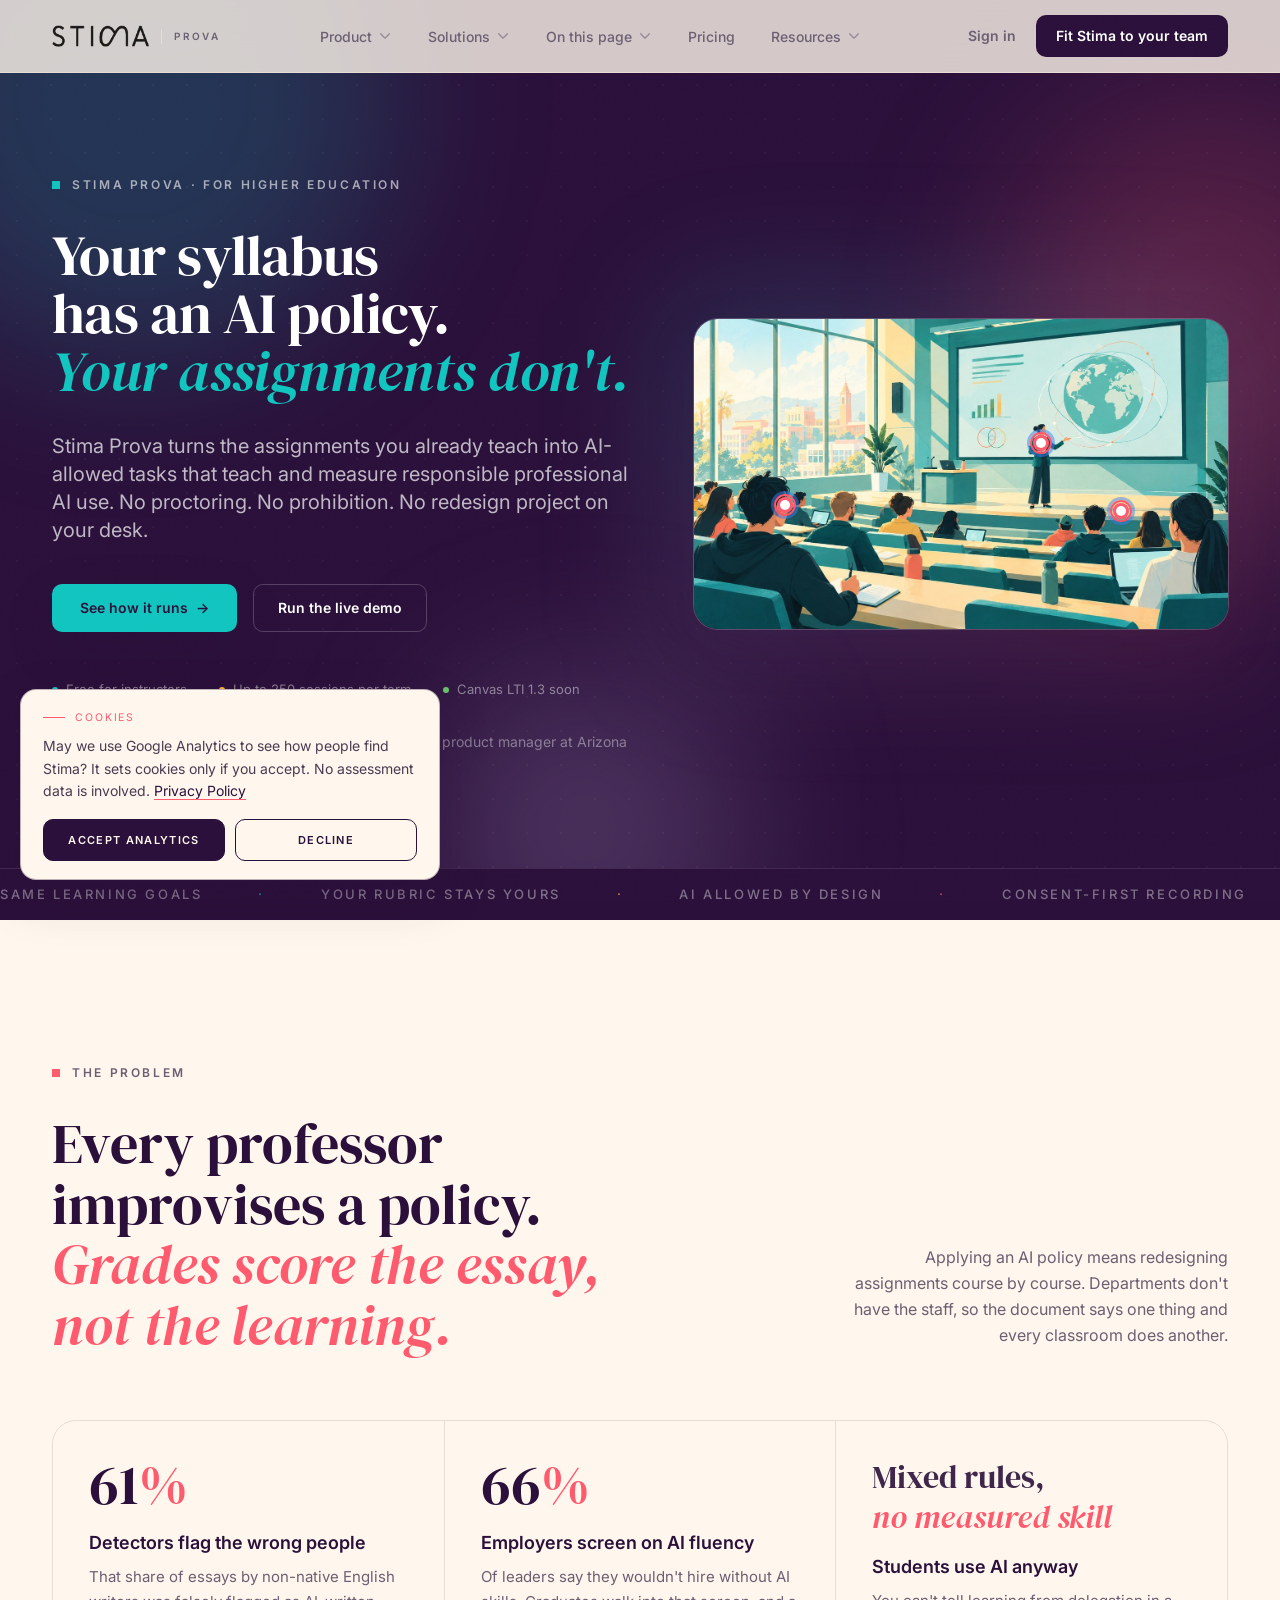
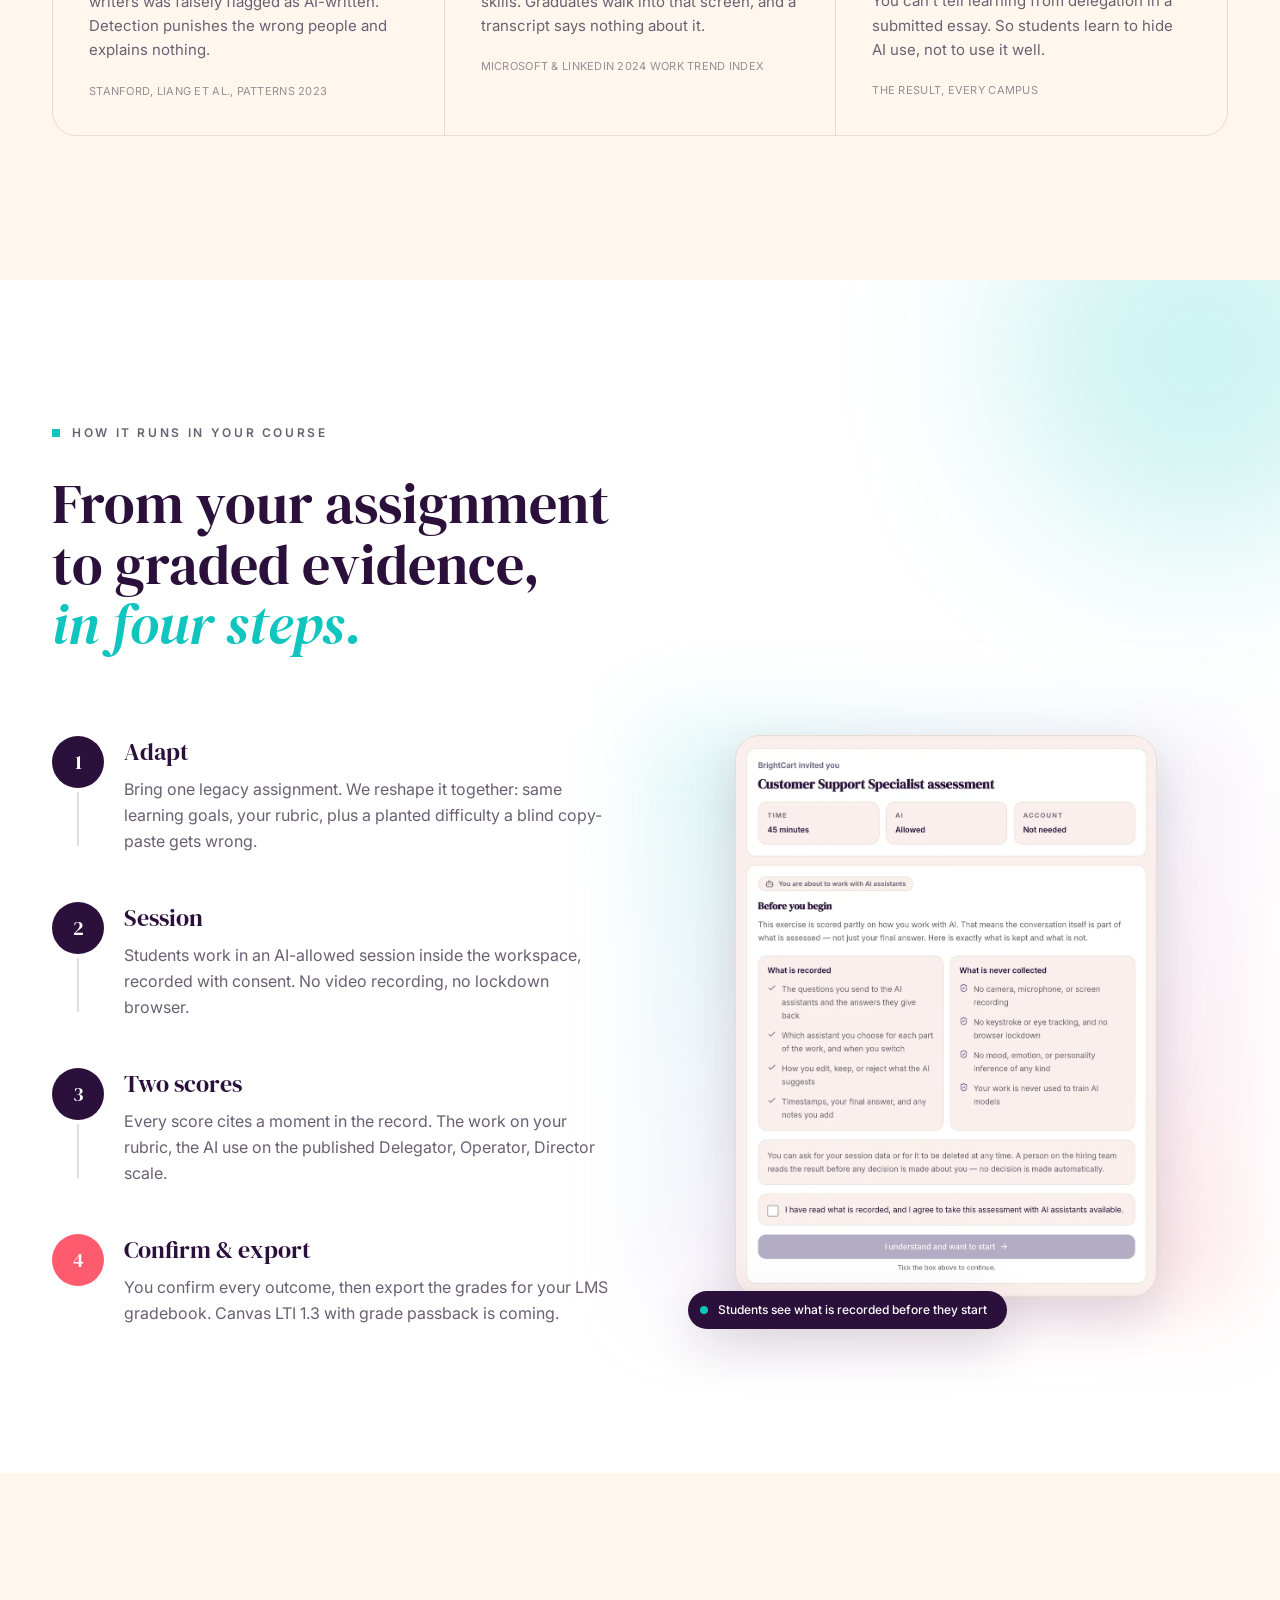
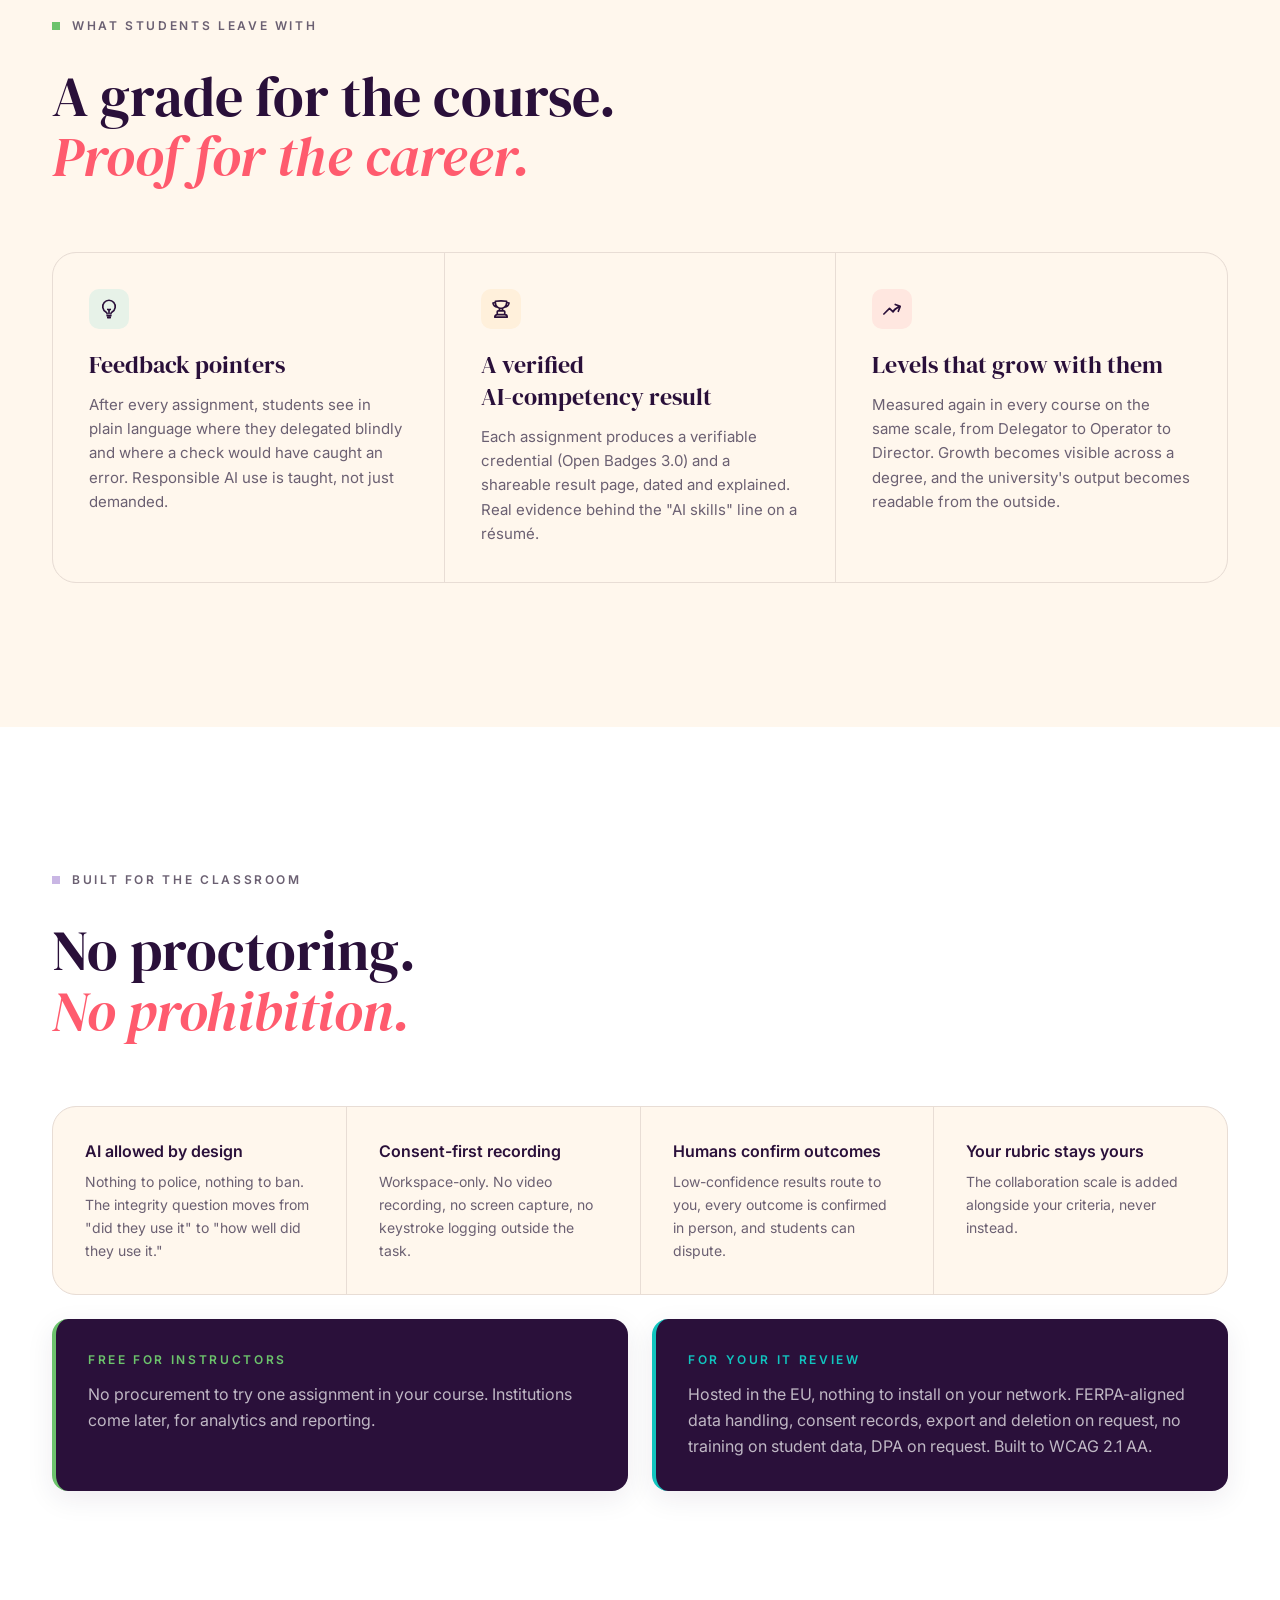
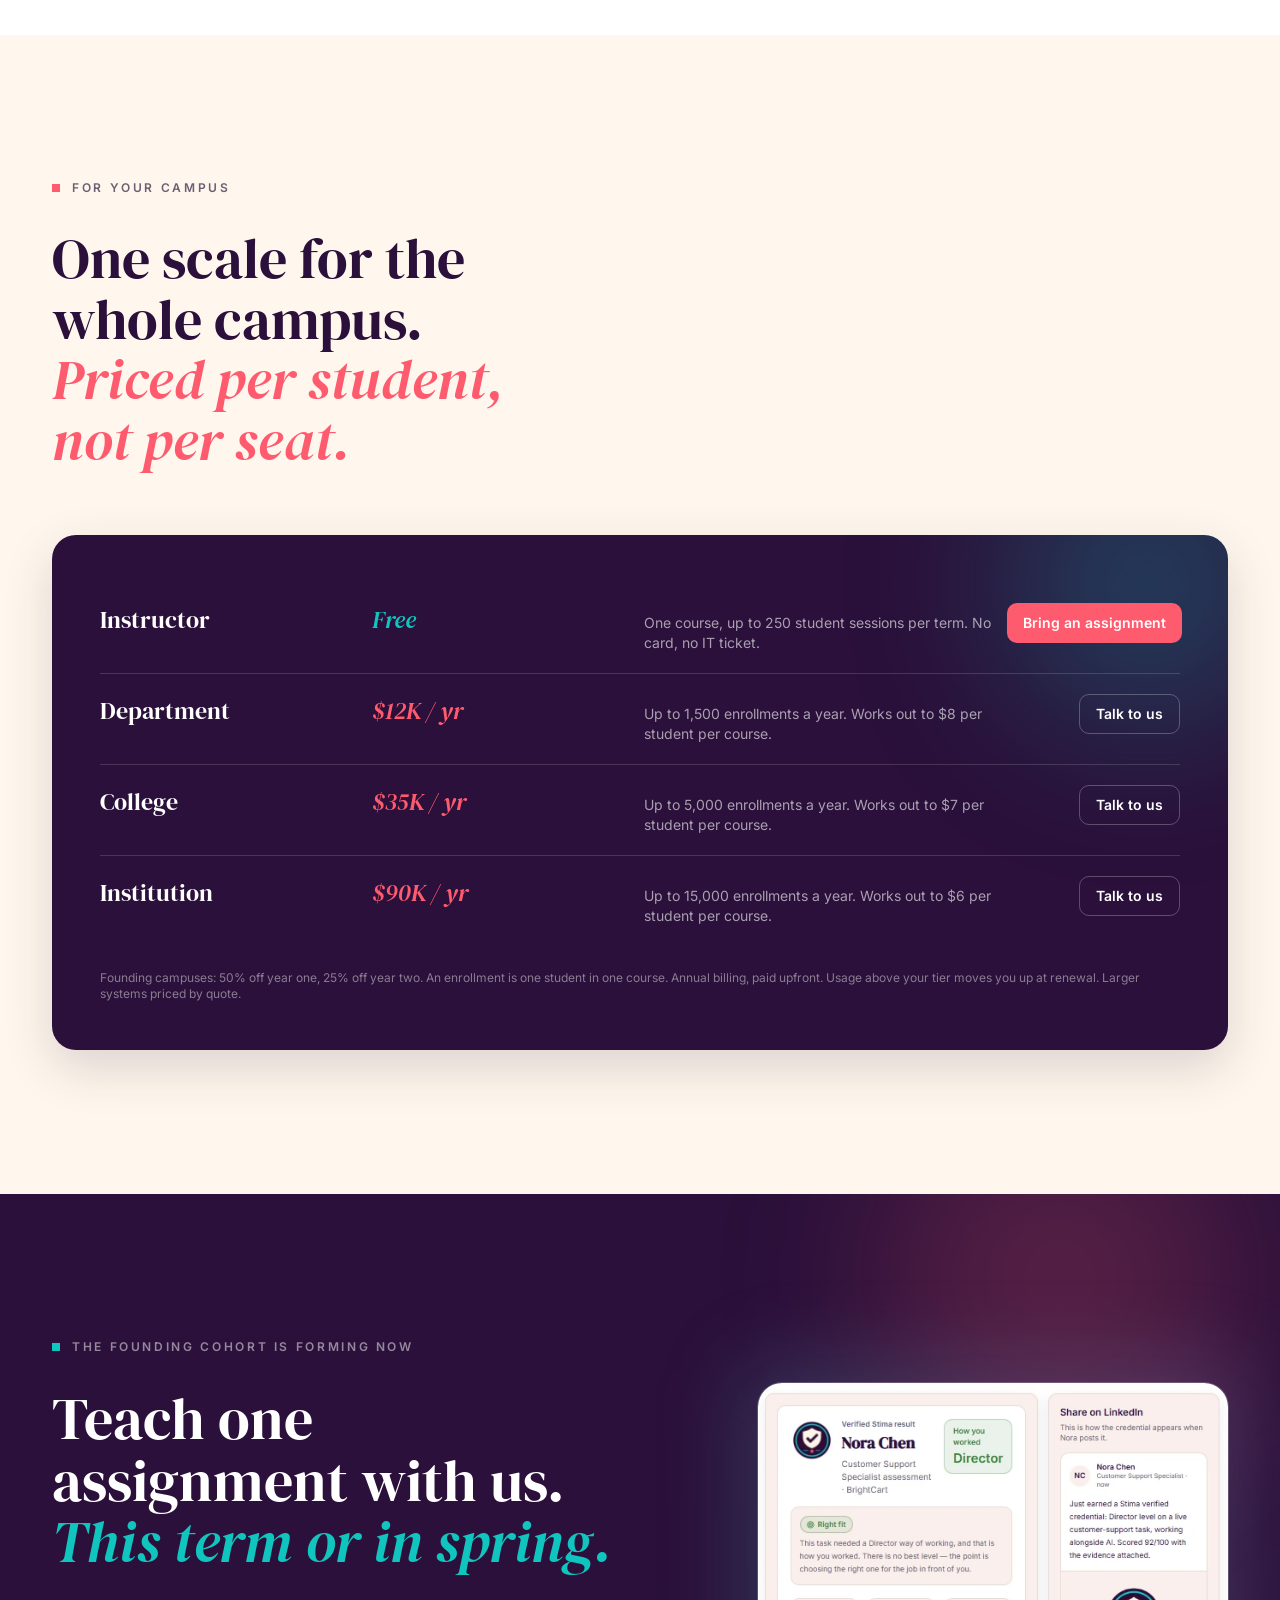
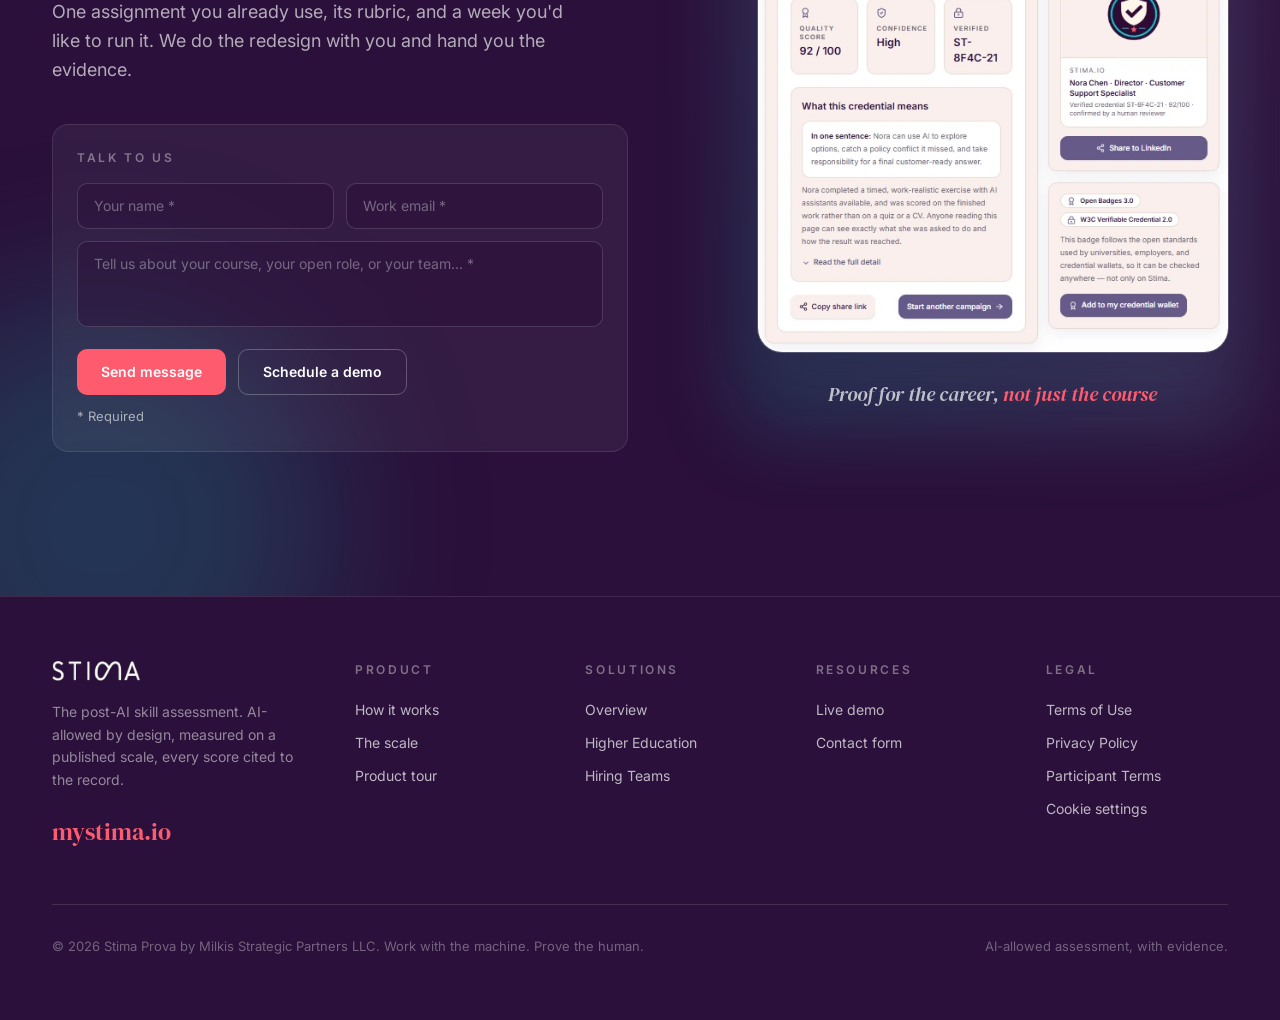
<file: higher-ed.html>
<!DOCTYPE html>
<html lang="en" class="scroll-smooth">
<head>
<!-- Imported from milkis-reckless-18/stima-prova-site@033ed39 by tools/prova_import.py; edit there or in the script. -->
<script src="/consent.js"></script>
<meta charset="UTF-8">
<meta name="viewport" content="width=device-width, initial-scale=1.0">
<title>Stima Prova for Higher Education, AI-allowed coursework, measured</title>
<meta name="description" content="Bring one legacy assignment. We make it AI-proof by making AI allowed. No proctoring. No prohibition. No new policy needed.">
<link rel="canonical" href="https://mystima.io/higher-ed">
<meta property="og:type" content="website">
<meta property="og:site_name" content="Stima Prova">
<meta property="og:title" content="Stima Prova for Higher Education, AI-allowed coursework, measured">
<meta property="og:description" content="Bring one legacy assignment. We make it AI-proof by making AI allowed. No proctoring. No prohibition. No new policy needed.">
<meta property="og:url" content="https://mystima.io/higher-ed">
<meta property="og:image" content="https://mystima.io/img/prova/72c49a05072a.jpg">
<meta name="twitter:card" content="summary_large_image">
<link rel="preconnect" href="https://fonts.googleapis.com">
<link rel="preconnect" href="https://fonts.gstatic.com" crossorigin>
<link href="https://fonts.googleapis.com/css2?family=DM+Serif+Display:ital@0;1&family=Inter:wght@400;500;600;700&display=swap" rel="stylesheet">
<link rel="stylesheet" href="/prova.css">
<link rel="stylesheet" href="/legal.css">
<style>
  html { scroll-behavior: smooth; }
  body { background:#FFF7ED; color:#2A103A; -webkit-font-smoothing:antialiased; overflow-x:hidden; }
  ::selection { background:#FF5B6E; color:#fff; }
  :focus-visible { outline:2px solid #11C5BF; outline-offset:3px; border-radius:4px; }
  .eyebrow { font-size:12px; font-weight:600; letter-spacing:.22em; text-transform:uppercase; }
  .accent { color:#FF5B6E; font-style:italic; }
  .accent-aqua { color:#11C5BF; font-style:italic; }
  .hairline { height:1px; background:rgba(42,16,58,.12); }
  .hairline-w { height:1px; background:rgba(255,255,255,.12); }
  .grain { position:fixed; inset:0; z-index:70; pointer-events:none; opacity:.05; mix-blend-mode:overlay;
    background-image:url("data:image/svg+xml,%3Csvg xmlns='http://www.w3.org/2000/svg' width='140' height='140'%3E%3Cfilter id='n'%3E%3CfeTurbulence type='fractalNoise' baseFrequency='0.85' numOctaves='2'/%3E%3C/filter%3E%3Crect width='140' height='140' filter='url(%23n)' opacity='0.6'/%3E%3C/svg%3E"); }
  #progress { position:fixed; top:0; left:0; height:2px; width:0%; background:linear-gradient(90deg,#FF5B6E,#FFB238,#11C5BF); z-index:80; }
  .reveal { opacity:0; transform:translateY(24px); transition:opacity .8s cubic-bezier(.16,1,.3,1), transform .8s cubic-bezier(.16,1,.3,1); }
  .reveal.in { opacity:1; transform:translateY(0); }
  .d1{transition-delay:.08s} .d2{transition-delay:.16s} .d3{transition-delay:.24s} .d4{transition-delay:.32s}
  .glow { position:absolute; border-radius:50%; filter:blur(80px); pointer-events:none; }
  .drop { opacity:0; visibility:hidden; transform:translateY(10px); transition:opacity .28s ease, transform .28s ease, visibility .28s; }
  .has-drop:hover .drop, .has-drop:focus-within .drop, .has-drop.open .drop { opacity:1; visibility:visible; transform:translateY(0); }
  .drop-item { transition:background .2s ease; }
  .drop-item:hover { background:rgba(42,16,58,.04); }
  .lift { transition:transform .4s cubic-bezier(.16,1,.3,1), box-shadow .4s cubic-bezier(.16,1,.3,1); }
  .lift:hover { transform:translateY(-6px); box-shadow:0 18px 50px rgba(42,16,58,.14); }
  @keyframes floaty { 0%,100%{transform:translateY(0)} 50%{transform:translateY(-10px)} }
  .floaty { animation:floaty 6s ease-in-out infinite; }
  .floaty.f2 { animation-duration:7.4s; animation-delay:-2s; }
  .floaty.f3 { animation-duration:5.4s; animation-delay:-1s; }
  .marquee-track { display:flex; gap:3.5rem; width:max-content; animation:marquee 30s linear infinite; }
  @keyframes marquee { to { transform:translateX(-50%); } }
  .tilt { transform-style:preserve-3d; transition:transform .5s cubic-bezier(.16,1,.3,1); will-change:transform; }
  .arrow-link .arr { display:inline-block; transition:transform .3s cubic-bezier(.16,1,.3,1); }
  .arrow-link:hover .arr { transform:translateX(6px); }
  .num-row { transition:background .3s ease, padding-left .3s ease; }
  .num-row:hover { background:rgba(255,255,255,.045); padding-left:1.5rem; }
  .step-line::before { content:''; position:absolute; left:25px; top:56px; bottom:8px; width:2px; background:#E8DDD5; }
  .step-item:last-child .step-line::before { display:none; }


  /* evidence hotspots */
  .hotspot { position:absolute; width:22px; height:22px; transform:translate(-50%,-50%); cursor:pointer; background:none; border:0; padding:0; z-index:5; }
  .hotspot::before { content:''; position:absolute; inset:-36px; border-radius:50%; }
  .hotspot .dot { position:absolute; inset:6px; background:#fff; border-radius:50%; box-shadow:0 0 0 3px #FF5B6E, 0 2px 8px rgba(42,16,58,.4); }
  .hotspot .ring { position:absolute; inset:0; border-radius:50%; border:2px solid #FF5B6E; animation:ping 2.2s cubic-bezier(0,0,.2,1) infinite; }
  @keyframes ping { 0%{transform:scale(.55); opacity:.9;} 100%{transform:scale(2.3); opacity:0;} }
  .hotspot .tip { position:absolute; bottom:calc(100% + 14px); left:50%; transform:translate(-50%,6px); width:225px; background:#fff; color:#2A103A; border-radius:12px; padding:10px 13px 11px; text-align:left; box-shadow:0 12px 30px rgba(42,16,58,.30); opacity:0; transition:opacity .25s ease, transform .25s cubic-bezier(.16,1,.3,1); pointer-events:none; }
  .hotspot .tip .t-title { display:block; font:600 12.5px/1.35 Inter,Arial,sans-serif; margin-bottom:3px; }
  .hotspot .tip .t-ctx { display:block; font:400 11.5px/1.5 Inter,Arial,sans-serif; color:#6B6072; }
  .hotspot .tip::after { content:''; position:absolute; top:100%; left:50%; transform:translateX(-50%); border:5px solid transparent; border-top-color:#fff; }
  .hotspot:hover .tip, .hotspot:focus-visible .tip { opacity:1; transform:translate(-50%,0); }
  @media (prefers-reduced-motion: reduce) { .hotspot .ring { animation:none; } }

  @media (prefers-reduced-motion: reduce) {
    html { scroll-behavior:auto; }
    .reveal { transition:none; opacity:1; transform:none; }
    .floaty, .marquee-track { animation:none; }
  }
</style>
<!-- site-meta: icons and JSON-LD for search engines and AI crawlers, written by tools/site_meta.py -->
<link rel="icon" href="/favicon.ico" sizes="32x32">
<link rel="icon" href="/favicon.svg" type="image/svg+xml">
<link rel="apple-touch-icon" href="/apple-touch-icon.png">
<script type="application/ld+json" id="site-meta">
{"@context":"https://schema.org","@graph":[
{"@type":"WebPage","@id":"https://mystima.io/higher-ed#webpage","url":"https://mystima.io/higher-ed","name":"Stima Prova for Higher Education, AI-allowed coursework, measured","description":"Bring one legacy assignment. We make it AI-proof by making AI allowed. No proctoring. No prohibition. No new policy needed.","isPartOf":{"@id":"https://mystima.io/#website"},"about":{"@id":"https://mystima.io/#software"},"inLanguage":"en","primaryImageOfPage":{"@type":"ImageObject","@id":"https://mystima.io/higher-ed#primaryimage","url":"https://mystima.io/img/prova/72c49a05072a.jpg","contentUrl":"https://mystima.io/img/prova/72c49a05072a.jpg"},"breadcrumb":{"@id":"https://mystima.io/higher-ed#breadcrumb"}},
{"@type":"BreadcrumbList","@id":"https://mystima.io/higher-ed#breadcrumb","itemListElement":[{"@type":"ListItem","position":1,"name":"Stima Prova","item":"https://mystima.io/"},{"@type":"ListItem","position":2,"name":"For Higher Education","item":"https://mystima.io/higher-ed"}]},
{"@type":"Organization","@id":"https://mystima.io/#organization","name":"Stima Prova","alternateName":"Stima","legalName":"Milkis Strategic Partners LLC","url":"https://mystima.io/","logo":{"@type":"ImageObject","@id":"https://mystima.io/#logo","url":"https://mystima.io/img/stima-logo-512.png","contentUrl":"https://mystima.io/img/stima-logo-512.png","width":512,"height":512,"caption":"Stima Prova"},"image":{"@id":"https://mystima.io/#logo"},"email":"info@mystima.io","contactPoint":{"@type":"ContactPoint","contactType":"customer support","email":"info@mystima.io","url":"https://mystima.io/#contact"},"description":"Milkis Strategic Partners LLC, an Arizona limited liability company trading as Stima, operates Stima Prova, the post-AI skill assessment for hiring teams and higher education, at mystima.io.","disambiguatingDescription":"Stima Prova is skill-assessment software for hiring teams and higher education at mystima.io, run by Milkis Strategic Partners LLC, an Arizona limited liability company. It is not accounting, tax or invoicing software.","knowsAbout":["Post-AI skill assessment","AI-allowed assessment"]},
{"@type":"WebSite","@id":"https://mystima.io/#website","url":"https://mystima.io/","name":"Stima Prova","alternateName":["Stima","mystima.io"],"description":"The post-AI skill assessment. AI-allowed by design, measured on a published scale, every score cited to the record.","publisher":{"@id":"https://mystima.io/#organization"},"inLanguage":"en"},
{"@type":"WebApplication","@id":"https://mystima.io/#software","name":"Stima Prova","alternateName":"Stima","url":"https://mystima.io/","description":"Stima Prova turns the assignment or take-home that a hiring team or an instructor already uses into an AI-allowed session, grading the work on the customer's rubric and the AI use on a published scale, every score cited to the record.","disambiguatingDescription":"Stima Prova is skill-assessment software for hiring teams and higher education at mystima.io, run by Milkis Strategic Partners LLC, an Arizona limited liability company. It is not accounting, tax or invoicing software.","applicationCategory":"BusinessApplication","applicationSubCategory":"Post-AI skill assessment","operatingSystem":"Web browser","featureList":["Builds the task from the assignment, take-home or role description you already use, plus a planted difficulty a blind copy-paste gets wrong","One focused, timed work session with AI explicitly allowed, recorded with consent","Quality of the work: a 0–100 score on the deliverable, graded blind on your rubric","AI collaboration: Delegator, Operator or Director on a published scale, read against what the task needed","Every score cites a moment in the session record","A human confirms every outcome; participants can dispute","Workspace-only recording: no video recording, no keystroke logging, no lockdown browser","Grades and decisions export as CSV for your LMS or ATS","A verifiable credential (Open Badges 3.0) and a shareable result page for each assignment","Hosted in the EU"],"audience":[{"@type":"BusinessAudience","audienceType":"Hiring teams"},{"@type":"EducationalAudience","audienceType":"Higher education","educationalRole":"instructor"}],"inLanguage":"en","image":{"@id":"https://mystima.io/#logo"},"publisher":{"@id":"https://mystima.io/#organization"},"provider":{"@id":"https://mystima.io/#organization"},"offers":[{"@type":"Offer","name":"Instructor","description":"One course, up to 250 student sessions per term. No card, no IT ticket.","url":"https://mystima.io/higher-ed#pricing","priceCurrency":"USD","price":0,"offeredBy":{"@id":"https://mystima.io/#organization"}},{"@type":"Offer","name":"Department","description":"Up to 1,500 enrollments a year. Works out to $8 per student per course.","url":"https://mystima.io/higher-ed#pricing","priceCurrency":"USD","price":12000,"priceSpecification":{"@type":"UnitPriceSpecification","name":"Annual price, paid upfront","price":12000,"priceCurrency":"USD","referenceQuantity":{"@type":"QuantitativeValue","value":1,"unitCode":"ANN"},"billingDuration":{"@type":"QuantitativeValue","value":1,"unitCode":"ANN"},"priceComponentType":"https://schema.org/Subscription"},"offeredBy":{"@id":"https://mystima.io/#organization"}},{"@type":"Offer","name":"College","description":"Up to 5,000 enrollments a year. Works out to $7 per student per course.","url":"https://mystima.io/higher-ed#pricing","priceCurrency":"USD","price":35000,"priceSpecification":{"@type":"UnitPriceSpecification","name":"Annual price, paid upfront","price":35000,"priceCurrency":"USD","referenceQuantity":{"@type":"QuantitativeValue","value":1,"unitCode":"ANN"},"billingDuration":{"@type":"QuantitativeValue","value":1,"unitCode":"ANN"},"priceComponentType":"https://schema.org/Subscription"},"offeredBy":{"@id":"https://mystima.io/#organization"}},{"@type":"Offer","name":"Institution","description":"Up to 15,000 enrollments a year. Works out to $6 per student per course.","url":"https://mystima.io/higher-ed#pricing","priceCurrency":"USD","price":90000,"priceSpecification":{"@type":"UnitPriceSpecification","name":"Annual price, paid upfront","price":90000,"priceCurrency":"USD","referenceQuantity":{"@type":"QuantitativeValue","value":1,"unitCode":"ANN"},"billingDuration":{"@type":"QuantitativeValue","value":1,"unitCode":"ANN"},"priceComponentType":"https://schema.org/Subscription"},"offeredBy":{"@id":"https://mystima.io/#organization"}}]}
]}
</script>
<!-- /site-meta -->
</head>
<body class="font-sans" data-section="Higher education">
<div class="grain"></div>
<div id="progress"></div>


<header class="fixed top-0 inset-x-0 z-50 bg-cream/80 backdrop-blur-xl border-b border-divider">
  <div class="mx-auto max-w-[1240px] px-6 lg:px-8 h-[72px] flex items-center justify-between gap-6">
    <a href="/" class="flex items-center shrink-0" aria-label="Stima Prova home">
      <img src="/img/prova/4a07710ea23d.png" alt="STIMA" class="h-[22px] w-auto">
      <span class="ml-3 hidden sm:inline text-[10px] font-semibold tracking-[0.24em] uppercase text-muted border-l border-divider pl-3">Prova</span>
    </a>
    <nav class="hidden lg:flex items-center gap-1 whitespace-nowrap text-[14px] font-medium" aria-label="Primary">
      <div class="has-drop relative">
        <button class="nav-btn px-4 py-2 rounded-sm2 text-muted hover:text-plum transition-colors inline-flex items-center gap-1.5" aria-haspopup="true">Product
          <svg class="w-3.5 h-3.5 opacity-60" fill="none" stroke="currentColor" stroke-width="2.2" viewBox="0 0 24 24"><path stroke-linecap="round" stroke-linejoin="round" d="M19.5 8.25l-7.5 7.5-7.5-7.5"/></svg></button>
        <div class="drop absolute left-0 top-full pt-3 w-[320px]">
          <div class="bg-white rounded-md2 shadow-float border border-divider p-2">
            <a href="/#how" class="drop-item flex flex-col gap-0.5 px-4 py-3 rounded-sm2"><span class="font-semibold text-plum">How it works</span><span class="text-[13px] text-muted">Four steps from your task to cited evidence</span></a>
            <a href="/#scale" class="drop-item flex flex-col gap-0.5 px-4 py-3 rounded-sm2"><span class="font-semibold text-plum">The AI-collaboration scale</span><span class="text-[13px] text-muted">Delegator, Operator, Director</span></a>
            <a href="/#proof" class="drop-item flex flex-col gap-0.5 px-4 py-3 rounded-sm2"><span class="font-semibold text-plum">Product tour</span><span class="text-[13px] text-muted">Screens from the real assessment flow</span></a>
            <a href="/#trust" class="drop-item flex flex-col gap-0.5 px-4 py-3 rounded-sm2"><span class="font-semibold text-plum">Trust &amp; privacy</span><span class="text-[13px] text-muted">Consent-first recording, humans confirm outcomes</span></a>
          </div>
        </div>
      </div>
      <div class="has-drop relative">
        <button class="nav-btn px-4 py-2 rounded-sm2 text-muted hover:text-plum transition-colors inline-flex items-center gap-1.5" aria-haspopup="true">Solutions
          <svg class="w-3.5 h-3.5 opacity-60" fill="none" stroke="currentColor" stroke-width="2.2" viewBox="0 0 24 24"><path stroke-linecap="round" stroke-linejoin="round" d="M19.5 8.25l-7.5 7.5-7.5-7.5"/></svg></button>
        <div class="drop absolute left-0 top-full pt-3 w-[320px]">
          <div class="bg-white rounded-md2 shadow-float border border-divider p-2">
            <a href="/higher-ed" class="drop-item flex flex-col gap-0.5 px-4 py-3 rounded-sm2"><span class="font-semibold text-plum">For Higher Education</span><span class="text-[13px] text-muted">AI-allowed coursework, measured</span></a>
            <a href="/hiring-teams" class="drop-item flex flex-col gap-0.5 px-4 py-3 rounded-sm2"><span class="font-semibold text-plum">For Hiring Teams</span><span class="text-[13px] text-muted">AI-allowed take-homes, with evidence</span></a>
          </div>
        </div>
      </div>
      <div class="has-drop relative">
        <button class="nav-btn px-4 py-2 rounded-sm2 text-muted hover:text-plum transition-colors inline-flex items-center gap-1.5" aria-haspopup="true">On this page
          <svg class="w-3.5 h-3.5 opacity-60" fill="none" stroke="currentColor" stroke-width="2.2" viewBox="0 0 24 24"><path stroke-linecap="round" stroke-linejoin="round" d="M19.5 8.25l-7.5 7.5-7.5-7.5"/></svg></button>
        <div class="drop absolute left-0 top-full pt-3 w-[240px]">
          <div class="bg-white rounded-md2 shadow-float border border-divider p-2">
            <a href="#problem" class="drop-item flex flex-col gap-0.5 px-4 py-3 rounded-sm2"><span class="font-semibold text-plum">The problem</span></a>
            <a href="#how" class="drop-item flex flex-col gap-0.5 px-4 py-3 rounded-sm2"><span class="font-semibold text-plum">How it runs</span></a>
            <a href="#pricing" class="drop-item flex flex-col gap-0.5 px-4 py-3 rounded-sm2"><span class="font-semibold text-plum">For your campus</span></a>
            <a href="#contact" class="drop-item flex flex-col gap-0.5 px-4 py-3 rounded-sm2"><span class="font-semibold text-plum">Contact</span></a>
          </div>
        </div>
      </div>
      <a href="#pricing" class="px-4 py-2 rounded-sm2 text-muted hover:text-plum transition-colors">Pricing</a>
      <div class="has-drop relative">
        <button class="nav-btn px-4 py-2 rounded-sm2 text-muted hover:text-plum transition-colors inline-flex items-center gap-1.5" aria-haspopup="true">Resources
          <svg class="w-3.5 h-3.5 opacity-60" fill="none" stroke="currentColor" stroke-width="2.2" viewBox="0 0 24 24"><path stroke-linecap="round" stroke-linejoin="round" d="M19.5 8.25l-7.5 7.5-7.5-7.5"/></svg></button>
        <div class="drop absolute right-0 top-full pt-3 w-[300px]">
          <div class="bg-white rounded-md2 shadow-float border border-divider p-2">
            <a href="https://demo.mystima.io/" target="_blank" rel="noopener" class="drop-item flex flex-col gap-0.5 px-4 py-3 rounded-sm2"><span class="font-semibold text-plum">Live demo</span><span class="text-[13px] text-muted">demo.mystima.io · walk both sides</span></a>
            <a href="https://calendly.com/mariannamilkis/30-min" target="_blank" rel="noopener" class="drop-item flex flex-col gap-0.5 px-4 py-3 rounded-sm2"><span class="font-semibold text-plum">Schedule a demo</span><span class="text-[13px] text-muted">30 minutes with the founder</span></a>
            <a href="#contact" class="drop-item flex flex-col gap-0.5 px-4 py-3 rounded-sm2"><span class="font-semibold text-plum">Contact</span><span class="text-[13px] text-muted">Tell us about your course or role</span></a>
            <a href="/login" class="drop-item flex flex-col gap-0.5 px-4 py-3 rounded-sm2"><span class="font-semibold text-plum">Sign in</span><span class="text-[13px] text-muted">Your campaigns and results</span></a>
          </div>
        </div>
      </div>
    </nav>
    <div class="flex items-center gap-3">
      <a href="/login" class="hidden min-[1100px]:inline-flex items-center whitespace-nowrap text-sm font-semibold text-muted hover:text-plum px-2 h-[42px] transition-colors">Sign in</a>
      <a href="https://calendly.com/mariannamilkis/30-min" target="_blank" rel="noopener" class="hidden sm:inline-flex items-center gap-2 whitespace-nowrap text-sm font-semibold px-5 h-[42px] rounded-sm2 bg-plum text-white hover:bg-coral transition-colors">Fit Stima to your team</a>
      <button id="menuBtn" class="lg:hidden w-[42px] h-[42px] rounded-sm2 border border-divider flex items-center justify-center" aria-label="Menu" aria-expanded="false">
        <svg class="w-5 h-5" fill="none" stroke="currentColor" stroke-width="2" viewBox="0 0 24 24"><path stroke-linecap="round" d="M4 7h16M4 12h16M4 17h16"/></svg>
      </button>
    </div>
  </div>
  <div id="mobileMenu" class="lg:hidden hidden border-t border-divider bg-cream px-6 py-6 space-y-5 text-[15px] font-medium">
    <div><p class="eyebrow text-muted mb-3">On this page</p><div class="space-y-3 pl-1">
      <a href="#problem" class="block text-plum">The problem</a>
      <a href="#how" class="block text-plum">How it runs</a>
      <a href="#pricing" class="block text-plum">For your campus</a>
      <a href="#contact" class="block text-plum">Contact</a>
    </div></div>
    <div><p class="eyebrow text-muted mb-3">Solutions</p><div class="space-y-3 pl-1">
      <a href="/higher-ed" class="block text-plum">For Higher Education</a>
      <a href="/hiring-teams" class="block text-plum">For Hiring Teams</a>
    </div></div>
    <div><p class="eyebrow text-muted mb-3">Resources</p><div class="space-y-3 pl-1">
      <a href="https://demo.mystima.io/" target="_blank" rel="noopener" class="block text-plum">Live demo</a>
      <a href="/login" class="block text-plum">Sign in</a>
      <a href="/terms/#terms-of-use" data-legal="terms-of-use" class="block text-plum">Terms of Use</a>
      <a href="/terms/#privacy" data-legal="privacy" class="block text-plum">Privacy Policy</a>
    </div></div>
    <a href="https://calendly.com/mariannamilkis/30-min" target="_blank" rel="noopener" class="inline-flex items-center justify-center w-full h-[46px] rounded-sm2 bg-plum text-white font-semibold">Fit Stima to your team</a>
  </div>
</header>

<!-- HERO -->
<section class="relative overflow-hidden bg-plum text-white">
  <div class="glow w-[520px] h-[520px] bg-aqua/20 -top-40 -left-32"></div>
  <div class="glow w-[420px] h-[420px] bg-coral/20 top-24 right-[-140px]"></div>
  <div class="glow w-[320px] h-[320px] bg-lilac/20 bottom-[-120px] left-1/3"></div>
  <div class="absolute inset-0 opacity-[0.05]" style="background-image:radial-gradient(rgba(255,255,255,.7) 1px, transparent 1px); background-size:34px 34px;"></div>
  <div class="relative mx-auto max-w-[1240px] px-6 lg:px-8 pt-40 lg:pt-44 pb-24 grid gap-16 lg:grid-cols-[1.04fr_.96fr] lg:items-center">
    <div>
      <div class="reveal in flex items-center gap-3 mb-8">
        <span class="w-2 h-2 bg-aqua"></span>
        <span class="eyebrow text-white/60">Stima Prova · For Higher Education</span>
      </div>
      <h1 class="reveal in d1 font-serif text-[44px] leading-[1.05] sm:text-6xl lg:text-[72px] lg:leading-[1.02] tracking-[-0.01em]"><span class="block">Your syllabus has an AI policy.</span><span class="block"><span class="accent-aqua">Your assignments don't.</span></span></h1>
      <p class="reveal in d2 mt-8 max-w-xl text-lg lg:text-xl leading-relaxed text-white/70">
        Stima Prova turns the assignments you already teach into AI-allowed tasks that teach and measure
        responsible professional AI use. No proctoring. No prohibition. No redesign project on your desk.
      </p>
      <div class="reveal in d3 mt-10 flex flex-wrap items-center gap-4">
        <a href="#how" class="arrow-link inline-flex items-center gap-2 bg-aqua text-plum font-semibold text-sm px-7 h-[48px] rounded-sm2 hover:bg-[#0da8a3] transition-colors shadow-float">See how it runs <span class="arr">→</span></a>
        <a href="https://demo.mystima.io/" target="_blank" rel="noopener" class="inline-flex items-center gap-2 text-sm font-semibold px-6 h-[48px] rounded-sm2 border border-white/20 text-white hover:bg-white/10 transition-colors">Run the live demo</a>
      </div>
      <div class="reveal in d4 mt-12 flex flex-wrap items-center gap-x-8 gap-y-3 text-[13px] text-white/45">
        <span class="inline-flex items-center gap-2"><span class="w-1.5 h-1.5 rounded-full bg-aqua"></span>Free for instructors</span>
        <span class="inline-flex items-center gap-2"><span class="w-1.5 h-1.5 rounded-full bg-mango"></span>Up to 250 sessions per term</span>
        <span class="inline-flex items-center gap-2"><span class="w-1.5 h-1.5 rounded-full bg-leaf"></span>Canvas LTI 1.3 soon</span>
      </div>
      <p class="reveal in d4 mt-8 text-sm text-white/40">Built by a project management instructor and former group product manager at Arizona State University.</p>
    </div>
    <div class="relative" id="tiltWrap">
      <div class="absolute -inset-6 bg-gradient-to-br from-aqua/20 via-lilac/15 to-coral/20 rounded-[36px] blur-3xl"></div>
      <div class="tilt relative" id="tiltCard">
        <img src="/img/prova/72c49a05072a.jpg" alt="Illustration of a lecturer presenting to students in a bright modern lecture hall" class="w-full rounded-lg2 shadow-float ring-1 ring-white/20" width="1100">
        <button class="hotspot" style="top:60%;left:17%" aria-label="Data privacy"><span class="ring"></span><span class="dot"></span><span class="tip"><span class="t-title">Data privacy</span><span class="t-ctx">Consent-first recording. FERPA-aligned handling, no training on student data.</span></span></button>
        <button class="hotspot" style="top:40%;left:65%" aria-label="Grades for your gradebook"><span class="ring"></span><span class="dot"></span><span class="tip"><span class="t-title">Grades for your gradebook</span><span class="t-ctx">Confirmed grades export for your LMS. Canvas LTI 1.3 with grade passback is coming.</span></span></button>
        <button class="hotspot" style="top:62%;left:80%" aria-label="AI competency development"><span class="ring"></span><span class="dot"></span><span class="tip"><span class="t-title">AI competency development</span><span class="t-ctx">Developed alongside your program's learning objectives, measured on the published scale.</span></span></button>
      </div>
    </div>
  </div>
</section>

<div class="bg-plum border-t border-white/10 py-4 overflow-hidden relative">
  <div class="marquee-track text-white/40 text-[13px] font-medium tracking-[0.2em] uppercase whitespace-nowrap">
    <span>Same learning goals</span><span class="text-aqua/70">·</span><span>Your rubric stays yours</span><span class="text-mango/70">·</span><span>AI allowed by design</span><span class="text-coral/70">·</span><span>Consent-first recording</span><span class="text-lilac/70">·</span><span>Grades ready for your gradebook</span><span class="text-aqua/70">·</span><span>One scale across campus</span><span class="text-mango/70">·</span>
    <span>Same learning goals</span><span class="text-aqua/70">·</span><span>Your rubric stays yours</span><span class="text-mango/70">·</span><span>AI allowed by design</span><span class="text-coral/70">·</span><span>Consent-first recording</span><span class="text-lilac/70">·</span><span>Grades ready for your gradebook</span><span class="text-aqua/70">·</span><span>One scale across campus</span><span class="text-mango/70">·</span>
  </div>
</div>

<!-- PROBLEM -->
<section id="problem" class="py-28 lg:py-36 scroll-mt-20">
  <div class="mx-auto max-w-[1240px] px-6 lg:px-8">
    <div class="reveal flex items-center gap-3 mb-8"><span class="w-2 h-2 bg-coral"></span><span class="eyebrow text-muted">The problem</span></div>
    <div class="grid lg:grid-cols-[1fr_auto] gap-8 items-end">
      <h2 class="reveal d1 font-serif text-4xl sm:text-5xl lg:text-[56px] lg:leading-[1.08] max-w-2xl"><span class="block">Every professor improvises a policy.</span><span class="block"><span class="accent">Grades score the essay, not the learning.</span></span></h2>
      <p class="reveal d2 max-w-sm text-muted leading-relaxed lg:text-right lg:pb-2">Applying an AI policy means redesigning assignments course by course. Departments don't have the staff, so the document says one thing and every classroom does another.</p>
    </div>
    <div class="mt-16 grid gap-px bg-divider border border-divider rounded-lg2 overflow-hidden md:grid-cols-3">
      <div class="reveal bg-cream p-9 lift">
        <p class="font-serif text-[56px] leading-none mb-4">61<span class="text-coral">%</span></p>
        <h3 class="font-semibold text-lg mb-2">Detectors flag the wrong people</h3>
        <p class="text-muted text-[15px] leading-relaxed">That share of essays by non-native English writers was falsely flagged as AI-written. Detection punishes the wrong people and explains nothing.</p>
        <p class="text-[11px] text-muted/70 mt-5 tracking-wide">STANFORD, LIANG ET AL., PATTERNS 2023</p>
      </div>
      <div class="reveal d1 bg-cream p-9 lift">
        <p class="font-serif text-[56px] leading-none mb-4">66<span class="text-coral">%</span></p>
        <h3 class="font-semibold text-lg mb-2">Employers screen on AI fluency</h3>
        <p class="text-muted text-[15px] leading-relaxed">Of leaders say they wouldn't hire without AI skills. Graduates walk into that screen, and a transcript says nothing about it.</p>
        <p class="text-[11px] text-muted/70 mt-5 tracking-wide">MICROSOFT &amp; LINKEDIN 2024 WORK TREND INDEX</p>
      </div>
      <div class="reveal d2 bg-cream p-9 lift">
        <p class="font-serif text-[32px] leading-tight mb-4 text-plum/90"><span class="block">Mixed rules,</span><span class="block"><span class="accent">no measured skill</span></span></p>
        <h3 class="font-semibold text-lg mb-2">Students use AI anyway</h3>
        <p class="text-muted text-[15px] leading-relaxed">You can't tell learning from delegation in a submitted essay. So students learn to hide AI use, not to use it well.</p>
        <p class="text-[11px] text-muted/70 mt-5 tracking-wide">THE RESULT, EVERY CAMPUS</p>
      </div>
    </div>
  </div>
</section>

<!-- HOW IT RUNS -->
<section id="how" class="py-28 lg:py-36 bg-white relative overflow-hidden">
  <div class="glow w-[400px] h-[400px] bg-aqua/20 -top-32 right-[-120px]"></div>
  <div class="relative mx-auto max-w-[1240px] px-6 lg:px-8">
    <div class="reveal flex items-center gap-3 mb-8"><span class="w-2 h-2 bg-aqua"></span><span class="eyebrow text-muted">How it runs in your course</span></div>
    <h2 class="reveal d1 font-serif text-4xl sm:text-5xl lg:text-[56px] lg:leading-[1.08] max-w-2xl mb-20">From your assignment to graded evidence, <span class="accent-aqua">in four steps.</span></h2>
    <div class="grid gap-12 lg:grid-cols-2">
      <div class="space-y-2">
        <div class="reveal step-item relative flex gap-5 pb-10">
          <div class="step-line relative shrink-0"><span class="relative z-10 flex w-[52px] h-[52px] items-center justify-center rounded-full bg-plum text-white font-serif text-xl">1</span></div>
          <div><h3 class="font-serif text-2xl mb-2">Adapt</h3><p class="text-muted leading-relaxed">Bring one legacy assignment. We reshape it together: same learning goals, your rubric, plus a planted difficulty a blind copy-paste gets wrong.</p></div>
        </div>
        <div class="reveal step-item relative flex gap-5 pb-10">
          <div class="step-line relative shrink-0"><span class="relative z-10 flex w-[52px] h-[52px] items-center justify-center rounded-full bg-plum text-white font-serif text-xl">2</span></div>
          <div><h3 class="font-serif text-2xl mb-2">Session</h3><p class="text-muted leading-relaxed">Students work in an AI-allowed session inside the workspace, recorded with consent. No video recording, no lockdown browser.</p></div>
        </div>
        <div class="reveal step-item relative flex gap-5 pb-10">
          <div class="step-line relative shrink-0"><span class="relative z-10 flex w-[52px] h-[52px] items-center justify-center rounded-full bg-plum text-white font-serif text-xl">3</span></div>
          <div><h3 class="font-serif text-2xl mb-2">Two scores</h3><p class="text-muted leading-relaxed">Every score cites a moment in the record. The work on your rubric, the AI use on the published Delegator, Operator, Director scale.</p></div>
        </div>
        <div class="reveal step-item relative flex gap-5">
          <div class="step-line relative shrink-0"><span class="relative z-10 flex w-[52px] h-[52px] items-center justify-center rounded-full bg-coral text-white font-serif text-xl">4</span></div>
          <div><h3 class="font-serif text-2xl mb-2">Confirm &amp; export</h3><p class="text-muted leading-relaxed">You confirm every outcome, then export the grades for your LMS gradebook. Canvas LTI 1.3 with grade passback is coming.</p></div>
        </div>
      </div>
      <div class="reveal d1">
        <div class="relative">
          <div class="absolute -inset-4 bg-gradient-to-br from-aqua/15 via-lilac/15 to-coral/15 rounded-[28px] blur-2xl"></div>
          <img loading="lazy" decoding="async" src="/img/prova/412f127d0542.webp" alt="Candidate consent screen showing exactly what is recorded and what is never collected" class="relative w-auto max-w-full mx-auto max-h-[560px] rounded-lg2 shadow-float ring-1 ring-divider">
        </div>
        <div class="floaty f3 relative -mt-6 ml-6 bg-plum text-white rounded-full shadow-float pl-3 pr-5 py-2.5 inline-flex items-center gap-2.5">
          <span class="w-2 h-2 rounded-full bg-aqua"></span>
          <span class="text-[12px] font-medium">Students see what is recorded before they start</span>
        </div>
      </div>
    </div>
  </div>
</section>

<!-- OUTCOMES -->
<section class="py-28 lg:py-36">
  <div class="mx-auto max-w-[1240px] px-6 lg:px-8">
    <div class="reveal flex items-center gap-3 mb-8"><span class="w-2 h-2 bg-leaf"></span><span class="eyebrow text-muted">What students leave with</span></div>
    <h2 class="reveal d1 font-serif text-4xl sm:text-5xl lg:text-[56px] lg:leading-[1.08] max-w-2xl mb-16">A grade for the course. <span class="accent">Proof for the career.</span></h2>
    <div class="grid gap-px bg-divider border border-divider rounded-lg2 overflow-hidden md:grid-cols-3">
      <div class="reveal bg-cream p-9 lift">
        <span class="w-10 h-10 rounded-sm2 bg-[#E7F2E8] flex items-center justify-center mb-5"><svg class="w-5 h-5 text-plum" fill="none" stroke="currentColor" stroke-width="2" viewBox="0 0 24 24"><path stroke-linecap="round" stroke-linejoin="round" d="M12 18v-5.25m0 0a6.01 6.01 0 001.5-.189m-1.5.189a6.01 6.01 0 01-1.5-.189m3.75 7.478a12.06 12.06 0 01-4.5 0m3.75 2.383a14.406 14.406 0 01-3 0M14.25 18v-.192c0-.983.658-1.823 1.508-2.316a7.5 7.5 0 10-7.517 0c.85.493 1.509 1.333 1.509 2.316V18"/></svg></span>
        <h3 class="font-serif text-2xl mb-3">Feedback pointers</h3>
        <p class="text-muted text-[15px] leading-relaxed">After every assignment, students see in plain language where they delegated blindly and where a check would have caught an error. Responsible AI use is taught, not just demanded.</p>
      </div>
      <div class="reveal d1 bg-cream p-9 lift">
        <span class="w-10 h-10 rounded-sm2 bg-[#FFF0DB] flex items-center justify-center mb-5"><svg class="w-5 h-5 text-plum" fill="none" stroke="currentColor" stroke-width="2" viewBox="0 0 24 24"><path stroke-linecap="round" stroke-linejoin="round" d="M16.5 18.75h-9m9 0a3 3 0 013 3h-15a3 3 0 013-3m9 0v-3.375c0-.621-.503-1.125-1.125-1.125h-.871M7.5 18.75v-3.375c0-.621.504-1.125 1.125-1.125h.872m5.007 0H9.497m5.007 0a7.454 7.454 0 01-.982-3.172M9.497 14.25a7.454 7.454 0 00.981-3.172M5.25 4.236c-.982.143-1.954.317-2.916.52A6.003 6.003 0 007.73 9.728M5.25 4.236V4.5c0 2.108.966 3.99 2.48 5.228M5.25 4.236V2.721C7.456 2.41 9.71 2.25 12 2.25c2.291 0 4.545.16 6.75.47v1.516M7.73 9.728a6.726 6.726 0 002.748 1.35m8.272-6.842V4.5c0 2.108-.966 3.99-2.48 5.228m2.48-5.492a46.32 46.32 0 012.916.52 6.003 6.003 0 01-5.395 4.972m0 0a6.726 6.726 0 01-2.749 1.35m0 0a6.772 6.772 0 01-3.044 0"/></svg></span>
        <h3 class="font-serif text-2xl mb-3">A verified <span class="whitespace-nowrap">AI-competency</span> result</h3>
        <p class="text-muted text-[15px] leading-relaxed">Each assignment produces a verifiable credential (Open Badges 3.0) and a shareable result page, dated and explained. Real evidence behind the "AI skills" line on a résumé.</p>
      </div>
      <div class="reveal d2 bg-cream p-9 lift">
        <span class="w-10 h-10 rounded-sm2 bg-[#FFE7E0] flex items-center justify-center mb-5"><svg class="w-5 h-5 text-plum" fill="none" stroke="currentColor" stroke-width="2" viewBox="0 0 24 24"><path stroke-linecap="round" stroke-linejoin="round" d="M2.25 18L9 11.25l4.306 4.307a11.95 11.95 0 015.814-5.519l2.74-1.22m0 0l-5.94-2.28m5.94 2.28l-2.28 5.941"/></svg></span>
        <h3 class="font-serif text-2xl mb-3">Levels that grow with them</h3>
        <p class="text-muted text-[15px] leading-relaxed">Measured again in every course on the same scale, from Delegator to Operator to Director. Growth becomes visible across a degree, and the university's output becomes readable from the outside.</p>
      </div>
    </div>
  </div>
</section>

<!-- CLASSROOM -->
<section class="py-28 lg:py-36 bg-white">
  <div class="mx-auto max-w-[1240px] px-6 lg:px-8">
    <div class="reveal flex items-center gap-3 mb-8"><span class="w-2 h-2 bg-lilac"></span><span class="eyebrow text-muted">Built for the classroom</span></div>
    <h2 class="reveal d1 font-serif text-4xl sm:text-5xl lg:text-[56px] lg:leading-[1.08] max-w-2xl mb-16">No proctoring. <span class="accent">No prohibition.</span></h2>
    <div class="grid gap-px bg-divider border border-divider rounded-lg2 overflow-hidden sm:grid-cols-2 lg:grid-cols-4 mb-6">
      <div class="reveal bg-cream p-8 lift"><h3 class="font-semibold mb-2">AI allowed by design</h3><p class="text-muted text-[14px] leading-relaxed">Nothing to police, nothing to ban. The integrity question moves from "did they use it" to "how well did they use it."</p></div>
      <div class="reveal d1 bg-cream p-8 lift"><h3 class="font-semibold mb-2"><span class="whitespace-nowrap">Consent-first</span> recording</h3><p class="text-muted text-[14px] leading-relaxed">Workspace-only. No video recording, no screen capture, no keystroke logging outside the task.</p></div>
      <div class="reveal d2 bg-cream p-8 lift"><h3 class="font-semibold mb-2">Humans confirm outcomes</h3><p class="text-muted text-[14px] leading-relaxed">Low-confidence results route to you, every outcome is confirmed in person, and students can dispute.</p></div>
      <div class="reveal d3 bg-cream p-8 lift"><h3 class="font-semibold mb-2">Your rubric stays yours</h3><p class="text-muted text-[14px] leading-relaxed">The collaboration scale is added alongside your criteria, never instead.</p></div>
    </div>
    <div class="grid gap-6 md:grid-cols-2">
      <div class="reveal bg-plum text-white rounded-md2 p-8 shadow-card border-l-4 border-leaf"><div class="eyebrow text-leaf mb-3">Free for instructors</div><p class="text-white/70 leading-relaxed">No procurement to try one assignment in your course. Institutions come later, for analytics and reporting.</p></div>
      <div class="reveal d1 bg-plum text-white rounded-md2 p-8 shadow-card border-l-4 border-aqua"><div class="eyebrow text-aqua mb-3">For your IT review</div><p class="text-white/70 leading-relaxed">Hosted in the EU, nothing to install on your network. FERPA-aligned data handling, consent records, export and deletion on request, no training on student data, DPA on request. Built to WCAG 2.1 AA.</p></div>
    </div>
  </div>
</section>

<!-- PRICING -->
<section id="pricing" class="py-28 lg:py-36">
  <div class="mx-auto max-w-[1240px] px-6 lg:px-8">
    <div class="reveal flex items-center gap-3 mb-8"><span class="w-2 h-2 bg-coral"></span><span class="eyebrow text-muted">For your campus</span></div>
    <h2 class="reveal d1 font-serif text-4xl sm:text-5xl lg:text-[56px] lg:leading-[1.08] max-w-2xl mb-16"><span class="block">One scale for the whole campus.</span><span class="block"><span class="accent">Priced per student, not per seat.</span></span></h2>
    <div class="reveal bg-plum text-white rounded-lg2 p-9 lg:p-12 shadow-float relative overflow-hidden">
      <div class="glow w-72 h-72 bg-aqua/25 -top-24 -right-16"></div>
      <div class="relative">
        <div class="num-row grid md:grid-cols-12 gap-2 py-5 border-b border-white/15 items-baseline">
          <div class="md:col-span-3 font-serif text-2xl">Instructor</div><div class="md:col-span-3 font-serif text-2xl text-aqua italic">Free</div>
          <div class="md:col-span-4 text-white/60 text-sm">One course, up to 250 student sessions per term. No card, no IT ticket.</div>
          <div class="md:col-span-2 md:text-right mt-3 md:mt-0"><a href="#contact" data-plan="I would like to try Stima Prova in one of my courses (Instructor, free)." class="inline-flex items-center justify-center h-[40px] px-4 rounded-sm2 text-sm font-semibold whitespace-nowrap transition-colors bg-coral text-white hover:bg-[#e84a5d]">Bring an assignment</a></div>
        </div>
        <div class="num-row grid md:grid-cols-12 gap-2 py-5 border-b border-white/15 items-baseline">
          <div class="md:col-span-3 font-serif text-2xl">Department</div><div class="md:col-span-3 font-serif text-2xl text-coral italic">$12K / yr</div>
          <div class="md:col-span-4 text-white/60 text-sm">Up to 1,500 enrollments a year. Works out to $8 per student per course.</div>
          <div class="md:col-span-2 md:text-right mt-3 md:mt-0"><a href="#contact" data-plan="We are interested in the Department plan ($12K a year, up to 1,500 enrollments)." class="inline-flex items-center justify-center h-[40px] px-4 rounded-sm2 text-sm font-semibold whitespace-nowrap transition-colors border border-white/25 text-white hover:bg-white/10">Talk to us</a></div>
        </div>
        <div class="num-row grid md:grid-cols-12 gap-2 py-5 border-b border-white/15 items-baseline">
          <div class="md:col-span-3 font-serif text-2xl">College</div><div class="md:col-span-3 font-serif text-2xl text-coral italic">$35K / yr</div>
          <div class="md:col-span-4 text-white/60 text-sm">Up to 5,000 enrollments a year. Works out to $7 per student per course.</div>
          <div class="md:col-span-2 md:text-right mt-3 md:mt-0"><a href="#contact" data-plan="We are interested in the College plan ($35K a year, up to 5,000 enrollments)." class="inline-flex items-center justify-center h-[40px] px-4 rounded-sm2 text-sm font-semibold whitespace-nowrap transition-colors border border-white/25 text-white hover:bg-white/10">Talk to us</a></div>
        </div>
        <div class="num-row grid md:grid-cols-12 gap-2 py-5 items-baseline">
          <div class="md:col-span-3 font-serif text-2xl">Institution</div><div class="md:col-span-3 font-serif text-2xl text-coral italic">$90K / yr</div>
          <div class="md:col-span-4 text-white/60 text-sm">Up to 15,000 enrollments a year. Works out to $6 per student per course.</div>
          <div class="md:col-span-2 md:text-right mt-3 md:mt-0"><a href="#contact" data-plan="We are interested in the Institution plan ($90K a year, up to 15,000 enrollments)." class="inline-flex items-center justify-center h-[40px] px-4 rounded-sm2 text-sm font-semibold whitespace-nowrap transition-colors border border-white/25 text-white hover:bg-white/10">Talk to us</a></div>
        </div>
        <p class="pt-6 text-xs text-white/45">Founding campuses: 50% off year one, 25% off year two. An enrollment is one student in one course. Annual billing, paid upfront. Usage above your tier moves you up at renewal. Larger systems priced by quote.</p>
      </div>
    </div>
  </div>
</section>

<!-- CTA -->
<section class="py-28 lg:py-36 bg-plum text-white relative overflow-hidden">
  <div class="glow w-[460px] h-[460px] bg-aqua/20 -bottom-40 -left-32"></div>
  <div class="glow w-[360px] h-[360px] bg-coral/20 -top-24 right-10"></div>
  <div class="relative mx-auto max-w-[1240px] px-6 lg:px-8 grid gap-14 lg:grid-cols-[1.16fr_.84fr] lg:items-center">
    <div>
      <div class="reveal flex items-center gap-3 mb-8"><span class="w-2 h-2 bg-aqua"></span><span class="eyebrow text-white/50">The founding cohort is forming now</span></div>
      <h2 class="reveal d1 font-serif text-4xl sm:text-5xl lg:text-[58px] lg:leading-[1.06] mb-6"><span class="block">Teach one assignment with us.</span><span class="block"><span class="accent-aqua">This term or in spring.</span></span></h2>
      <p class="reveal d2 text-white/65 text-lg leading-relaxed max-w-lg mb-4">One assignment you already use, its rubric, and a week you'd like to run it. We do the redesign with you and hand you the evidence.</p>
      
      <div id="contact" class="reveal d3 mt-10 max-w-xl scroll-mt-28">
        <form id="contactForm" class="bg-white/5 border border-white/10 rounded-md2 p-6 backdrop-blur-sm">
          <p class="eyebrow text-white/40 mb-4">Talk to us</p>
          <div class="grid sm:grid-cols-2 gap-3 mb-3">
            <input id="cfName" name="name" type="text" required maxlength="120" autocomplete="name" placeholder="Your name *" class="w-full bg-plum/50 border border-white/15 rounded-sm2 px-4 py-3 text-sm text-white placeholder:text-white/35 focus:border-aqua focus:outline-none transition-colors">
            <input id="cfEmail" name="email" type="email" required maxlength="254" autocomplete="email" placeholder="Work email *" class="w-full bg-plum/50 border border-white/15 rounded-sm2 px-4 py-3 text-sm text-white placeholder:text-white/35 focus:border-aqua focus:outline-none transition-colors">
          </div>
          <textarea id="cfMsg" name="message" rows="3" required maxlength="4000" placeholder="Tell us about your course, your open role, or your team... *" class="w-full bg-plum/50 border border-white/15 rounded-sm2 px-4 py-3 text-sm text-white placeholder:text-white/35 focus:border-aqua focus:outline-none transition-colors resize-none mb-4"></textarea>
          <div aria-hidden="true" style="position:absolute;left:-9999px;width:1px;height:1px;overflow:hidden"><label>Website <input type="text" name="website" tabindex="-1" autocomplete="off"></label></div>
          <p id="cfStatus" role="status" class="hidden text-sm mb-4"></p>
          <div class="flex flex-wrap gap-3">
            <button type="submit" class="inline-flex items-center gap-2 bg-coral text-white font-semibold text-sm px-6 h-[46px] rounded-sm2 hover:bg-[#e84a5d] transition-colors">Send message</button>
            <a href="https://calendly.com/mariannamilkis/30-min" target="_blank" rel="noopener" class="inline-flex items-center gap-2 border border-white/25 text-white font-semibold text-sm px-6 h-[46px] rounded-sm2 hover:bg-white/10 transition-colors">Schedule a demo</a>
          </div>
          <p class="mt-3 text-[13px] text-white/60">* Required</p>
        </form>
      </div>
    </div>
    <div class="reveal d2 relative">
      <div class="absolute -inset-5 bg-gradient-to-tr from-aqua/20 to-lilac/20 rounded-[32px] blur-2xl"></div>
      <img loading="lazy" decoding="async" src="/img/prova/002a29942f3c.webp" alt="A verified Stima Prova result page: quality score, collaboration level, and shareable credential" class="relative w-auto max-w-full mx-auto max-h-[620px] rounded-lg2 shadow-float ring-1 ring-white/20">
      <p class="relative mt-7 text-center font-serif italic text-xl text-white/70">Proof for the career, <span class="text-coral">not just the course</span></p>
    </div>
  </div>
</section>



<footer class="bg-plum text-white border-t border-white/10">
  <div class="mx-auto max-w-[1240px] px-6 lg:px-8 py-16">
    <div class="grid gap-12 md:grid-cols-[1.4fr_1fr_1fr_1fr_1fr] mb-14">
      <div>
        <img loading="lazy" decoding="async" src="/img/prova/a17b3c320f15.png" alt="STIMA" class="h-[20px] w-auto mb-5">
        <p class="text-white/50 text-[14px] leading-relaxed max-w-xs">The post-AI skill assessment. AI-allowed by design, measured on a published scale, every score cited to the record.</p>
        <p class="font-serif text-coral text-2xl mt-6">mystima.io</p>
      </div>
      <div><p class="eyebrow text-white/40 mb-5">Product</p><ul class="space-y-3 text-[14px] text-white/70">
        <li><a href="/#how" class="hover:text-white transition-colors">How it works</a></li>
        <li><a href="/#scale" class="hover:text-white transition-colors">The scale</a></li>
        <li><a href="/#proof" class="hover:text-white transition-colors">Product tour</a></li>
      </ul></div>
      <div><p class="eyebrow text-white/40 mb-5">Solutions</p><ul class="space-y-3 text-[14px] text-white/70">
        <li><a href="/" class="hover:text-white transition-colors">Overview</a></li>
        <li><a href="/higher-ed" class="hover:text-white transition-colors">Higher Education</a></li>
        <li><a href="/hiring-teams" class="hover:text-white transition-colors">Hiring Teams</a></li>
      </ul></div>
      <div><p class="eyebrow text-white/40 mb-5">Resources</p><ul class="space-y-3 text-[14px] text-white/70">
        <li><a href="https://demo.mystima.io/" target="_blank" rel="noopener" class="hover:text-white transition-colors">Live demo</a></li>
        <li><a href="#contact" class="hover:text-white transition-colors">Contact form</a></li>
      </ul></div>
      <div><p class="eyebrow text-white/40 mb-5">Legal</p><ul class="space-y-3 text-[14px] text-white/70">
        <li><a href="/terms/#terms-of-use" data-legal="terms-of-use" class="hover:text-white transition-colors">Terms of Use</a></li>
        <li><a href="/terms/#privacy" data-legal="privacy" class="hover:text-white transition-colors">Privacy Policy</a></li>
        <li><a href="/terms/#participant-terms" data-legal="participant-terms" class="hover:text-white transition-colors">Participant Terms</a></li>
        <li><a href="#" data-cookie-settings class="hover:text-white transition-colors">Cookie settings</a></li>
      </ul></div>
    </div>
    <div class="hairline-w mb-8"></div>
    <div class="flex flex-col sm:flex-row justify-between gap-3 text-[13px] text-white/35">
      <span>© 2026 Stima Prova by Milkis Strategic Partners LLC. Work with the machine. Prove the human.</span>
      <span>AI-allowed assessment, with evidence.</span>
    </div>
  </div>
</footer>
<script>
// reveal
const io = new IntersectionObserver(es => es.forEach(e => { if (e.isIntersecting) { e.target.classList.add('in'); io.unobserve(e.target); } }), { threshold:.1, rootMargin:'0px 0px -5% 0px' });
document.querySelectorAll('.reveal:not(.in)').forEach(el => io.observe(el));
setTimeout(() => document.querySelectorAll('.reveal:not(.in)').forEach(el => el.classList.add('in')), 1500);
// scroll progress
const prog = document.getElementById('progress');
addEventListener('scroll', () => { const h = document.documentElement; prog.style.width = (h.scrollTop / (h.scrollHeight - h.clientHeight) * 100) + '%'; }, { passive:true });
// mobile menu
const menuBtn = document.getElementById('menuBtn'), mobileMenu = document.getElementById('mobileMenu');
menuBtn.addEventListener('click', () => { const open = mobileMenu.classList.toggle('hidden'); menuBtn.setAttribute('aria-expanded', String(!open)); });
mobileMenu.querySelectorAll('a').forEach(a => a.addEventListener('click', () => { mobileMenu.classList.add('hidden'); menuBtn.setAttribute('aria-expanded','false'); }));
// dropdown click support
document.querySelectorAll('.nav-btn').forEach(btn => btn.addEventListener('click', e => {
  e.stopPropagation();
  const wrap = btn.closest('.has-drop');
  document.querySelectorAll('.has-drop.open').forEach(w => { if (w !== wrap) w.classList.remove('open'); });
  wrap.classList.toggle('open');
}));
document.addEventListener('click', () => document.querySelectorAll('.has-drop.open').forEach(w => w.classList.remove('open')));
// hero tilt
const tiltWrap = document.getElementById('tiltWrap'), tiltCard = document.getElementById('tiltCard');
const fine = matchMedia('(pointer:fine)').matches && !matchMedia('(prefers-reduced-motion: reduce)').matches;
if (fine && tiltWrap) {
  tiltWrap.addEventListener('mousemove', e => {
    const r = tiltWrap.getBoundingClientRect();
    const x = (e.clientX - r.left) / r.width - .5, y = (e.clientY - r.top) / r.height - .5;
    tiltCard.style.transform = 'perspective(900px) rotateY(' + x * 5 + 'deg) rotateX(' + -y * 5 + 'deg)';
  });
  tiltWrap.addEventListener('mouseleave', () => { tiltCard.style.transform = 'perspective(900px)'; });
}
</script>
<script>
// Calendly popup (keeps visitors on-site)
const CALENDLY_URL = 'https://calendly.com/mariannamilkis/30-min?hide_gdpr_banner=1&background_color=FFF7ED&text_color=2A103A&primary_color=FF5B6E';
function ensureCalendlyModal(){
  if (document.getElementById('calModal')) return;
  const wrap = document.createElement('div');
  wrap.id = 'calModal';
  wrap.style.cssText = 'position:fixed;inset:0;z-index:90;display:none;align-items:center;justify-content:center;padding:20px;background:rgba(42,16,58,.72);backdrop-filter:blur(6px);';
  wrap.innerHTML =
    '<div id="calCard" style="position:relative;width:min(1020px,100%);height:min(760px,92vh);background:#FFF7ED;border-radius:24px;overflow:hidden;box-shadow:0 30px 80px rgba(42,16,58,.5);">' +
    '<button id="calClose" aria-label="Close" style="position:absolute;top:14px;right:14px;z-index:2;width:40px;height:40px;border-radius:50%;border:0;background:#2A103A;color:#FFF7ED;font:600 18px/1 Inter;cursor:pointer;">×</button>' +
    '<iframe id="calFrame" title="Schedule a demo with Stima Prova" style="width:100%;height:100%;border:0;" loading="lazy"></iframe>' +
    '</div>';
  document.body.appendChild(wrap);
  wrap.addEventListener('click', e => { if (e.target === wrap) closeCalendly(); });
  document.getElementById('calClose').addEventListener('click', closeCalendly);
  document.addEventListener('keydown', e => { if (e.key === 'Escape') closeCalendly(); });
}
function openCalendly(){
  ensureCalendlyModal();
  const f = document.getElementById('calFrame');
  if (!f.src) f.src = CALENDLY_URL;
  const m = document.getElementById('calModal');
  m.style.display = 'flex';
  document.body.style.overflow = 'hidden';
}
function closeCalendly(){
  const m = document.getElementById('calModal');
  if (m) m.style.display = 'none';
  document.body.style.overflow = '';
}
document.addEventListener('click', e => {
  const a = e.target.closest('a[href*="calendly.com"]');
  if (!a) return;
  e.preventDefault();
  openCalendly();
});
</script>
<script src="/leads.js"></script>
<script src="/prova.js"></script>
<script src="/legal.js"></script>
</body>
</html>
</file>
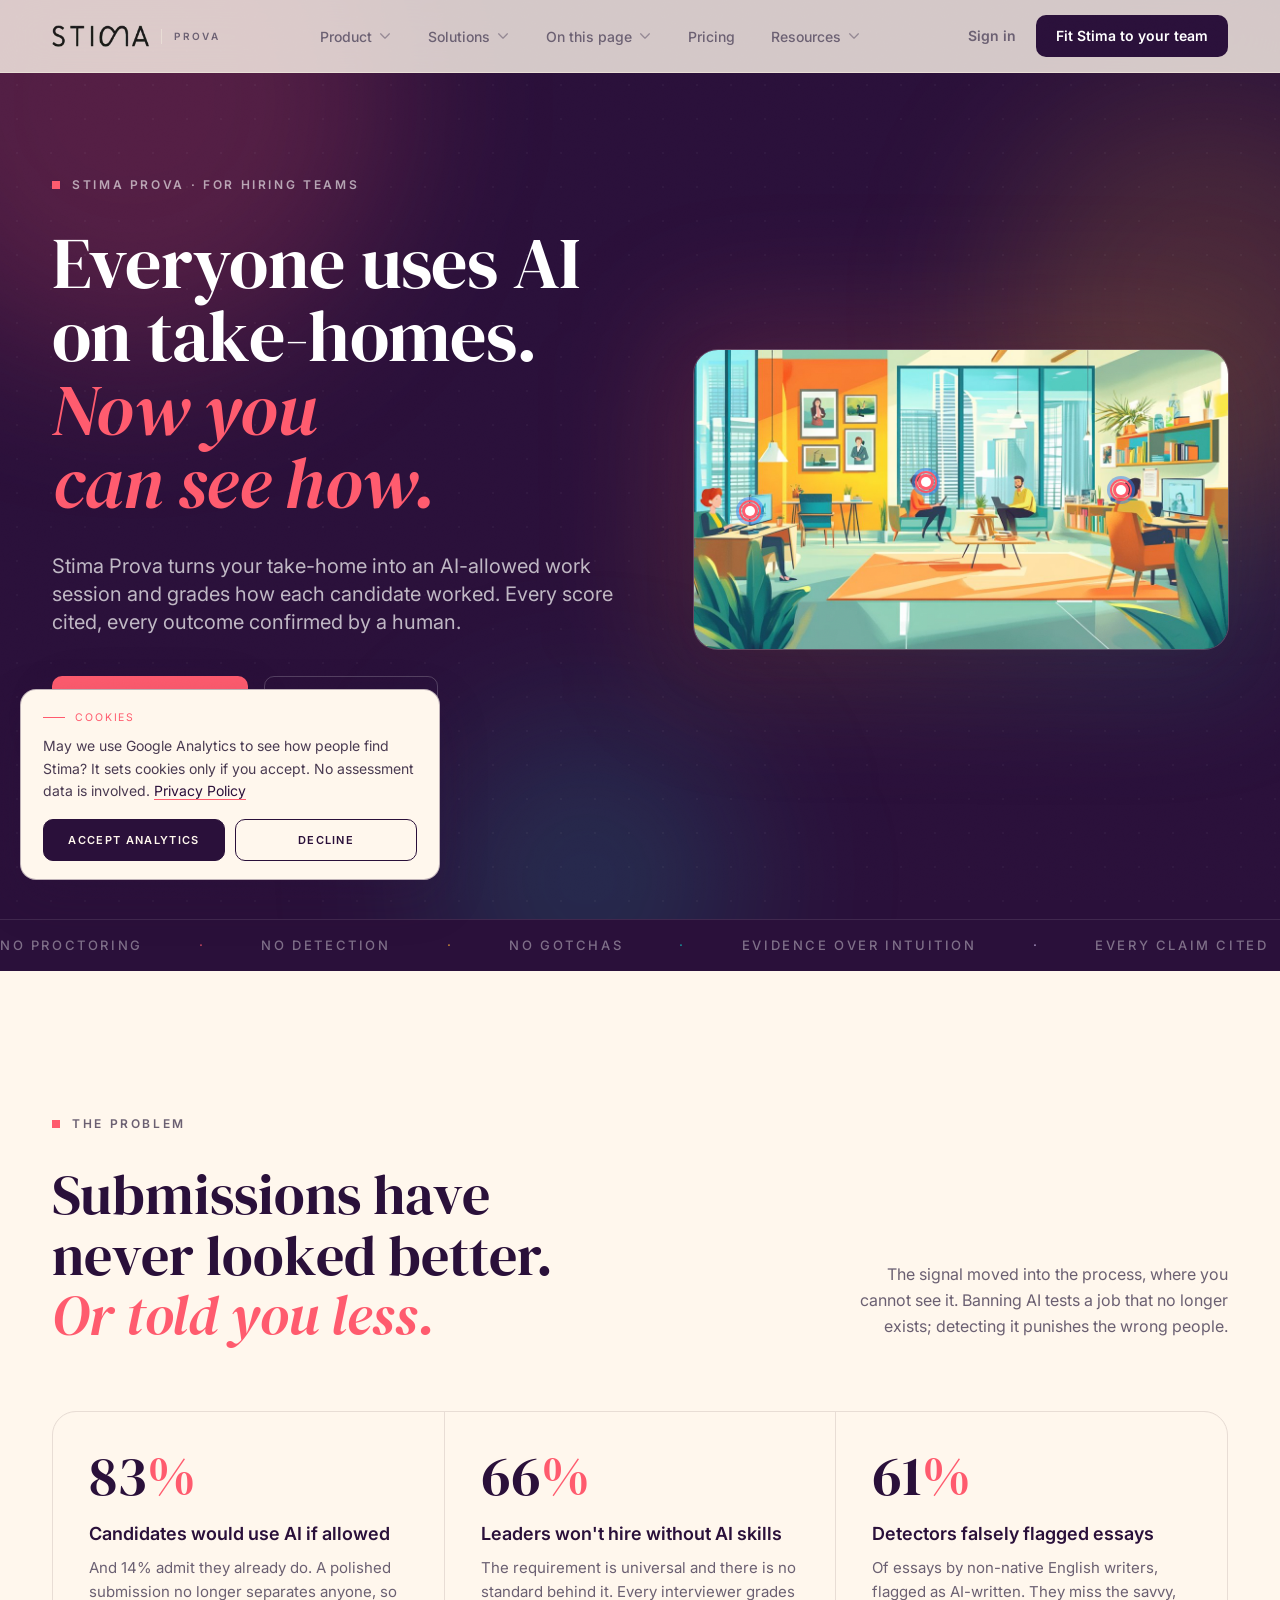
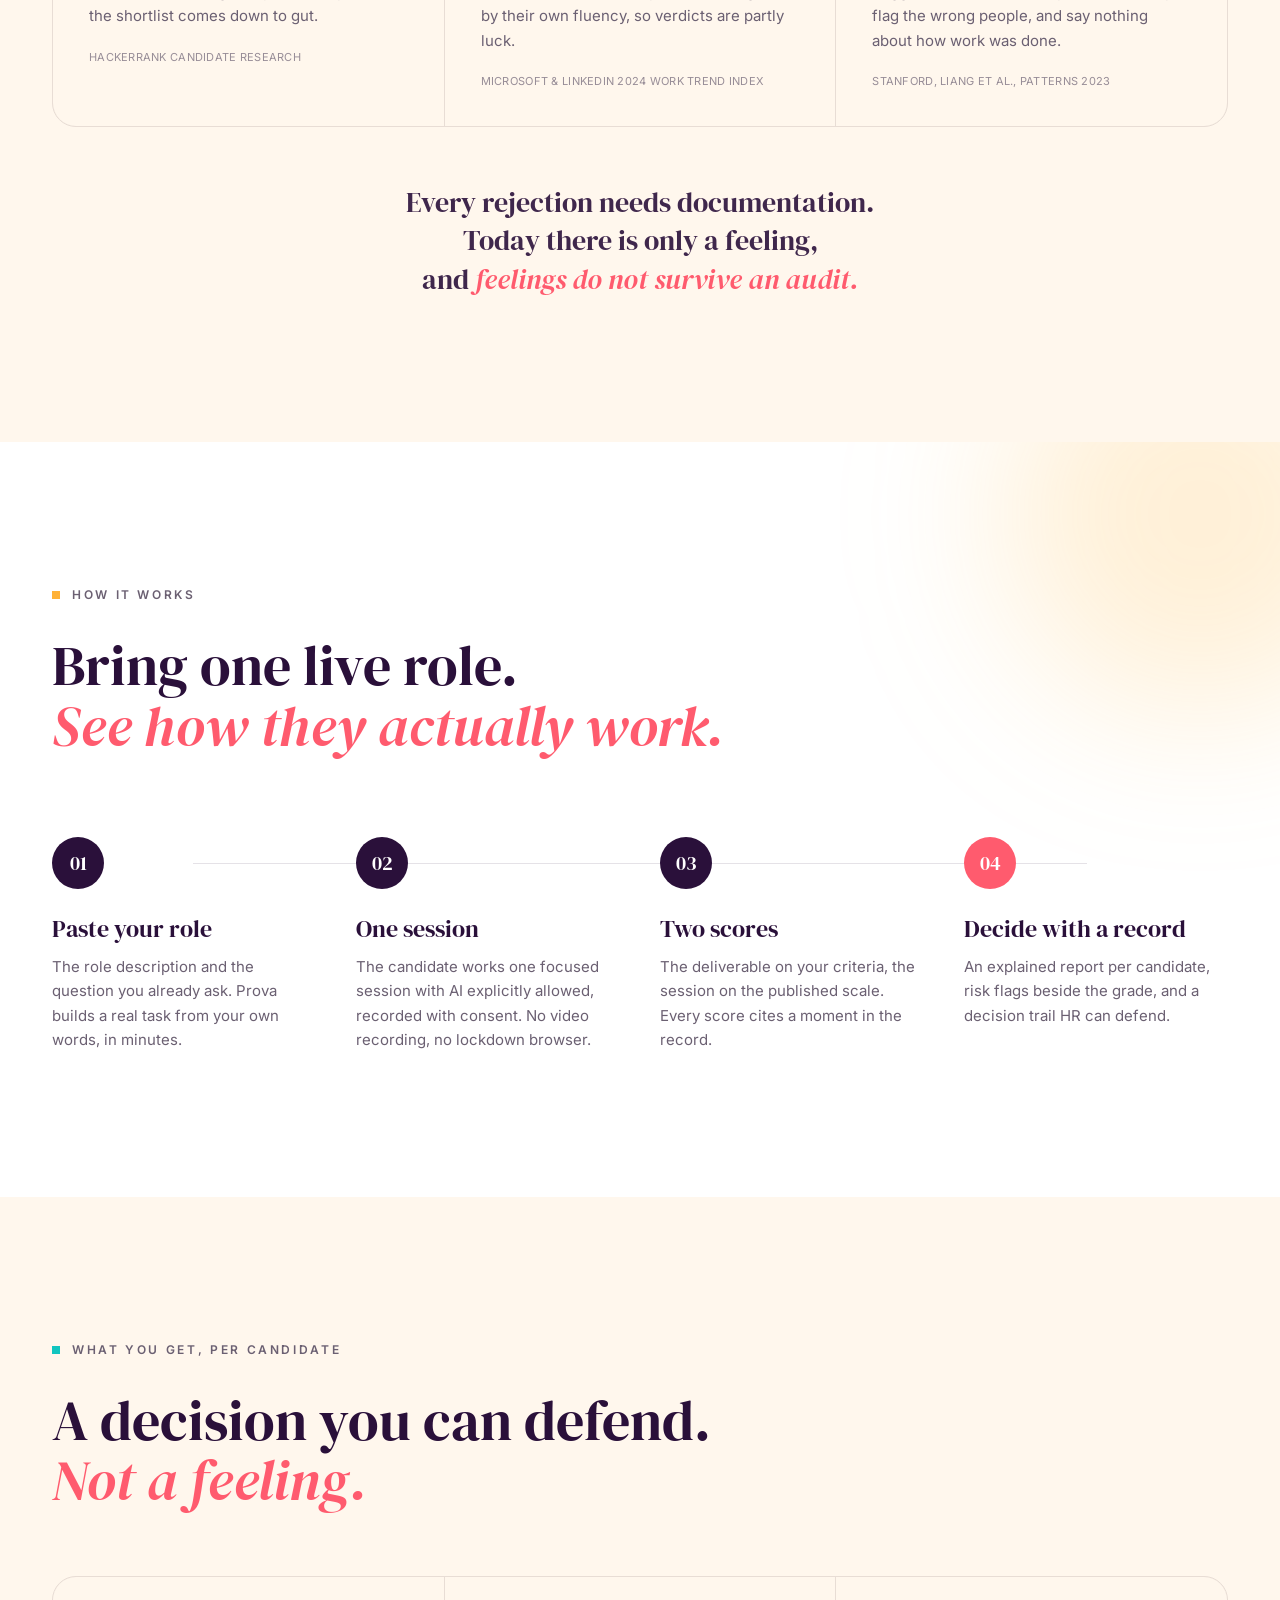
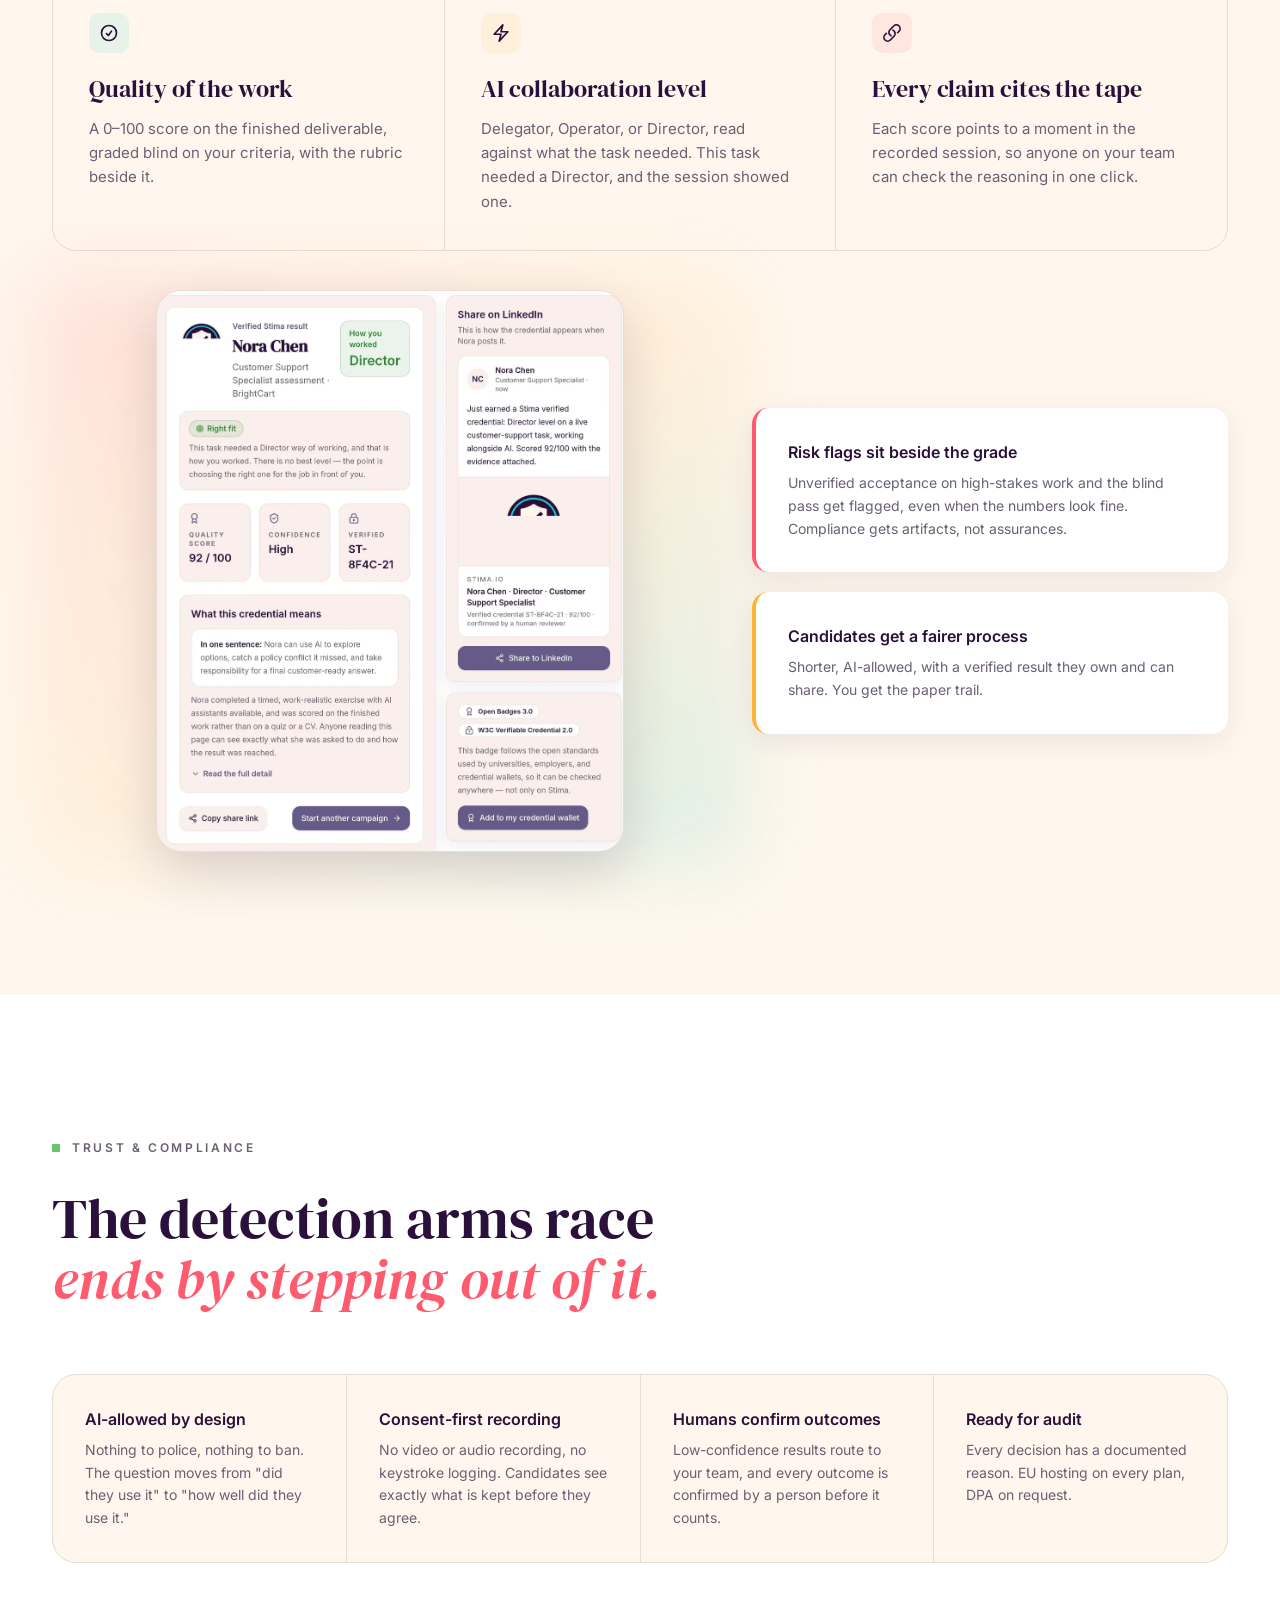
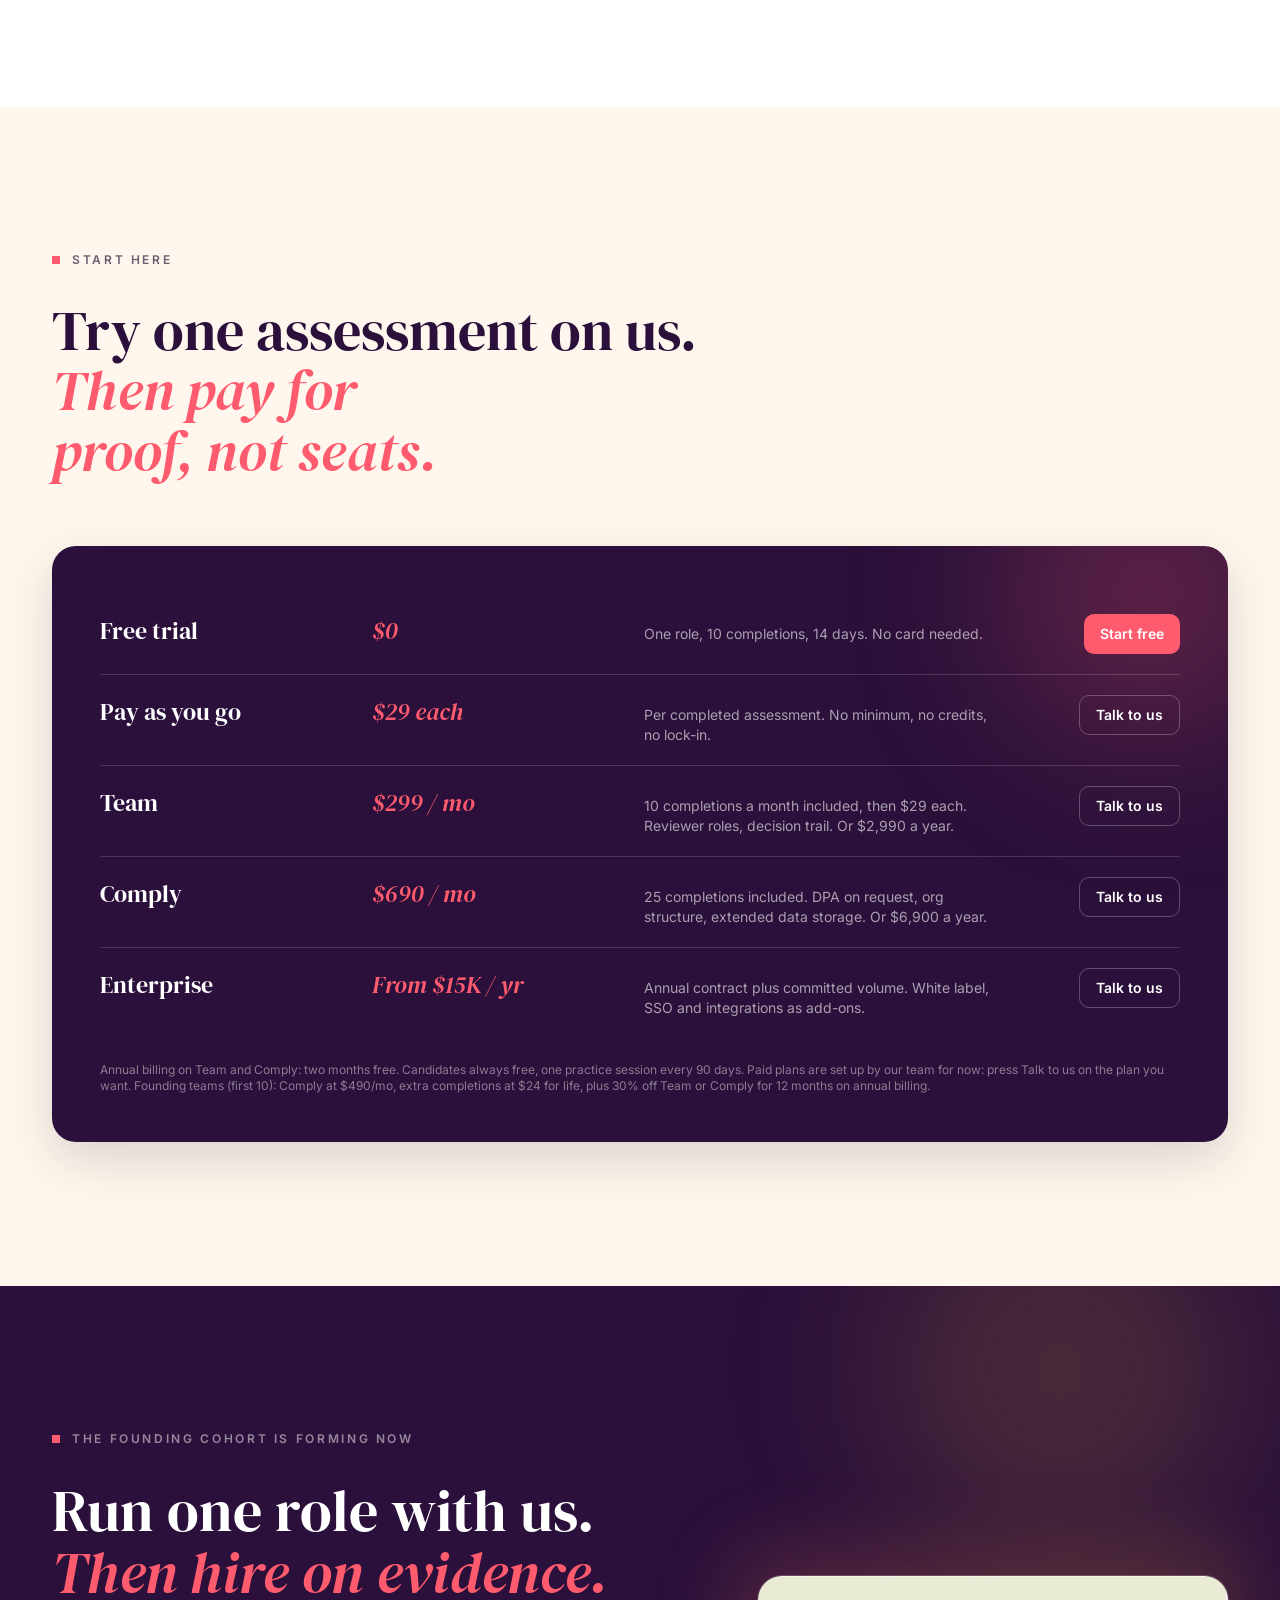
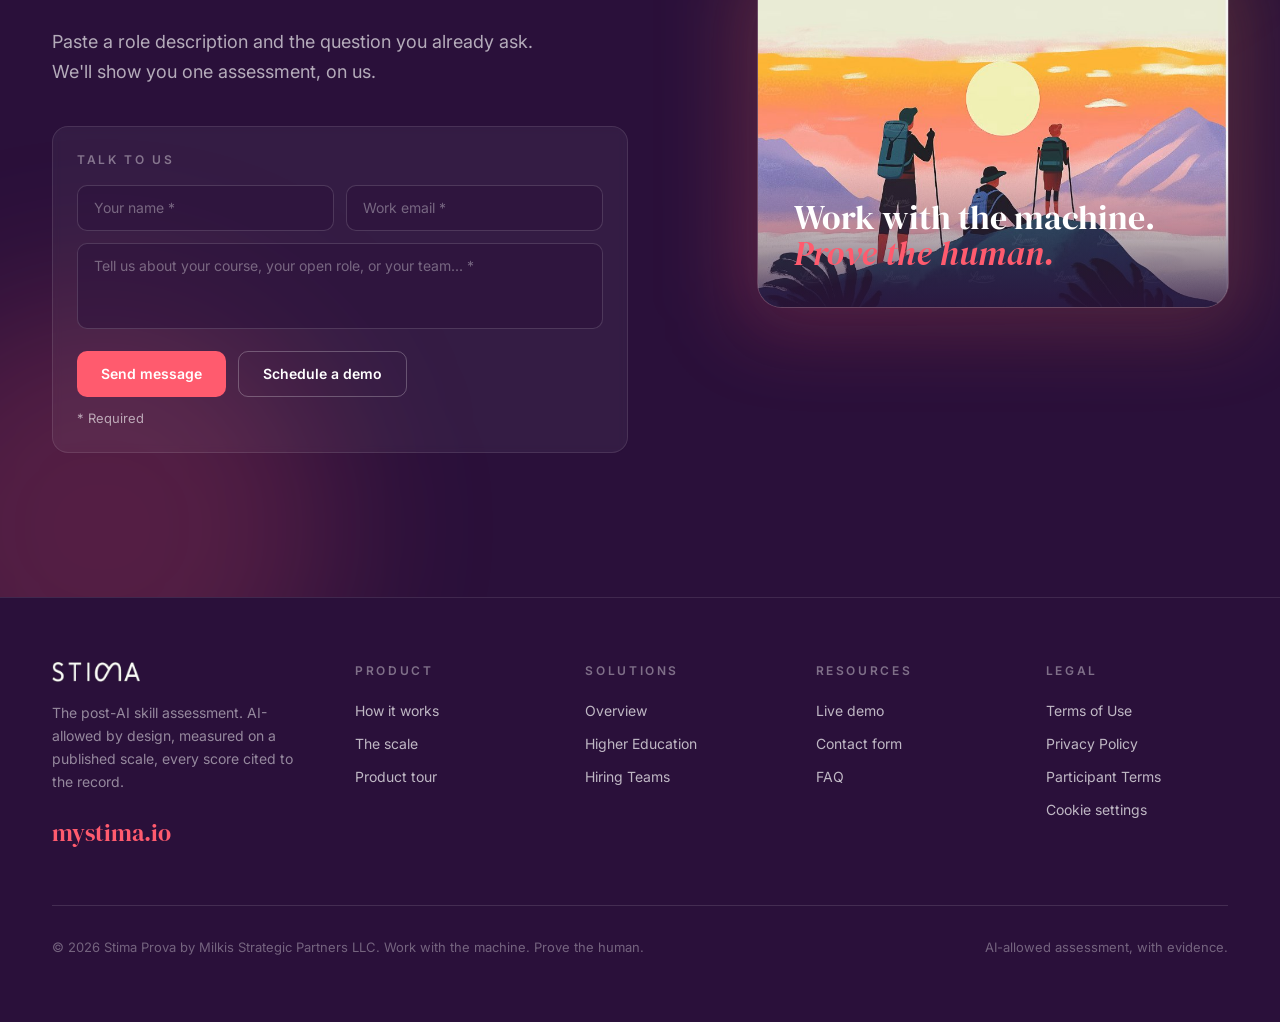
<file: hiring-teams.html>
<!DOCTYPE html>
<html lang="en" class="scroll-smooth">
<head>
<!-- Imported from milkis-reckless-18/stima-prova-site@033ed39 by tools/prova_import.py; edit there or in the script. -->
<script src="/consent.js"></script>
<meta charset="UTF-8">
<meta name="viewport" content="width=device-width, initial-scale=1.0">
<title>Stima Prova for Hiring Teams · AI-allowed assessment, with evidence</title>
<meta name="description" content="Turn the take-home into an AI-allowed work session and see how each candidate actually worked. Every score cited, every outcome confirmed by a human.">
<link rel="canonical" href="https://mystima.io/hiring-teams">
<meta property="og:type" content="website">
<meta property="og:site_name" content="Stima Prova">
<meta property="og:title" content="Stima Prova for Hiring Teams · AI-allowed assessment, with evidence">
<meta property="og:description" content="Turn the take-home into an AI-allowed work session and see how each candidate actually worked. Every score cited, every outcome confirmed by a human.">
<meta property="og:url" content="https://mystima.io/hiring-teams">
<meta property="og:image" content="https://mystima.io/img/prova/427505ef6efa.jpg">
<meta name="twitter:card" content="summary_large_image">
<link rel="preconnect" href="https://fonts.googleapis.com">
<link rel="preconnect" href="https://fonts.gstatic.com" crossorigin>
<link href="https://fonts.googleapis.com/css2?family=DM+Serif+Display:ital@0;1&family=Inter:wght@400;500;600;700&display=swap" rel="stylesheet">
<link rel="stylesheet" href="/prova.css">
<link rel="stylesheet" href="/legal.css">
<style>
  html { scroll-behavior: smooth; }
  body { background:#FFF7ED; color:#2A103A; -webkit-font-smoothing:antialiased; overflow-x:hidden; }
  ::selection { background:#FF5B6E; color:#fff; }
  :focus-visible { outline:2px solid #11C5BF; outline-offset:3px; border-radius:4px; }
  .eyebrow { font-size:12px; font-weight:600; letter-spacing:.22em; text-transform:uppercase; }
  .accent { color:#FF5B6E; font-style:italic; }
  .accent-aqua { color:#11C5BF; font-style:italic; }
  .hairline { height:1px; background:rgba(42,16,58,.12); }
  .hairline-w { height:1px; background:rgba(255,255,255,.12); }
  .grain { position:fixed; inset:0; z-index:70; pointer-events:none; opacity:.05; mix-blend-mode:overlay;
    background-image:url("data:image/svg+xml,%3Csvg xmlns='http://www.w3.org/2000/svg' width='140' height='140'%3E%3Cfilter id='n'%3E%3CfeTurbulence type='fractalNoise' baseFrequency='0.85' numOctaves='2'/%3E%3C/filter%3E%3Crect width='140' height='140' filter='url(%23n)' opacity='0.6'/%3E%3C/svg%3E"); }
  #progress { position:fixed; top:0; left:0; height:2px; width:0%; background:linear-gradient(90deg,#FF5B6E,#FFB238,#11C5BF); z-index:80; }
  .reveal { opacity:0; transform:translateY(24px); transition:opacity .8s cubic-bezier(.16,1,.3,1), transform .8s cubic-bezier(.16,1,.3,1); }
  .reveal.in { opacity:1; transform:translateY(0); }
  .d1{transition-delay:.08s} .d2{transition-delay:.16s} .d3{transition-delay:.24s} .d4{transition-delay:.32s}
  .glow { position:absolute; border-radius:50%; filter:blur(80px); pointer-events:none; }
  .drop { opacity:0; visibility:hidden; transform:translateY(10px); transition:opacity .28s ease, transform .28s ease, visibility .28s; }
  .has-drop:hover .drop, .has-drop:focus-within .drop, .has-drop.open .drop { opacity:1; visibility:visible; transform:translateY(0); }
  .drop-item { transition:background .2s ease; }
  .drop-item:hover { background:rgba(42,16,58,.04); }
  .lift { transition:transform .4s cubic-bezier(.16,1,.3,1), box-shadow .4s cubic-bezier(.16,1,.3,1); }
  .lift:hover { transform:translateY(-6px); box-shadow:0 18px 50px rgba(42,16,58,.14); }
  @keyframes floaty { 0%,100%{transform:translateY(0)} 50%{transform:translateY(-10px)} }
  .floaty { animation:floaty 6s ease-in-out infinite; }
  .floaty.f2 { animation-duration:7.4s; animation-delay:-2s; }
  .floaty.f3 { animation-duration:5.4s; animation-delay:-1s; }
  .marquee-track { display:flex; gap:3.5rem; width:max-content; animation:marquee 30s linear infinite; }
  @keyframes marquee { to { transform:translateX(-50%); } }
  .tilt { transform-style:preserve-3d; transition:transform .5s cubic-bezier(.16,1,.3,1); will-change:transform; }
  .arrow-link .arr { display:inline-block; transition:transform .3s cubic-bezier(.16,1,.3,1); }
  .arrow-link:hover .arr { transform:translateX(6px); }
  .num-row { transition:background .3s ease, padding-left .3s ease; }
  .num-row:hover { background:rgba(255,255,255,.045); padding-left:1.5rem; }
  .step-line::before { content:''; position:absolute; left:25px; top:56px; bottom:8px; width:2px; background:#E8DDD5; }
  .step-item:last-child .step-line::before { display:none; }


  /* evidence hotspots */
  .hotspot { position:absolute; width:22px; height:22px; transform:translate(-50%,-50%); cursor:pointer; background:none; border:0; padding:0; z-index:5; }
  .hotspot::before { content:''; position:absolute; inset:-36px; border-radius:50%; }
  .hotspot .dot { position:absolute; inset:6px; background:#fff; border-radius:50%; box-shadow:0 0 0 3px #FF5B6E, 0 2px 8px rgba(42,16,58,.4); }
  .hotspot .ring { position:absolute; inset:0; border-radius:50%; border:2px solid #FF5B6E; animation:ping 2.2s cubic-bezier(0,0,.2,1) infinite; }
  @keyframes ping { 0%{transform:scale(.55); opacity:.9;} 100%{transform:scale(2.3); opacity:0;} }
  .hotspot .tip { position:absolute; bottom:calc(100% + 14px); left:50%; transform:translate(-50%,6px); width:225px; background:#fff; color:#2A103A; border-radius:12px; padding:10px 13px 11px; text-align:left; box-shadow:0 12px 30px rgba(42,16,58,.30); opacity:0; transition:opacity .25s ease, transform .25s cubic-bezier(.16,1,.3,1); pointer-events:none; }
  .hotspot .tip .t-title { display:block; font:600 12.5px/1.35 Inter,Arial,sans-serif; margin-bottom:3px; }
  .hotspot .tip .t-ctx { display:block; font:400 11.5px/1.5 Inter,Arial,sans-serif; color:#6B6072; }
  .hotspot .tip::after { content:''; position:absolute; top:100%; left:50%; transform:translateX(-50%); border:5px solid transparent; border-top-color:#fff; }
  .hotspot:hover .tip, .hotspot:focus-visible .tip { opacity:1; transform:translate(-50%,0); }
  @media (prefers-reduced-motion: reduce) { .hotspot .ring { animation:none; } }

  @media (prefers-reduced-motion: reduce) {
    html { scroll-behavior:auto; }
    .reveal { transition:none; opacity:1; transform:none; }
    .floaty, .marquee-track { animation:none; }
  }
</style>
<!-- site-meta: icons and JSON-LD for search engines and AI crawlers, written by tools/site_meta.py -->
<link rel="icon" href="/favicon.ico" sizes="32x32">
<link rel="icon" href="/favicon.svg" type="image/svg+xml">
<link rel="apple-touch-icon" href="/apple-touch-icon.png">
<script type="application/ld+json" id="site-meta">
{"@context":"https://schema.org","@graph":[
{"@type":"WebPage","@id":"https://mystima.io/hiring-teams#webpage","url":"https://mystima.io/hiring-teams","name":"Stima Prova for Hiring Teams · AI-allowed assessment, with evidence","description":"Turn the take-home into an AI-allowed work session and see how each candidate actually worked. Every score cited, every outcome confirmed by a human.","isPartOf":{"@id":"https://mystima.io/#website"},"about":{"@id":"https://mystima.io/#software"},"inLanguage":"en","primaryImageOfPage":{"@type":"ImageObject","@id":"https://mystima.io/hiring-teams#primaryimage","url":"https://mystima.io/img/prova/427505ef6efa.jpg","contentUrl":"https://mystima.io/img/prova/427505ef6efa.jpg"},"breadcrumb":{"@id":"https://mystima.io/hiring-teams#breadcrumb"}},
{"@type":"BreadcrumbList","@id":"https://mystima.io/hiring-teams#breadcrumb","itemListElement":[{"@type":"ListItem","position":1,"name":"Stima Prova","item":"https://mystima.io/"},{"@type":"ListItem","position":2,"name":"For Hiring Teams","item":"https://mystima.io/hiring-teams"}]},
{"@type":"Organization","@id":"https://mystima.io/#organization","name":"Stima Prova","alternateName":"Stima","legalName":"Milkis Strategic Partners LLC","url":"https://mystima.io/","logo":{"@type":"ImageObject","@id":"https://mystima.io/#logo","url":"https://mystima.io/img/stima-logo-512.png","contentUrl":"https://mystima.io/img/stima-logo-512.png","width":512,"height":512,"caption":"Stima Prova"},"image":{"@id":"https://mystima.io/#logo"},"email":"info@mystima.io","contactPoint":{"@type":"ContactPoint","contactType":"customer support","email":"info@mystima.io","url":"https://mystima.io/#contact"},"description":"Milkis Strategic Partners LLC, an Arizona limited liability company trading as Stima, operates Stima Prova, the post-AI skill assessment for hiring teams and higher education, at mystima.io.","disambiguatingDescription":"Stima Prova is skill-assessment software for hiring teams and higher education at mystima.io, run by Milkis Strategic Partners LLC, an Arizona limited liability company. It is not accounting, tax or invoicing software.","knowsAbout":["Post-AI skill assessment","AI-allowed assessment"]},
{"@type":"WebSite","@id":"https://mystima.io/#website","url":"https://mystima.io/","name":"Stima Prova","alternateName":["Stima","mystima.io"],"description":"The post-AI skill assessment. AI-allowed by design, measured on a published scale, every score cited to the record.","publisher":{"@id":"https://mystima.io/#organization"},"inLanguage":"en"},
{"@type":"WebApplication","@id":"https://mystima.io/#software","name":"Stima Prova","alternateName":"Stima","url":"https://mystima.io/","description":"Stima Prova turns the assignment or take-home that a hiring team or an instructor already uses into an AI-allowed session, grading the work on the customer's rubric and the AI use on a published scale, every score cited to the record.","disambiguatingDescription":"Stima Prova is skill-assessment software for hiring teams and higher education at mystima.io, run by Milkis Strategic Partners LLC, an Arizona limited liability company. It is not accounting, tax or invoicing software.","applicationCategory":"BusinessApplication","applicationSubCategory":"Post-AI skill assessment","operatingSystem":"Web browser","featureList":["Builds the task from the assignment, take-home or role description you already use, plus a planted difficulty a blind copy-paste gets wrong","One focused, timed work session with AI explicitly allowed, recorded with consent","Quality of the work: a 0–100 score on the deliverable, graded blind on your rubric","AI collaboration: Delegator, Operator or Director on a published scale, read against what the task needed","Every score cites a moment in the session record","A human confirms every outcome; participants can dispute","Workspace-only recording: no video recording, no keystroke logging, no lockdown browser","Grades and decisions export as CSV for your LMS or ATS","A verifiable credential (Open Badges 3.0) and a shareable result page for each assignment","Hosted in the EU"],"audience":[{"@type":"BusinessAudience","audienceType":"Hiring teams"},{"@type":"EducationalAudience","audienceType":"Higher education","educationalRole":"instructor"}],"inLanguage":"en","image":{"@id":"https://mystima.io/#logo"},"publisher":{"@id":"https://mystima.io/#organization"},"provider":{"@id":"https://mystima.io/#organization"},"offers":[{"@type":"Offer","name":"Free trial","description":"One role, 10 completions, 14 days. No card needed.","url":"https://mystima.io/hiring-teams#pricing","priceCurrency":"USD","price":0,"eligibleDuration":{"@type":"QuantitativeValue","value":14,"unitCode":"DAY","unitText":"days"},"offeredBy":{"@id":"https://mystima.io/#organization"}},{"@type":"Offer","name":"Pay as you go","description":"Per completed assessment. No minimum, no credits, no lock-in.","url":"https://mystima.io/hiring-teams#pricing","priceCurrency":"USD","price":29,"priceSpecification":{"@type":"UnitPriceSpecification","name":"Per completed assessment","price":29,"priceCurrency":"USD","referenceQuantity":{"@type":"QuantitativeValue","value":1,"unitText":"completed assessment"}},"offeredBy":{"@id":"https://mystima.io/#organization"}},{"@type":"Offer","name":"Team, monthly billing","description":"10 completions a month included, then $29 each. Reviewer roles, decision trail. Or $2,990 a year.","url":"https://mystima.io/hiring-teams#pricing","priceCurrency":"USD","price":299,"priceSpecification":{"@type":"CompoundPriceSpecification","priceCurrency":"USD","priceComponent":[{"@type":"UnitPriceSpecification","name":"Platform fee","price":299,"priceCurrency":"USD","referenceQuantity":{"@type":"QuantitativeValue","value":1,"unitCode":"MON"},"priceComponentType":"https://schema.org/Subscription"},{"@type":"UnitPriceSpecification","name":"Each extra completed assessment","price":29,"priceCurrency":"USD","referenceQuantity":{"@type":"QuantitativeValue","value":1,"unitText":"completed assessment"}}]},"offeredBy":{"@id":"https://mystima.io/#organization"}},{"@type":"Offer","name":"Team, annual billing","description":"10 completions a month included, then $29 each. Reviewer roles, decision trail. Or $2,990 a year.","url":"https://mystima.io/hiring-teams#pricing","priceCurrency":"USD","price":2990,"priceSpecification":{"@type":"CompoundPriceSpecification","priceCurrency":"USD","priceComponent":[{"@type":"UnitPriceSpecification","name":"Platform fee","price":2990,"priceCurrency":"USD","referenceQuantity":{"@type":"QuantitativeValue","value":1,"unitCode":"ANN"},"priceComponentType":"https://schema.org/Subscription"},{"@type":"UnitPriceSpecification","name":"Each extra completed assessment","price":29,"priceCurrency":"USD","referenceQuantity":{"@type":"QuantitativeValue","value":1,"unitText":"completed assessment"}}]},"offeredBy":{"@id":"https://mystima.io/#organization"}},{"@type":"Offer","name":"Comply, monthly billing","description":"25 completions included. DPA on request, org structure, extended data storage. Or $6,900 a year.","url":"https://mystima.io/hiring-teams#pricing","priceCurrency":"USD","price":690,"priceSpecification":{"@type":"UnitPriceSpecification","name":"Platform fee","price":690,"priceCurrency":"USD","referenceQuantity":{"@type":"QuantitativeValue","value":1,"unitCode":"MON"},"priceComponentType":"https://schema.org/Subscription"},"offeredBy":{"@id":"https://mystima.io/#organization"}},{"@type":"Offer","name":"Comply, annual billing","description":"25 completions included. DPA on request, org structure, extended data storage. Or $6,900 a year.","url":"https://mystima.io/hiring-teams#pricing","priceCurrency":"USD","price":6900,"priceSpecification":{"@type":"UnitPriceSpecification","name":"Platform fee","price":6900,"priceCurrency":"USD","referenceQuantity":{"@type":"QuantitativeValue","value":1,"unitCode":"ANN"},"priceComponentType":"https://schema.org/Subscription"},"offeredBy":{"@id":"https://mystima.io/#organization"}},{"@type":"Offer","name":"Enterprise","description":"Annual contract plus committed volume. White label, SSO and integrations as add-ons.","url":"https://mystima.io/hiring-teams#pricing","priceCurrency":"USD","priceSpecification":{"@type":"UnitPriceSpecification","name":"Platform fee","minPrice":15000,"priceCurrency":"USD","referenceQuantity":{"@type":"QuantitativeValue","value":1,"unitCode":"ANN"},"billingDuration":{"@type":"QuantitativeValue","value":1,"unitCode":"ANN"},"priceComponentType":"https://schema.org/Subscription"},"offeredBy":{"@id":"https://mystima.io/#organization"}}]}
]}
</script>
<!-- /site-meta -->
</head>
<body class="font-sans" data-section="Hiring teams">
<div class="grain"></div>
<div id="progress"></div>


<header class="fixed top-0 inset-x-0 z-50 bg-cream/80 backdrop-blur-xl border-b border-divider">
  <div class="mx-auto max-w-[1240px] px-6 lg:px-8 h-[72px] flex items-center justify-between gap-6">
    <a href="/" class="flex items-center shrink-0" aria-label="Stima Prova home">
      <img src="/img/prova/4a07710ea23d.png" alt="STIMA" class="h-[22px] w-auto">
      <span class="ml-3 hidden sm:inline text-[10px] font-semibold tracking-[0.24em] uppercase text-muted border-l border-divider pl-3">Prova</span>
    </a>
    <nav class="hidden lg:flex items-center gap-1 whitespace-nowrap text-[14px] font-medium" aria-label="Primary">
      <div class="has-drop relative">
        <button class="nav-btn px-4 py-2 rounded-sm2 text-muted hover:text-plum transition-colors inline-flex items-center gap-1.5" aria-haspopup="true">Product
          <svg class="w-3.5 h-3.5 opacity-60" fill="none" stroke="currentColor" stroke-width="2.2" viewBox="0 0 24 24"><path stroke-linecap="round" stroke-linejoin="round" d="M19.5 8.25l-7.5 7.5-7.5-7.5"/></svg></button>
        <div class="drop absolute left-0 top-full pt-3 w-[320px]">
          <div class="bg-white rounded-md2 shadow-float border border-divider p-2">
            <a href="/#how" class="drop-item flex flex-col gap-0.5 px-4 py-3 rounded-sm2"><span class="font-semibold text-plum">How it works</span><span class="text-[13px] text-muted">Four steps from your task to cited evidence</span></a>
            <a href="/#scale" class="drop-item flex flex-col gap-0.5 px-4 py-3 rounded-sm2"><span class="font-semibold text-plum">The AI-collaboration scale</span><span class="text-[13px] text-muted">Delegator, Operator, Director</span></a>
            <a href="/#proof" class="drop-item flex flex-col gap-0.5 px-4 py-3 rounded-sm2"><span class="font-semibold text-plum">Product tour</span><span class="text-[13px] text-muted">Screens from the real assessment flow</span></a>
            <a href="/#trust" class="drop-item flex flex-col gap-0.5 px-4 py-3 rounded-sm2"><span class="font-semibold text-plum">Trust &amp; privacy</span><span class="text-[13px] text-muted">Consent-first recording, humans confirm outcomes</span></a>
          </div>
        </div>
      </div>
      <div class="has-drop relative">
        <button class="nav-btn px-4 py-2 rounded-sm2 text-muted hover:text-plum transition-colors inline-flex items-center gap-1.5" aria-haspopup="true">Solutions
          <svg class="w-3.5 h-3.5 opacity-60" fill="none" stroke="currentColor" stroke-width="2.2" viewBox="0 0 24 24"><path stroke-linecap="round" stroke-linejoin="round" d="M19.5 8.25l-7.5 7.5-7.5-7.5"/></svg></button>
        <div class="drop absolute left-0 top-full pt-3 w-[320px]">
          <div class="bg-white rounded-md2 shadow-float border border-divider p-2">
            <a href="/higher-ed" class="drop-item flex flex-col gap-0.5 px-4 py-3 rounded-sm2"><span class="font-semibold text-plum">For Higher Education</span><span class="text-[13px] text-muted">AI-allowed coursework, measured</span></a>
            <a href="/hiring-teams" class="drop-item flex flex-col gap-0.5 px-4 py-3 rounded-sm2"><span class="font-semibold text-plum">For Hiring Teams</span><span class="text-[13px] text-muted">AI-allowed take-homes, with evidence</span></a>
          </div>
        </div>
      </div>
      <div class="has-drop relative">
        <button class="nav-btn px-4 py-2 rounded-sm2 text-muted hover:text-plum transition-colors inline-flex items-center gap-1.5" aria-haspopup="true">On this page
          <svg class="w-3.5 h-3.5 opacity-60" fill="none" stroke="currentColor" stroke-width="2.2" viewBox="0 0 24 24"><path stroke-linecap="round" stroke-linejoin="round" d="M19.5 8.25l-7.5 7.5-7.5-7.5"/></svg></button>
        <div class="drop absolute left-0 top-full pt-3 w-[240px]">
          <div class="bg-white rounded-md2 shadow-float border border-divider p-2">
            <a href="#problem" class="drop-item flex flex-col gap-0.5 px-4 py-3 rounded-sm2"><span class="font-semibold text-plum">The problem</span></a>
            <a href="#how" class="drop-item flex flex-col gap-0.5 px-4 py-3 rounded-sm2"><span class="font-semibold text-plum">How it works</span></a>
            <a href="#pricing" class="drop-item flex flex-col gap-0.5 px-4 py-3 rounded-sm2"><span class="font-semibold text-plum">Start here</span></a>
            <a href="#contact" class="drop-item flex flex-col gap-0.5 px-4 py-3 rounded-sm2"><span class="font-semibold text-plum">Contact</span></a>
          </div>
        </div>
      </div>
      <a href="#pricing" class="px-4 py-2 rounded-sm2 text-muted hover:text-plum transition-colors">Pricing</a>
      <div class="has-drop relative">
        <button class="nav-btn px-4 py-2 rounded-sm2 text-muted hover:text-plum transition-colors inline-flex items-center gap-1.5" aria-haspopup="true">Resources
          <svg class="w-3.5 h-3.5 opacity-60" fill="none" stroke="currentColor" stroke-width="2.2" viewBox="0 0 24 24"><path stroke-linecap="round" stroke-linejoin="round" d="M19.5 8.25l-7.5 7.5-7.5-7.5"/></svg></button>
        <div class="drop absolute right-0 top-full pt-3 w-[300px]">
          <div class="bg-white rounded-md2 shadow-float border border-divider p-2">
            <a href="https://demo.mystima.io/" target="_blank" rel="noopener" class="drop-item flex flex-col gap-0.5 px-4 py-3 rounded-sm2"><span class="font-semibold text-plum">Live demo</span><span class="text-[13px] text-muted">demo.mystima.io · walk both sides</span></a>
            <a href="https://calendly.com/mariannamilkis/30-min" target="_blank" rel="noopener" class="drop-item flex flex-col gap-0.5 px-4 py-3 rounded-sm2"><span class="font-semibold text-plum">Schedule a demo</span><span class="text-[13px] text-muted">30 minutes with the founder</span></a>
            <a href="#contact" class="drop-item flex flex-col gap-0.5 px-4 py-3 rounded-sm2"><span class="font-semibold text-plum">Contact</span><span class="text-[13px] text-muted">Tell us about your course or role</span></a>
            <a href="/login" class="drop-item flex flex-col gap-0.5 px-4 py-3 rounded-sm2"><span class="font-semibold text-plum">Sign in</span><span class="text-[13px] text-muted">Your campaigns and results</span></a>
          </div>
        </div>
      </div>
    </nav>
    <div class="flex items-center gap-3">
      <a href="/login" class="hidden min-[1100px]:inline-flex items-center whitespace-nowrap text-sm font-semibold text-muted hover:text-plum px-2 h-[42px] transition-colors">Sign in</a>
      <a href="https://calendly.com/mariannamilkis/30-min" target="_blank" rel="noopener" class="hidden sm:inline-flex items-center gap-2 whitespace-nowrap text-sm font-semibold px-5 h-[42px] rounded-sm2 bg-plum text-white hover:bg-coral transition-colors">Fit Stima to your team</a>
      <button id="menuBtn" class="lg:hidden w-[42px] h-[42px] rounded-sm2 border border-divider flex items-center justify-center" aria-label="Menu" aria-expanded="false">
        <svg class="w-5 h-5" fill="none" stroke="currentColor" stroke-width="2" viewBox="0 0 24 24"><path stroke-linecap="round" d="M4 7h16M4 12h16M4 17h16"/></svg>
      </button>
    </div>
  </div>
  <div id="mobileMenu" class="lg:hidden hidden border-t border-divider bg-cream px-6 py-6 space-y-5 text-[15px] font-medium">
    <div><p class="eyebrow text-muted mb-3">On this page</p><div class="space-y-3 pl-1">
      <a href="#problem" class="block text-plum">The problem</a>
      <a href="#how" class="block text-plum">How it works</a>
      <a href="#pricing" class="block text-plum">Start here</a>
      <a href="#contact" class="block text-plum">Contact</a>
    </div></div>
    <div><p class="eyebrow text-muted mb-3">Solutions</p><div class="space-y-3 pl-1">
      <a href="/higher-ed" class="block text-plum">For Higher Education</a>
      <a href="/hiring-teams" class="block text-plum">For Hiring Teams</a>
    </div></div>
    <div><p class="eyebrow text-muted mb-3">Resources</p><div class="space-y-3 pl-1">
      <a href="https://demo.mystima.io/" target="_blank" rel="noopener" class="block text-plum">Live demo</a>
      <a href="/login" class="block text-plum">Sign in</a>
      <a href="/terms/#terms-of-use" data-legal="terms-of-use" class="block text-plum">Terms of Use</a>
      <a href="/terms/#privacy" data-legal="privacy" class="block text-plum">Privacy Policy</a>
    </div></div>
    <a href="https://calendly.com/mariannamilkis/30-min" target="_blank" rel="noopener" class="inline-flex items-center justify-center w-full h-[46px] rounded-sm2 bg-plum text-white font-semibold">Fit Stima to your team</a>
  </div>
</header>

<!-- HERO -->
<section class="relative overflow-hidden bg-plum text-white">
  <div class="glow w-[520px] h-[520px] bg-coral/20 -top-40 -left-32"></div>
  <div class="glow w-[420px] h-[420px] bg-mango/15 top-24 right-[-140px]"></div>
  <div class="glow w-[320px] h-[320px] bg-aqua/15 bottom-[-120px] left-1/3"></div>
  <div class="absolute inset-0 opacity-[0.05]" style="background-image:radial-gradient(rgba(255,255,255,.7) 1px, transparent 1px); background-size:34px 34px;"></div>
  <div class="relative mx-auto max-w-[1240px] px-6 lg:px-8 pt-40 lg:pt-44 pb-24 grid gap-16 lg:grid-cols-[1.04fr_.96fr] lg:items-center">
    <div>
      <div class="reveal in flex items-center gap-3 mb-8">
        <span class="w-2 h-2 bg-coral"></span>
        <span class="eyebrow text-white/60">Stima Prova · For Hiring Teams</span>
      </div>
      <h1 class="reveal in d1 font-serif text-[44px] leading-[1.05] sm:text-6xl lg:text-[72px] lg:leading-[1.02] tracking-[-0.01em]"><span class="block">Everyone uses AI on <span class="whitespace-nowrap">take-homes</span>.</span><span class="block"><span class="accent">Now you can see how.</span></span></h1>
      <p class="reveal in d2 mt-8 max-w-xl text-lg lg:text-xl leading-relaxed text-white/70">
        Stima Prova turns your take-home into an AI-allowed work session and grades how each candidate
        worked. Every score cited, every outcome confirmed by a human.
      </p>
      <div class="reveal in d3 mt-10 flex flex-wrap items-center gap-4">
        <a href="#how" class="arrow-link inline-flex items-center gap-2 bg-coral text-white font-semibold text-sm px-7 h-[48px] rounded-sm2 hover:bg-[#e84a5d] transition-colors shadow-float">See how it works <span class="arr">→</span></a>
        <a href="https://demo.mystima.io/" target="_blank" rel="noopener" class="inline-flex items-center gap-2 text-sm font-semibold px-6 h-[48px] rounded-sm2 border border-white/20 text-white hover:bg-white/10 transition-colors">Run the live demo</a>
      </div>
      <div class="reveal in d4 mt-12 flex flex-wrap items-center gap-x-8 gap-y-3 text-[13px] text-white/45">
        <span class="inline-flex items-center gap-2"><span class="w-1.5 h-1.5 rounded-full bg-coral"></span>Free trial, no card needed</span>
        <span class="inline-flex items-center gap-2"><span class="w-1.5 h-1.5 rounded-full bg-mango"></span>Sessions up to 90 minutes</span>
        <span class="inline-flex items-center gap-2"><span class="w-1.5 h-1.5 rounded-full bg-aqua"></span>Decision record included</span>
      </div>
    </div>
    <div class="relative" id="tiltWrap">
      <div class="absolute -inset-6 bg-gradient-to-br from-coral/20 via-mango/15 to-aqua/20 rounded-[36px] blur-3xl"></div>
      <div class="tilt relative" id="tiltCard">
        <img src="/img/prova/427505ef6efa.jpg" alt="Illustration of a hiring team reviewing candidates in a modern office" class="w-full rounded-lg2 shadow-float ring-1 ring-white/20" width="1100">
        <button class="hotspot" style="top:54%;left:10.5%" aria-label="The work, on your criteria"><span class="ring"></span><span class="dot"></span><span class="tip"><span class="t-title">The work, on your criteria</span><span class="t-ctx">The deliverable is graded blind on your rubric, separate from the process.</span></span></button>
        <button class="hotspot" style="top:44%;left:43.5%" aria-label="Every score cited"><span class="ring"></span><span class="dot"></span><span class="tip"><span class="t-title">Every score cited</span><span class="t-ctx">Each score points to a moment in the recorded session. Check the reasoning in one click.</span></span></button>
        <button class="hotspot" style="top:47%;left:80%" aria-label="How you worked"><span class="ring"></span><span class="dot"></span><span class="tip"><span class="t-title">How you worked</span><span class="t-ctx">Graded on the published Delegator, Operator, Director scale, read against what the task needed.</span></span></button>
      </div>
    </div>
  </div>
</section>

<div class="bg-plum border-t border-white/10 py-4 overflow-hidden relative">
  <div class="marquee-track text-white/40 text-[13px] font-medium tracking-[0.2em] uppercase whitespace-nowrap">
    <span>No proctoring</span><span class="text-coral/70">·</span><span>No detection</span><span class="text-mango/70">·</span><span>No gotchas</span><span class="text-aqua/70">·</span><span>Evidence over intuition</span><span class="text-lilac/70">·</span><span>Every claim cited</span><span class="text-coral/70">·</span><span>Ready for audit</span><span class="text-mango/70">·</span>
    <span>No proctoring</span><span class="text-coral/70">·</span><span>No detection</span><span class="text-mango/70">·</span><span>No gotchas</span><span class="text-aqua/70">·</span><span>Evidence over intuition</span><span class="text-lilac/70">·</span><span>Every claim cited</span><span class="text-coral/70">·</span><span>Ready for audit</span><span class="text-mango/70">·</span>
  </div>
</div>

<!-- PROBLEM -->
<section id="problem" class="py-28 lg:py-36 scroll-mt-20">
  <div class="mx-auto max-w-[1240px] px-6 lg:px-8">
    <div class="reveal flex items-center gap-3 mb-8"><span class="w-2 h-2 bg-coral"></span><span class="eyebrow text-muted">The problem</span></div>
    <div class="grid lg:grid-cols-[1fr_auto] gap-8 items-end">
      <h2 class="reveal d1 font-serif text-4xl sm:text-5xl lg:text-[56px] lg:leading-[1.08] max-w-2xl"><span class="block">Submissions have never looked better.</span><span class="block"><span class="accent">Or told you less.</span></span></h2>
      <p class="reveal d2 max-w-sm text-muted leading-relaxed lg:text-right lg:pb-2">The signal moved into the process, where you cannot see it. Banning AI tests a job that no longer exists; detecting it punishes the wrong people.</p>
    </div>
    <div class="mt-16 grid gap-px bg-divider border border-divider rounded-lg2 overflow-hidden md:grid-cols-3">
      <div class="reveal bg-cream p-9 lift">
        <p class="font-serif text-[56px] leading-none mb-4">83<span class="text-coral">%</span></p>
        <h3 class="font-semibold text-lg mb-2">Candidates would use AI if allowed</h3>
        <p class="text-muted text-[15px] leading-relaxed">And 14% admit they already do. A polished submission no longer separates anyone, so the shortlist comes down to gut.</p>
        <p class="text-[11px] text-muted/70 mt-5 tracking-wide">HACKERRANK CANDIDATE RESEARCH</p>
      </div>
      <div class="reveal d1 bg-cream p-9 lift">
        <p class="font-serif text-[56px] leading-none mb-4">66<span class="text-coral">%</span></p>
        <h3 class="font-semibold text-lg mb-2">Leaders won't hire without AI skills</h3>
        <p class="text-muted text-[15px] leading-relaxed">The requirement is universal and there is no standard behind it. Every interviewer grades by their own fluency, so verdicts are partly luck.</p>
        <p class="text-[11px] text-muted/70 mt-5 tracking-wide">MICROSOFT &amp; LINKEDIN 2024 WORK TREND INDEX</p>
      </div>
      <div class="reveal d2 bg-cream p-9 lift">
        <p class="font-serif text-[56px] leading-none mb-4">61<span class="text-coral">%</span></p>
        <h3 class="font-semibold text-lg mb-2">Detectors falsely flagged essays</h3>
        <p class="text-muted text-[15px] leading-relaxed">Of essays by non-native English writers, flagged as AI-written. They miss the savvy, flag the wrong people, and say nothing about how work was done.</p>
        <p class="text-[11px] text-muted/70 mt-5 tracking-wide">STANFORD, LIANG ET AL., PATTERNS 2023</p>
      </div>
    </div>
    <p class="reveal mt-14 text-center font-serif text-2xl lg:text-[28px] max-w-2xl mx-auto leading-snug text-plum/90">Every rejection needs documentation. Today there is only a feeling,<br class="hidden sm:block"> and <span class="accent">feelings do not survive an audit.</span></p>
  </div>
</section>

<!-- HOW -->
<section id="how" class="py-28 lg:py-36 bg-white relative overflow-hidden">
  <div class="glow w-[400px] h-[400px] bg-mango/20 -top-32 right-[-120px]"></div>
  <div class="relative mx-auto max-w-[1240px] px-6 lg:px-8">
    <div class="reveal flex items-center gap-3 mb-8"><span class="w-2 h-2 bg-mango"></span><span class="eyebrow text-muted">How it works</span></div>
    <h2 class="reveal d1 font-serif text-4xl sm:text-5xl lg:text-[56px] lg:leading-[1.08] max-w-2xl mb-20"><span class="block">Bring one live role.</span><span class="block"><span class="accent">See how they actually work.</span></span></h2>
    <div class="grid gap-10 md:grid-cols-2 lg:grid-cols-4 relative">
      <div class="hidden lg:block absolute top-[26px] left-[12%] right-[12%] hairline"></div>
      <div class="reveal relative">
        <div class="w-[52px] h-[52px] rounded-full bg-plum text-white font-serif text-xl flex items-center justify-center mb-6 relative z-10">01</div>
        <h3 class="font-serif text-2xl mb-2.5">Paste your role</h3>
        <p class="text-muted text-[15px] leading-relaxed">The role description and the question you already ask. Prova builds a real task from your own words, in minutes.</p>
      </div>
      <div class="reveal d1 relative">
        <div class="w-[52px] h-[52px] rounded-full bg-plum text-white font-serif text-xl flex items-center justify-center mb-6 relative z-10">02</div>
        <h3 class="font-serif text-2xl mb-2.5">One session</h3>
        <p class="text-muted text-[15px] leading-relaxed">The candidate works one focused session with AI explicitly allowed, recorded with consent. No video recording, no lockdown browser.</p>
      </div>
      <div class="reveal d2 relative">
        <div class="w-[52px] h-[52px] rounded-full bg-plum text-white font-serif text-xl flex items-center justify-center mb-6 relative z-10">03</div>
        <h3 class="font-serif text-2xl mb-2.5">Two scores</h3>
        <p class="text-muted text-[15px] leading-relaxed">The deliverable on your criteria, the session on the published scale. Every score cites a moment in the record.</p>
      </div>
      <div class="reveal d3 relative">
        <div class="w-[52px] h-[52px] rounded-full bg-coral text-white font-serif text-xl flex items-center justify-center mb-6 relative z-10">04</div>
        <h3 class="font-serif text-2xl mb-2.5">Decide with a record</h3>
        <p class="text-muted text-[15px] leading-relaxed">An explained report per candidate, risk flags beside the grade, and a decision trail HR can defend.</p>
      </div>
    </div>
  </div>
</section>

<!-- PER CANDIDATE -->
<section class="py-28 lg:py-36">
  <div class="mx-auto max-w-[1240px] px-6 lg:px-8">
    <div class="reveal flex items-center gap-3 mb-8"><span class="w-2 h-2 bg-aqua"></span><span class="eyebrow text-muted">What you get, per candidate</span></div>
    <h2 class="reveal d1 font-serif text-4xl sm:text-5xl lg:text-[56px] lg:leading-[1.08] max-w-2xl mb-16"><span class="block">A decision you can defend.</span><span class="block"><span class="accent">Not a feeling.</span></span></h2>
    <div class="grid gap-px bg-divider border border-divider rounded-lg2 overflow-hidden md:grid-cols-3">
      <div class="reveal bg-cream p-9 lift">
        <span class="w-10 h-10 rounded-sm2 bg-[#E7F2E8] flex items-center justify-center mb-5"><svg class="w-5 h-5 text-plum" fill="none" stroke="currentColor" stroke-width="2" viewBox="0 0 24 24"><path stroke-linecap="round" stroke-linejoin="round" d="M9 12.75L11.25 15 15 9.75M21 12a9 9 0 11-18 0 9 9 0 0118 0z"/></svg></span>
        <h3 class="font-serif text-2xl mb-3">Quality of the work</h3>
        <p class="text-muted text-[15px] leading-relaxed">A 0–100 score on the finished deliverable, graded blind on your criteria, with the rubric beside it.</p>
      </div>
      <div class="reveal d1 bg-cream p-9 lift">
        <span class="w-10 h-10 rounded-sm2 bg-[#FFF0DB] flex items-center justify-center mb-5"><svg class="w-5 h-5 text-plum" fill="none" stroke="currentColor" stroke-width="2" viewBox="0 0 24 24"><path stroke-linecap="round" stroke-linejoin="round" d="M3.75 13.5l10.5-11.25L12 10.5h8.25L9.75 21.75 12 13.5H3.75z"/></svg></span>
        <h3 class="font-serif text-2xl mb-3">AI collaboration level</h3>
        <p class="text-muted text-[15px] leading-relaxed">Delegator, Operator, or Director, read against what the task needed. This task needed a Director, and the session showed one.</p>
      </div>
      <div class="reveal d2 bg-cream p-9 lift">
        <span class="w-10 h-10 rounded-sm2 bg-[#FFE7E0] flex items-center justify-center mb-5"><svg class="w-5 h-5 text-plum" fill="none" stroke="currentColor" stroke-width="2" viewBox="0 0 24 24"><path stroke-linecap="round" stroke-linejoin="round" d="M13.19 8.688a4.5 4.5 0 011.242 7.244l-4.5 4.5a4.5 4.5 0 01-6.364-6.364l1.757-1.757m13.35-.622l1.757-1.757a4.5 4.5 0 00-6.364-6.364l-4.5 4.5a4.5 4.5 0 001.242 7.244"/></svg></span>
        <h3 class="font-serif text-2xl mb-3">Every claim cites the tape</h3>
        <p class="text-muted text-[15px] leading-relaxed">Each score points to a moment in the recorded session, so anyone on your team can check the reasoning in one click.</p>
      </div>
    </div>
    <div class="reveal mt-10 grid gap-6 lg:grid-cols-12 items-center">
      <div class="lg:col-span-7">
        <div class="relative">
          <div class="absolute -inset-4 bg-gradient-to-br from-coral/15 via-mango/10 to-aqua/15 rounded-[28px] blur-2xl"></div>
          <img loading="lazy" decoding="async" src="/img/prova/4ea9ad0246b3.webp" alt="A verified Stima Prova result page with quality score, collaboration level and credential" class="relative w-auto max-w-full mx-auto max-h-[560px] rounded-lg2 shadow-float ring-1 ring-divider">
        </div>
      </div>
      <div class="lg:col-span-5">
        <div class="reveal d1 bg-white rounded-md2 p-8 shadow-card border-l-4 border-coral mb-5">
          <h3 class="font-semibold mb-2">Risk flags sit beside the grade</h3>
          <p class="text-muted text-[14px] leading-relaxed">Unverified acceptance on high-stakes work and the blind pass get flagged, even when the numbers look fine. Compliance gets artifacts, not assurances.</p>
        </div>
        <div class="reveal d2 bg-white rounded-md2 p-8 shadow-card border-l-4 border-mango">
          <h3 class="font-semibold mb-2">Candidates get a fairer process</h3>
          <p class="text-muted text-[14px] leading-relaxed">Shorter, AI-allowed, with a verified result they own and can share. You get the paper trail.</p>
        </div>
      </div>
    </div>
  </div>
</section>

<!-- TRUST -->
<section class="py-28 lg:py-36 bg-white">
  <div class="mx-auto max-w-[1240px] px-6 lg:px-8">
    <div class="reveal flex items-center gap-3 mb-8"><span class="w-2 h-2 bg-leaf"></span><span class="eyebrow text-muted">Trust &amp; compliance</span></div>
    <h2 class="reveal d1 font-serif text-[clamp(24px,7.8vw,36px)] leading-[1.11] sm:text-5xl lg:text-[56px] lg:leading-[1.08] max-w-2xl mb-16"><span class="block"><span class="whitespace-nowrap">The detection arms race</span></span><span class="block"><span class="accent">ends by<br class="sm:hidden"> <span class="whitespace-nowrap">stepping out of it.</span></span></span></h2>
    <div class="grid gap-px bg-divider border border-divider rounded-lg2 overflow-hidden sm:grid-cols-2 lg:grid-cols-4">
      <div class="reveal bg-cream p-8 lift"><h3 class="font-semibold mb-2"><span class="whitespace-nowrap">AI-allowed</span> by design</h3><p class="text-muted text-[14px] leading-relaxed">Nothing to police, nothing to ban. The question moves from "did they use it" to "how well did they use it."</p></div>
      <div class="reveal d1 bg-cream p-8 lift"><h3 class="font-semibold mb-2"><span class="whitespace-nowrap">Consent-first</span> recording</h3><p class="text-muted text-[14px] leading-relaxed">No video or audio recording, no keystroke logging. Candidates see exactly what is kept before they agree.</p></div>
      <div class="reveal d2 bg-cream p-8 lift"><h3 class="font-semibold mb-2">Humans confirm outcomes</h3><p class="text-muted text-[14px] leading-relaxed">Low-confidence results route to your team, and every outcome is confirmed by a person before it counts.</p></div>
      <div class="reveal d3 bg-cream p-8 lift"><h3 class="font-semibold mb-2">Ready for audit</h3><p class="text-muted text-[14px] leading-relaxed">Every decision has a documented reason. EU hosting on every plan, DPA on request.</p></div>
    </div>
  </div>
</section>

<!-- PRICING -->
<section id="pricing" class="py-28 lg:py-36">
  <div class="mx-auto max-w-[1240px] px-6 lg:px-8">
    <div class="reveal flex items-center gap-3 mb-8"><span class="w-2 h-2 bg-coral"></span><span class="eyebrow text-muted">Start here</span></div>
    <h2 class="reveal d1 font-serif text-4xl sm:text-5xl lg:text-[56px] lg:leading-[1.08] max-w-2xl mb-16"><span class="block">Try one assessment on us.</span><span class="block"><span class="accent">Then pay for proof, not seats.</span></span></h2>
    <div class="reveal bg-plum text-white rounded-lg2 p-9 lg:p-12 shadow-float relative overflow-hidden">
      <div class="glow w-72 h-72 bg-coral/25 -top-24 -right-16"></div>
      <div class="relative">
        <div class="num-row grid md:grid-cols-12 gap-2 py-5 border-b border-white/15 items-baseline">
          <div class="md:col-span-3 font-serif text-2xl">Free trial</div><div class="md:col-span-3 font-serif text-2xl text-coral italic">$0</div>
          <div class="md:col-span-4 text-white/60 text-sm">One role, 10 completions, 14 days. No card needed.</div>
          <div class="md:col-span-2 md:text-right mt-3 md:mt-0"><a href="/signup" class="inline-flex items-center justify-center h-[40px] px-4 rounded-sm2 text-sm font-semibold whitespace-nowrap transition-colors bg-coral text-white hover:bg-[#e84a5d]">Start free</a></div>
        </div>
        <div class="num-row grid md:grid-cols-12 gap-2 py-5 border-b border-white/15 items-baseline">
          <div class="md:col-span-3 font-serif text-2xl">Pay as you go</div><div class="md:col-span-3 font-serif text-2xl text-coral italic">$29 each</div>
          <div class="md:col-span-4 text-white/60 text-sm">Per completed assessment. No minimum, no credits, no lock-in.</div>
          <div class="md:col-span-2 md:text-right mt-3 md:mt-0"><a href="#contact" data-plan="We are interested in Pay as you go ($29 per completed assessment)." class="inline-flex items-center justify-center h-[40px] px-4 rounded-sm2 text-sm font-semibold whitespace-nowrap transition-colors border border-white/25 text-white hover:bg-white/10">Talk to us</a></div>
        </div>
        <div class="num-row grid md:grid-cols-12 gap-2 py-5 border-b border-white/15 items-baseline">
          <div class="md:col-span-3 font-serif text-2xl">Team</div><div class="md:col-span-3 font-serif text-2xl text-coral italic">$299 / mo</div>
          <div class="md:col-span-4 text-white/60 text-sm">10 completions a month included, then $29 each. Reviewer roles, decision trail. Or $2,990 a year.</div>
          <div class="md:col-span-2 md:text-right mt-3 md:mt-0"><a href="#contact" data-plan="We are interested in the Team plan ($299 a month or $2,990 a year)." class="inline-flex items-center justify-center h-[40px] px-4 rounded-sm2 text-sm font-semibold whitespace-nowrap transition-colors border border-white/25 text-white hover:bg-white/10">Talk to us</a></div>
        </div>
        <div class="num-row grid md:grid-cols-12 gap-2 py-5 border-b border-white/15 items-baseline">
          <div class="md:col-span-3 font-serif text-2xl">Comply</div><div class="md:col-span-3 font-serif text-2xl text-coral italic">$690 / mo</div>
          <div class="md:col-span-4 text-white/60 text-sm">25 completions included. DPA on request, org structure, extended data storage. Or $6,900 a year.</div>
          <div class="md:col-span-2 md:text-right mt-3 md:mt-0"><a href="#contact" data-plan="We are interested in the Comply plan ($690 a month or $6,900 a year)." class="inline-flex items-center justify-center h-[40px] px-4 rounded-sm2 text-sm font-semibold whitespace-nowrap transition-colors border border-white/25 text-white hover:bg-white/10">Talk to us</a></div>
        </div>
        <div class="num-row grid md:grid-cols-12 gap-2 py-5 items-baseline">
          <div class="md:col-span-3 font-serif text-2xl">Enterprise</div><div class="md:col-span-3 font-serif text-2xl text-coral italic">From $15K / yr</div>
          <div class="md:col-span-4 text-white/60 text-sm">Annual contract plus committed volume. White label, SSO and integrations as add-ons.</div>
          <div class="md:col-span-2 md:text-right mt-3 md:mt-0"><a href="https://calendly.com/mariannamilkis/30-min" class="inline-flex items-center justify-center h-[40px] px-4 rounded-sm2 text-sm font-semibold whitespace-nowrap transition-colors border border-white/25 text-white hover:bg-white/10">Talk to us</a></div>
        </div>
        <p class="pt-6 text-xs text-white/45">Annual billing on Team and Comply: two months free. Candidates always free, one practice session every 90 days. Paid plans are set up by our team for now: press Talk to us on the plan you want. Founding teams (first 10): Comply at $490/mo, extra completions at $24 for life, plus 30% off Team or Comply for 12 months on annual billing.</p>
      </div>
    </div>
  </div>
</section>

<!-- CTA -->
<section class="py-28 lg:py-36 bg-plum text-white relative overflow-hidden">
  <div class="glow w-[460px] h-[460px] bg-coral/20 -bottom-40 -left-32"></div>
  <div class="glow w-[360px] h-[360px] bg-mango/15 -top-24 right-10"></div>
  <div class="relative mx-auto max-w-[1240px] px-6 lg:px-8 grid gap-14 lg:grid-cols-[1.16fr_.84fr] lg:items-center">
    <div>
      <div class="reveal flex items-center gap-3 mb-8"><span class="w-2 h-2 bg-coral"></span><span class="eyebrow text-white/50">The founding cohort is forming now</span></div>
      <h2 class="reveal d1 font-serif text-4xl sm:text-5xl lg:text-[58px] lg:leading-[1.06] mb-6"><span class="block">Run one role with us.</span><span class="block"><span class="accent">Then hire on evidence.</span></span></h2>
      <p class="reveal d2 text-white/65 text-lg leading-relaxed max-w-lg mb-4">Paste a role description and the question you already ask. We'll show you one assessment, on us.</p>
      
      <div id="contact" class="reveal d3 mt-10 max-w-xl scroll-mt-28">
        <form id="contactForm" class="bg-white/5 border border-white/10 rounded-md2 p-6 backdrop-blur-sm">
          <p class="eyebrow text-white/40 mb-4">Talk to us</p>
          <div class="grid sm:grid-cols-2 gap-3 mb-3">
            <input id="cfName" name="name" type="text" required maxlength="120" autocomplete="name" placeholder="Your name *" class="w-full bg-plum/50 border border-white/15 rounded-sm2 px-4 py-3 text-sm text-white placeholder:text-white/35 focus:border-aqua focus:outline-none transition-colors">
            <input id="cfEmail" name="email" type="email" required maxlength="254" autocomplete="email" placeholder="Work email *" class="w-full bg-plum/50 border border-white/15 rounded-sm2 px-4 py-3 text-sm text-white placeholder:text-white/35 focus:border-aqua focus:outline-none transition-colors">
          </div>
          <textarea id="cfMsg" name="message" rows="3" required maxlength="4000" placeholder="Tell us about your course, your open role, or your team... *" class="w-full bg-plum/50 border border-white/15 rounded-sm2 px-4 py-3 text-sm text-white placeholder:text-white/35 focus:border-aqua focus:outline-none transition-colors resize-none mb-4"></textarea>
          <div aria-hidden="true" style="position:absolute;left:-9999px;width:1px;height:1px;overflow:hidden"><label>Website <input type="text" name="website" tabindex="-1" autocomplete="off"></label></div>
          <p id="cfStatus" role="status" class="hidden text-sm mb-4"></p>
          <div class="flex flex-wrap gap-3">
            <button type="submit" class="inline-flex items-center gap-2 bg-coral text-white font-semibold text-sm px-6 h-[46px] rounded-sm2 hover:bg-[#e84a5d] transition-colors">Send message</button>
            <a href="https://calendly.com/mariannamilkis/30-min" target="_blank" rel="noopener" class="inline-flex items-center gap-2 border border-white/25 text-white font-semibold text-sm px-6 h-[46px] rounded-sm2 hover:bg-white/10 transition-colors">Schedule a demo</a>
          </div>
          <p class="mt-3 text-[13px] text-white/60">* Required</p>
        </form>
      </div>
    </div>
    <div class="reveal d2 relative group">
      <div class="absolute -inset-5 bg-gradient-to-tr from-coral/25 to-mango/20 rounded-[32px] blur-2xl"></div>
      <img loading="lazy" decoding="async" src="/img/prova/06b803d7d340.jpg" alt="Illustration of three hikers at sunrise above a sea of clouds" class="relative w-full rounded-lg2 shadow-float ring-1 ring-white/20 transition-transform duration-700 ease-out group-hover:scale-[1.02]" width="1100">
      <div class="absolute inset-x-0 bottom-0 p-7 sm:p-9 pt-24 bg-gradient-to-t from-plum/80 via-plum/30 to-transparent rounded-b-lg2">
        <p class="font-serif text-white text-[26px] sm:text-3xl lg:text-[34px] leading-tight transition-transform duration-500 ease-out group-hover:-translate-y-1.5"><span class="block">Work with the machine.</span><span class="block"><span class="italic text-coral">Prove the human.</span></span></p>
      </div>
    </div>
  </div>
</section>



<footer class="bg-plum text-white border-t border-white/10">
  <div class="mx-auto max-w-[1240px] px-6 lg:px-8 py-16">
    <div class="grid gap-12 md:grid-cols-[1.4fr_1fr_1fr_1fr_1fr] mb-14">
      <div>
        <img loading="lazy" decoding="async" src="/img/prova/a17b3c320f15.png" alt="STIMA" class="h-[20px] w-auto mb-5">
        <p class="text-white/50 text-[14px] leading-relaxed max-w-xs">The post-AI skill assessment. AI-allowed by design, measured on a published scale, every score cited to the record.</p>
        <p class="font-serif text-coral text-2xl mt-6">mystima.io</p>
      </div>
      <div><p class="eyebrow text-white/40 mb-5">Product</p><ul class="space-y-3 text-[14px] text-white/70">
        <li><a href="/#how" class="hover:text-white transition-colors">How it works</a></li>
        <li><a href="/#scale" class="hover:text-white transition-colors">The scale</a></li>
        <li><a href="/#proof" class="hover:text-white transition-colors">Product tour</a></li>
      </ul></div>
      <div><p class="eyebrow text-white/40 mb-5">Solutions</p><ul class="space-y-3 text-[14px] text-white/70">
        <li><a href="/" class="hover:text-white transition-colors">Overview</a></li>
        <li><a href="/higher-ed" class="hover:text-white transition-colors">Higher Education</a></li>
        <li><a href="/hiring-teams" class="hover:text-white transition-colors">Hiring Teams</a></li>
      </ul></div>
      <div><p class="eyebrow text-white/40 mb-5">Resources</p><ul class="space-y-3 text-[14px] text-white/70">
        <li><a href="https://demo.mystima.io/" target="_blank" rel="noopener" class="hover:text-white transition-colors">Live demo</a></li>
        <li><a href="#contact" class="hover:text-white transition-colors">Contact form</a></li>
        <li><a href="/faq" class="hover:text-white transition-colors">FAQ</a></li>
      </ul></div>
      <div><p class="eyebrow text-white/40 mb-5">Legal</p><ul class="space-y-3 text-[14px] text-white/70">
        <li><a href="/terms/#terms-of-use" data-legal="terms-of-use" class="hover:text-white transition-colors">Terms of Use</a></li>
        <li><a href="/terms/#privacy" data-legal="privacy" class="hover:text-white transition-colors">Privacy Policy</a></li>
        <li><a href="/terms/#participant-terms" data-legal="participant-terms" class="hover:text-white transition-colors">Participant Terms</a></li>
        <li><a href="#" data-cookie-settings class="hover:text-white transition-colors">Cookie settings</a></li>
      </ul></div>
    </div>
    <div class="hairline-w mb-8"></div>
    <div class="flex flex-col sm:flex-row justify-between gap-3 text-[13px] text-white/35">
      <span>© 2026 Stima Prova by Milkis Strategic Partners LLC. Work with the machine. Prove the human.</span>
      <span>AI-allowed assessment, with evidence.</span>
    </div>
  </div>
</footer>
<script>
// reveal
const io = new IntersectionObserver(es => es.forEach(e => { if (e.isIntersecting) { e.target.classList.add('in'); io.unobserve(e.target); } }), { threshold:.1, rootMargin:'0px 0px -5% 0px' });
document.querySelectorAll('.reveal:not(.in)').forEach(el => io.observe(el));
setTimeout(() => document.querySelectorAll('.reveal:not(.in)').forEach(el => el.classList.add('in')), 1500);
// scroll progress
const prog = document.getElementById('progress');
addEventListener('scroll', () => { const h = document.documentElement; prog.style.width = (h.scrollTop / (h.scrollHeight - h.clientHeight) * 100) + '%'; }, { passive:true });
// mobile menu
const menuBtn = document.getElementById('menuBtn'), mobileMenu = document.getElementById('mobileMenu');
menuBtn.addEventListener('click', () => { const open = mobileMenu.classList.toggle('hidden'); menuBtn.setAttribute('aria-expanded', String(!open)); });
mobileMenu.querySelectorAll('a').forEach(a => a.addEventListener('click', () => { mobileMenu.classList.add('hidden'); menuBtn.setAttribute('aria-expanded','false'); }));
// dropdown click support
document.querySelectorAll('.nav-btn').forEach(btn => btn.addEventListener('click', e => {
  e.stopPropagation();
  const wrap = btn.closest('.has-drop');
  document.querySelectorAll('.has-drop.open').forEach(w => { if (w !== wrap) w.classList.remove('open'); });
  wrap.classList.toggle('open');
}));
document.addEventListener('click', () => document.querySelectorAll('.has-drop.open').forEach(w => w.classList.remove('open')));
// hero tilt
const tiltWrap = document.getElementById('tiltWrap'), tiltCard = document.getElementById('tiltCard');
const fine = matchMedia('(pointer:fine)').matches && !matchMedia('(prefers-reduced-motion: reduce)').matches;
if (fine && tiltWrap) {
  tiltWrap.addEventListener('mousemove', e => {
    const r = tiltWrap.getBoundingClientRect();
    const x = (e.clientX - r.left) / r.width - .5, y = (e.clientY - r.top) / r.height - .5;
    tiltCard.style.transform = 'perspective(900px) rotateY(' + x * 5 + 'deg) rotateX(' + -y * 5 + 'deg)';
  });
  tiltWrap.addEventListener('mouseleave', () => { tiltCard.style.transform = 'perspective(900px)'; });
}
</script>
<script>
// Calendly popup (keeps visitors on-site)
const CALENDLY_URL = 'https://calendly.com/mariannamilkis/30-min?hide_gdpr_banner=1&background_color=FFF7ED&text_color=2A103A&primary_color=FF5B6E';
function ensureCalendlyModal(){
  if (document.getElementById('calModal')) return;
  const wrap = document.createElement('div');
  wrap.id = 'calModal';
  wrap.style.cssText = 'position:fixed;inset:0;z-index:90;display:none;align-items:center;justify-content:center;padding:20px;background:rgba(42,16,58,.72);backdrop-filter:blur(6px);';
  wrap.innerHTML =
    '<div id="calCard" style="position:relative;width:min(1020px,100%);height:min(760px,92vh);background:#FFF7ED;border-radius:24px;overflow:hidden;box-shadow:0 30px 80px rgba(42,16,58,.5);">' +
    '<button id="calClose" aria-label="Close" style="position:absolute;top:14px;right:14px;z-index:2;width:40px;height:40px;border-radius:50%;border:0;background:#2A103A;color:#FFF7ED;font:600 18px/1 Inter;cursor:pointer;">×</button>' +
    '<iframe id="calFrame" title="Schedule a demo with Stima Prova" style="width:100%;height:100%;border:0;" loading="lazy"></iframe>' +
    '</div>';
  document.body.appendChild(wrap);
  wrap.addEventListener('click', e => { if (e.target === wrap) closeCalendly(); });
  document.getElementById('calClose').addEventListener('click', closeCalendly);
  document.addEventListener('keydown', e => { if (e.key === 'Escape') closeCalendly(); });
}
function openCalendly(){
  ensureCalendlyModal();
  const f = document.getElementById('calFrame');
  if (!f.src) f.src = CALENDLY_URL;
  const m = document.getElementById('calModal');
  m.style.display = 'flex';
  document.body.style.overflow = 'hidden';
}
function closeCalendly(){
  const m = document.getElementById('calModal');
  if (m) m.style.display = 'none';
  document.body.style.overflow = '';
}
document.addEventListener('click', e => {
  const a = e.target.closest('a[href*="calendly.com"]');
  if (!a) return;
  e.preventDefault();
  openCalendly();
});
</script>
<script src="/leads.js"></script>
<script src="/prova.js"></script>
<script src="/legal.js"></script>
</body>
</html>
</file>
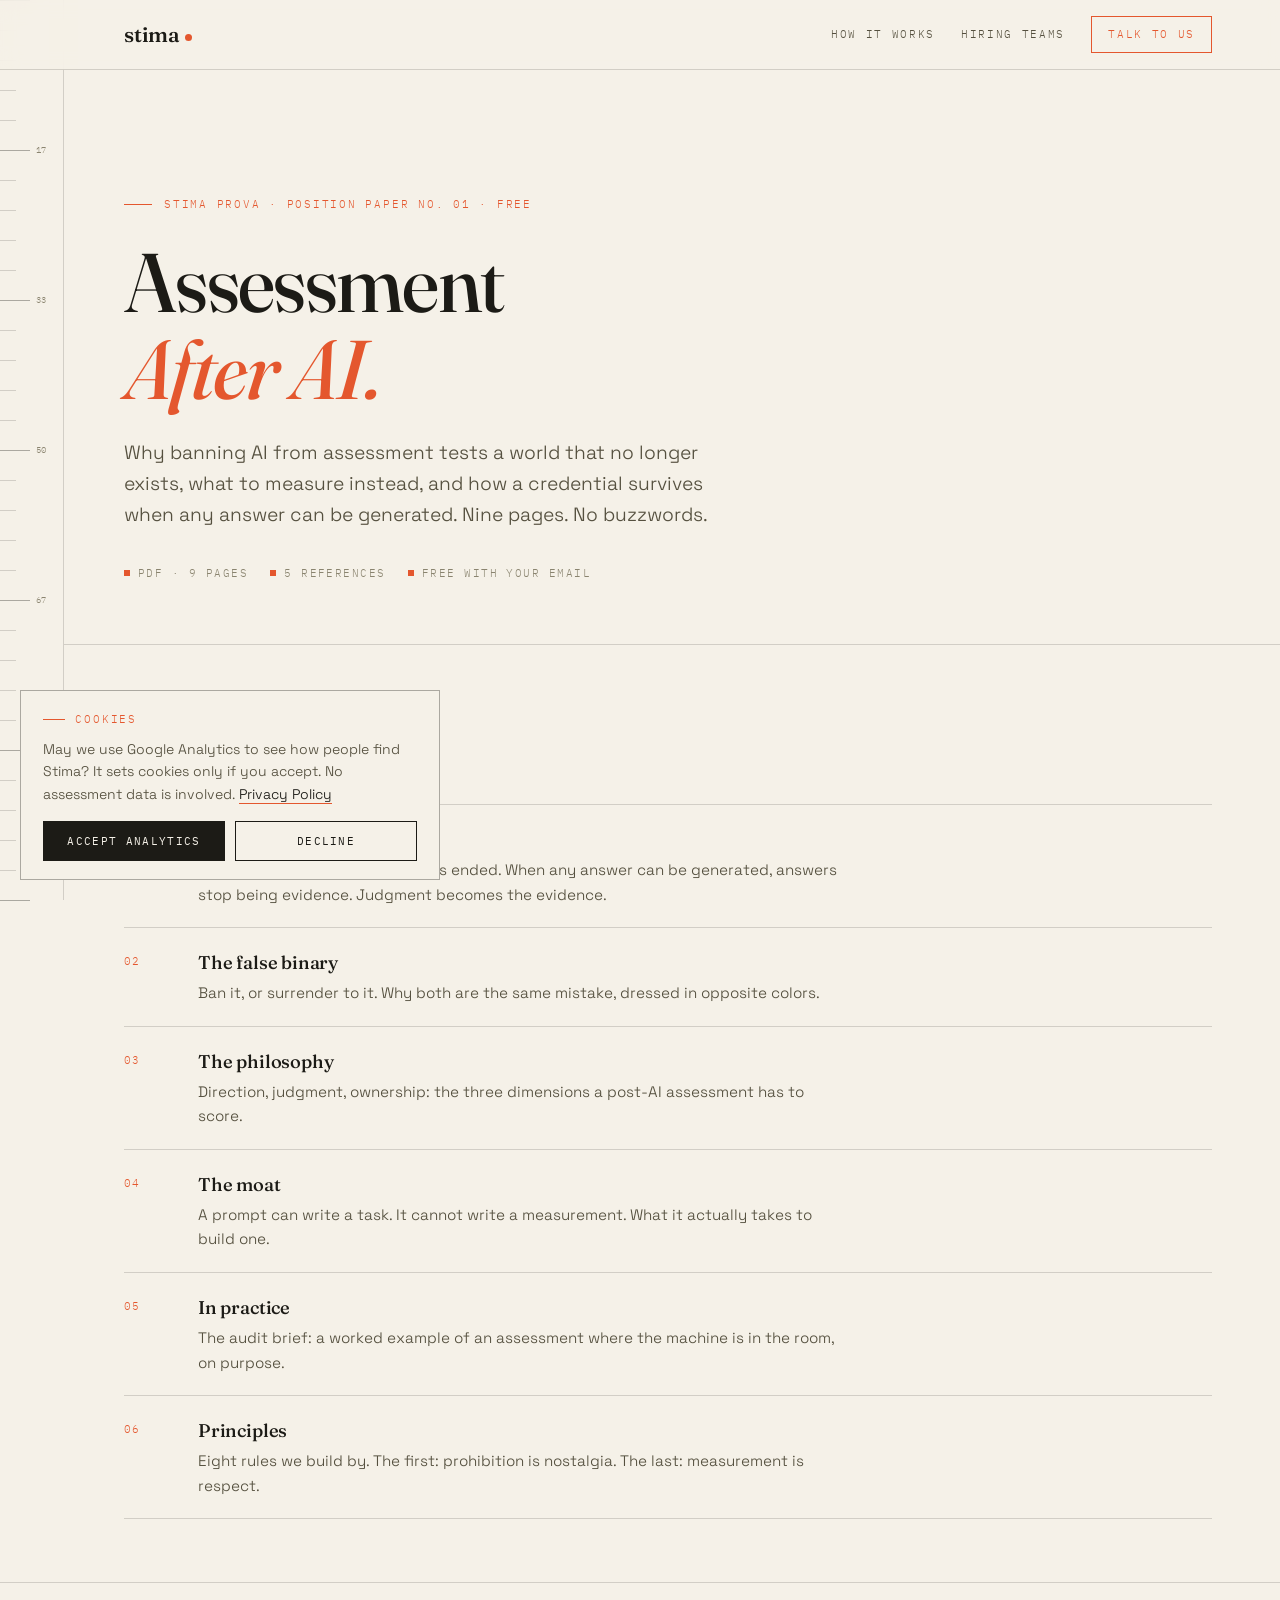
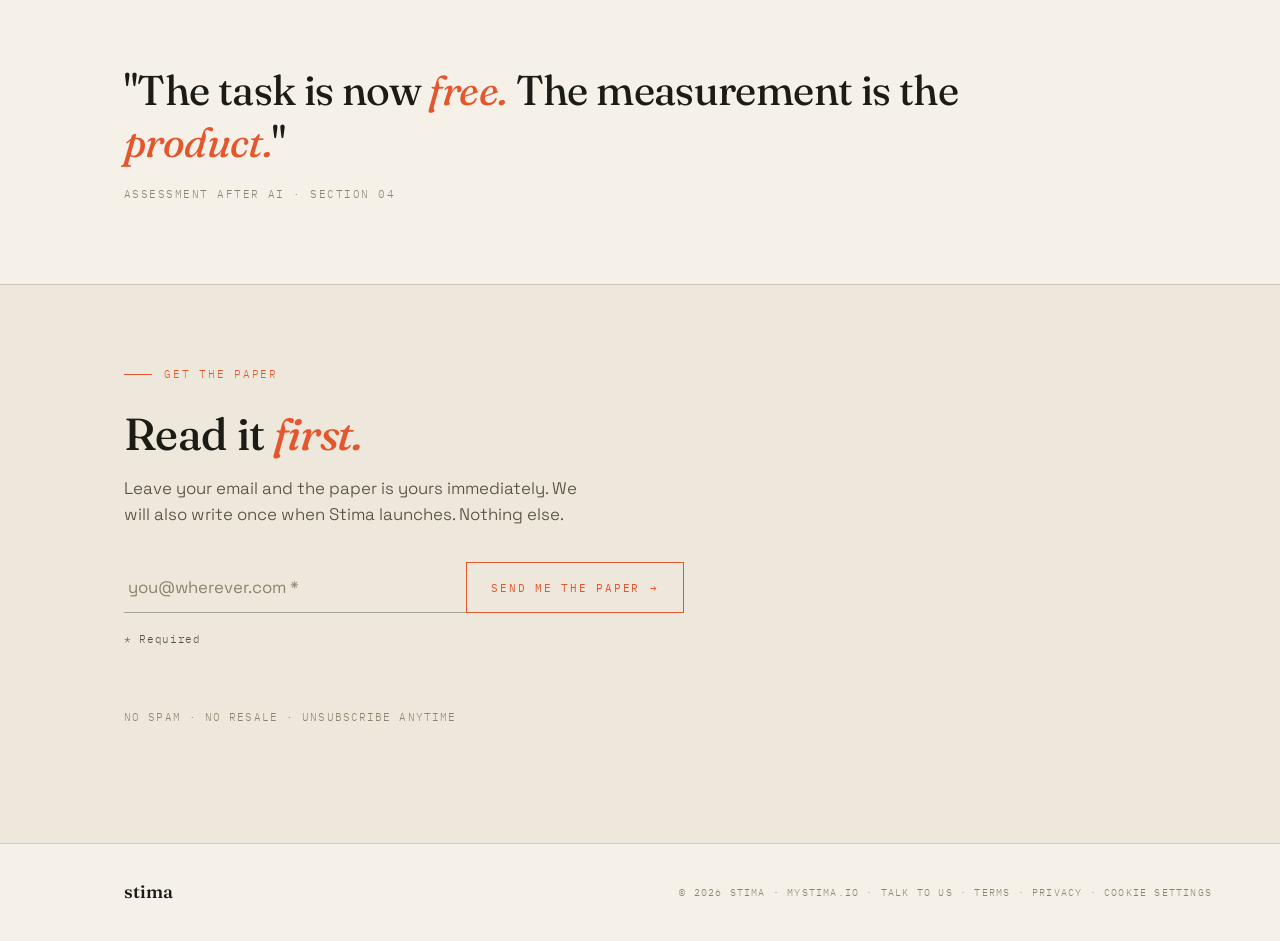
<file: paper.html>
<!DOCTYPE html>
<html lang="en">
<head>
<script src="/consent.js"></script>
<meta charset="UTF-8">
<meta name="viewport" content="width=device-width, initial-scale=1.0">
<title>Assessment After AI: Free Position Paper on Post-AI Assessment | Stima</title>
<meta name="description" content="Download Stima's free position paper on post-AI assessment: why banning AI tests a world that no longer exists, what to measure instead, and how a credential survives when any answer can be generated.">
<meta property="og:title" content="Assessment After AI: The Stima Prova Position Paper">
<meta property="og:description" content="Why banning AI tests a world that no longer exists, and what to measure instead. Free PDF, 9 pages.">
<meta property="og:type" content="article">
<meta property="og:site_name" content="Stima Prova">
<meta property="og:url" content="https://mystima.io/paper">
<meta name="twitter:card" content="summary">
<link rel="canonical" href="https://mystima.io/paper">
<link rel="preconnect" href="https://fonts.googleapis.com">
<link rel="preconnect" href="https://fonts.gstatic.com" crossorigin>
<link href="https://fonts.googleapis.com/css2?family=Fraunces:ital,opsz,wght@0,9..144,300..700;1,9..144,300..700&family=Space+Grotesk:wght@300..700&family=IBM+Plex+Mono:wght@400;500&display=swap" rel="stylesheet">
<style>
:root{
  --paper:#F5F1E8; --paper-2:#EDE8DB; --ink:#1C1B16; --ink-2:#55503F; --muted:#8A846F;
  --accent:#E4572E; --accent-soft:rgba(228,87,46,.12);
  --line:rgba(28,27,22,.16); --line-strong:rgba(28,27,22,.34);
  --serif:"Fraunces",Georgia,serif; --sans:"Space Grotesk",-apple-system,"Segoe UI",sans-serif;
  --mono:"IBM Plex Mono",ui-monospace,monospace;
  --ease-out:cubic-bezier(.22,1,.36,1); --rail-w:64px;
}
*{margin:0;padding:0;box-sizing:border-box}
html{scroll-behavior:smooth}
body{background:var(--paper);color:var(--ink);font-family:var(--sans);font-weight:340;line-height:1.6;-webkit-font-smoothing:antialiased;overflow-x:hidden}
::selection{background:var(--accent);color:var(--paper)}
.wrap{max-width:1240px;margin:0 auto;padding:0 clamp(20px,4vw,48px) 0 clamp(20px,4vw,48px)}
@media(min-width:900px){.wrap{padding-left:calc(var(--rail-w) + 40px)}}

.rail{position:fixed;left:0;top:0;bottom:0;width:var(--rail-w);border-right:1px solid var(--line);display:none;z-index:5;background:var(--paper)}
@media(min-width:900px){.rail{display:block}}
.rail .tick{position:absolute;left:0;width:16px;height:1px;background:var(--line)}
.rail .tick.major{width:30px;background:var(--line-strong)}
.rail .rnum{position:absolute;left:36px;font-family:var(--mono);font-size:9px;color:var(--muted);transform:translateY(-50%)}

nav{position:sticky;top:0;z-index:50;background:rgba(245,241,232,.88);backdrop-filter:blur(10px);border-bottom:1px solid var(--line)}
.nav-inner{max-width:1240px;margin:0 auto;display:flex;align-items:center;justify-content:space-between;padding:16px clamp(20px,4vw,48px)}
@media(min-width:900px){.nav-inner{padding-left:calc(var(--rail-w) + 40px)}}
.logo{font-family:var(--serif);font-weight:560;font-size:21px;letter-spacing:-.01em;text-decoration:none;color:var(--ink)}
.logo i{display:inline-block;width:7px;height:7px;background:var(--accent);border-radius:50%;margin-left:5px;transform:translateY(-1px)}
.nav-links{display:flex;gap:26px;align-items:center}
.nav-links a{font-family:var(--mono);font-size:10.5px;letter-spacing:.16em;text-transform:uppercase;text-decoration:none;color:var(--ink-2);transition:color .3s}
.nav-links a:hover{color:var(--accent)}
.nav-links a.cta{color:var(--accent);border:1px solid var(--accent);padding:9px 16px;transition:background .3s,color .3s}
.nav-links a.cta:hover{background:var(--accent);color:var(--paper)}
@media(max-width:640px){.nav-links a:not(.cta){display:none}}

.hero{padding:clamp(80px,14vh,150px) 0 clamp(50px,7vh,80px)}
.kicker{font-family:var(--mono);font-size:11px;letter-spacing:.16em;text-transform:uppercase;color:var(--accent);display:flex;align-items:center;gap:12px;margin-bottom:26px}
.kicker::before{content:"";width:28px;height:1px;background:var(--accent)}
h1{font-family:var(--serif);font-weight:480;font-size:clamp(2.8rem,6.5vw,5.2rem);letter-spacing:-.02em;line-height:1.04}
h1 em{font-style:italic;color:var(--accent)}
.hero-sub{margin-top:26px;max-width:620px;color:var(--ink-2);font-size:clamp(1.05rem,1.5vw,1.25rem);line-height:1.6}
.hero-meta{margin-top:34px;display:flex;gap:22px;flex-wrap:wrap;font-family:var(--mono);font-size:10.5px;letter-spacing:.14em;text-transform:uppercase;color:var(--muted)}
.hero-meta span{display:flex;align-items:center;gap:8px}
.hero-meta i{width:6px;height:6px;background:var(--accent);display:inline-block}

.contents{padding:clamp(50px,7vh,80px) 0;border-top:1px solid var(--line)}
.sec-title{font-family:var(--serif);font-weight:480;font-size:clamp(1.7rem,3vw,2.4rem);letter-spacing:-.015em;margin-bottom:34px}
.sec-title em{font-style:italic;color:var(--accent)}
.toc-row{display:grid;grid-template-columns:56px 1fr;gap:18px;padding:20px 0;border-top:1px solid var(--line);transition:background .3s,padding-left .3s}
.toc-row:last-child{border-bottom:1px solid var(--line)}
.toc-row:hover{background:var(--accent-soft);padding-left:10px}
.toc-no{font-family:var(--mono);font-size:11px;letter-spacing:.12em;color:var(--accent);padding-top:5px}
.toc-row h3{font-family:var(--serif);font-weight:500;font-size:1.15rem;letter-spacing:-.01em}
.toc-row p{color:var(--ink-2);font-size:.95rem;margin-top:4px;max-width:640px}

.pull{padding:clamp(60px,9vh,110px) 0;border-top:1px solid var(--line)}
.pull blockquote{font-family:var(--serif);font-weight:440;font-size:clamp(1.6rem,3.4vw,2.6rem);letter-spacing:-.015em;line-height:1.25;max-width:840px}
.pull blockquote em{font-style:italic;color:var(--accent)}
.pull .src{margin-top:18px;font-family:var(--mono);font-size:10.5px;letter-spacing:.14em;text-transform:uppercase;color:var(--muted)}

.capture-sec{padding:clamp(60px,9vh,110px) 0 clamp(90px,13vh,150px);border-top:1px solid var(--line);background:var(--paper-2)}
.capture-inner{max-width:680px}
.capture-sec h2{font-family:var(--serif);font-weight:480;font-size:clamp(1.9rem,3.6vw,2.8rem);letter-spacing:-.015em;line-height:1.1;margin-bottom:16px}
.capture-sec h2 em{font-style:italic;color:var(--accent)}
.capture-sec .sub{color:var(--ink-2);font-size:1.05rem;margin-bottom:34px;max-width:480px}
.capture{display:flex;gap:0;max-width:560px;flex-wrap:wrap;row-gap:18px}
.capture input{flex:1;min-width:220px;background:transparent;border:none;border-bottom:1.5px solid var(--line-strong);font-family:var(--sans);font-size:1.05rem;color:var(--ink);padding:14px 4px;outline:none;transition:border-color .3s}
.capture input:focus{border-color:var(--accent)}
.capture input::placeholder{color:var(--muted)}
.btn{display:inline-flex;align-items:center;gap:10px;font-family:var(--mono);font-size:11px;letter-spacing:.16em;text-transform:uppercase;text-decoration:none;padding:16px 24px;border:1.5px solid var(--ink);color:var(--ink);background:transparent;cursor:pointer;transition:background .3s,color .3s,border-color .3s}
.btn.accent{border-color:var(--accent);color:var(--accent)}
.btn.accent:hover{background:var(--accent);color:var(--paper)}
.err{width:100%;font-family:var(--mono);font-size:11px;color:var(--accent);letter-spacing:.06em;min-height:16px}
.req{width:100%;font-family:var(--mono);font-size:11px;color:var(--ink-2);letter-spacing:.06em}
.done-msg{display:none;align-items:center;gap:14px;font-family:var(--serif);font-size:clamp(1.2rem,2.2vw,1.6rem);font-style:italic;color:var(--ink)}
.done-msg.show{display:flex;animation:panelIn .7s var(--ease-out)}
.done-msg .tick-mark{width:34px;height:34px;border:1.5px solid var(--accent);border-radius:50%;display:grid;place-items:center;color:var(--accent);font-style:normal;flex:none}
.dl{display:none;margin-top:26px;max-width:560px}
.dl.show{display:block;animation:panelIn .7s var(--ease-out)}
.dl-label{font-family:var(--mono);font-size:10.5px;letter-spacing:.16em;text-transform:uppercase;color:var(--muted);margin-bottom:10px}
.dl-btn{display:flex;justify-content:space-between;align-items:center;gap:18px;border:1px solid var(--line-strong);padding:16px 18px;text-decoration:none;color:var(--ink);transition:border-color .3s,background .3s;background:var(--paper)}
.dl-btn:hover{border-color:var(--accent);background:var(--accent-soft)}
.dl-title{font-family:var(--serif);font-size:1.15rem;font-weight:480}
.dl-arr{color:var(--accent)}
.dl-meta{font-family:var(--mono);font-size:10px;letter-spacing:.12em;text-transform:uppercase;color:var(--muted);white-space:nowrap}
@media(max-width:640px){.dl-btn{flex-direction:column;align-items:flex-start;gap:6px}.dl-meta{white-space:normal}}
.privacy{margin-top:26px;font-family:var(--mono);font-size:11px;letter-spacing:.1em;color:var(--muted);text-transform:uppercase}
@keyframes panelIn{from{opacity:0;transform:translateY(18px)}to{opacity:1;transform:none}}

footer{border-top:1px solid var(--line);padding:34px 0}
.foot{max-width:1240px;margin:0 auto;padding:0 clamp(20px,4vw,48px);display:flex;justify-content:space-between;align-items:center;gap:16px;flex-wrap:wrap}
@media(min-width:900px){.foot{padding-left:calc(var(--rail-w) + 40px)}}
.fmark{font-family:var(--serif);font-weight:560;font-size:18px}
.fmeta{font-family:var(--mono);font-size:10px;letter-spacing:.12em;text-transform:uppercase;color:var(--muted)}
.fmeta a{color:var(--muted);text-decoration:none}
.fmeta a:hover{color:var(--accent)}

.rv{opacity:0;transform:translateY(24px);transition:opacity .8s var(--ease-out),transform .8s var(--ease-out)}
.rv.in{opacity:1;transform:none}
@media(prefers-reduced-motion:reduce){.rv{opacity:1;transform:none;transition:none}}
</style>
<style>.hp{position:absolute;left:-9999px;width:1px;height:1px;opacity:0}</style>
<script src="leads.js"></script>
<link rel="stylesheet" href="/legal.css">
<!-- site-meta: icons and JSON-LD for search engines and AI crawlers, written by tools/site_meta.py -->
<link rel="icon" href="/favicon.ico" sizes="32x32">
<link rel="icon" href="/favicon.svg" type="image/svg+xml">
<link rel="apple-touch-icon" href="/apple-touch-icon.png">
<script type="application/ld+json" id="site-meta">
{"@context":"https://schema.org","@graph":[
{"@type":"WebPage","@id":"https://mystima.io/paper#webpage","url":"https://mystima.io/paper","name":"Assessment After AI: Free Position Paper on Post-AI Assessment | Stima","description":"Download Stima's free position paper on post-AI assessment: why banning AI tests a world that no longer exists, what to measure instead, and how a credential survives when any answer can be generated.","isPartOf":{"@id":"https://mystima.io/#website"},"about":{"@id":"https://mystima.io/#software"},"inLanguage":"en","breadcrumb":{"@id":"https://mystima.io/paper#breadcrumb"},"mainEntity":{"@id":"https://mystima.io/paper#report"}},
{"@type":"BreadcrumbList","@id":"https://mystima.io/paper#breadcrumb","itemListElement":[{"@type":"ListItem","position":1,"name":"Stima Prova","item":"https://mystima.io/"},{"@type":"ListItem","position":2,"name":"Assessment After AI","item":"https://mystima.io/paper"}]},
{"@type":"Organization","@id":"https://mystima.io/#organization","name":"Stima Prova","alternateName":"Stima","legalName":"Milkis Strategic Partners LLC","url":"https://mystima.io/","logo":{"@type":"ImageObject","@id":"https://mystima.io/#logo","url":"https://mystima.io/img/stima-logo-512.png","contentUrl":"https://mystima.io/img/stima-logo-512.png","width":512,"height":512,"caption":"Stima Prova"},"image":{"@id":"https://mystima.io/#logo"},"email":"info@mystima.io","contactPoint":{"@type":"ContactPoint","contactType":"customer support","email":"info@mystima.io","url":"https://mystima.io/#contact"},"description":"Milkis Strategic Partners LLC, an Arizona limited liability company trading as Stima, operates Stima Prova, the post-AI skill assessment for hiring teams and higher education, at mystima.io.","disambiguatingDescription":"Stima Prova is skill-assessment software for hiring teams and higher education at mystima.io, run by Milkis Strategic Partners LLC, an Arizona limited liability company. It is not accounting, tax or invoicing software.","knowsAbout":["Post-AI skill assessment","AI-allowed assessment"]},
{"@type":"WebSite","@id":"https://mystima.io/#website","url":"https://mystima.io/","name":"Stima Prova","alternateName":["Stima","mystima.io"],"description":"The post-AI skill assessment. AI-allowed by design, measured on a published scale, every score cited to the record.","publisher":{"@id":"https://mystima.io/#organization"},"inLanguage":"en"},
{"@type":"WebApplication","@id":"https://mystima.io/#software","name":"Stima Prova","alternateName":"Stima","url":"https://mystima.io/","description":"Stima Prova turns the assignment or take-home that a hiring team or an instructor already uses into an AI-allowed session, grading the work on the customer's rubric and the AI use on a published scale, every score cited to the record.","disambiguatingDescription":"Stima Prova is skill-assessment software for hiring teams and higher education at mystima.io, run by Milkis Strategic Partners LLC, an Arizona limited liability company. It is not accounting, tax or invoicing software.","applicationCategory":"BusinessApplication","applicationSubCategory":"Post-AI skill assessment","operatingSystem":"Web browser","featureList":["Builds the task from the assignment, take-home or role description you already use, plus a planted difficulty a blind copy-paste gets wrong","One focused, timed work session with AI explicitly allowed, recorded with consent","Quality of the work: a 0–100 score on the deliverable, graded blind on your rubric","AI collaboration: Delegator, Operator or Director on a published scale, read against what the task needed","Every score cites a moment in the session record","A human confirms every outcome; participants can dispute","Workspace-only recording: no video recording, no keystroke logging, no lockdown browser","Grades and decisions export as CSV for your LMS or ATS","A verifiable credential (Open Badges 3.0) and a shareable result page for each assignment","Hosted in the EU"],"audience":[{"@type":"BusinessAudience","audienceType":"Hiring teams"},{"@type":"EducationalAudience","audienceType":"Higher education","educationalRole":"instructor"}],"inLanguage":"en","image":{"@id":"https://mystima.io/#logo"},"publisher":{"@id":"https://mystima.io/#organization"},"provider":{"@id":"https://mystima.io/#organization"}},
{"@type":"Report","@id":"https://mystima.io/paper#report","name":"Assessment After AI","headline":"Assessment After AI","alternateName":"Stima Prova Position Paper No. 01","description":"Why banning AI from assessment tests a world that no longer exists, what to measure instead, and how a credential survives when any answer can be generated.","url":"https://mystima.io/paper","author":{"@id":"https://mystima.io/#organization"},"publisher":{"@id":"https://mystima.io/#organization"},"datePublished":"2026","inLanguage":"en","isAccessibleForFree":true,"audience":{"@type":"Audience","audienceType":"Academic leaders, assessment designers, credentialing bodies and employers"},"encoding":{"@type":"MediaObject","@id":"https://mystima.io/stima-prova-assessment-after-ai.pdf","contentUrl":"https://mystima.io/stima-prova-assessment-after-ai.pdf","encodingFormat":"application/pdf","name":"Assessment After AI (PDF, 9 pages)"},"mainEntityOfPage":{"@id":"https://mystima.io/paper#webpage"}}
]}
</script>
<!-- /site-meta -->
</head>
<body>

<div class="rail" id="rail" aria-hidden="true"></div>

<nav>
  <div class="nav-inner">
    <a class="logo" href="/">stima<i></i></a>
    <div class="nav-links">
      <a href="/#how">How it works</a>
      <a href="/hiring-teams">Hiring teams</a>
      <a class="cta" href="/#contact">Talk to us</a>
    </div>
  </div>
</nav>

<section class="hero">
  <div class="wrap">
    <div class="kicker rv">Stima Prova · Position Paper No. 01 · Free</div>
    <h1 class="rv">Assessment<br><em>After AI.</em></h1>
    <p class="hero-sub rv">Why banning AI from assessment tests a world that no longer exists, what to measure instead, and how a credential survives when any answer can be generated. Nine pages. No buzzwords.</p>
    <div class="hero-meta rv">
      <span><i></i>PDF · 9 pages</span>
      <span><i></i>5 references</span>
      <span><i></i>Free with your email</span>
    </div>
  </div>
</section>

<section class="contents">
  <div class="wrap">
    <h2 class="sec-title rv">Inside the <em>paper.</em></h2>
    <div class="rv">
      <div class="toc-row"><div class="toc-no">01</div><div><h3>The why</h3><p>The exam tested a world that has ended. When any answer can be generated, answers stop being evidence. Judgment becomes the evidence.</p></div></div>
      <div class="toc-row"><div class="toc-no">02</div><div><h3>The false binary</h3><p>Ban it, or surrender to it. Why both are the same mistake, dressed in opposite colors.</p></div></div>
      <div class="toc-row"><div class="toc-no">03</div><div><h3>The philosophy</h3><p>Direction, judgment, ownership: the three dimensions a post-AI assessment has to score.</p></div></div>
      <div class="toc-row"><div class="toc-no">04</div><div><h3>The moat</h3><p>A prompt can write a task. It cannot write a measurement. What it actually takes to build one.</p></div></div>
      <div class="toc-row"><div class="toc-no">05</div><div><h3>In practice</h3><p>The audit brief: a worked example of an assessment where the machine is in the room, on purpose.</p></div></div>
      <div class="toc-row"><div class="toc-no">06</div><div><h3>Principles</h3><p>Eight rules we build by. The first: prohibition is nostalgia. The last: measurement is respect.</p></div></div>
    </div>
  </div>
</section>

<section class="pull">
  <div class="wrap">
    <blockquote class="rv">"The task is now <em>free.</em> The measurement is the <em>product.</em>"</blockquote>
    <div class="src rv">Assessment After AI · Section 04</div>
  </div>
</section>

<section class="capture-sec" id="download">
  <div class="wrap">
    <div class="capture-inner">
      <div class="kicker rv">Get the paper</div>
      <h2 class="rv">Read it <em>first.</em></h2>
      <p class="sub rv">Leave your email and the paper is yours immediately. We will also write once when Stima launches. Nothing else.</p>
      <form class="capture rv" id="paperForm" novalidate>
        <input type="email" id="paperEmail" placeholder="you@wherever.com *" aria-label="Email address" autocomplete="email">
        <input type="text" name="website" class="hp" tabindex="-1" autocomplete="off" aria-hidden="true">
        <button class="btn accent" type="submit">Send me the paper <span>→</span></button>
        <div class="req">* Required</div>
        <div class="err" id="paperErr" aria-live="polite"></div>
      </form>
      <div class="done-msg" id="paperDone"><span class="tick-mark">✓</span>You are on the list.</div>
      <div class="dl" id="paperDl">
        <div class="dl-label">Your copy is ready</div>
        <a class="dl-btn" href="stima-prova-assessment-after-ai.pdf" download="Stima Prova - Assessment After AI.pdf">
          <span class="dl-title">Assessment After AI <span class="dl-arr">↓</span></span>
          <span class="dl-meta">Position Paper No. 01 · PDF · 9 pages</span>
        </a>
      </div>
      <p class="privacy rv">No spam · No resale · Unsubscribe anytime</p>
    </div>
  </div>
</section>

<footer>
  <div class="foot">
    <span class="fmark">stima</span>
    <span class="fmeta">© 2026 Stima · <a href="/">mystima.io</a> · <a href="/#contact">Talk to us</a> · <a href="/terms/#terms-of-use" data-legal="terms-of-use">Terms</a> · <a href="/terms/#privacy" data-legal="privacy">Privacy</a> · <a href="#" data-cookie-settings>Cookie settings</a></span>
  </div>
</footer>

<script>
(function(){
  "use strict";

  /* ruler rail */
  var rail = document.getElementById("rail");
  var TICKS = 30;
  for (var i = 0; i <= TICKS; i++) {
    var t = document.createElement("div");
    t.className = "tick" + (i % 5 === 0 ? " major" : "");
    t.style.top = (i / TICKS * 100) + "%";
    rail.appendChild(t);
    if (i % 5 === 0 && i > 0 && i < TICKS) {
      var l = document.createElement("div");
      l.className = "rnum";
      l.textContent = String(Math.round(i / TICKS * 100)).padStart(2, "0");
      l.style.top = (i / TICKS * 100) + "%";
      rail.appendChild(l);
    }
  }

  /* reveals */
  var io = new IntersectionObserver(function(entries){
    entries.forEach(function(en){ if (en.isIntersecting) { en.target.classList.add("in"); io.unobserve(en.target); } });
  }, { threshold: 0.12 });
  document.querySelectorAll(".rv").forEach(function(el){ io.observe(el); });

  /* capture form: posts to /api/leads, see leads.js */
  var form = document.getElementById("paperForm");
  var email = document.getElementById("paperEmail");
  var err = document.getElementById("paperErr");
  var done = document.getElementById("paperDone");
  var dl = document.getElementById("paperDl");
  form.addEventListener("submit", function(e){
    e.preventDefault();
    var v = email.value.trim();
    if (!/^[^\s@]+@[^\s@]+\.[^\s@]{2,}$/.test(v)) {
      err.textContent = "That email looks off. One more try.";
      email.focus();
      return;
    }
    err.textContent = "";
    var btn = form.querySelector("button[type=submit]");
    btn.disabled = true;
    window.stimaSendLead(v, "", "paper-page", form.querySelector("[name=website]").value).then(function(){
      form.style.display = "none";
      setTimeout(function(){ done.classList.add("show"); }, 150);
      setTimeout(function(){ dl.classList.add("show"); }, 500);
    }).catch(function(ex){
      err.textContent = ex.message || "Could not save your email. Try again.";
      btn.disabled = false;
    });
  });
})();
</script>
<script src="/legal.js"></script>
</body>
</html>
</file>
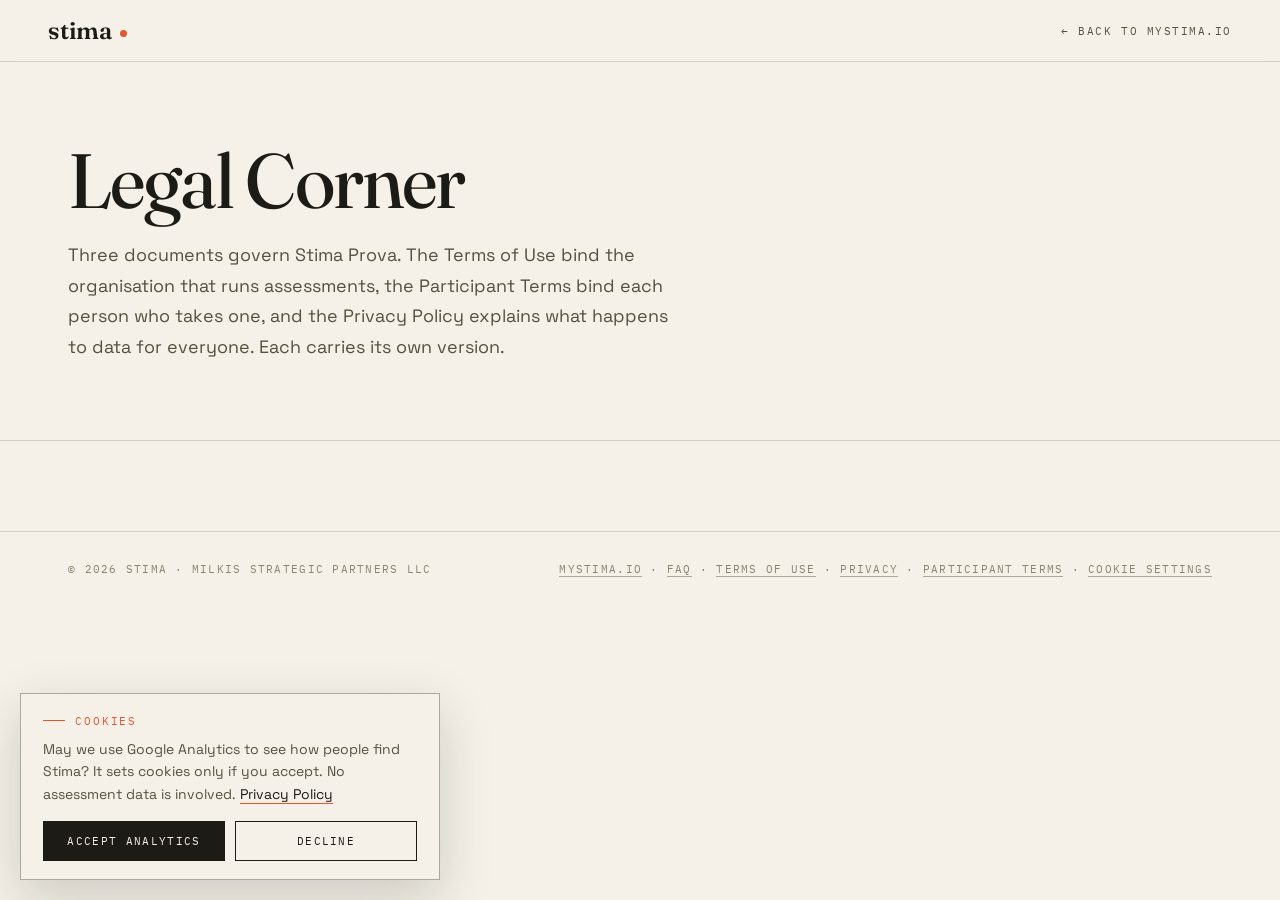
<file: tools/terms-template.html>
<!DOCTYPE html>
<html lang="en">
<head>
<meta charset="UTF-8">
<meta name="viewport" content="width=device-width, initial-scale=1">
<title>Legal · Stima</title>
<meta name="description" content="Stima Prova Terms of Use, Privacy Policy and Participant Terms.">
<link rel="canonical" href="https://mystima.io/terms/">
<link rel="preconnect" href="https://fonts.googleapis.com">
<link rel="preconnect" href="https://fonts.gstatic.com" crossorigin>
<link href="https://fonts.googleapis.com/css2?family=Fraunces:ital,opsz,wght@0,9..144,300..700;1,9..144,300..700&family=Space+Grotesk:wght@300..700&family=IBM+Plex+Mono:wght@400;500&display=swap" rel="stylesheet">
<style>
:root{
  --paper:#F5F1E8;--paper-2:#EDE8DB;--ink:#1C1B16;--ink-2:#55503F;--muted:#8A846F;--accent:#E4572E;
  --line:rgba(var(--ink-rgb),.16);--line-strong:rgba(var(--ink-rgb),.34);
  --paper-rgb:245,241,232;--ink-rgb:28,27,22;--accent-rgb:228,87,46;
  --serif:"Fraunces",Georgia,serif;--sans:"Space Grotesk",-apple-system,"Segoe UI",sans-serif;--mono:"IBM Plex Mono",ui-monospace,monospace;
  --ease-out:cubic-bezier(.22,1,.36,1);
}
*{margin:0;padding:0;box-sizing:border-box}
html{scroll-behavior:smooth}
body{background:var(--paper);color:var(--ink);font-family:var(--sans);-webkit-font-smoothing:antialiased}
::selection{background:var(--accent);color:var(--paper)}
:focus-visible{outline:2px solid var(--accent);outline-offset:3px}
a{color:inherit}
.wrap{max-width:1240px;margin:0 auto;padding:0 clamp(20px,4vw,48px)}

nav{position:sticky;top:0;z-index:50;display:flex;align-items:center;justify-content:space-between;padding:16px clamp(20px,4vw,48px);background:rgba(var(--paper-rgb),.86);backdrop-filter:blur(14px);-webkit-backdrop-filter:blur(14px);border-bottom:1px solid var(--line)}
.wordmark{font-family:var(--serif);font-weight:600;font-size:24px;letter-spacing:-.01em;color:var(--ink);text-decoration:none;display:flex;align-items:baseline;gap:8px}
.wordmark .dot{width:7px;height:7px;background:var(--accent);border-radius:50%;transform:translateY(-2px)}
.back{font-family:var(--mono);font-size:11px;letter-spacing:.14em;text-transform:uppercase;color:var(--ink-2);text-decoration:none;position:relative;padding:4px 0}
.back::after{content:"";position:absolute;left:0;bottom:0;height:1px;width:100%;background:var(--accent);transform:scaleX(0);transform-origin:right;transition:transform .45s var(--ease-out)}
.back:hover::after{transform:scaleX(1);transform-origin:left}

.lg-hero{padding:clamp(56px,9vh,96px) 0 clamp(30px,5vh,44px)}
.lg-hero h1{font-family:var(--serif);font-weight:440;letter-spacing:-.025em;line-height:.98;font-size:clamp(2.6rem,6.4vw,4.8rem);max-width:14ch}
.lg-hero h1 em{font-style:italic;color:var(--accent)}
.lg-hero p{color:var(--ink-2);font-size:clamp(1rem,1.4vw,1.12rem);line-height:1.7;max-width:600px;margin:22px 0 34px}

.lg-docs{padding-bottom:clamp(70px,10vh,120px);border-top:1px solid var(--line)}
.lg-doc{display:grid;grid-template-columns:1fr;gap:40px;padding-top:clamp(36px,6vh,60px)}
.lg-doc + .lg-doc{border-top:1px solid var(--line);margin-top:60px}
.js .lg-doc{display:none}
.js .lg-doc.on{display:grid}
.js .lg-doc + .lg-doc{border-top:none;margin-top:0}
.lg-doc-head{margin-bottom:26px}
@media(min-width:960px){
  .lg-doc{grid-template-columns:240px 1fr;gap:64px}
  .lg-toc{position:sticky;top:96px;align-self:start;max-height:calc(100vh - 130px);overflow-y:auto;padding-top:8px}
}
@media(max-width:959px){.lg-toc{border:1px solid var(--line);padding:16px 18px}}

footer{border-top:1px solid var(--line);padding:30px 0 40px}
.foot{display:flex;flex-wrap:wrap;justify-content:space-between;gap:14px;font-family:var(--mono);font-size:10.5px;letter-spacing:.12em;text-transform:uppercase;color:var(--muted)}
.foot a{text-decoration:none;border-bottom:1px solid var(--line-strong)}
.foot a:hover{color:var(--ink);border-bottom-color:var(--accent)}
</style>
<link rel="stylesheet" href="/legal.css">
<script src="/consent.js"></script>
<script>document.documentElement.classList.add("js")</script>
</head>
<body>
<nav>
  <a class="wordmark" href="/">stima<span class="dot"></span></a>
  <a class="back" href="/">← Back to mystima.io</a>
</nav>

<main>
  <section class="lg-hero">
    <div class="wrap">
      <h1>Legal Corner</h1>
      <p>Three documents govern Stima Prova. The Terms of Use bind the organisation that runs assessments, the Participant Terms bind each person who takes one, and the Privacy Policy explains what happens to data for everyone. Each carries its own version.</p>
      <div class="lg-tabs" role="tablist" aria-label="Legal documents"><!--TABS--></div>
    </div>
  </section>

  <section class="lg-docs">
    <div class="wrap">
<!--ARTICLES-->
    </div>
  </section>
</main>

<footer>
  <div class="wrap foot">
    <span>© 2026 Stima · Milkis Strategic Partners LLC</span>
    <span><a href="/">mystima.io</a> · <a href="/faq">FAQ</a> · <a href="#terms-of-use">Terms of Use</a> · <a href="#privacy">Privacy</a> · <a href="#participant-terms">Participant Terms</a> · <a href="#" data-cookie-settings>Cookie settings</a></span>
  </div>
</footer>

<script>
(function(){
  "use strict";
  var docs=[].slice.call(document.querySelectorAll(".lg-doc"));
  var tabs=[].slice.call(document.querySelectorAll(".lg-tab"));
  var keys=docs.map(function(d){return d.id});
  function docFor(hash){
    var id=(hash||"").replace(/^#/,"");
    if(!id) return keys[0];
    if(keys.indexOf(id)>=0) return id;
    var el=document.getElementById(id);
    var art=el && el.closest(".lg-doc");
    return art ? art.id : keys[0];
  }
  function show(key, anchor){
    docs.forEach(function(d){d.classList.toggle("on", d.id===key)});
    tabs.forEach(function(t){t.setAttribute("aria-selected", String(t.dataset.doc===key))});
    var target=anchor && anchor!==key ? document.getElementById(anchor) : null;
    if(target){ target.scrollIntoView({block:"start"}); }
    else { var top=document.querySelector(".lg-docs").getBoundingClientRect().top+window.scrollY-70; if(window.scrollY>top) window.scrollTo(0, top); }
  }
  tabs.forEach(function(t){
    t.addEventListener("click", function(e){
      e.preventDefault();
      history.replaceState(null, "", "#"+t.dataset.doc);
      show(t.dataset.doc);
    });
  });
  document.querySelectorAll(".foot a[href^='#']:not([data-cookie-settings])").forEach(function(a){
    a.addEventListener("click", function(e){
      e.preventDefault(); var k=a.getAttribute("href").slice(1);
      history.replaceState(null, "", "#"+k); show(k); window.scrollTo({top:0});
    });
  });
  window.addEventListener("hashchange", function(){ var h=location.hash.slice(1); show(docFor(location.hash), h); });
  show(docFor(location.hash), location.hash.slice(1));

  /* highlight the section in view in the table of contents */
  if("IntersectionObserver" in window){
    var io=new IntersectionObserver(function(entries){
      entries.forEach(function(en){
        if(!en.isIntersecting) return;
        var art=en.target.closest(".lg-doc");
        art.querySelectorAll(".lg-toc a").forEach(function(a){a.classList.toggle("on", a.getAttribute("href")==="#"+en.target.id)});
      });
    },{rootMargin:"-20% 0px -70% 0px"});
    document.querySelectorAll(".lg-text h2[id]").forEach(function(h){io.observe(h)});
  }
})();
</script>
</body>
</html>
</file>
<file: prova.css>
*,:after,:before{--tw-border-spacing-x:0;--tw-border-spacing-y:0;--tw-translate-x:0;--tw-translate-y:0;--tw-rotate:0;--tw-skew-x:0;--tw-skew-y:0;--tw-scale-x:1;--tw-scale-y:1;--tw-pan-x: ;--tw-pan-y: ;--tw-pinch-zoom: ;--tw-scroll-snap-strictness:proximity;--tw-gradient-from-position: ;--tw-gradient-via-position: ;--tw-gradient-to-position: ;--tw-ordinal: ;--tw-slashed-zero: ;--tw-numeric-figure: ;--tw-numeric-spacing: ;--tw-numeric-fraction: ;--tw-ring-inset: ;--tw-ring-offset-width:0px;--tw-ring-offset-color:#fff;--tw-ring-color:rgba(59,130,246,.5);--tw-ring-offset-shadow:0 0 #0000;--tw-ring-shadow:0 0 #0000;--tw-shadow:0 0 #0000;--tw-shadow-colored:0 0 #0000;--tw-blur: ;--tw-brightness: ;--tw-contrast: ;--tw-grayscale: ;--tw-hue-rotate: ;--tw-invert: ;--tw-saturate: ;--tw-sepia: ;--tw-drop-shadow: ;--tw-backdrop-blur: ;--tw-backdrop-brightness: ;--tw-backdrop-contrast: ;--tw-backdrop-grayscale: ;--tw-backdrop-hue-rotate: ;--tw-backdrop-invert: ;--tw-backdrop-opacity: ;--tw-backdrop-saturate: ;--tw-backdrop-sepia: ;--tw-contain-size: ;--tw-contain-layout: ;--tw-contain-paint: ;--tw-contain-style: }::backdrop{--tw-border-spacing-x:0;--tw-border-spacing-y:0;--tw-translate-x:0;--tw-translate-y:0;--tw-rotate:0;--tw-skew-x:0;--tw-skew-y:0;--tw-scale-x:1;--tw-scale-y:1;--tw-pan-x: ;--tw-pan-y: ;--tw-pinch-zoom: ;--tw-scroll-snap-strictness:proximity;--tw-gradient-from-position: ;--tw-gradient-via-position: ;--tw-gradient-to-position: ;--tw-ordinal: ;--tw-slashed-zero: ;--tw-numeric-figure: ;--tw-numeric-spacing: ;--tw-numeric-fraction: ;--tw-ring-inset: ;--tw-ring-offset-width:0px;--tw-ring-offset-color:#fff;--tw-ring-color:rgba(59,130,246,.5);--tw-ring-offset-shadow:0 0 #0000;--tw-ring-shadow:0 0 #0000;--tw-shadow:0 0 #0000;--tw-shadow-colored:0 0 #0000;--tw-blur: ;--tw-brightness: ;--tw-contrast: ;--tw-grayscale: ;--tw-hue-rotate: ;--tw-invert: ;--tw-saturate: ;--tw-sepia: ;--tw-drop-shadow: ;--tw-backdrop-blur: ;--tw-backdrop-brightness: ;--tw-backdrop-contrast: ;--tw-backdrop-grayscale: ;--tw-backdrop-hue-rotate: ;--tw-backdrop-invert: ;--tw-backdrop-opacity: ;--tw-backdrop-saturate: ;--tw-backdrop-sepia: ;--tw-contain-size: ;--tw-contain-layout: ;--tw-contain-paint: ;--tw-contain-style: }/*! tailwindcss v3.4.17 | MIT License | https://tailwindcss.com*/*,:after,:before{box-sizing:border-box;border:0 solid #e5e7eb}:after,:before{--tw-content:""}:host,html{line-height:1.5;-webkit-text-size-adjust:100%;-moz-tab-size:4;-o-tab-size:4;tab-size:4;font-family:Inter,Arial,sans-serif;font-feature-settings:normal;font-variation-settings:normal;-webkit-tap-highlight-color:transparent}body{margin:0;line-height:inherit}hr{height:0;color:inherit;border-top-width:1px}abbr:where([title]){-webkit-text-decoration:underline dotted;text-decoration:underline dotted}h1,h2,h3,h4,h5,h6{font-size:inherit;font-weight:inherit}a{color:inherit;text-decoration:inherit}b,strong{font-weight:bolder}code,kbd,pre,samp{font-family:ui-monospace,SFMono-Regular,Menlo,Monaco,Consolas,Liberation Mono,Courier New,monospace;font-feature-settings:normal;font-variation-settings:normal;font-size:1em}small{font-size:80%}sub,sup{font-size:75%;line-height:0;position:relative;vertical-align:baseline}sub{bottom:-.25em}sup{top:-.5em}table{text-indent:0;border-color:inherit;border-collapse:collapse}button,input,optgroup,select,textarea{font-family:inherit;font-feature-settings:inherit;font-variation-settings:inherit;font-size:100%;font-weight:inherit;line-height:inherit;letter-spacing:inherit;color:inherit;margin:0;padding:0}button,select{text-transform:none}button,input:where([type=button]),input:where([type=reset]),input:where([type=submit]){-webkit-appearance:button;background-color:transparent;background-image:none}:-moz-focusring{outline:auto}:-moz-ui-invalid{box-shadow:none}progress{vertical-align:baseline}::-webkit-inner-spin-button,::-webkit-outer-spin-button{height:auto}[type=search]{-webkit-appearance:textfield;outline-offset:-2px}::-webkit-search-decoration{-webkit-appearance:none}::-webkit-file-upload-button{-webkit-appearance:button;font:inherit}summary{display:list-item}blockquote,dd,dl,figure,h1,h2,h3,h4,h5,h6,hr,p,pre{margin:0}fieldset{margin:0}fieldset,legend{padding:0}menu,ol,ul{list-style:none;margin:0;padding:0}dialog{padding:0}textarea{resize:vertical}input::-moz-placeholder,textarea::-moz-placeholder{opacity:1;color:#9ca3af}input::placeholder,textarea::placeholder{opacity:1;color:#9ca3af}[role=button],button{cursor:pointer}:disabled{cursor:default}audio,canvas,embed,iframe,img,object,svg,video{display:block;vertical-align:middle}img,video{max-width:100%;height:auto}[hidden]:where(:not([hidden=until-found])){display:none}.visible{visibility:visible}.fixed{position:fixed}.absolute{position:absolute}.relative{position:relative}.-inset-4{inset:-1rem}.-inset-5{inset:-1.25rem}.-inset-6{inset:-1.5rem}.inset-0{inset:0}.inset-x-0{left:0;right:0}.-bottom-40{bottom:-10rem}.-left-32{left:-8rem}.-right-16{right:-4rem}.-top-24{top:-6rem}.-top-32{top:-8rem}.-top-40{top:-10rem}.bottom-0{bottom:0}.bottom-\[-120px\]{bottom:-120px}.bottom-\[-140px\]{bottom:-140px}.bottom-\[-160px\]{bottom:-160px}.left-0{left:0}.left-1\/2{left:50%}.left-1\/3{left:33.333333%}.left-\[12\%\]{left:12%}.right-0{right:0}.right-10{right:2.5rem}.right-\[-100px\]{right:-100px}.right-\[-120px\]{right:-120px}.right-\[-140px\]{right:-140px}.right-\[12\%\]{right:12%}.top-0{top:0}.top-24{top:6rem}.top-\[26px\]{top:26px}.top-full{top:100%}.z-10{z-index:10}.z-50{z-index:50}.mx-auto{margin-left:auto;margin-right:auto}.-mt-6{margin-top:-1.5rem}.mb-1{margin-bottom:.25rem}.mb-10{margin-bottom:2.5rem}.mb-14{margin-bottom:3.5rem}.mb-16{margin-bottom:4rem}.mb-2{margin-bottom:.5rem}.mb-2\.5{margin-bottom:.625rem}.mb-20{margin-bottom:5rem}.mb-3{margin-bottom:.75rem}.mb-4{margin-bottom:1rem}.mb-5{margin-bottom:1.25rem}.mb-6{margin-bottom:1.5rem}.mb-7{margin-bottom:1.75rem}.mb-8{margin-bottom:2rem}.ml-3{margin-left:.75rem}.ml-6{margin-left:1.5rem}.mt-10{margin-top:2.5rem}.mt-12{margin-top:3rem}.mt-14{margin-top:3.5rem}.mt-16{margin-top:4rem}.mt-3{margin-top:.75rem}.mt-5{margin-top:1.25rem}.mt-6{margin-top:1.5rem}.mt-7{margin-top:1.75rem}.mt-8{margin-top:2rem}.block{display:block}.inline-block{display:inline-block}.flex{display:flex}.inline-flex{display:inline-flex}.table{display:table}.grid{display:grid}.hidden{display:none}.aspect-\[16\/9\]{aspect-ratio:16/9}.h-1\.5{height:.375rem}.h-10{height:2.5rem}.h-12{height:3rem}.h-2{height:.5rem}.h-2\.5{height:.625rem}.h-3\.5{height:.875rem}.h-5{height:1.25rem}.h-72{height:18rem}.h-\[20px\]{height:20px}.h-\[22px\]{height:22px}.h-\[320px\]{height:320px}.h-\[360px\]{height:360px}.h-\[380px\]{height:380px}.h-\[400px\]{height:400px}.h-\[40px\]{height:40px}.h-\[420px\]{height:420px}.h-\[42px\]{height:42px}.h-\[440px\]{height:440px}.h-\[460px\]{height:460px}.h-\[46px\]{height:46px}.h-\[48px\]{height:48px}.h-\[520px\]{height:520px}.h-\[52px\]{height:52px}.h-\[72px\]{height:72px}.max-h-\[560px\]{max-height:560px}.max-h-\[600px\]{max-height:600px}.max-h-\[620px\]{max-height:620px}.w-1\.5{width:.375rem}.w-10{width:2.5rem}.w-12{width:3rem}.w-2{width:.5rem}.w-2\.5{width:.625rem}.w-3\.5{width:.875rem}.w-5{width:1.25rem}.w-6{width:1.5rem}.w-72{width:18rem}.w-\[240px\]{width:240px}.w-\[300px\]{width:300px}.w-\[320px\]{width:320px}.w-\[360px\]{width:360px}.w-\[380px\]{width:380px}.w-\[400px\]{width:400px}.w-\[420px\]{width:420px}.w-\[42px\]{width:42px}.w-\[440px\]{width:440px}.w-\[460px\]{width:460px}.w-\[520px\]{width:520px}.w-\[52px\]{width:52px}.w-auto{width:auto}.w-full{width:100%}.max-w-2xl{max-width:42rem}.max-w-3xl{max-width:48rem}.max-w-4xl{max-width:56rem}.max-w-\[1240px\]{max-width:1240px}.max-w-full{max-width:100%}.max-w-lg{max-width:32rem}.max-w-md{max-width:28rem}.max-w-sm{max-width:24rem}.max-w-xl{max-width:36rem}.max-w-xs{max-width:20rem}.shrink-0{flex-shrink:0}.grow{flex-grow:1}.transform{transform:translate(var(--tw-translate-x),var(--tw-translate-y)) rotate(var(--tw-rotate)) skewX(var(--tw-skew-x)) skewY(var(--tw-skew-y)) scaleX(var(--tw-scale-x)) scaleY(var(--tw-scale-y))}.resize-none{resize:none}.resize{resize:both}.scroll-mt-20{scroll-margin-top:5rem}.scroll-mt-28{scroll-margin-top:7rem}.list-decimal{list-style-type:decimal}.flex-col{flex-direction:column}.flex-wrap{flex-wrap:wrap}.items-end{align-items:flex-end}.items-center{align-items:center}.items-baseline{align-items:baseline}.justify-center{justify-content:center}.justify-between{justify-content:space-between}.gap-0\.5{gap:.125rem}.gap-1{gap:.25rem}.gap-1\.5{gap:.375rem}.gap-10{gap:2.5rem}.gap-12{gap:3rem}.gap-14{gap:3.5rem}.gap-16{gap:4rem}.gap-2{gap:.5rem}.gap-2\.5{gap:.625rem}.gap-3{gap:.75rem}.gap-4{gap:1rem}.gap-5{gap:1.25rem}.gap-6{gap:1.5rem}.gap-8{gap:2rem}.gap-px{gap:1px}.gap-x-6{-moz-column-gap:1.5rem;column-gap:1.5rem}.gap-x-8{-moz-column-gap:2rem;column-gap:2rem}.gap-y-2{row-gap:.5rem}.gap-y-3{row-gap:.75rem}.space-y-2>:not([hidden])~:not([hidden]){--tw-space-y-reverse:0;margin-top:calc(.5rem*(1 - var(--tw-space-y-reverse)));margin-bottom:calc(.5rem*var(--tw-space-y-reverse))}.space-y-3>:not([hidden])~:not([hidden]){--tw-space-y-reverse:0;margin-top:calc(.75rem*(1 - var(--tw-space-y-reverse)));margin-bottom:calc(.75rem*var(--tw-space-y-reverse))}.space-y-4>:not([hidden])~:not([hidden]){--tw-space-y-reverse:0;margin-top:calc(1rem*(1 - var(--tw-space-y-reverse)));margin-bottom:calc(1rem*var(--tw-space-y-reverse))}.space-y-5>:not([hidden])~:not([hidden]){--tw-space-y-reverse:0;margin-top:calc(1.25rem*(1 - var(--tw-space-y-reverse)));margin-bottom:calc(1.25rem*var(--tw-space-y-reverse))}.overflow-hidden{overflow:hidden}.scroll-smooth{scroll-behavior:smooth}.whitespace-nowrap{white-space:nowrap}.rounded{border-radius:.25rem}.rounded-\[28px\]{border-radius:28px}.rounded-\[32px\]{border-radius:32px}.rounded-\[36px\]{border-radius:36px}.rounded-\[3px\]{border-radius:3px}.rounded-full{border-radius:9999px}.rounded-lg2{border-radius:24px}.rounded-md2{border-radius:16px}.rounded-sm2{border-radius:10px}.rounded-b-lg2{border-bottom-right-radius:24px;border-bottom-left-radius:24px}.border{border-width:1px}.border-b{border-bottom-width:1px}.border-l{border-left-width:1px}.border-l-4{border-left-width:4px}.border-t{border-top-width:1px}.border-aqua{--tw-border-opacity:1;border-color:rgb(17 197 191/var(--tw-border-opacity,1))}.border-coral{--tw-border-opacity:1;border-color:rgb(255 91 110/var(--tw-border-opacity,1))}.border-divider{--tw-border-opacity:1;border-color:rgb(232 221 213/var(--tw-border-opacity,1))}.border-leaf{--tw-border-opacity:1;border-color:rgb(108 195 108/var(--tw-border-opacity,1))}.border-mango{--tw-border-opacity:1;border-color:rgb(255 178 56/var(--tw-border-opacity,1))}.border-plum\/20{border-color:rgba(42,16,58,.2)}.border-white\/10{border-color:hsla(0,0%,100%,.1)}.border-white\/15{border-color:hsla(0,0%,100%,.15)}.border-white\/20{border-color:hsla(0,0%,100%,.2)}.border-white\/25{border-color:hsla(0,0%,100%,.25)}.bg-\[\#E7F2E8\]{--tw-bg-opacity:1;background-color:rgb(231 242 232/var(--tw-bg-opacity,1))}.bg-\[\#F1E3F7\]{--tw-bg-opacity:1;background-color:rgb(241 227 247/var(--tw-bg-opacity,1))}.bg-\[\#FFE7E0\]{--tw-bg-opacity:1;background-color:rgb(255 231 224/var(--tw-bg-opacity,1))}.bg-\[\#FFF0DB\]{--tw-bg-opacity:1;background-color:rgb(255 240 219/var(--tw-bg-opacity,1))}.bg-aqua{--tw-bg-opacity:1;background-color:rgb(17 197 191/var(--tw-bg-opacity,1))}.bg-aqua\/15{background-color:rgba(17,197,191,.15)}.bg-aqua\/20{background-color:rgba(17,197,191,.2)}.bg-aqua\/25{background-color:rgba(17,197,191,.25)}.bg-coral{--tw-bg-opacity:1;background-color:rgb(255 91 110/var(--tw-bg-opacity,1))}.bg-coral\/20{background-color:rgba(255,91,110,.2)}.bg-coral\/25{background-color:rgba(255,91,110,.25)}.bg-cream{--tw-bg-opacity:1;background-color:rgb(255 247 237/var(--tw-bg-opacity,1))}.bg-cream\/80{background-color:rgba(255,247,237,.8)}.bg-divider{--tw-bg-opacity:1;background-color:rgb(232 221 213/var(--tw-bg-opacity,1))}.bg-leaf{--tw-bg-opacity:1;background-color:rgb(108 195 108/var(--tw-bg-opacity,1))}.bg-lilac{--tw-bg-opacity:1;background-color:rgb(201 182 228/var(--tw-bg-opacity,1))}.bg-lilac\/20{background-color:rgba(201,182,228,.2)}.bg-lilac\/25{background-color:rgba(201,182,228,.25)}.bg-mango{--tw-bg-opacity:1;background-color:rgb(255 178 56/var(--tw-bg-opacity,1))}.bg-mango\/15{background-color:rgba(255,178,56,.15)}.bg-mango\/20{background-color:rgba(255,178,56,.2)}.bg-plum{--tw-bg-opacity:1;background-color:rgb(42 16 58/var(--tw-bg-opacity,1))}.bg-plum\/20{background-color:rgba(42,16,58,.2)}.bg-plum\/50{background-color:rgba(42,16,58,.5)}.bg-plum\/60{background-color:rgba(42,16,58,.6)}.bg-white{--tw-bg-opacity:1;background-color:rgb(255 255 255/var(--tw-bg-opacity,1))}.bg-white\/5{background-color:hsla(0,0%,100%,.05)}.bg-gradient-to-br{background-image:linear-gradient(to bottom right,var(--tw-gradient-stops))}.bg-gradient-to-t{background-image:linear-gradient(to top,var(--tw-gradient-stops))}.bg-gradient-to-tr{background-image:linear-gradient(to top right,var(--tw-gradient-stops))}.from-aqua\/15{--tw-gradient-from:rgba(17,197,191,.15) var(--tw-gradient-from-position);--tw-gradient-to:rgba(17,197,191,0) var(--tw-gradient-to-position);--tw-gradient-stops:var(--tw-gradient-from),var(--tw-gradient-to)}.from-aqua\/20{--tw-gradient-from:rgba(17,197,191,.2) var(--tw-gradient-from-position);--tw-gradient-to:rgba(17,197,191,0) var(--tw-gradient-to-position);--tw-gradient-stops:var(--tw-gradient-from),var(--tw-gradient-to)}.from-coral\/15{--tw-gradient-from:rgba(255,91,110,.15) var(--tw-gradient-from-position);--tw-gradient-to:rgba(255,91,110,0) var(--tw-gradient-to-position);--tw-gradient-stops:var(--tw-gradient-from),var(--tw-gradient-to)}.from-coral\/20{--tw-gradient-from:rgba(255,91,110,.2) var(--tw-gradient-from-position);--tw-gradient-to:rgba(255,91,110,0) var(--tw-gradient-to-position);--tw-gradient-stops:var(--tw-gradient-from),var(--tw-gradient-to)}.from-coral\/25{--tw-gradient-from:rgba(255,91,110,.25) var(--tw-gradient-from-position);--tw-gradient-to:rgba(255,91,110,0) var(--tw-gradient-to-position);--tw-gradient-stops:var(--tw-gradient-from),var(--tw-gradient-to)}.from-mango\/15{--tw-gradient-from:rgba(255,178,56,.15) var(--tw-gradient-from-position);--tw-gradient-to:rgba(255,178,56,0) var(--tw-gradient-to-position);--tw-gradient-stops:var(--tw-gradient-from),var(--tw-gradient-to)}.from-plum\/80{--tw-gradient-from:rgba(42,16,58,.8) var(--tw-gradient-from-position);--tw-gradient-to:rgba(42,16,58,0) var(--tw-gradient-to-position);--tw-gradient-stops:var(--tw-gradient-from),var(--tw-gradient-to)}.via-coral\/10{--tw-gradient-to:rgba(255,91,110,0) var(--tw-gradient-to-position);--tw-gradient-stops:var(--tw-gradient-from),rgba(255,91,110,.1) var(--tw-gradient-via-position),var(--tw-gradient-to)}.via-lilac\/15{--tw-gradient-to:rgba(201,182,228,0) var(--tw-gradient-to-position);--tw-gradient-stops:var(--tw-gradient-from),rgba(201,182,228,.15) var(--tw-gradient-via-position),var(--tw-gradient-to)}.via-mango\/10{--tw-gradient-to:rgba(255,178,56,0) var(--tw-gradient-to-position);--tw-gradient-stops:var(--tw-gradient-from),rgba(255,178,56,.1) var(--tw-gradient-via-position),var(--tw-gradient-to)}.via-mango\/15{--tw-gradient-to:rgba(255,178,56,0) var(--tw-gradient-to-position);--tw-gradient-stops:var(--tw-gradient-from),rgba(255,178,56,.15) var(--tw-gradient-via-position),var(--tw-gradient-to)}.via-plum\/30{--tw-gradient-to:rgba(42,16,58,0) var(--tw-gradient-to-position);--tw-gradient-stops:var(--tw-gradient-from),rgba(42,16,58,.3) var(--tw-gradient-via-position),var(--tw-gradient-to)}.to-aqua\/15{--tw-gradient-to:rgba(17,197,191,.15) var(--tw-gradient-to-position)}.to-aqua\/20{--tw-gradient-to:rgba(17,197,191,.2) var(--tw-gradient-to-position)}.to-coral\/15{--tw-gradient-to:rgba(255,91,110,.15) var(--tw-gradient-to-position)}.to-coral\/20{--tw-gradient-to:rgba(255,91,110,.2) var(--tw-gradient-to-position)}.to-lilac\/20{--tw-gradient-to:rgba(201,182,228,.2) var(--tw-gradient-to-position)}.to-mango\/20{--tw-gradient-to:rgba(255,178,56,.2) var(--tw-gradient-to-position)}.to-transparent{--tw-gradient-to:transparent var(--tw-gradient-to-position)}.object-cover{-o-object-fit:cover;object-fit:cover}.object-top{-o-object-position:top;object-position:top}.p-2{padding:.5rem}.p-3{padding:.75rem}.p-6{padding:1.5rem}.p-7{padding:1.75rem}.p-8{padding:2rem}.p-9{padding:2.25rem}.px-2{padding-left:.5rem;padding-right:.5rem}.px-3\.5{padding-left:.875rem;padding-right:.875rem}.px-4{padding-left:1rem;padding-right:1rem}.px-5{padding-left:1.25rem;padding-right:1.25rem}.px-6{padding-left:1.5rem;padding-right:1.5rem}.px-7{padding-left:1.75rem;padding-right:1.75rem}.py-1\.5{padding-top:.375rem;padding-bottom:.375rem}.py-16{padding-top:4rem;padding-bottom:4rem}.py-2{padding-top:.5rem;padding-bottom:.5rem}.py-2\.5{padding-top:.625rem;padding-bottom:.625rem}.py-28{padding-top:7rem;padding-bottom:7rem}.py-3{padding-top:.75rem;padding-bottom:.75rem}.py-4{padding-top:1rem;padding-bottom:1rem}.py-5{padding-top:1.25rem;padding-bottom:1.25rem}.py-6{padding-top:1.5rem;padding-bottom:1.5rem}.py-9{padding-top:2.25rem;padding-bottom:2.25rem}.pb-10{padding-bottom:2.5rem}.pb-2{padding-bottom:.5rem}.pb-20{padding-bottom:5rem}.pb-24{padding-bottom:6rem}.pl-1{padding-left:.25rem}.pl-3{padding-left:.75rem}.pl-5{padding-left:1.25rem}.pr-5{padding-right:1.25rem}.pt-24{padding-top:6rem}.pt-3{padding-top:.75rem}.pt-40{padding-top:10rem}.pt-6{padding-top:1.5rem}.text-center{text-align:center}.font-sans{font-family:Inter,Arial,sans-serif}.font-serif{font-family:"DM Serif Display",Georgia,serif}.text-2xl{font-size:1.5rem;line-height:2rem}.text-3xl{font-size:1.875rem;line-height:2.25rem}.text-4xl{font-size:2.25rem;line-height:2.5rem}.text-\[10px\]{font-size:10px}.text-\[11px\]{font-size:11px}.text-\[12px\]{font-size:12px}.text-\[13px\]{font-size:13px}.text-\[14px\]{font-size:14px}.text-\[15px\]{font-size:15px}.text-\[26px\]{font-size:26px}.text-\[32px\]{font-size:32px}.text-\[44px\]{font-size:44px}.text-\[46px\]{font-size:46px}.text-\[56px\]{font-size:56px}.text-\[clamp\(24px\2c 7\.8vw\2c 36px\)\]{font-size:clamp(24px,7.8vw,36px)}.text-base{font-size:1rem;line-height:1.5rem}.text-lg{font-size:1.125rem;line-height:1.75rem}.text-sm{font-size:.875rem;line-height:1.25rem}.text-xl{font-size:1.25rem;line-height:1.75rem}.text-xs{font-size:.75rem;line-height:1rem}.font-medium{font-weight:500}.font-semibold{font-weight:600}.uppercase{text-transform:uppercase}.italic{font-style:italic}.leading-\[1\.04\]{line-height:1.04}.leading-\[1\.05\]{line-height:1.05}.leading-\[1\.11\]{line-height:1.11}.leading-\[1\.15\]{line-height:1.15}.leading-none{line-height:1}.leading-relaxed{line-height:1.625}.leading-snug{line-height:1.375}.leading-tight{line-height:1.25}.tracking-\[-0\.01em\]{letter-spacing:-.01em}.tracking-\[0\.24em\]{letter-spacing:.24em}.tracking-\[0\.2em\]{letter-spacing:.2em}.tracking-wide{letter-spacing:.025em}.text-aqua{--tw-text-opacity:1;color:rgb(17 197 191/var(--tw-text-opacity,1))}.text-aqua\/70{color:rgba(17,197,191,.7)}.text-coral{--tw-text-opacity:1;color:rgb(255 91 110/var(--tw-text-opacity,1))}.text-coral\/70{color:rgba(255,91,110,.7)}.text-leaf{--tw-text-opacity:1;color:rgb(108 195 108/var(--tw-text-opacity,1))}.text-lilac\/70{color:rgba(201,182,228,.7)}.text-mango{--tw-text-opacity:1;color:rgb(255 178 56/var(--tw-text-opacity,1))}.text-mango\/70{color:rgba(255,178,56,.7)}.text-muted{--tw-text-opacity:1;color:rgb(107 96 114/var(--tw-text-opacity,1))}.text-muted\/70{color:rgba(107,96,114,.7)}.text-plum{--tw-text-opacity:1;color:rgb(42 16 58/var(--tw-text-opacity,1))}.text-plum\/90{color:rgba(42,16,58,.9)}.text-white{--tw-text-opacity:1;color:rgb(255 255 255/var(--tw-text-opacity,1))}.text-white\/35{color:hsla(0,0%,100%,.35)}.text-white\/40{color:hsla(0,0%,100%,.4)}.text-white\/45{color:hsla(0,0%,100%,.45)}.text-white\/50{color:hsla(0,0%,100%,.5)}.text-white\/60{color:hsla(0,0%,100%,.6)}.text-white\/65{color:hsla(0,0%,100%,.65)}.text-white\/70{color:hsla(0,0%,100%,.7)}.text-white\/80{color:hsla(0,0%,100%,.8)}.underline{text-decoration-line:underline}.decoration-coral{text-decoration-color:#ff5b6e}.decoration-2{text-decoration-thickness:2px}.underline-offset-4{text-underline-offset:4px}.accent-aqua{accent-color:#11c5bf}.opacity-60{opacity:.6}.opacity-\[0\.05\]{opacity:.05}.shadow-card{--tw-shadow:0 8px 28px rgba(42,16,58,.08);--tw-shadow-colored:0 8px 28px var(--tw-shadow-color)}.shadow-card,.shadow-float{box-shadow:var(--tw-ring-offset-shadow,0 0 #0000),var(--tw-ring-shadow,0 0 #0000),var(--tw-shadow)}.shadow-float{--tw-shadow:0 18px 50px rgba(42,16,58,.16);--tw-shadow-colored:0 18px 50px var(--tw-shadow-color)}.ring{--tw-ring-offset-shadow:var(--tw-ring-inset) 0 0 0 var(--tw-ring-offset-width) var(--tw-ring-offset-color);--tw-ring-shadow:var(--tw-ring-inset) 0 0 0 calc(3px + var(--tw-ring-offset-width)) var(--tw-ring-color)}.ring,.ring-1{box-shadow:var(--tw-ring-offset-shadow),var(--tw-ring-shadow),var(--tw-shadow,0 0 #0000)}.ring-1{--tw-ring-offset-shadow:var(--tw-ring-inset) 0 0 0 var(--tw-ring-offset-width) var(--tw-ring-offset-color);--tw-ring-shadow:var(--tw-ring-inset) 0 0 0 calc(1px + var(--tw-ring-offset-width)) var(--tw-ring-color)}.ring-divider{--tw-ring-opacity:1;--tw-ring-color:rgb(232 221 213/var(--tw-ring-opacity,1))}.ring-white\/20{--tw-ring-color:hsla(0,0%,100%,.2)}.blur-2xl{--tw-blur:blur(40px)}.blur-2xl,.blur-3xl{filter:var(--tw-blur) var(--tw-brightness) var(--tw-contrast) var(--tw-grayscale) var(--tw-hue-rotate) var(--tw-invert) var(--tw-saturate) var(--tw-sepia) var(--tw-drop-shadow)}.blur-3xl{--tw-blur:blur(64px)}.filter{filter:var(--tw-blur) var(--tw-brightness) var(--tw-contrast) var(--tw-grayscale) var(--tw-hue-rotate) var(--tw-invert) var(--tw-saturate) var(--tw-sepia) var(--tw-drop-shadow)}.backdrop-blur-sm{--tw-backdrop-blur:blur(4px)}.backdrop-blur-sm,.backdrop-blur-xl{-webkit-backdrop-filter:var(--tw-backdrop-blur) var(--tw-backdrop-brightness) var(--tw-backdrop-contrast) var(--tw-backdrop-grayscale) var(--tw-backdrop-hue-rotate) var(--tw-backdrop-invert) var(--tw-backdrop-opacity) var(--tw-backdrop-saturate) var(--tw-backdrop-sepia);backdrop-filter:var(--tw-backdrop-blur) var(--tw-backdrop-brightness) var(--tw-backdrop-contrast) var(--tw-backdrop-grayscale) var(--tw-backdrop-hue-rotate) var(--tw-backdrop-invert) var(--tw-backdrop-opacity) var(--tw-backdrop-saturate) var(--tw-backdrop-sepia)}.backdrop-blur-xl{--tw-backdrop-blur:blur(24px)}.transition-colors{transition-property:color,background-color,border-color,text-decoration-color,fill,stroke;transition-timing-function:cubic-bezier(.4,0,.2,1);transition-duration:.15s}.transition-transform{transition-property:transform;transition-timing-function:cubic-bezier(.4,0,.2,1);transition-duration:.15s}.duration-500{transition-duration:.5s}.duration-700{transition-duration:.7s}.ease-in-out{transition-timing-function:cubic-bezier(.4,0,.2,1)}.ease-out{transition-timing-function:cubic-bezier(0,0,.2,1)}:root{--paper:#fff7ed;--paper-2:#f6eadf;--ink:#2a103a;--ink-2:#4a3b52;--muted:#6b6072;--accent:#ff5b6e;--paper-rgb:255,247,237;--ink-rgb:42,16,58;--accent-rgb:255,91,110;--line:rgba(var(--ink-rgb),.14);--line-strong:rgba(var(--ink-rgb),.3);--serif:"DM Serif Display",Georgia,serif;--sans:Inter,Arial,sans-serif;--mono:Inter,Arial,sans-serif;--ease-out:cubic-bezier(.16,1,.3,1)}.ck,.lgp-card{border-radius:16px}.ck-btn{border-radius:10px;font-weight:600}.lgp-card{overflow:hidden}@media (min-width:1024px) and (max-width:1179px){nav[aria-label=Primary] .nav-btn,nav[aria-label=Primary]>a{padding-left:.6rem;padding-right:.6rem}}body .hotspot .tip{transform:translate(calc(-50% + var(--tip-dx, 0px)),calc(var(--tip-dy, 0px) + 6px));max-width:calc(100vw - 16px)}body .hotspot.tip-open .tip,body .hotspot:focus-visible .tip,body .hotspot:hover .tip{opacity:1;transform:translate(calc(-50% + var(--tip-dx, 0px)),var(--tip-dy,0))}body .hotspot .tip:after{left:calc(50% - var(--tip-dx, 0px))}body .hotspot.tip-below .tip{bottom:auto;top:calc(100% + 14px);transform:translate(calc(-50% + var(--tip-dx, 0px)),-6px)}body .hotspot.tip-below.tip-open .tip,body .hotspot.tip-below:focus-visible .tip,body .hotspot.tip-below:hover .tip{transform:translate(calc(-50% + var(--tip-dx, 0px)))}body .hotspot.tip-below .tip:after{top:auto;bottom:100%;border-top-color:transparent;border-bottom-color:#fff}body .hotspot.tip-inside .tip:after{display:none}body .hotspot.tip-inside .tip{z-index:6}h1,h2,h3,p.font-serif{text-wrap:balance}div:has(>.fluid-how){container-type:inline-size}.fluid-how{font-size:min(36px,calc(11.62791vw - 5.5814px));font-size:min(36px,calc(100cqi/8.6));line-height:1.1}@container (min-width: 512px){.fluid-how{font-size:min(56px,calc(100cqi/14.1));line-height:1.08}.fluid-how .fl-br{display:none}}.marker\:font-semibold ::marker{font-weight:600}.marker\:text-coral ::marker{color:#ff5b6e}.marker\:font-semibold::marker{font-weight:600}.marker\:text-coral::marker{color:#ff5b6e}.placeholder\:text-white\/35::-moz-placeholder{color:hsla(0,0%,100%,.35)}.placeholder\:text-white\/35::placeholder{color:hsla(0,0%,100%,.35)}.hover\:bg-\[\#0da8a3\]:hover{--tw-bg-opacity:1;background-color:rgb(13 168 163/var(--tw-bg-opacity,1))}.hover\:bg-\[\#e84a5d\]:hover{--tw-bg-opacity:1;background-color:rgb(232 74 93/var(--tw-bg-opacity,1))}.hover\:bg-coral:hover{--tw-bg-opacity:1;background-color:rgb(255 91 110/var(--tw-bg-opacity,1))}.hover\:bg-white\/10:hover{background-color:hsla(0,0%,100%,.1)}.hover\:text-coral:hover{--tw-text-opacity:1;color:rgb(255 91 110/var(--tw-text-opacity,1))}.hover\:text-plum:hover{--tw-text-opacity:1;color:rgb(42 16 58/var(--tw-text-opacity,1))}.hover\:text-white:hover{--tw-text-opacity:1;color:rgb(255 255 255/var(--tw-text-opacity,1))}.focus\:border-aqua:focus{--tw-border-opacity:1;border-color:rgb(17 197 191/var(--tw-border-opacity,1))}.focus\:outline-none:focus{outline:2px solid transparent;outline-offset:2px}.group:hover .group-hover\:-translate-y-1\.5{--tw-translate-y:-0.375rem}.group:hover .group-hover\:-translate-y-1\.5,.group:hover .group-hover\:scale-\[1\.02\]{transform:translate(var(--tw-translate-x),var(--tw-translate-y)) rotate(var(--tw-rotate)) skewX(var(--tw-skew-x)) skewY(var(--tw-skew-y)) scaleX(var(--tw-scale-x)) scaleY(var(--tw-scale-y))}.group:hover .group-hover\:scale-\[1\.02\]{--tw-scale-x:1.02;--tw-scale-y:1.02}.group:hover .group-hover\:scale-\[1\.03\]{--tw-scale-x:1.03;--tw-scale-y:1.03;transform:translate(var(--tw-translate-x),var(--tw-translate-y)) rotate(var(--tw-rotate)) skewX(var(--tw-skew-x)) skewY(var(--tw-skew-y)) scaleX(var(--tw-scale-x)) scaleY(var(--tw-scale-y))}@media (min-width:640px){.sm\:block{display:block}.sm\:inline{display:inline}.sm\:flex{display:flex}.sm\:inline-flex{display:inline-flex}.sm\:hidden{display:none}.sm\:grid-cols-2{grid-template-columns:repeat(2,minmax(0,1fr))}.sm\:flex-row{flex-direction:row}.sm\:p-10{padding:2.5rem}.sm\:p-9{padding:2.25rem}.sm\:text-3xl{font-size:1.875rem;line-height:2.25rem}.sm\:text-5xl{font-size:3rem;line-height:1}.sm\:text-6xl{font-size:3.75rem;line-height:1}.sm\:text-7xl{font-size:4.5rem;line-height:1}.sm\:text-\[30px\]{font-size:30px}}@media (min-width:768px){.md\:col-span-2{grid-column:span 2/span 2}.md\:col-span-3{grid-column:span 3/span 3}.md\:col-span-4{grid-column:span 4/span 4}.md\:mt-0{margin-top:0}.md\:grid-cols-12{grid-template-columns:repeat(12,minmax(0,1fr))}.md\:grid-cols-2{grid-template-columns:repeat(2,minmax(0,1fr))}.md\:grid-cols-3{grid-template-columns:repeat(3,minmax(0,1fr))}.md\:grid-cols-\[1\.4fr_1fr_1fr_1fr_1fr\]{grid-template-columns:1.4fr 1fr 1fr 1fr 1fr}.md\:text-right{text-align:right}}@media (min-width:1024px){.lg\:sticky{position:sticky}.lg\:top-32{top:8rem}.lg\:col-span-5{grid-column:span 5/span 5}.lg\:col-span-7{grid-column:span 7/span 7}.lg\:block{display:block}.lg\:flex{display:flex}.lg\:hidden{display:none}.lg\:grid-cols-12{grid-template-columns:repeat(12,minmax(0,1fr))}.lg\:grid-cols-2{grid-template-columns:repeat(2,minmax(0,1fr))}.lg\:grid-cols-4{grid-template-columns:repeat(4,minmax(0,1fr))}.lg\:grid-cols-\[\.8fr_1\.2fr\]{grid-template-columns:.8fr 1.2fr}.lg\:grid-cols-\[1\.04fr_\.96fr\]{grid-template-columns:1.04fr .96fr}.lg\:grid-cols-\[1\.16fr_\.84fr\]{grid-template-columns:1.16fr .84fr}.lg\:grid-cols-\[1fr_auto\]{grid-template-columns:1fr auto}.lg\:items-center{align-items:center}.lg\:gap-20{gap:5rem}.lg\:justify-self-end{justify-self:end}.lg\:p-12{padding:3rem}.lg\:px-8{padding-left:2rem;padding-right:2rem}.lg\:py-36{padding-top:9rem;padding-bottom:9rem}.lg\:pb-2{padding-bottom:.5rem}.lg\:pb-24{padding-bottom:6rem}.lg\:pt-44{padding-top:11rem}.lg\:text-right{text-align:right}.lg\:text-\[28px\]{font-size:28px}.lg\:text-\[34px\]{font-size:34px}.lg\:text-\[52px\]{font-size:52px}.lg\:text-\[56px\]{font-size:56px}.lg\:text-\[58px\]{font-size:58px}.lg\:text-\[72px\]{font-size:72px}.lg\:text-\[80px\]{font-size:80px}.lg\:text-xl{font-size:1.25rem;line-height:1.75rem}.lg\:leading-\[1\.02\]{line-height:1.02}.lg\:leading-\[1\.06\]{line-height:1.06}.lg\:leading-\[1\.08\]{line-height:1.08}.lg\:leading-\[1\.0\]{line-height:1}}@media (min-width:1100px){.min-\[1100px\]\:inline-flex{display:inline-flex}}@media (min-width:1280px){.xl\:text-\[56px\]{font-size:56px}}
</file>
<file: legal.css>
/* Legal documents: the /terms page and the popup on the home page share these styles. */

/* ---------- document switcher ---------- */
.lg-tabs{display:flex;flex-wrap:wrap;gap:10px}
.lg-tab{
  display:flex;flex-direction:column;gap:4px;min-width:170px;padding:14px 18px 13px;
  border:1px solid var(--line-strong);text-decoration:none;color:var(--ink);background:transparent;
  transition:border-color .35s,background .35s,color .35s;cursor:pointer;text-align:left;font:inherit;
}
.lg-tab:hover{border-color:var(--ink)}
.lg-tab[aria-selected="true"]{background:var(--ink);border-color:var(--ink);color:var(--paper)}
.lg-tab-for{font-family:var(--mono);font-size:10px;letter-spacing:.16em;text-transform:uppercase;color:var(--accent)}
.lg-tab[aria-selected="true"] .lg-tab-for{color:rgba(var(--paper-rgb),.72)}
.lg-tab-name{font-family:var(--serif);font-size:1.18rem;font-weight:480;letter-spacing:-.01em}

/* ---------- document body ---------- */
.lg-kicker{font-family:var(--mono);font-size:10.5px;letter-spacing:.18em;text-transform:uppercase;color:var(--accent);display:flex;align-items:center;gap:10px}
.lg-kicker::before{content:"";width:22px;height:1px;background:var(--accent)}
.lg-doc-title{font-family:var(--serif);font-weight:460;letter-spacing:-.02em;line-height:1.02;font-size:clamp(2rem,4.4vw,3.1rem);margin-top:14px}
.lg-meta{font-family:var(--mono);font-size:11px;letter-spacing:.08em;color:var(--muted);margin-top:14px}

.lg-text{color:var(--ink-2);font-size:15.5px;line-height:1.78;max-width:68ch}
.lg-text p{margin:0 0 14px}
.lg-text strong{color:var(--ink);font-weight:600}
.lg-text h2{
  font-family:var(--serif);font-weight:500;color:var(--ink);letter-spacing:-.01em;line-height:1.2;
  font-size:clamp(1.3rem,2.2vw,1.6rem);margin:44px 0 16px;padding-top:26px;border-top:1px solid var(--line);
  display:flex;gap:14px;align-items:baseline;scroll-margin-top:110px;
}
.lg-text h2:first-child{margin-top:8px}
.lg-text .h-no{font-family:var(--mono);font-size:.62em;font-weight:500;color:var(--accent);letter-spacing:.06em;min-width:1.6em}
.lg-text h3{font-family:var(--serif);font-style:italic;font-weight:460;color:var(--ink);font-size:1.16rem;margin:28px 0 10px;scroll-margin-top:110px}
.lg-text .clause{position:relative;padding-left:calc(3.2em + 10px)}
.lg-text .cl-no{position:absolute;left:0;top:.22em;font-family:var(--mono);font-size:.82em;color:var(--accent);letter-spacing:.04em}
.lg-text .item{padding-left:calc(3.2em + 10px);text-indent:-1.9em;margin-left:1.9em}
.lg-text ul{margin:0 0 16px;padding-left:calc(3.2em + 10px);list-style:none}
.lg-text li{position:relative;margin:0 0 8px}
.lg-text li::before{content:"";position:absolute;left:-18px;top:.78em;width:8px;height:1px;background:var(--accent)}

.doc-table{overflow-x:auto;margin:6px 0 22px;border-top:1px solid var(--ink)}
.doc-table table{width:100%;border-collapse:collapse;font-size:14px;line-height:1.6;min-width:520px}
.doc-table th{
  text-align:left;font-family:var(--mono);font-weight:500;font-size:10px;letter-spacing:.14em;text-transform:uppercase;
  color:var(--ink);padding:12px 14px 10px 0;border-bottom:1px solid var(--line-strong);vertical-align:bottom
}
.doc-table td{padding:12px 14px 12px 0;border-bottom:1px solid var(--line);vertical-align:top;color:var(--ink-2)}
.doc-table td:first-child{color:var(--ink);font-weight:500;width:30%}

/* ---------- table of contents ---------- */
.lg-toc-label{font-family:var(--mono);font-size:10px;letter-spacing:.16em;text-transform:uppercase;color:var(--muted);margin-bottom:12px}
.lg-toc ol{list-style:none;display:flex;flex-direction:column;gap:2px}
.lg-toc a{
  display:block;padding:6px 0 6px 14px;border-left:1px solid var(--line);color:var(--ink-2);text-decoration:none;
  font-size:13.5px;line-height:1.4;transition:color .25s,border-color .25s
}
.lg-toc a:hover,.lg-toc a.on{color:var(--ink);border-left-color:var(--accent)}

/* ---------- popup ---------- */
.lgp{position:fixed;inset:0;z-index:420;display:flex;align-items:center;justify-content:center;padding:clamp(10px,3vw,28px)}
.lgp[hidden]{display:none}
.lgp-backdrop{position:absolute;inset:0;background:rgba(var(--ink-rgb),.46);backdrop-filter:blur(7px);-webkit-backdrop-filter:blur(7px);opacity:0;transition:opacity .45s ease}
.lgp-card{
  position:relative;display:flex;flex-direction:column;width:min(980px,100%);height:min(88vh,920px);
  background:var(--paper);border:1px solid var(--line-strong);box-shadow:0 30px 90px rgba(var(--ink-rgb),.3);
  transform:translateY(22px) scale(.975);opacity:0;transition:transform .55s var(--ease-out),opacity .4s ease;
}
.lgp.open .lgp-backdrop{opacity:1}
.lgp.open .lgp-card{transform:none;opacity:1}
.lgp-head{padding:clamp(22px,3.4vw,34px) clamp(22px,4vw,44px) 20px;border-bottom:1px solid var(--line)}
.lgp-top{display:flex;justify-content:space-between;align-items:flex-start;gap:20px}
.lgp-title{font-family:var(--serif);font-weight:460;letter-spacing:-.02em;line-height:1.04;font-size:clamp(1.7rem,3.6vw,2.5rem)}
.lgp-title em{font-style:italic;color:var(--accent)}
.lgp-x{
  flex:none;width:40px;height:40px;background:none;border:none;cursor:pointer;margin:-6px -8px 0 0;
  font-family:var(--sans);font-size:24px;font-weight:300;color:var(--muted);line-height:1;
  transition:color .3s,transform .35s var(--ease-out);
}
.lgp-x:hover{color:var(--ink);transform:rotate(90deg)}
.lgp-head .lg-tabs{margin-top:20px}
.lgp-head .lg-tab{min-width:0;padding:10px 14px 9px}
.lgp-head .lg-tab-name{font-size:1rem}
.lgp-body{flex:1;overflow-y:auto;overscroll-behavior:contain;padding:8px clamp(22px,4vw,44px) 30px;display:grid;grid-template-columns:1fr;gap:34px}
.lgp-body .lg-meta{margin:18px 0 6px}
.lgp-foot{
  display:flex;justify-content:space-between;align-items:center;gap:14px;flex-wrap:wrap;
  padding:14px clamp(22px,4vw,44px);border-top:1px solid var(--line);
  font-family:var(--mono);font-size:10.5px;letter-spacing:.12em;text-transform:uppercase;color:var(--muted)
}
.lgp-foot a{color:var(--ink);text-decoration:none;border-bottom:1px solid var(--accent);padding-bottom:2px}
.lgp-foot a:hover{color:var(--accent)}
.lgp-loading{padding:40px 0;font-family:var(--serif);font-style:italic;color:var(--muted);font-size:1.2rem}
@media(min-width:900px){
  .lgp-body{grid-template-columns:210px 1fr}
  .lgp-body .lg-toc{position:sticky;top:18px;align-self:start;max-height:calc(88vh - 260px);overflow-y:auto;padding-top:22px}
}
@media(max-width:899px){.lgp-body .lg-toc{display:none}}
.lgp-body > *,.lg-doc > *{min-width:0}
@media(max-width:640px){
  .lgp-head{padding:18px 18px 14px}
  .lgp-title{font-size:1.45rem}
  .lgp-head .lg-tabs{flex-wrap:nowrap;overflow-x:auto;gap:6px;margin-top:14px;scrollbar-width:none}
  .lgp-head .lg-tab{flex:none;padding:8px 12px}
  .lgp-head .lg-tab-for{display:none}
  .lgp-body{padding:4px 18px 24px}
  .lgp-foot{padding:12px 18px}
  .lg-text .clause{padding-left:3em}
  .lg-text .item{padding-left:calc(3em + 1.9em);margin-left:0}
  .lg-text ul{padding-left:22px}
}
html.lgp-lock,html.lgp-lock body{overflow:hidden}

@media (prefers-reduced-motion: reduce){
  .lgp-card,.lgp-backdrop,.lg-tab,.lgp-x{transition:none}
}

/* ---------- cookie banner ---------- */
.ck{
  position:fixed;left:20px;bottom:20px;z-index:390;width:min(420px,calc(100% - 40px));
  padding:20px 22px 18px;background:var(--paper);color:var(--ink);border:1px solid var(--line-strong);
  box-shadow:0 18px 50px rgba(var(--ink-rgb),.18);
  transform:translateY(16px);opacity:0;transition:transform .5s var(--ease-out),opacity .35s ease;
}
.ck[hidden]{display:none}
.ck.open{transform:none;opacity:1}
.ck-text{font-family:var(--sans);font-size:14px;line-height:1.6;color:var(--ink-2);margin:10px 0 16px}
.ck-text a{color:var(--ink);text-decoration:none;border-bottom:1px solid var(--accent);white-space:nowrap}
.ck-text a:hover{color:var(--accent)}
.ck-actions{display:grid;grid-template-columns:1fr 1fr;gap:10px}
.ck-btn{
  font-family:var(--mono);font-size:11px;letter-spacing:.12em;text-transform:uppercase;cursor:pointer;
  padding:12px 10px;border:1px solid var(--ink);background:transparent;color:var(--ink);
  transition:background .3s,color .3s,border-color .3s;
}
.ck-btn:hover{background:var(--ink);color:var(--paper)}
.ck-yes{background:var(--ink);color:var(--paper)}
.ck-yes:hover{background:var(--accent);border-color:var(--accent)}
@media(max-width:520px){.ck{left:12px;right:12px;bottom:12px;width:auto;padding:18px 18px 16px}}
@media (prefers-reduced-motion: reduce){.ck{transition:none}}

/* ---------- headings break into even lines ("in plain / sight.", "data protection / law") ---------- */
.lg-hero h1,.lg-doc-title,.lg-text h2,.lgp-title{text-wrap:balance}
</file>
